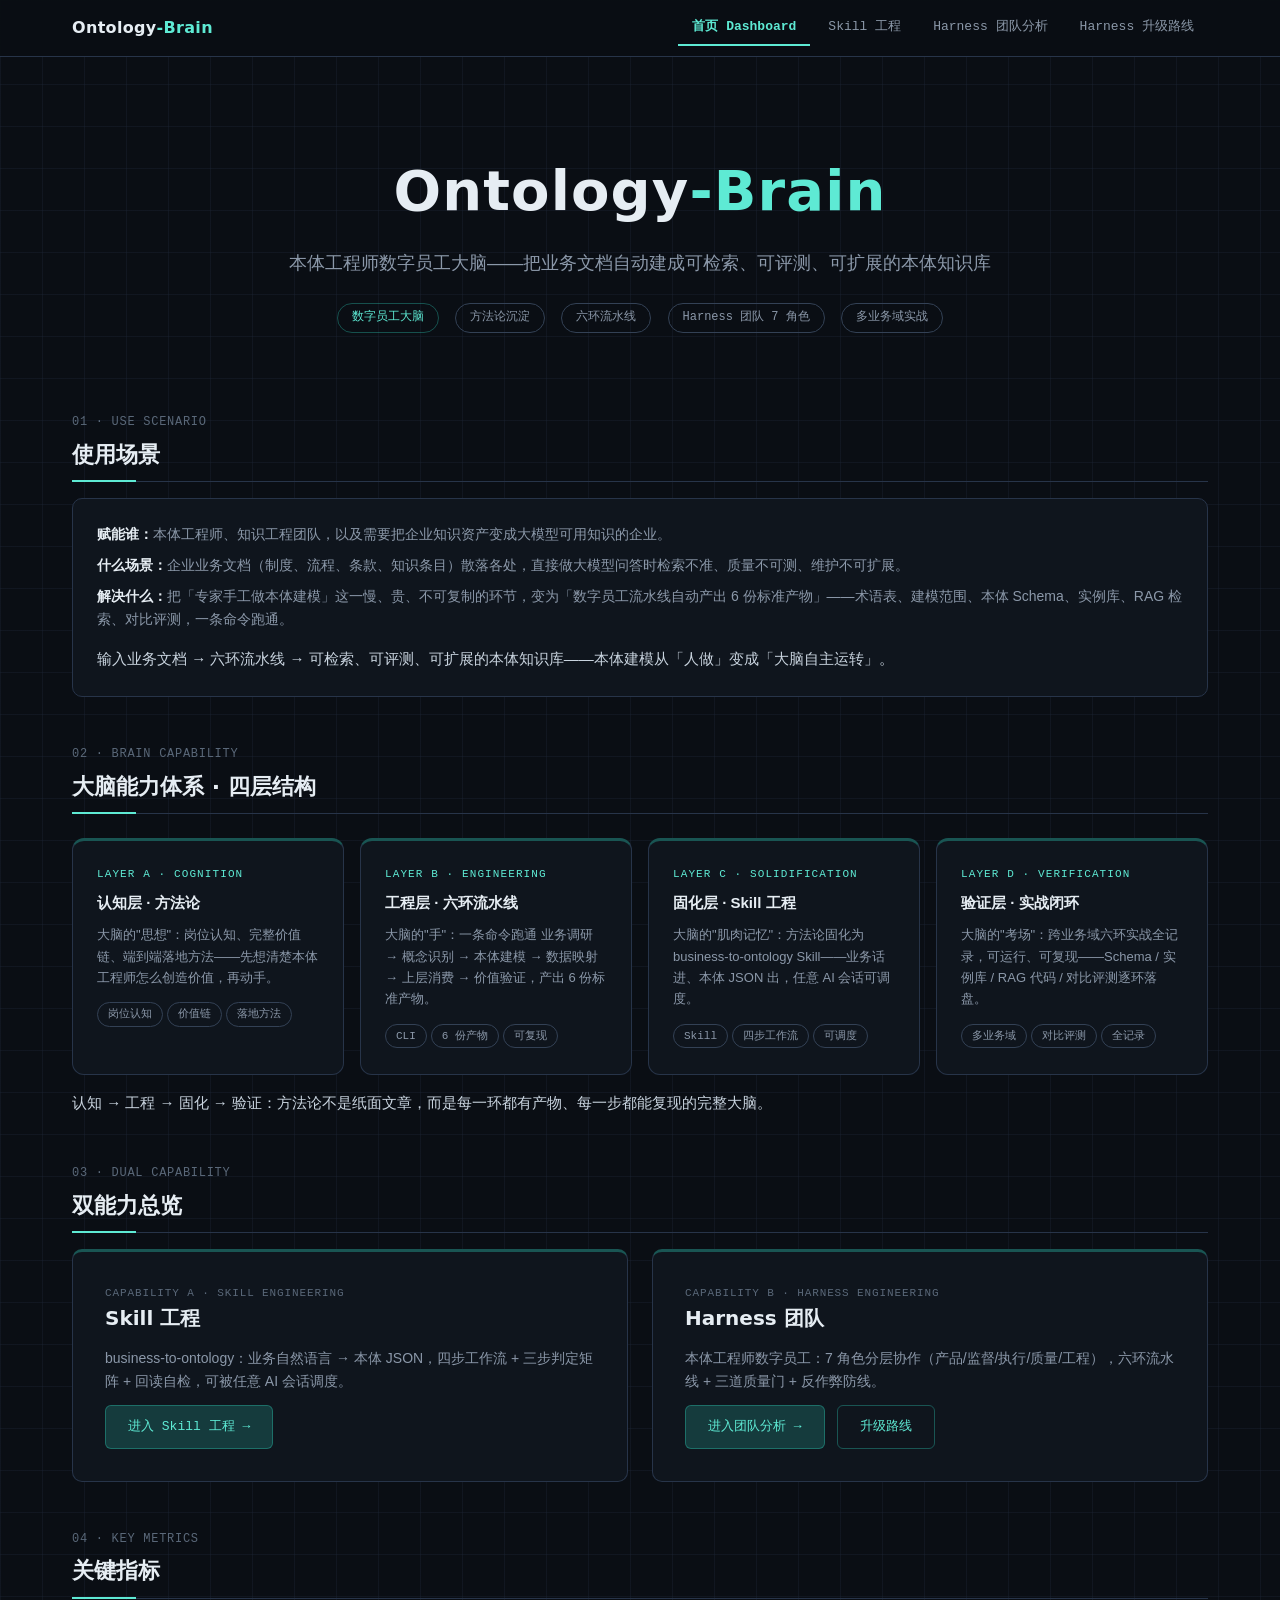
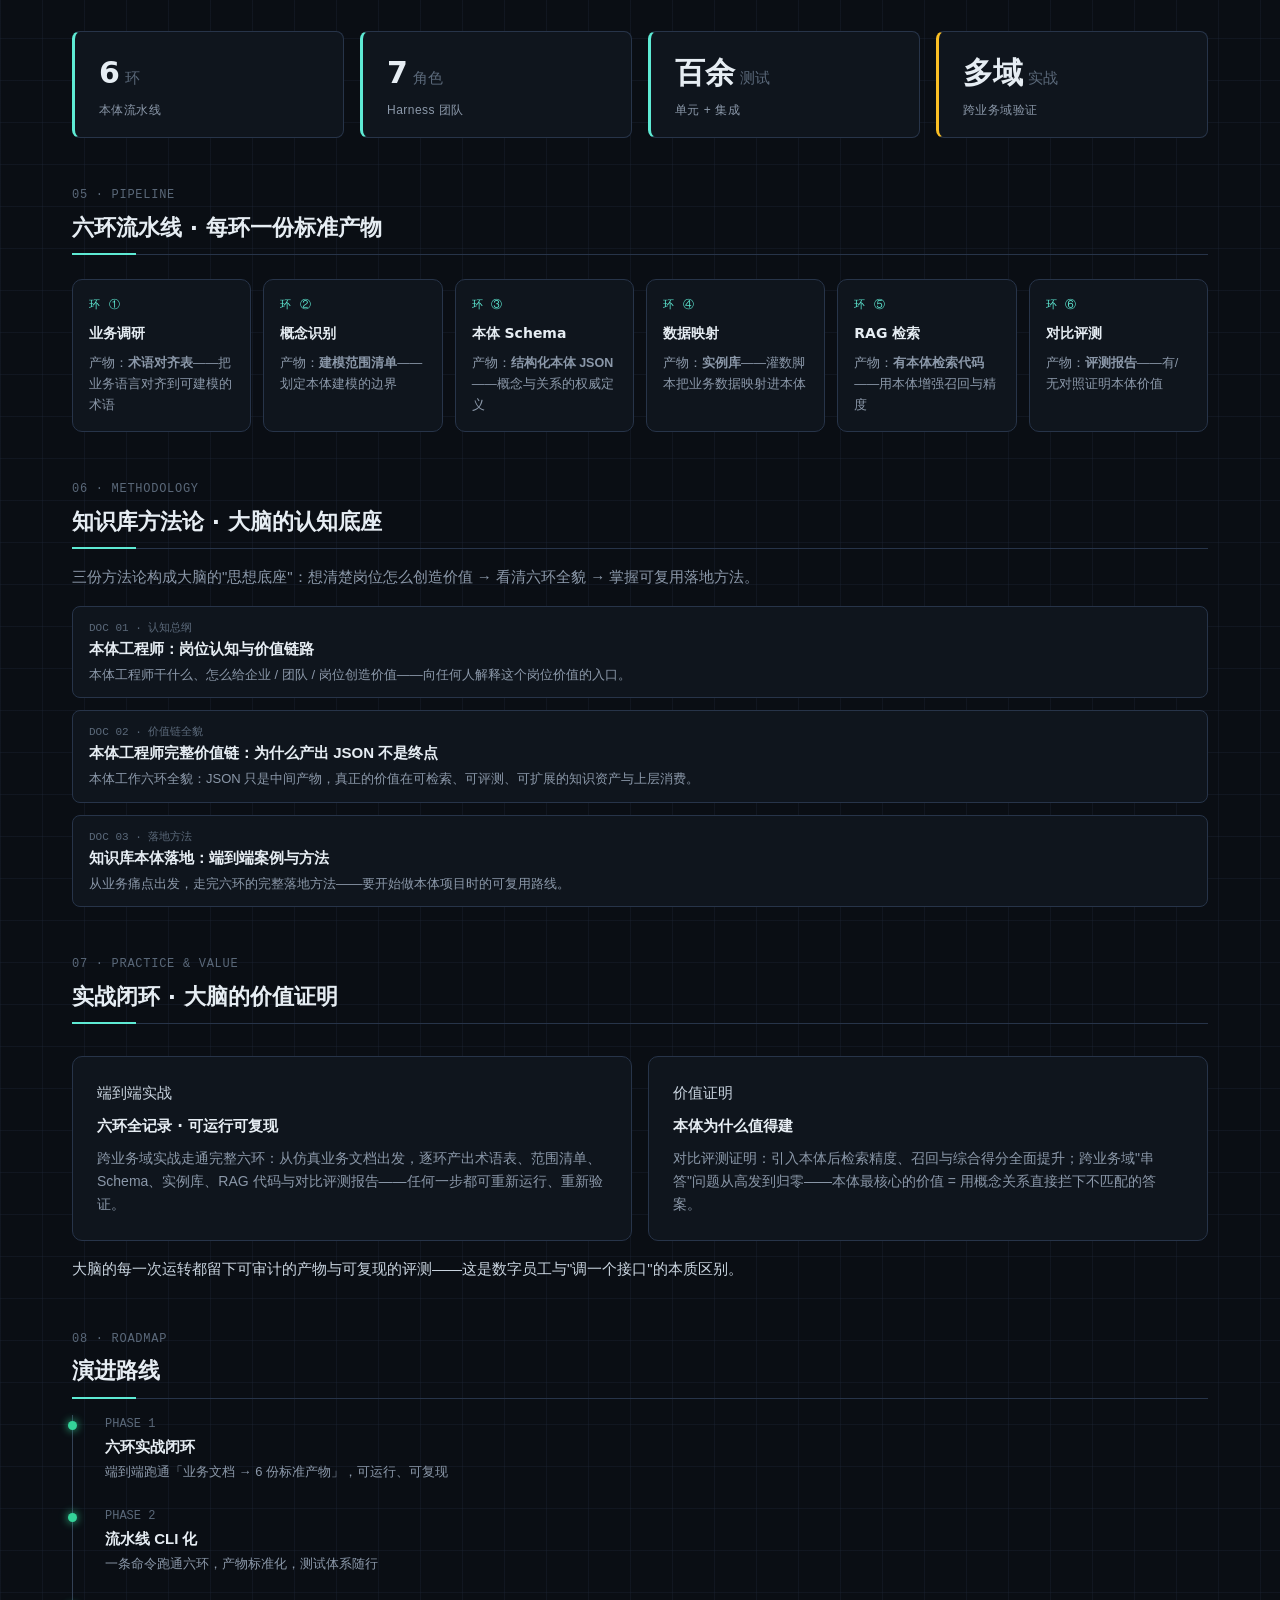
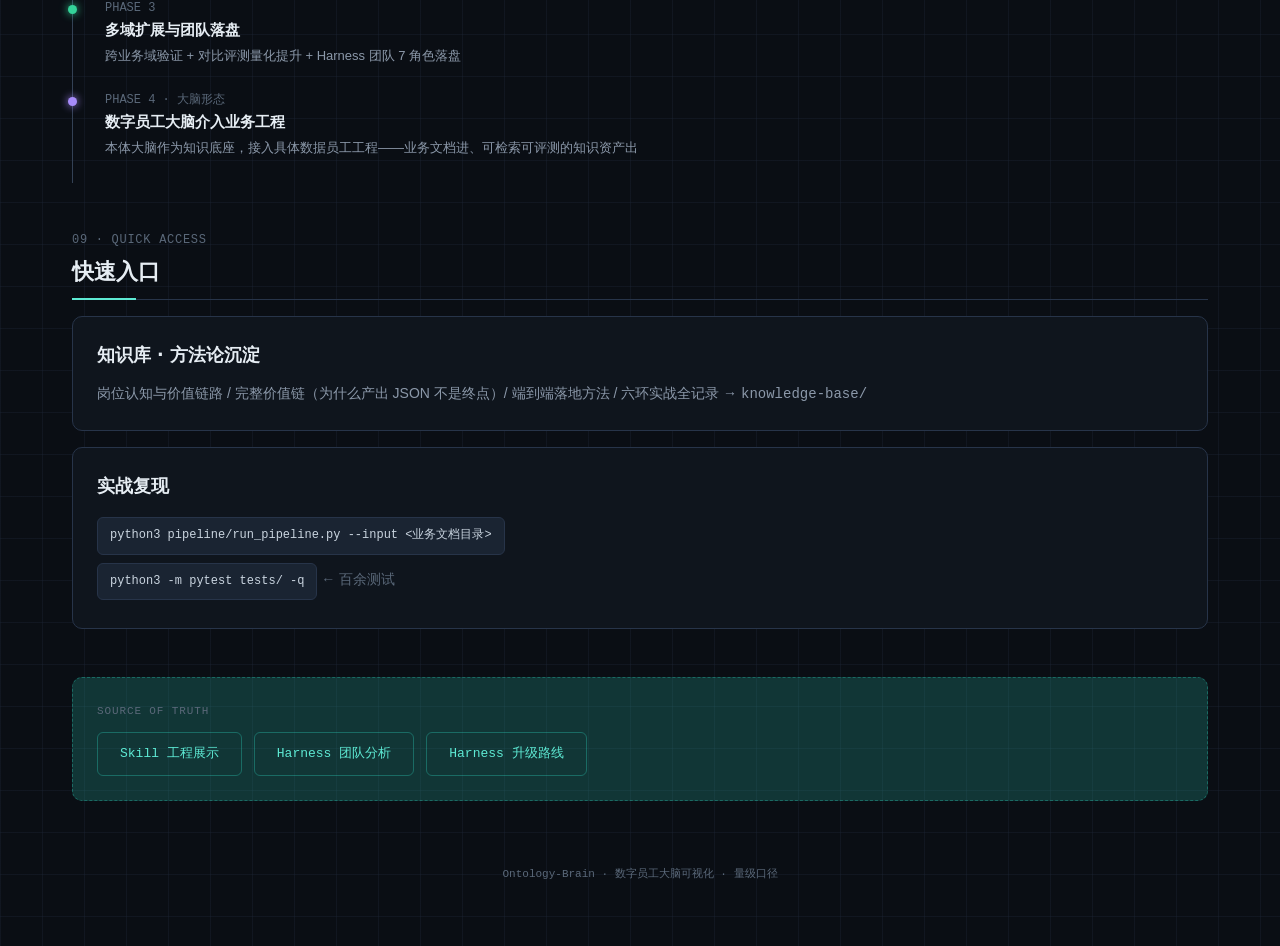
<file: index.html>
<!DOCTYPE html>
<html lang="zh-CN">
<head>
<meta charset="UTF-8">
<meta name="viewport" content="width=device-width, initial-scale=1.0">
<title>Ontology-Brain · 可视化首页</title>
<link rel="stylesheet" href="./assets/css/shared.css">
<style>
  .hero { text-align: center; padding: var(--sp-8) 0 var(--sp-6); }
  .hero h1 { font-family: var(--font-display); font-size: 56px; font-weight: 700; color: var(--fg-0); letter-spacing: 0.02em; }
  .hero h1 span { color: var(--accent); }
  .hero .slogan { color: var(--fg-2); font-size: 18px; margin-top: var(--sp-3); }
  .hero .badges { margin-top: var(--sp-5); }
  .hero .badge {
    display: inline-block; margin: 0 6px; padding: 4px 14px;
    border: 1px solid var(--line-2); border-radius: 999px;
    font-family: var(--font-mono); font-size: 12px; color: var(--fg-2);
  }
  .hero .badge.b { color: var(--accent); border-color: var(--accent-line); }
  .duo { display: grid; grid-template-columns: 1fr 1fr; gap: var(--sp-5); }
  .duo .card { padding: var(--sp-6); border-top: 3px solid var(--accent-line); }
  .duo .card h2 { font-family: var(--font-display); color: var(--fg-0); font-size: 20px; margin-bottom: var(--sp-3); }
  .duo .card .cap { color: var(--fg-3); font-family: var(--font-mono); font-size: 11px; letter-spacing: 0.08em; text-transform: uppercase; }
  .duo .card p { color: var(--fg-2); margin: var(--sp-3) 0; font-size: 14px; }
  .timeline { list-style: none; margin-top: var(--sp-4); }
  .timeline li {
    position: relative; padding: 0 0 var(--sp-5) var(--sp-6);
    border-left: 1px solid var(--line-2);
  }
  .timeline li::before {
    content: ''; position: absolute; left: -5px; top: 6px;
    width: 9px; height: 9px; border-radius: 50%; background: var(--accent);
    box-shadow: 0 0 8px var(--accent);
  }
  .timeline li.done::before { background: var(--ok); box-shadow: 0 0 8px var(--ok); }
  .timeline li.next::before { background: var(--new); box-shadow: 0 0 8px var(--new); }
  .timeline .t-phase { font-family: var(--font-mono); font-size: 12px; color: var(--fg-3); }
  .timeline .t-title { color: var(--fg-0); font-weight: 600; }
  .timeline .t-desc { color: var(--fg-2); font-size: 13px; margin-top: 2px; }
  .cmd { background: var(--bg-3); border: 1px solid var(--line-1); border-radius: 6px; padding: 8px 12px; font-family: var(--font-mono); font-size: 12px; color: var(--fg-1); display: inline-block; margin: 4px 0; }
  .flow-steps { display: grid; grid-template-columns: repeat(auto-fit, minmax(160px, 1fr)); gap: var(--sp-3); margin: var(--sp-5) 0; }
  .flow-step { background: var(--bg-1); border: 1px solid var(--line-1); border-radius: 10px; padding: var(--sp-4); }
  .flow-step .step-no { font-family: var(--font-mono); font-size: 11px; color: var(--accent); letter-spacing: 0.1em; margin-bottom: var(--sp-2); display: block; }
  .flow-step h4 { color: var(--fg-0); font-family: var(--font-display); font-size: 14px; margin-bottom: var(--sp-2); }
  .flow-step p { color: var(--fg-2); font-size: 12.5px; }
  .brain-layer { display: grid; grid-template-columns: repeat(auto-fit, minmax(230px, 1fr)); gap: var(--sp-4); margin-top: var(--sp-5); }
  .layer { background: var(--bg-1); border: 1px solid var(--line-1); border-radius: 12px; padding: var(--sp-5); border-top: 3px solid var(--accent-line); }
  .layer .layer-no { font-family: var(--font-mono); font-size: 11px; color: var(--accent); letter-spacing: 0.1em; }
  .layer h3 { color: var(--fg-0); font-size: 15px; margin: var(--sp-2) 0; }
  .layer p { color: var(--fg-2); font-size: 13px; }
  .layer .l-tags { margin-top: var(--sp-3); }
  .layer .l-tags span { display: inline-block; padding: 2px 10px; border: 1px solid var(--line-2); border-radius: 999px; font-family: var(--font-mono); font-size: 11px; color: var(--fg-2); margin: 2px 4px 2px 0; }
  .doc-list { list-style: none; margin-top: var(--sp-4); }
  .doc-list li { padding: var(--sp-3) var(--sp-4); background: var(--bg-1); border: 1px solid var(--line-1); border-radius: 8px; margin-bottom: var(--sp-3); }
  .doc-list .d-title { color: var(--fg-0); font-weight: 600; }
  .doc-list .d-desc { color: var(--fg-2); font-size: 13px; margin-top: 2px; }
  .doc-list .d-q { font-family: var(--font-mono); font-size: 11px; color: var(--fg-3); }
  @media (max-width: 768px) {
    .hero h1 { font-size: 36px; }
    .duo { grid-template-columns: 1fr; }
  }
</style>
</head>
<body>
<script src="./assets/js/navigation.js"></script>
<script>injectNavbar('home', '.');</script>

<div class="page-wrap">

  <!-- 1. Hero -->
  <section class="hero" id="sec-hero">
    <h1>Ontology<span>-Brain</span></h1>
    <p class="slogan">本体工程师数字员工大脑——把业务文档自动建成可检索、可评测、可扩展的本体知识库</p>
    <div class="badges">
      <span class="badge b">数字员工大脑</span>
      <span class="badge">方法论沉淀</span>
      <span class="badge">六环流水线</span>
      <span class="badge">Harness 团队 7 角色</span>
      <span class="badge">多业务域实战</span>
    </div>
  </section>

  <!-- 2. 使用场景 -->
  <section id="sec-scenario">
    <h2 class="section-title"><span class="sub">01 · USE SCENARIO</span>使用场景</h2>
    <div class="card">
      <p><b style="color:var(--fg-0)">赋能谁：</b>本体工程师、知识工程团队，以及需要把企业知识资产变成大模型可用知识的企业。</p>
      <p style="margin-top:var(--sp-2);"><b style="color:var(--fg-0)">什么场景：</b>企业业务文档（制度、流程、条款、知识条目）散落各处，直接做大模型问答时检索不准、质量不可测、维护不可扩展。</p>
      <p style="margin-top:var(--sp-2);"><b style="color:var(--fg-0)">解决什么：</b>把「专家手工做本体建模」这一慢、贵、不可复制的环节，变为「数字员工流水线自动产出 6 份标准产物」——术语表、建模范围、本体 Schema、实例库、RAG 检索、对比评测，一条命令跑通。</p>
      <div class="lead" style="margin-top:var(--sp-4);">输入业务文档 → 六环流水线 → 可检索、可评测、可扩展的本体知识库——本体建模从「人做」变成「大脑自主运转」。</div>
    </div>
  </section>

  <!-- 3. 大脑能力体系 -->
  <section id="sec-brain">
    <h2 class="section-title"><span class="sub">02 · BRAIN CAPABILITY</span>大脑能力体系 · 四层结构</h2>
    <div class="brain-layer">
      <div class="layer">
        <div class="layer-no">LAYER A · COGNITION</div>
        <h3>认知层 · 方法论</h3>
        <p>大脑的"思想"：岗位认知、完整价值链、端到端落地方法——先想清楚本体工程师怎么创造价值，再动手。</p>
        <div class="l-tags"><span>岗位认知</span><span>价值链</span><span>落地方法</span></div>
      </div>
      <div class="layer">
        <div class="layer-no">LAYER B · ENGINEERING</div>
        <h3>工程层 · 六环流水线</h3>
        <p>大脑的"手"：一条命令跑通 业务调研 → 概念识别 → 本体建模 → 数据映射 → 上层消费 → 价值验证，产出 6 份标准产物。</p>
        <div class="l-tags"><span>CLI</span><span>6 份产物</span><span>可复现</span></div>
      </div>
      <div class="layer">
        <div class="layer-no">LAYER C · SOLIDIFICATION</div>
        <h3>固化层 · Skill 工程</h3>
        <p>大脑的"肌肉记忆"：方法论固化为 business-to-ontology Skill——业务话进、本体 JSON 出，任意 AI 会话可调度。</p>
        <div class="l-tags"><span>Skill</span><span>四步工作流</span><span>可调度</span></div>
      </div>
      <div class="layer">
        <div class="layer-no">LAYER D · VERIFICATION</div>
        <h3>验证层 · 实战闭环</h3>
        <p>大脑的"考场"：跨业务域六环实战全记录，可运行、可复现——Schema / 实例库 / RAG 代码 / 对比评测逐环落盘。</p>
        <div class="l-tags"><span>多业务域</span><span>对比评测</span><span>全记录</span></div>
      </div>
    </div>
    <div class="lead" style="margin-top:var(--sp-4);">认知 → 工程 → 固化 → 验证：方法论不是纸面文章，而是每一环都有产物、每一步都能复现的完整大脑。</div>
  </section>

  <!-- 4. 双能力概览 -->
  <section id="sec-duo">
    <h2 class="section-title"><span class="sub">03 · DUAL CAPABILITY</span>双能力总览</h2>
    <div class="duo">
      <div class="card">
        <div class="cap">CAPABILITY A · SKILL ENGINEERING</div>
        <h2>Skill 工程</h2>
        <p>business-to-ontology：业务自然语言 → 本体 JSON，四步工作流 + 三步判定矩阵 + 回读自检，可被任意 AI 会话调度。</p>
        <a class="btn solid" href="./skill/index.html">进入 Skill 工程 →</a>
      </div>
      <div class="card">
        <div class="cap">CAPABILITY B · HARNESS ENGINEERING</div>
        <h2>Harness 团队</h2>
        <p>本体工程师数字员工：7 角色分层协作（产品/监督/执行/质量/工程），六环流水线 + 三道质量门 + 反作弊防线。</p>
        <a class="btn solid" href="./harness/analysis.html">进入团队分析 →</a>
        <a class="btn" href="./harness/upgrade.html" style="margin-left:8px;">升级路线</a>
      </div>
    </div>
  </section>

  <!-- 5. KPI 看板 -->
  <section id="sec-kpi">
    <h2 class="section-title"><span class="sub">04 · KEY METRICS</span>关键指标</h2>
    <div class="kpi-strip">
      <div class="kpi-card"><div class="kpi-num">6<small> 环</small></div><div class="kpi-label">本体流水线</div></div>
      <div class="kpi-card"><div class="kpi-num">7<small> 角色</small></div><div class="kpi-label">Harness 团队</div></div>
      <div class="kpi-card"><div class="kpi-num">百余<small> 测试</small></div><div class="kpi-label">单元 + 集成</div></div>
      <div class="kpi-card warn"><div class="kpi-num">多域<small> 实战</small></div><div class="kpi-label">跨业务域验证</div></div>
    </div>
  </section>

  <!-- 6. 六环流水线 -->
  <section id="sec-pipeline">
    <h2 class="section-title"><span class="sub">05 · PIPELINE</span>六环流水线 · 每环一份标准产物</h2>
    <div class="flow-steps">
      <div class="flow-step"><span class="step-no">环 ①</span><h4>业务调研</h4><p>产物：<b>术语对齐表</b>——把业务语言对齐到可建模的术语</p></div>
      <div class="flow-step"><span class="step-no">环 ②</span><h4>概念识别</h4><p>产物：<b>建模范围清单</b>——划定本体建模的边界</p></div>
      <div class="flow-step"><span class="step-no">环 ③</span><h4>本体 Schema</h4><p>产物：<b>结构化本体 JSON</b>——概念与关系的权威定义</p></div>
      <div class="flow-step"><span class="step-no">环 ④</span><h4>数据映射</h4><p>产物：<b>实例库</b>——灌数脚本把业务数据映射进本体</p></div>
      <div class="flow-step"><span class="step-no">环 ⑤</span><h4>RAG 检索</h4><p>产物：<b>有本体检索代码</b>——用本体增强召回与精度</p></div>
      <div class="flow-step"><span class="step-no">环 ⑥</span><h4>对比评测</h4><p>产物：<b>评测报告</b>——有/无对照证明本体价值</p></div>
    </div>
  </section>

  <!-- 7. 知识库方法论 -->
  <section id="sec-method">
    <h2 class="section-title"><span class="sub">06 · METHODOLOGY</span>知识库方法论 · 大脑的认知底座</h2>
    <p style="color:var(--fg-2);">三份方法论构成大脑的"思想底座"：想清楚岗位怎么创造价值 → 看清六环全貌 → 掌握可复用落地方法。</p>
    <ul class="doc-list">
      <li>
        <div class="d-q">DOC 01 · 认知总纲</div>
        <div class="d-title">本体工程师：岗位认知与价值链路</div>
        <div class="d-desc">本体工程师干什么、怎么给企业 / 团队 / 岗位创造价值——向任何人解释这个岗位价值的入口。</div>
      </li>
      <li>
        <div class="d-q">DOC 02 · 价值链全貌</div>
        <div class="d-title">本体工程师完整价值链：为什么产出 JSON 不是终点</div>
        <div class="d-desc">本体工作六环全貌：JSON 只是中间产物，真正的价值在可检索、可评测、可扩展的知识资产与上层消费。</div>
      </li>
      <li>
        <div class="d-q">DOC 03 · 落地方法</div>
        <div class="d-title">知识库本体落地：端到端案例与方法</div>
        <div class="d-desc">从业务痛点出发，走完六环的完整落地方法——要开始做本体项目时的可复用路线。</div>
      </li>
    </ul>
  </section>

  <!-- 8. 实战闭环与价值 -->
  <section id="sec-practice">
    <h2 class="section-title"><span class="sub">07 · PRACTICE & VALUE</span>实战闭环 · 大脑的价值证明</h2>
    <div class="grid g2" style="display:grid;grid-template-columns:1fr 1fr;gap:var(--sp-4);">
      <div class="card" style="margin-top:var(--sp-4);">
        <div class="cap">端到端实战</div>
        <h3 style="color:var(--fg-0);font-size:15px;margin:var(--sp-2) 0;">六环全记录 · 可运行可复现</h3>
        <p>跨业务域实战走通完整六环：从仿真业务文档出发，逐环产出术语表、范围清单、Schema、实例库、RAG 代码与对比评测报告——任何一步都可重新运行、重新验证。</p>
      </div>
      <div class="card" style="margin-top:var(--sp-4);">
        <div class="cap">价值证明</div>
        <h3 style="color:var(--fg-0);font-size:15px;margin:var(--sp-2) 0;">本体为什么值得建</h3>
        <p>对比评测证明：引入本体后检索精度、召回与综合得分全面提升；跨业务域"串答"问题从高发到归零——本体最核心的价值 = 用概念关系直接拦下不匹配的答案。</p>
      </div>
    </div>
    <div class="lead" style="margin-top:var(--sp-4);">大脑的每一次运转都留下可审计的产物与可复现的评测——这是数字员工与"调一个接口"的本质区别。</div>
  </section>

  <!-- 9. 演进路线 -->
  <section id="sec-roadmap">
    <h2 class="section-title"><span class="sub">08 · ROADMAP</span>演进路线</h2>
    <ul class="timeline">
      <li class="done">
        <div class="t-phase">PHASE 1</div>
        <div class="t-title">六环实战闭环</div>
        <div class="t-desc">端到端跑通「业务文档 → 6 份标准产物」，可运行、可复现</div>
      </li>
      <li class="done">
        <div class="t-phase">PHASE 2</div>
        <div class="t-title">流水线 CLI 化</div>
        <div class="t-desc">一条命令跑通六环，产物标准化，测试体系随行</div>
      </li>
      <li class="done">
        <div class="t-phase">PHASE 3</div>
        <div class="t-title">多域扩展与团队落盘</div>
        <div class="t-desc">跨业务域验证 + 对比评测量化提升 + Harness 团队 7 角色落盘</div>
      </li>
      <li class="next">
        <div class="t-phase">PHASE 4 · 大脑形态</div>
        <div class="t-title">数字员工大脑介入业务工程</div>
        <div class="t-desc">本体大脑作为知识底座，接入具体数据员工工程——业务文档进、可检索可评测的知识资产出</div>
      </li>
    </ul>
  </section>

  <!-- 10. 快速入口 -->
  <section id="sec-entry">
    <h2 class="section-title"><span class="sub">09 · QUICK ACCESS</span>快速入口</h2>
    <div class="card" style="margin-bottom:var(--sp-4);">
      <h3>知识库 · 方法论沉淀</h3>
      <p>岗位认知与价值链路 / 完整价值链（为什么产出 JSON 不是终点）/ 端到端落地方法 / 六环实战全记录 → <code>knowledge-base/</code></p>
    </div>
    <div class="card" style="margin-bottom:var(--sp-4);">
      <h3>实战复现</h3>
      <p><code class="cmd">python3 pipeline/run_pipeline.py --input &lt;业务文档目录&gt;</code></p>
      <p><code class="cmd">python3 -m pytest tests/ -q</code> <span style="color:var(--fg-3)">← 百余测试</span></p>
    </div>
    <div class="related-card">
      <div class="label">SOURCE OF TRUTH</div>
      <div class="link-row">
        <a class="btn" href="./skill/index.html">Skill 工程展示</a>
        <a class="btn" href="./harness/analysis.html">Harness 团队分析</a>
        <a class="btn" href="./harness/upgrade.html">Harness 升级路线</a>
      </div>
    </div>
  </section>

  <p style="text-align:center; margin-top:var(--sp-8); font-family:var(--font-mono); font-size:11px; color:var(--fg-3);">
    Ontology-Brain · 数字员工大脑可视化 · 量级口径
  </p>
</div>
</body>
</html>
</file>
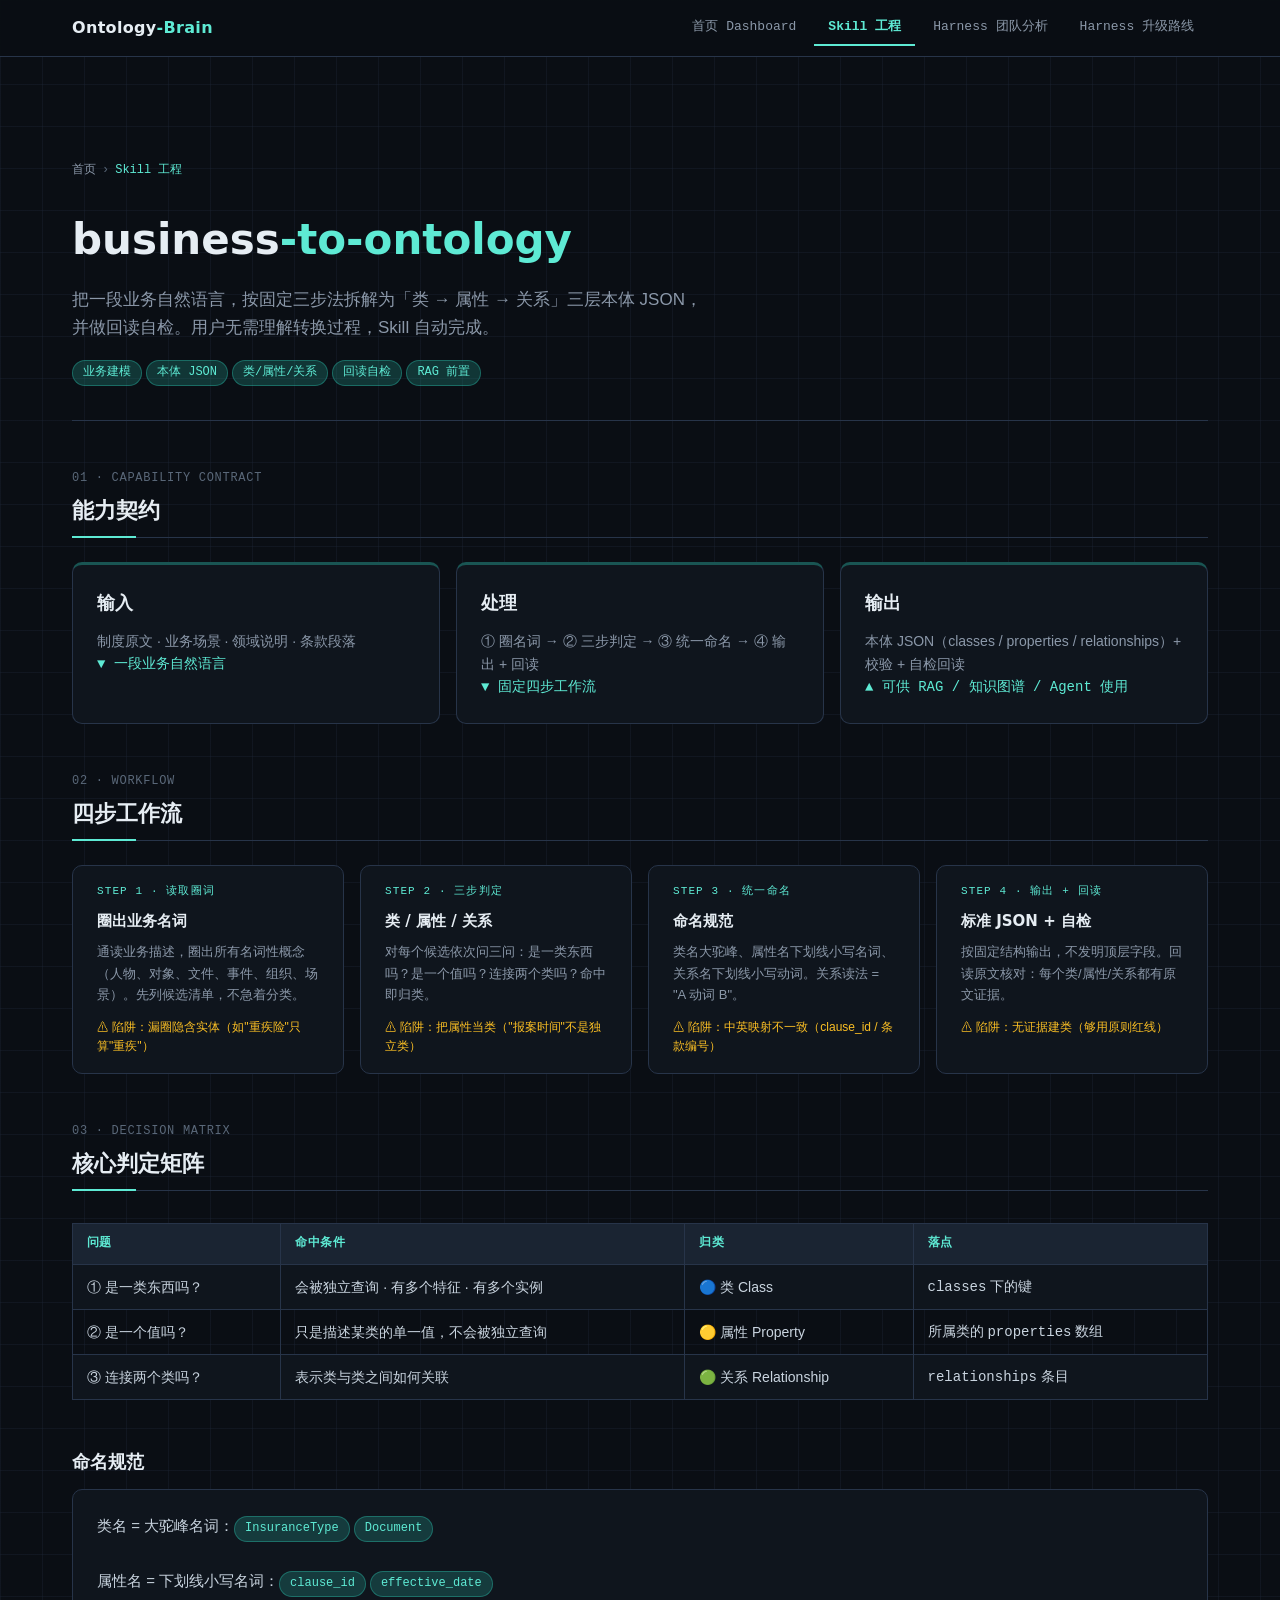
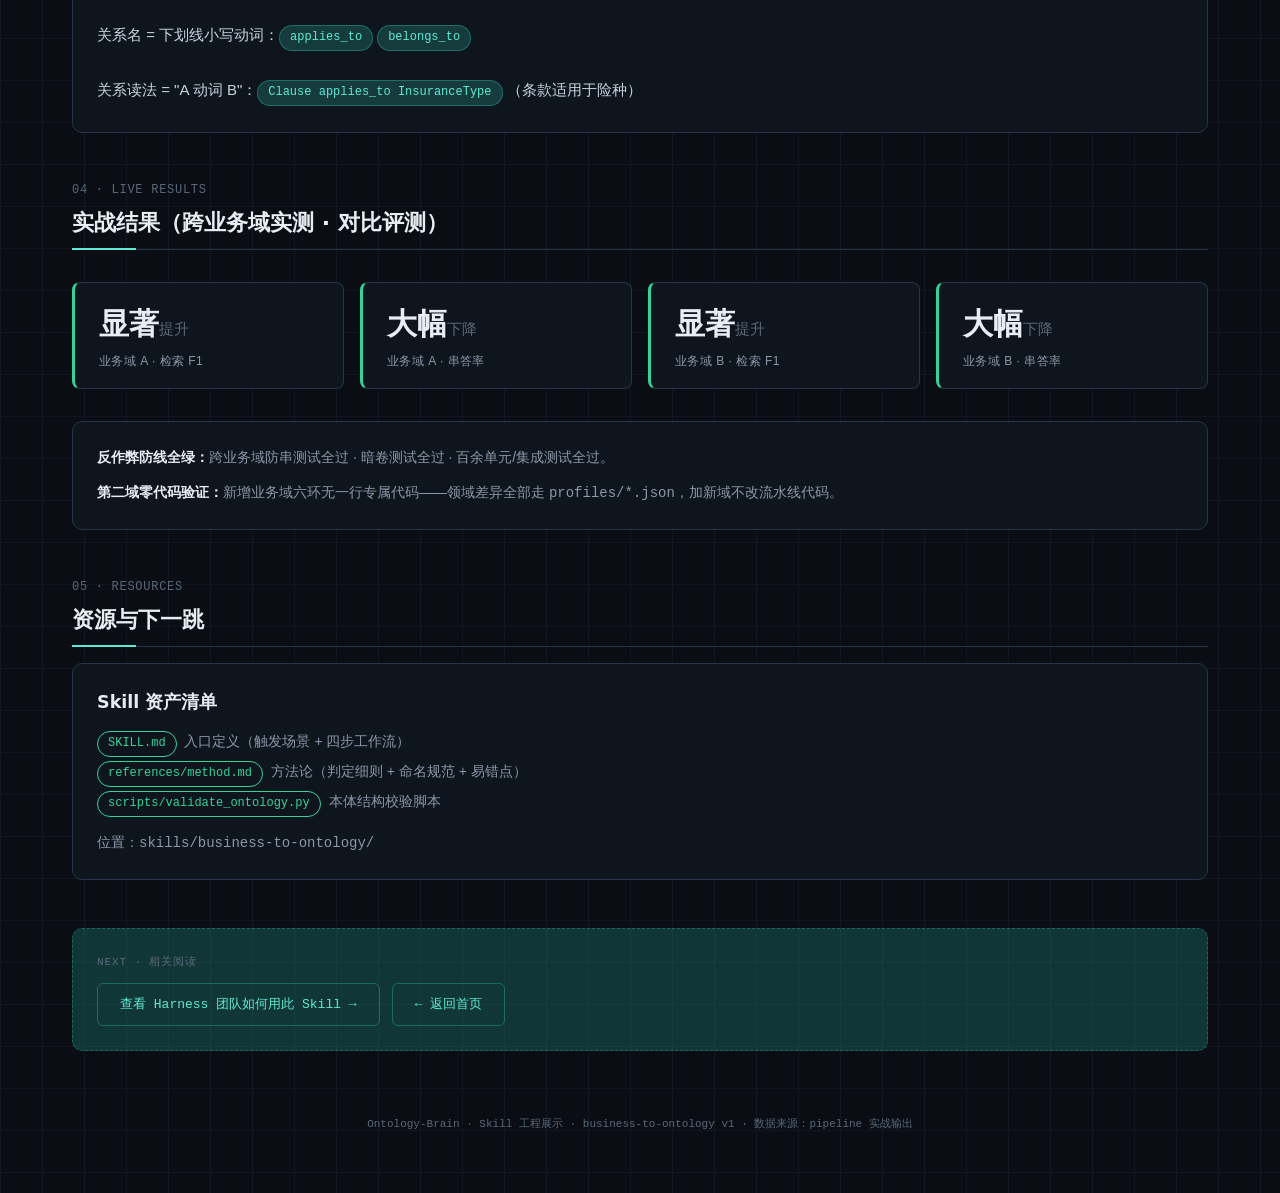
<file: skill/index.html>
<!DOCTYPE html>
<html lang="zh-CN">
<head>
<meta charset="UTF-8">
<meta name="viewport" content="width=device-width, initial-scale=1.0">
<title>Skill 工程 · business-to-ontology — Ontology-Brain</title>
<link rel="stylesheet" href="../assets/css/shared.css">
<style>
  .hero { padding: var(--sp-8) 0 var(--sp-6); border-bottom: 1px solid var(--line-1); }
  .hero h1 { font-family: var(--font-display); font-size: 42px; font-weight: 700; color: var(--fg-0); }
  .hero h1 span { color: var(--accent); }
  .hero .lead { color: var(--fg-2); font-size: 17px; margin-top: var(--sp-3); max-width: 640px; }
  .hero .tags { margin-top: var(--sp-4); }
  .contract { display: grid; grid-template-columns: 1fr 1fr 1fr; gap: var(--sp-4); margin-top: var(--sp-5); }
  .contract .card { border-top: 3px solid var(--accent-line); }
  .contract .card .arrow { font-family: var(--font-mono); color: var(--accent); }
  @media (max-width: 768px) {
    .hero h1 { font-size: 30px; }
    .contract { grid-template-columns: 1fr; }
  }
</style>
</head>
<body>
<script src="../assets/js/navigation.js"></script>
<script>injectNavbar('skill', '..');</script>

<div class="page-wrap">

  <!-- 1. Hero -->
  <section class="hero" id="sec-hero">
    <div class="breadcrumb"><a href="../index.html">首页</a><span class="sep">›</span><span class="cur">Skill 工程</span></div>
    <h1>business<span>-to-ontology</span></h1>
    <p class="lead">把一段业务自然语言，按固定三步法拆解为「类 → 属性 → 关系」三层本体 JSON，并做回读自检。用户无需理解转换过程，Skill 自动完成。</p>
    <div class="tags">
      <span class="tag">业务建模</span><span class="tag">本体 JSON</span><span class="tag">类/属性/关系</span><span class="tag">回读自检</span><span class="tag">RAG 前置</span>
    </div>
  </section>

  <!-- 2. 能力契约 -->
  <section id="sec-contract">
    <h2 class="section-title"><span class="sub">01 · CAPABILITY CONTRACT</span>能力契约</h2>
    <div class="contract">
      <div class="card"><h3>输入</h3><p>制度原文 · 业务场景 · 领域说明 · 条款段落</p><p class="arrow">▼ 一段业务自然语言</p></div>
      <div class="card"><h3>处理</h3><p>① 圈名词 → ② 三步判定 → ③ 统一命名 → ④ 输出 + 回读</p><p class="arrow">▼ 固定四步工作流</p></div>
      <div class="card"><h3>输出</h3><p>本体 JSON（classes / properties / relationships）+ 校验 + 自检回读</p><p class="arrow">▲ 可供 RAG / 知识图谱 / Agent 使用</p></div>
    </div>
  </section>

  <!-- 3. 四步工作流 -->
  <section id="sec-workflow">
    <h2 class="section-title"><span class="sub">02 · WORKFLOW</span>四步工作流</h2>
    <div class="flow-steps">
      <div class="flow-step">
        <span class="step-no">STEP 1 · 读取圈词</span>
        <h4>圈出业务名词</h4>
        <p>通读业务描述，圈出所有名词性概念（人物、对象、文件、事件、组织、场景）。先列候选清单，不急着分类。</p>
        <p class="trap">⚠ 陷阱：漏圈隐含实体（如"重疾险"只算"重疾"）</p>
      </div>
      <div class="flow-step">
        <span class="step-no">STEP 2 · 三步判定</span>
        <h4>类 / 属性 / 关系</h4>
        <p>对每个候选依次问三问：是一类东西吗？是一个值吗？连接两个类吗？命中即归类。</p>
        <p class="trap">⚠ 陷阱：把属性当类（"报案时间"不是独立类）</p>
      </div>
      <div class="flow-step">
        <span class="step-no">STEP 3 · 统一命名</span>
        <h4>命名规范</h4>
        <p>类名大驼峰、属性名下划线小写名词、关系名下划线小写动词。关系读法 = "A 动词 B"。</p>
        <p class="trap">⚠ 陷阱：中英映射不一致（clause_id / 条款编号）</p>
      </div>
      <div class="flow-step">
        <span class="step-no">STEP 4 · 输出 + 回读</span>
        <h4>标准 JSON + 自检</h4>
        <p>按固定结构输出，不发明顶层字段。回读原文核对：每个类/属性/关系都有原文证据。</p>
        <p class="trap">⚠ 陷阱：无证据建类（够用原则红线）</p>
      </div>
    </div>
  </section>

  <!-- 4. 判定矩阵 + 命名规范 -->
  <section id="sec-matrix">
    <h2 class="section-title"><span class="sub">03 · DECISION MATRIX</span>核心判定矩阵</h2>
    <div class="table-scroll">
      <table class="data-table">
        <tr><th>问题</th><th>命中条件</th><th>归类</th><th>落点</th></tr>
        <tr><td>① 是一类东西吗？</td><td>会被独立查询 · 有多个特征 · 有多个实例</td><td>🔵 类 Class</td><td><code>classes</code> 下的键</td></tr>
        <tr><td>② 是一个值吗？</td><td>只是描述某类的单一值，不会被独立查询</td><td>🟡 属性 Property</td><td>所属类的 <code>properties</code> 数组</td></tr>
        <tr><td>③ 连接两个类吗？</td><td>表示类与类之间如何关联</td><td>🟢 关系 Relationship</td><td><code>relationships</code> 条目</td></tr>
      </table>
    </div>
    <h3 style="margin-top:var(--sp-6); color:var(--fg-0); font-family:var(--font-display);">命名规范</h3>
    <div class="card" style="margin-top:var(--sp-3);">
      <code>类名</code> = 大驼峰名词：<span class="tag">InsuranceType</span><span class="tag">Document</span><br><br>
      <code>属性名</code> = 下划线小写名词：<span class="tag">clause_id</span><span class="tag">effective_date</span><br><br>
      <code>关系名</code> = 下划线小写动词：<span class="tag">applies_to</span><span class="tag">belongs_to</span><br><br>
      <code>关系读法</code> = "A 动词 B"：<span class="tag">Clause applies_to InsuranceType</span>（条款适用于险种）
    </div>
  </section>

  <!-- 5. 实战结果（跨业务域实测） -->
  <section id="sec-results">
    <h2 class="section-title"><span class="sub">04 · LIVE RESULTS</span>实战结果（跨业务域实测 · 对比评测）</h2>
    <div class="kpi-strip">
      <div class="kpi-card delta"><div class="kpi-num">显著<small>提升</small></div><div class="kpi-label">业务域 A · 检索 F1</div></div>
      <div class="kpi-card delta"><div class="kpi-num">大幅<small>下降</small></div><div class="kpi-label">业务域 A · 串答率</div></div>
      <div class="kpi-card delta"><div class="kpi-num">显著<small>提升</small></div><div class="kpi-label">业务域 B · 检索 F1</div></div>
      <div class="kpi-card delta"><div class="kpi-num">大幅<small>下降</small></div><div class="kpi-label">业务域 B · 串答率</div></div>
    </div>
    <div class="card">
      <p><strong style="color:var(--fg-0)">反作弊防线全绿：</strong>跨业务域防串测试全过 · 暗卷测试全过 · 百余单元/集成测试全过。</p>
      <p style="margin-top:var(--sp-3)"><strong style="color:var(--fg-0)">第二域零代码验证：</strong>新增业务域六环无一行专属代码——领域差异全部走 <code>profiles/*.json</code>，加新域不改流水线代码。</p>
    </div>
  </section>

  <!-- 6. 资源与下一跳 -->
  <section id="sec-resources">
    <h2 class="section-title"><span class="sub">05 · RESOURCES</span>资源与下一跳</h2>
    <div class="card" style="margin-bottom:var(--sp-4);">
      <h3>Skill 资产清单</h3>
      <p><span class="tag ok">SKILL.md</span> 入口定义（触发场景 + 四步工作流）</p>
      <p><span class="tag ok">references/method.md</span> 方法论（判定细则 + 命名规范 + 易错点）</p>
      <p><span class="tag ok">scripts/validate_ontology.py</span> 本体结构校验脚本</p>
      <p style="margin-top:var(--sp-3)">位置：<code>skills/business-to-ontology/</code></p>
    </div>
    <div class="related-card">
      <div class="label">NEXT · 相关阅读</div>
      <div class="link-row">
        <a class="btn" href="../harness/analysis.html">查看 Harness 团队如何用此 Skill →</a>
        <a class="btn" href="../index.html">← 返回首页</a>
      </div>
    </div>
  </section>

  <p style="text-align:center; margin-top:var(--sp-8); font-family:var(--font-mono); font-size:11px; color:var(--fg-3);">
    Ontology-Brain · Skill 工程展示 · business-to-ontology v1 · 数据来源：pipeline 实战输出
  </p>
</div>
</body>
</html>
</file>
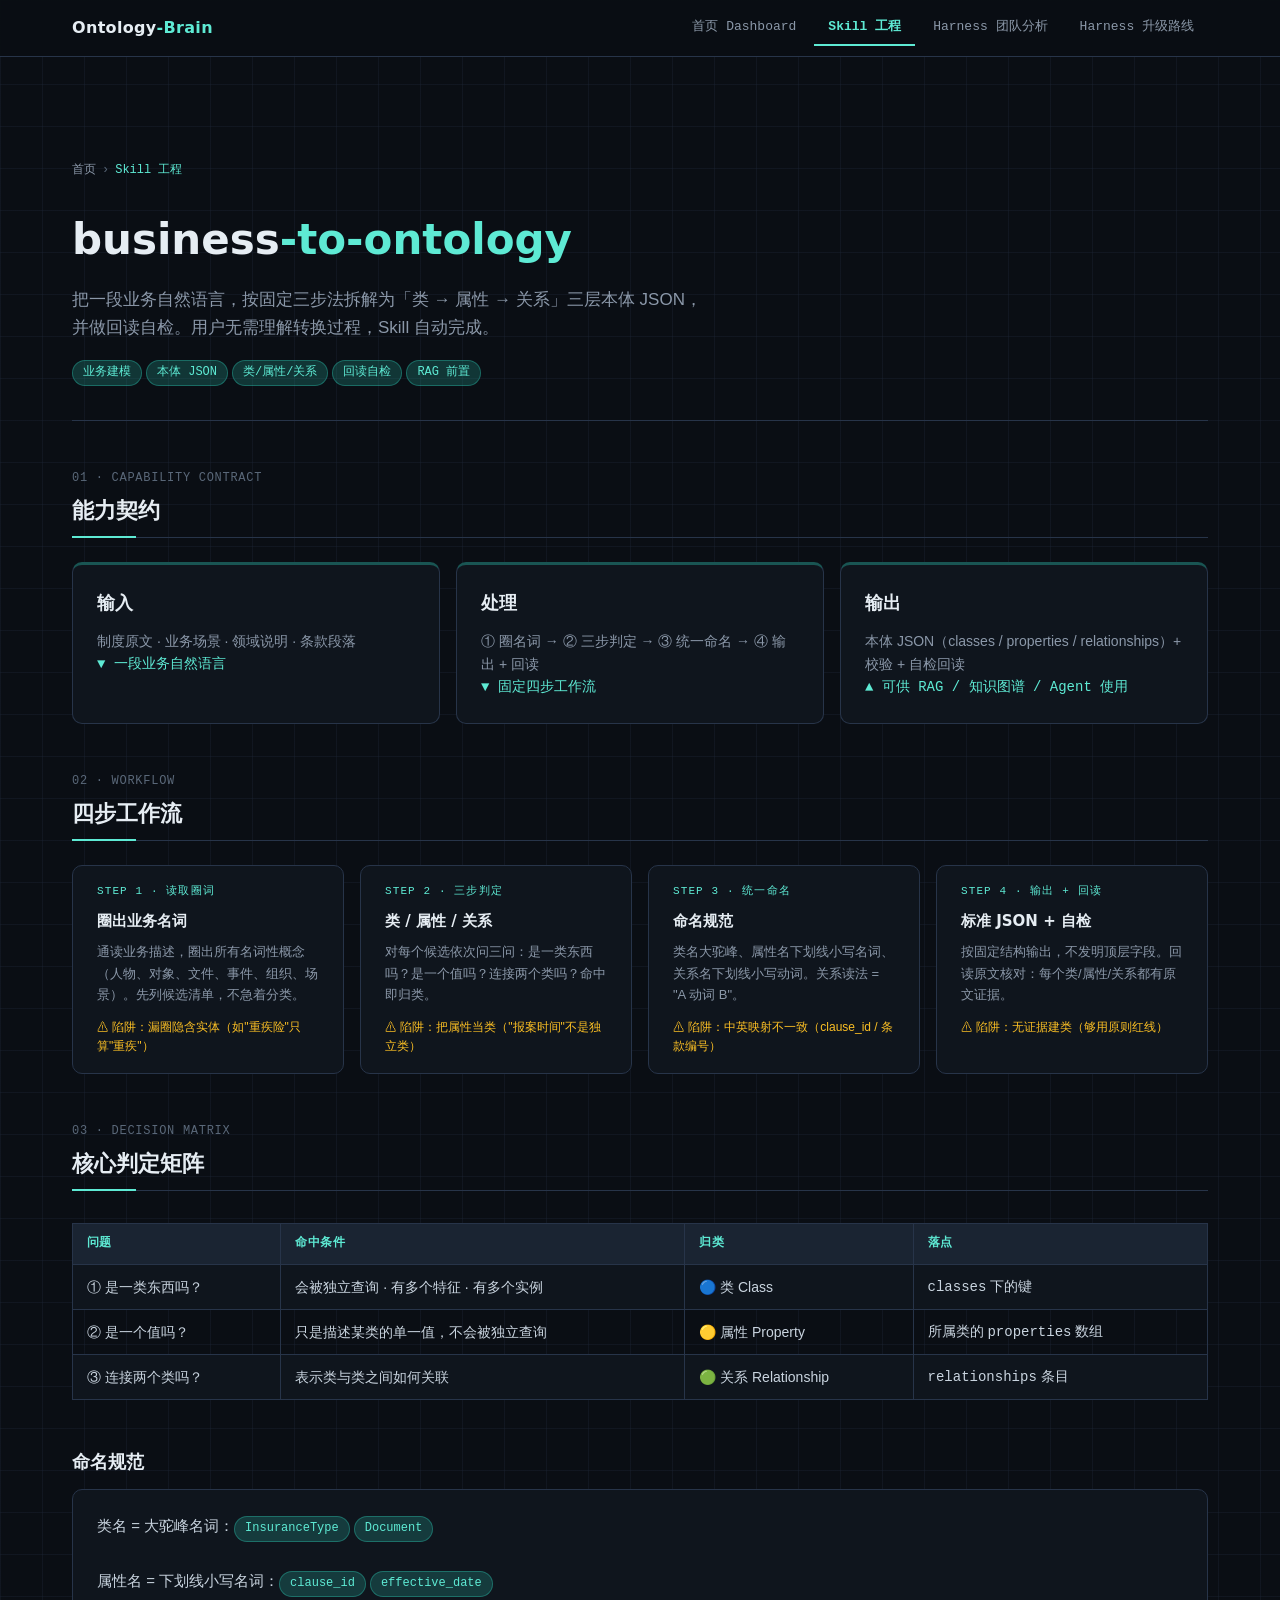
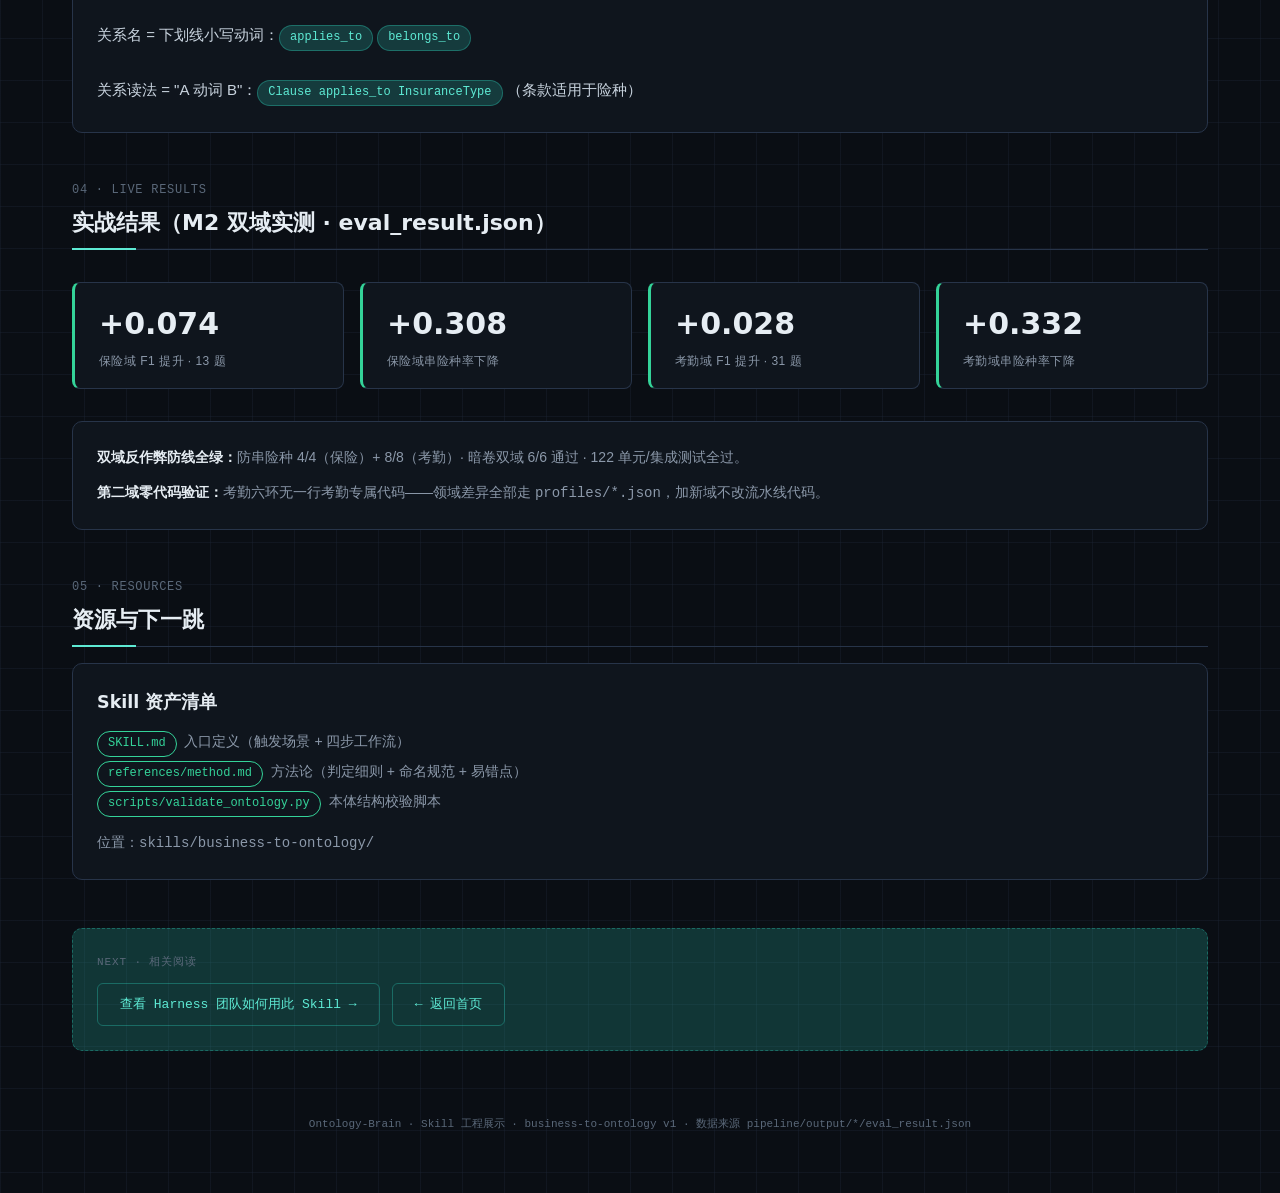
<file: visual/skill/index.html>
<!DOCTYPE html>
<html lang="zh-CN">
<head>
<meta charset="UTF-8">
<meta name="viewport" content="width=device-width, initial-scale=1.0">
<title>Skill 工程 · business-to-ontology — Ontology-Brain</title>
<link rel="stylesheet" href="../assets/css/shared.css">
<style>
  .hero { padding: var(--sp-8) 0 var(--sp-6); border-bottom: 1px solid var(--line-1); }
  .hero h1 { font-family: var(--font-display); font-size: 42px; font-weight: 700; color: var(--fg-0); }
  .hero h1 span { color: var(--accent); }
  .hero .lead { color: var(--fg-2); font-size: 17px; margin-top: var(--sp-3); max-width: 640px; }
  .hero .tags { margin-top: var(--sp-4); }
  .contract { display: grid; grid-template-columns: 1fr 1fr 1fr; gap: var(--sp-4); margin-top: var(--sp-5); }
  .contract .card { border-top: 3px solid var(--accent-line); }
  .contract .card .arrow { font-family: var(--font-mono); color: var(--accent); }
  @media (max-width: 768px) {
    .hero h1 { font-size: 30px; }
    .contract { grid-template-columns: 1fr; }
  }
</style>
</head>
<body>
<script src="../assets/js/navigation.js"></script>
<script>injectNavbar('skill', '..');</script>

<div class="page-wrap">

  <!-- 1. Hero -->
  <section class="hero" id="sec-hero">
    <div class="breadcrumb"><a href="../index.html">首页</a><span class="sep">›</span><span class="cur">Skill 工程</span></div>
    <h1>business<span>-to-ontology</span></h1>
    <p class="lead">把一段业务自然语言，按固定三步法拆解为「类 → 属性 → 关系」三层本体 JSON，并做回读自检。用户无需理解转换过程，Skill 自动完成。</p>
    <div class="tags">
      <span class="tag">业务建模</span><span class="tag">本体 JSON</span><span class="tag">类/属性/关系</span><span class="tag">回读自检</span><span class="tag">RAG 前置</span>
    </div>
  </section>

  <!-- 2. 能力契约 -->
  <section id="sec-contract">
    <h2 class="section-title"><span class="sub">01 · CAPABILITY CONTRACT</span>能力契约</h2>
    <div class="contract">
      <div class="card"><h3>输入</h3><p>制度原文 · 业务场景 · 领域说明 · 条款段落</p><p class="arrow">▼ 一段业务自然语言</p></div>
      <div class="card"><h3>处理</h3><p>① 圈名词 → ② 三步判定 → ③ 统一命名 → ④ 输出 + 回读</p><p class="arrow">▼ 固定四步工作流</p></div>
      <div class="card"><h3>输出</h3><p>本体 JSON（classes / properties / relationships）+ 校验 + 自检回读</p><p class="arrow">▲ 可供 RAG / 知识图谱 / Agent 使用</p></div>
    </div>
  </section>

  <!-- 3. 四步工作流 -->
  <section id="sec-workflow">
    <h2 class="section-title"><span class="sub">02 · WORKFLOW</span>四步工作流</h2>
    <div class="flow-steps">
      <div class="flow-step">
        <span class="step-no">STEP 1 · 读取圈词</span>
        <h4>圈出业务名词</h4>
        <p>通读业务描述，圈出所有名词性概念（人物、对象、文件、事件、组织、场景）。先列候选清单，不急着分类。</p>
        <p class="trap">⚠ 陷阱：漏圈隐含实体（如"重疾险"只算"重疾"）</p>
      </div>
      <div class="flow-step">
        <span class="step-no">STEP 2 · 三步判定</span>
        <h4>类 / 属性 / 关系</h4>
        <p>对每个候选依次问三问：是一类东西吗？是一个值吗？连接两个类吗？命中即归类。</p>
        <p class="trap">⚠ 陷阱：把属性当类（"报案时间"不是独立类）</p>
      </div>
      <div class="flow-step">
        <span class="step-no">STEP 3 · 统一命名</span>
        <h4>命名规范</h4>
        <p>类名大驼峰、属性名下划线小写名词、关系名下划线小写动词。关系读法 = "A 动词 B"。</p>
        <p class="trap">⚠ 陷阱：中英映射不一致（clause_id / 条款编号）</p>
      </div>
      <div class="flow-step">
        <span class="step-no">STEP 4 · 输出 + 回读</span>
        <h4>标准 JSON + 自检</h4>
        <p>按固定结构输出，不发明顶层字段。回读原文核对：每个类/属性/关系都有原文证据。</p>
        <p class="trap">⚠ 陷阱：无证据建类（够用原则红线）</p>
      </div>
    </div>
  </section>

  <!-- 4. 判定矩阵 + 命名规范 -->
  <section id="sec-matrix">
    <h2 class="section-title"><span class="sub">03 · DECISION MATRIX</span>核心判定矩阵</h2>
    <div class="table-scroll">
      <table class="data-table">
        <tr><th>问题</th><th>命中条件</th><th>归类</th><th>落点</th></tr>
        <tr><td>① 是一类东西吗？</td><td>会被独立查询 · 有多个特征 · 有多个实例</td><td>🔵 类 Class</td><td><code>classes</code> 下的键</td></tr>
        <tr><td>② 是一个值吗？</td><td>只是描述某类的单一值，不会被独立查询</td><td>🟡 属性 Property</td><td>所属类的 <code>properties</code> 数组</td></tr>
        <tr><td>③ 连接两个类吗？</td><td>表示类与类之间如何关联</td><td>🟢 关系 Relationship</td><td><code>relationships</code> 条目</td></tr>
      </table>
    </div>
    <h3 style="margin-top:var(--sp-6); color:var(--fg-0); font-family:var(--font-display);">命名规范</h3>
    <div class="card" style="margin-top:var(--sp-3);">
      <code>类名</code> = 大驼峰名词：<span class="tag">InsuranceType</span><span class="tag">Document</span><br><br>
      <code>属性名</code> = 下划线小写名词：<span class="tag">clause_id</span><span class="tag">effective_date</span><br><br>
      <code>关系名</code> = 下划线小写动词：<span class="tag">applies_to</span><span class="tag">belongs_to</span><br><br>
      <code>关系读法</code> = "A 动词 B"：<span class="tag">Clause applies_to InsuranceType</span>（条款适用于险种）
    </div>
  </section>

  <!-- 5. 实战结果（M2 双域实测） -->
  <section id="sec-results">
    <h2 class="section-title"><span class="sub">04 · LIVE RESULTS</span>实战结果（M2 双域实测 · eval_result.json）</h2>
    <div class="kpi-strip">
      <div class="kpi-card delta"><div class="kpi-num">+0.074</div><div class="kpi-label">保险域 F1 提升 · 13 题</div></div>
      <div class="kpi-card delta"><div class="kpi-num">+0.308</div><div class="kpi-label">保险域串险种率下降</div></div>
      <div class="kpi-card delta"><div class="kpi-num">+0.028</div><div class="kpi-label">考勤域 F1 提升 · 31 题</div></div>
      <div class="kpi-card delta"><div class="kpi-num">+0.332</div><div class="kpi-label">考勤域串险种率下降</div></div>
    </div>
    <div class="card">
      <p><strong style="color:var(--fg-0)">双域反作弊防线全绿：</strong>防串险种 4/4（保险）+ 8/8（考勤）· 暗卷双域 6/6 通过 · 122 单元/集成测试全过。</p>
      <p style="margin-top:var(--sp-3)"><strong style="color:var(--fg-0)">第二域零代码验证：</strong>考勤六环无一行考勤专属代码——领域差异全部走 <code>profiles/*.json</code>，加新域不改流水线代码。</p>
    </div>
  </section>

  <!-- 6. 资源与下一跳 -->
  <section id="sec-resources">
    <h2 class="section-title"><span class="sub">05 · RESOURCES</span>资源与下一跳</h2>
    <div class="card" style="margin-bottom:var(--sp-4);">
      <h3>Skill 资产清单</h3>
      <p><span class="tag ok">SKILL.md</span> 入口定义（触发场景 + 四步工作流）</p>
      <p><span class="tag ok">references/method.md</span> 方法论（判定细则 + 命名规范 + 易错点）</p>
      <p><span class="tag ok">scripts/validate_ontology.py</span> 本体结构校验脚本</p>
      <p style="margin-top:var(--sp-3)">位置：<code>skills/business-to-ontology/</code></p>
    </div>
    <div class="related-card">
      <div class="label">NEXT · 相关阅读</div>
      <div class="link-row">
        <a class="btn" href="../harness/analysis.html">查看 Harness 团队如何用此 Skill →</a>
        <a class="btn" href="../index.html">← 返回首页</a>
      </div>
    </div>
  </section>

  <p style="text-align:center; margin-top:var(--sp-8); font-family:var(--font-mono); font-size:11px; color:var(--fg-3);">
    Ontology-Brain · Skill 工程展示 · business-to-ontology v1 · 数据来源 pipeline/output/*/eval_result.json
  </p>
</div>
</body>
</html>
</file>
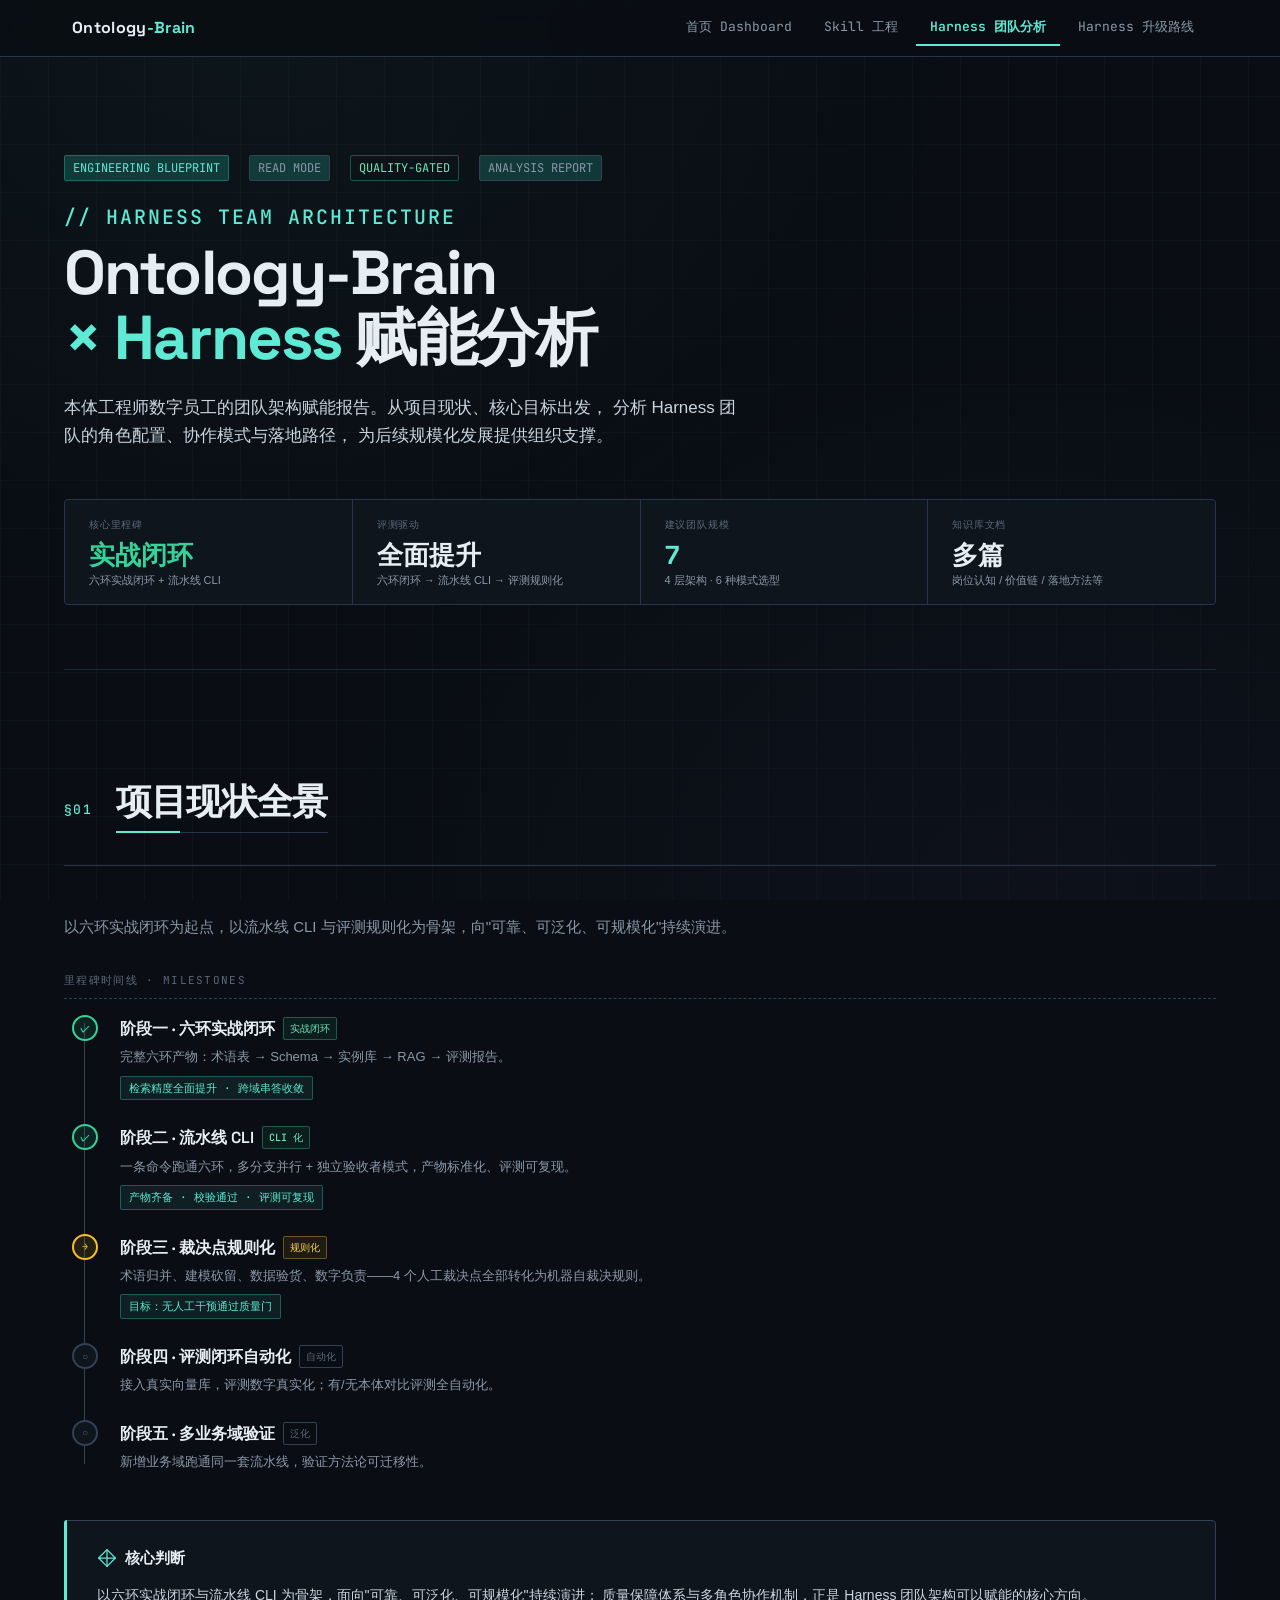
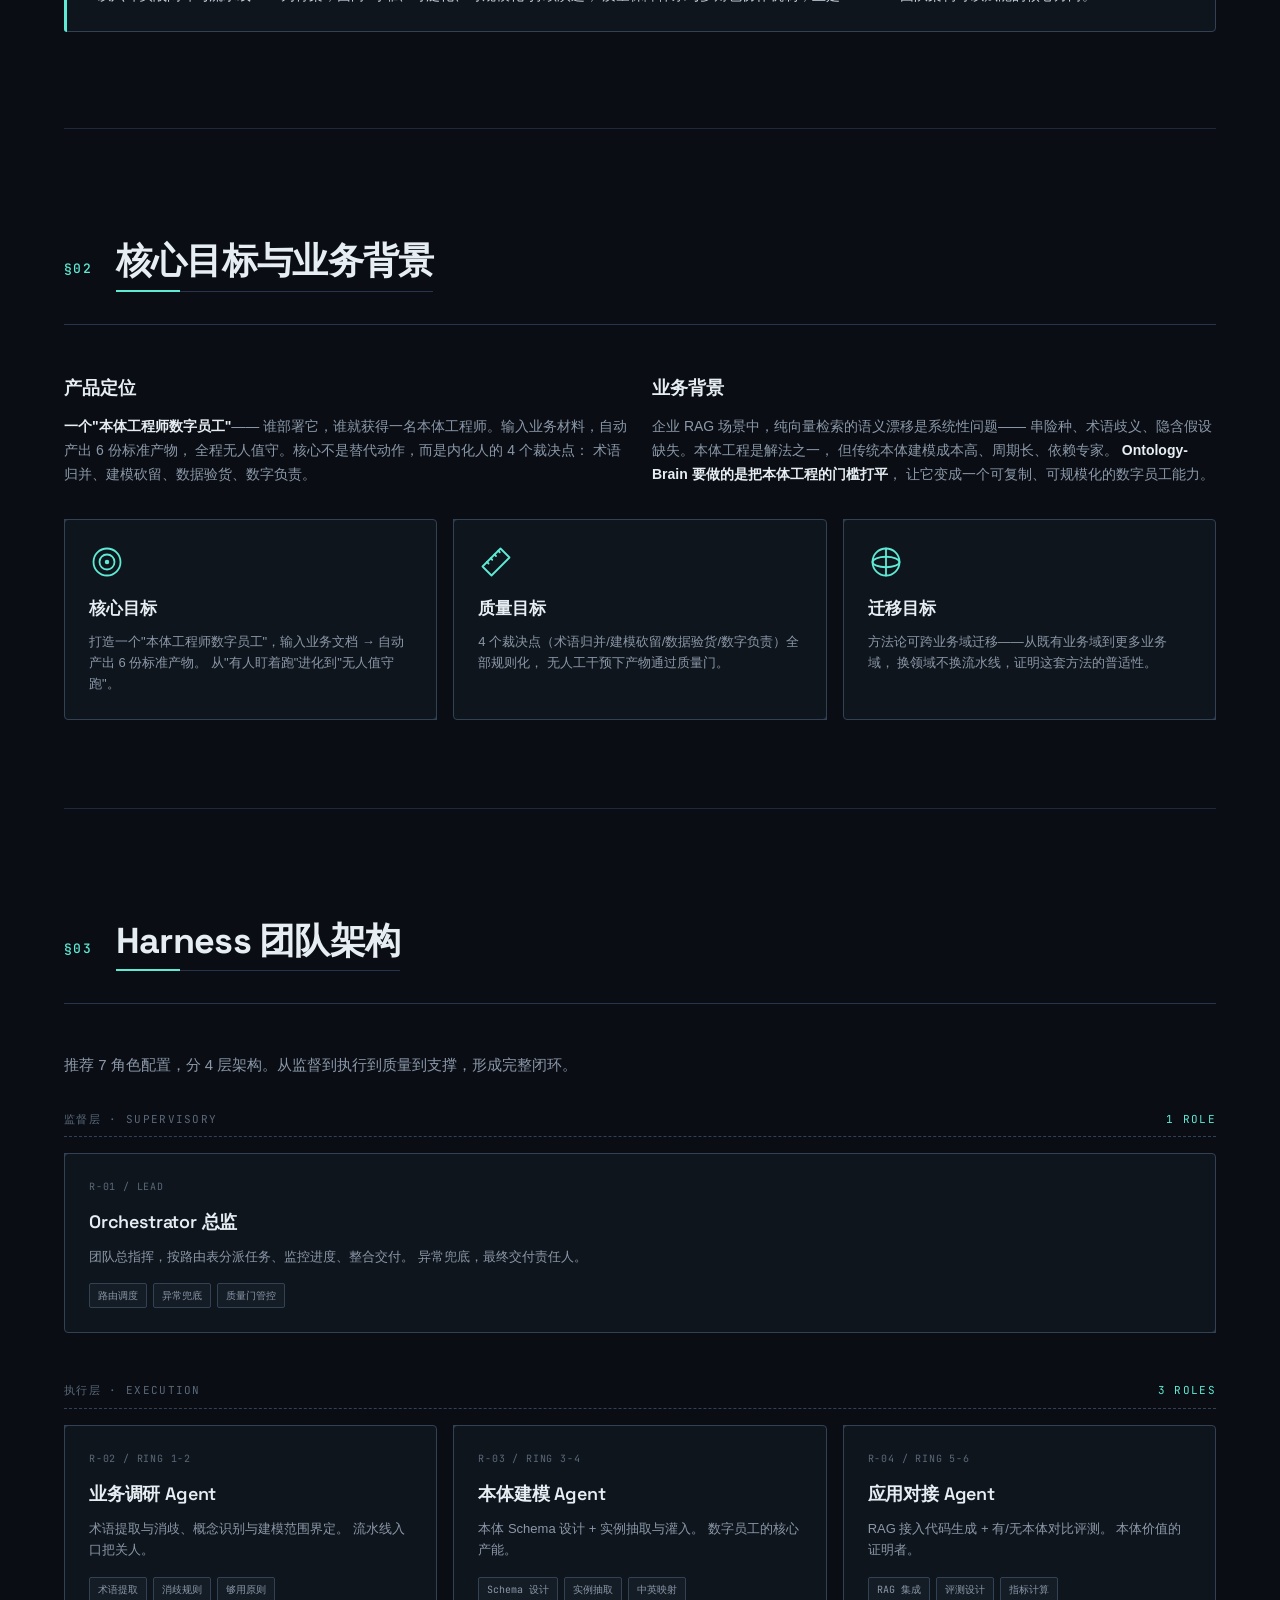
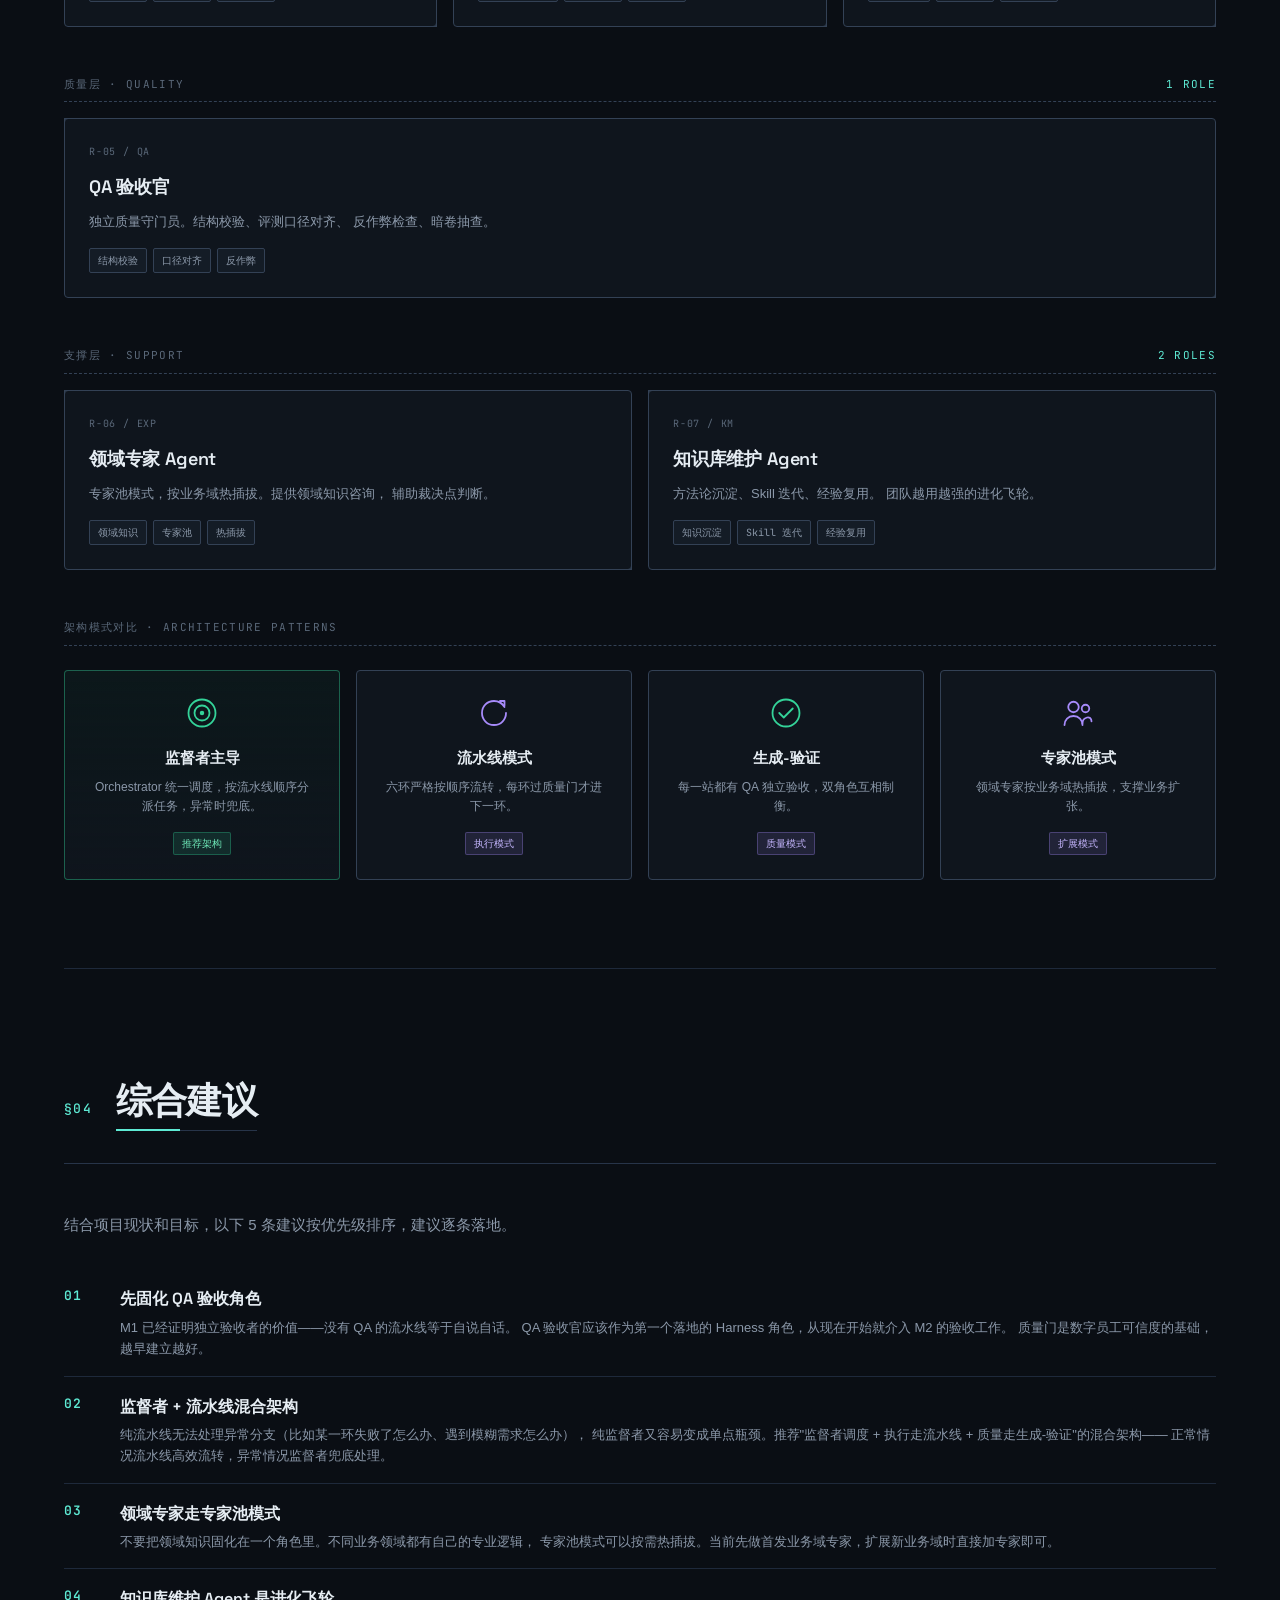
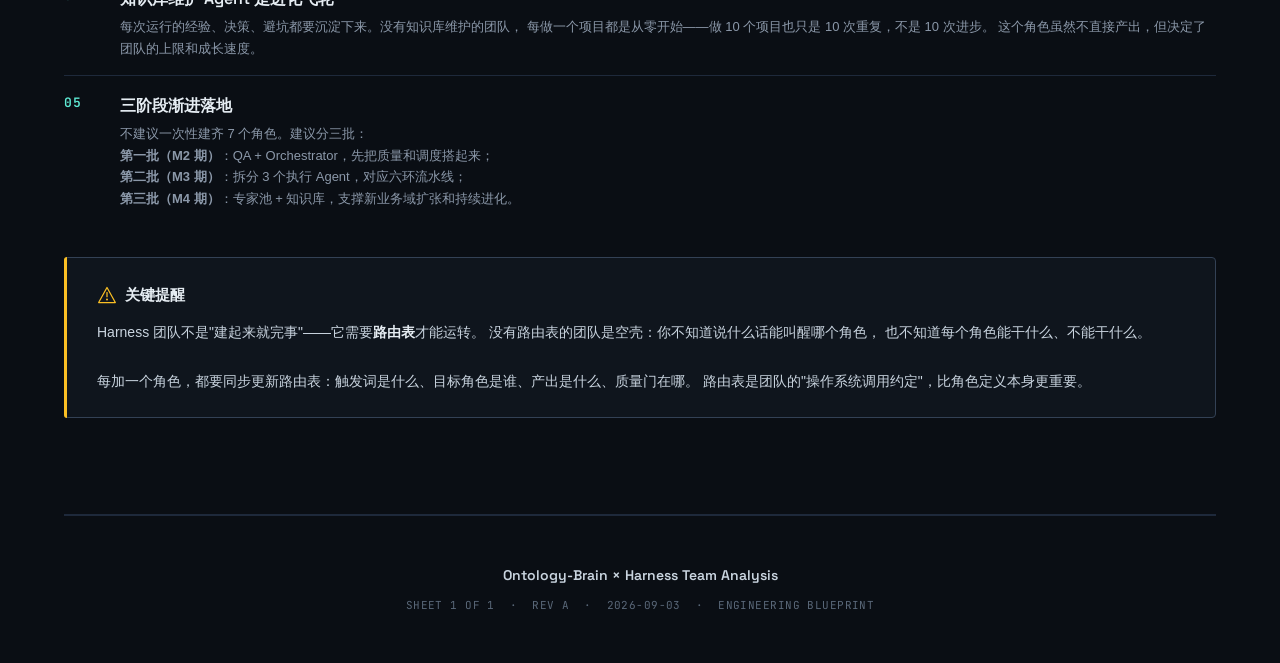
<file: harness/analysis.html>
<!-- Generated by Trae Work -->
<!--
  THESIS: An engineering-blueprint analysis report for the Ontology-Brain harness
  team architecture; refuses the default SaaS card-grid template in favor of a
  technical-drawing structure with status dashboards, milestone timelines,
  and blueprint-style team rosters.
  OWN-WORLD: Deep teal-tinted dark ground, fine grid guides, Space Grotesk display
  with system-sans body, teal accent with amber status markers, ruled section
  dividers, and blueprint-style component annotations with corner marks.
  STORY: The reader understands where the project stands, what it's trying to
  achieve, which 7-role harness team fits best, and what the rollout advice is.
  FIRST VIEWPORT: Status-bar drawing header at top, oversized display title with
  mono numeral prefix, 4-up KPI strip showing milestone / skill / knowledge-base
  counts as a dashboard header.
  FORM: Engineering blueprint / technical report, direction 3 of 7 in the
  technical-doc family, seed: blueprint-v1.
  FINISH: unreviewed and undocumented is unfinished; this build ends with the
  finish review, the verdict, and DESIGN.md.
-->
<!DOCTYPE html>
<html lang="zh-CN">
<head>
<meta charset="UTF-8">
<meta name="viewport" content="width=device-width, initial-scale=1.0">
<title>Harness Team Analysis — Ontology-Brain</title>
<link rel="preconnect" href="https://fonts.googleapis.com">
<link rel="preconnect" href="https://fonts.gstatic.com" crossorigin>
<link href="https://fonts.googleapis.com/css2?family=Space+Grotesk:wght@400;500;600;700&family=JetBrains+Mono:wght@400;500;600&display=swap" rel="stylesheet">
<link rel="stylesheet" href="../assets/css/shared.css">
<style>
  /* ============ RESET & BASE ============ */
  *, *::before, *::after { box-sizing: border-box; margin: 0; padding: 0; }

  :root {
    --bg-0: #0a0e14;
    --bg-1: #0f151d;
    --bg-2: #141c26;
    --bg-3: #1a2432;

    --fg-0: #e6edf3;
    --fg-1: #c9d4df;
    --fg-2: #8b98a9;
    --fg-3: #5a6879;

    --accent: #5eead4;
    --accent-dim: #2dd4bf33;
    --accent-line: #2dd4bf55;

    --ok: #34d399;
    --warn: #fbbf24;
    --new: #a78bfa;
    --risk: #f87171;

    --line-0: #1e293b;
    --line-1: #273449;
    --line-2: #334155;

    --grid-color: #1e293b55;

    --font-display: 'Space Grotesk', -apple-system, system-ui, sans-serif;
    --font-mono: 'JetBrains Mono', 'SF Mono', Menlo, monospace;
    --font-body: -apple-system, BlinkMacSystemFont, "Noto Sans CJK SC", "PingFang SC", "Microsoft YaHei", sans-serif;

    --sp-1: 4px;
    --sp-2: 8px;
    --sp-3: 12px;
    --sp-4: 16px;
    --sp-5: 24px;
    --sp-6: 32px;
    --sp-7: 48px;
    --sp-8: 64px;
    --sp-9: 96px;
  }

  html { scroll-behavior: smooth; }

  body {
    font-family: var(--font-body);
    background: var(--bg-0);
    color: var(--fg-0);
    line-height: 1.7;
    font-size: 15px;
    -webkit-font-smoothing: antialiased;
    -moz-osx-font-smoothing: grayscale;
    position: relative;
    overflow-x: hidden;
  }

  body::before {
    content: '';
    position: fixed;
    top: 0; left: 0; right: 0; bottom: 0;
    background-image:
      linear-gradient(var(--grid-color) 1px, transparent 1px),
      linear-gradient(90deg, var(--grid-color) 1px, transparent 1px);
    background-size: 48px 48px;
    pointer-events: none;
    z-index: 0;
    opacity: 0.6;
  }

  body::after {
    content: '';
    position: fixed;
    top: 0; left: 0; right: 0; bottom: 0;
    background:
      radial-gradient(ellipse at 20% 0%, rgba(94, 234, 212, 0.04) 0%, transparent 50%),
      radial-gradient(ellipse at 80% 100%, rgba(167, 139, 250, 0.03) 0%, transparent 50%);
    pointer-events: none;
    z-index: 0;
  }

  .page-wrap {
    position: relative;
    z-index: 1;
    max-width: 1200px;
    margin: 0 auto;
    padding: 0 var(--sp-5);
  }

  /* ============ HERO ============ */
  .hero {
    padding: var(--sp-9) 0 var(--sp-8);
    position: relative;
    border-bottom: 1px solid var(--line-0);
  }

  .hero-meta {
    font-family: var(--font-mono);
    font-size: 12px;
    color: var(--fg-3);
    margin-bottom: var(--sp-5);
    display: flex;
    gap: var(--sp-4);
    align-items: center;
    flex-wrap: wrap;
  }
  .hero-meta .tag {
    padding: 2px 8px;
    border: 1px solid var(--line-2);
    border-radius: 2px;
    color: var(--fg-2);
  }
  .hero-meta .tag.accent {
    border-color: var(--accent-line);
    color: var(--accent);
  }
  .hero-meta .tag.ok {
    border-color: rgba(52,211,153,0.35);
    color: #6ee7b7;
  }

  .hero-title {
    font-family: var(--font-display);
    font-size: clamp(32px, 5.5vw, 62px);
    font-weight: 700;
    line-height: 1.05;
    letter-spacing: -0.03em;
    margin-bottom: var(--sp-5);
    color: var(--fg-0);
  }
  .hero-title .num {
    font-family: var(--font-mono);
    font-size: 0.32em;
    font-weight: 500;
    color: var(--accent);
    display: block;
    margin-bottom: var(--sp-3);
    letter-spacing: 0.1em;
  }
  .hero-title .accent-word { color: var(--accent); }

  .hero-subtitle {
    font-size: 17px;
    color: var(--fg-1);
    max-width: 680px;
    line-height: 1.65;
    margin-bottom: var(--sp-7);
  }

  .kpi-grid {
    display: grid;
    grid-template-columns: repeat(4, 1fr);
    gap: 1px;
    background: var(--line-1);
    border: 1px solid var(--line-1);
    border-radius: 4px;
    overflow: hidden;
  }
  .kpi-cell {
    background: var(--bg-1);
    padding: var(--sp-4) var(--sp-5);
  }
  .kpi-cell .label {
    font-family: var(--font-mono);
    font-size: 10px;
    text-transform: uppercase;
    letter-spacing: 0.08em;
    color: var(--fg-3);
    margin-bottom: var(--sp-2);
  }
  .kpi-cell .value {
    font-family: var(--font-display);
    font-size: 26px;
    font-weight: 700;
    color: var(--fg-0);
    line-height: 1.1;
    margin-bottom: var(--sp-1);
  }
  .kpi-cell .value.ok { color: var(--ok); }
  .kpi-cell .value.warn { color: var(--warn); }
  .kpi-cell .value.accent { color: var(--accent); }
  .kpi-cell .desc {
    font-size: 11px;
    color: var(--fg-2);
    line-height: 1.4;
  }

  /* ============ SECTION ============ */
  .section {
    padding: var(--sp-8) 0;
    border-bottom: 1px solid var(--line-0);
    position: relative;
  }

  .section-head {
    display: flex;
    align-items: baseline;
    gap: var(--sp-5);
    margin-bottom: var(--sp-7);
    padding-bottom: var(--sp-4);
    border-bottom: 1px solid var(--line-1);
  }
  .section-num {
    font-family: var(--font-mono);
    font-size: 13px;
    font-weight: 500;
    color: var(--accent);
    letter-spacing: 0.1em;
    flex-shrink: 0;
  }
  .section-title {
    font-family: var(--font-display);
    font-size: clamp(24px, 3.5vw, 36px);
    font-weight: 700;
    letter-spacing: -0.02em;
    line-height: 1.15;
    color: var(--fg-0);
  }

  .section-lead {
    font-size: 15px;
    color: var(--fg-2);
    margin-bottom: var(--sp-6);
    max-width: 720px;
  }

  /* ============ MILESTONE TIMELINE ============ */
  .milestone-block {
    margin-bottom: var(--sp-7);
  }
  .block-label {
    font-family: var(--font-mono);
    font-size: 11px;
    text-transform: uppercase;
    letter-spacing: 0.12em;
    color: var(--fg-3);
    margin-bottom: var(--sp-4);
    padding-bottom: var(--sp-2);
    border-bottom: 1px dashed var(--line-2);
  }

  .timeline {
    position: relative;
    padding-left: 0;
  }
  .timeline::before {
    content: '';
    position: absolute;
    left: 20px;
    top: 8px;
    bottom: 8px;
    width: 1px;
    background: var(--line-2);
  }
  .milestone {
    position: relative;
    padding-left: 56px;
    padding-bottom: var(--sp-5);
  }
  .milestone:last-child { padding-bottom: 0; }
  .ms-marker {
    position: absolute;
    left: 8px;
    top: 0;
    width: 26px;
    height: 26px;
    border-radius: 50%;
    background: var(--bg-1);
    border: 2px solid var(--line-2);
    display: flex;
    align-items: center;
    justify-content: center;
    font-family: var(--font-mono);
    font-size: 10px;
    font-weight: 700;
    color: var(--fg-2);
    z-index: 1;
  }
  .milestone.done .ms-marker {
    border-color: var(--ok);
    color: var(--ok);
    background: rgba(52,211,153,0.1);
  }
  .milestone.doing .ms-marker {
    border-color: var(--warn);
    color: var(--warn);
    background: rgba(251,191,36,0.1);
    animation: pulse-ring 2s ease-in-out infinite;
  }
  @keyframes pulse-ring {
    0%,100% { box-shadow: 0 0 0 0 rgba(251,191,36,0.3); }
    50% { box-shadow: 0 0 0 6px rgba(251,191,36,0); }
  }
  .milestone.todo .ms-marker {
    border-color: var(--line-2);
    color: var(--fg-3);
  }
  .ms-title {
    font-family: var(--font-display);
    font-size: 16px;
    font-weight: 600;
    color: var(--fg-0);
    margin-bottom: var(--sp-1);
    display: flex;
    align-items: center;
    gap: var(--sp-2);
    flex-wrap: wrap;
  }
  .ms-tag {
    font-family: var(--font-mono);
    font-size: 10px;
    padding: 2px 6px;
    border-radius: 2px;
    border: 1px solid var(--line-2);
    color: var(--fg-2);
    font-weight: 500;
  }
  .ms-tag.done {
    border-color: rgba(52,211,153,0.35);
    color: #6ee7b7;
    background: rgba(52,211,153,0.08);
  }
  .ms-tag.doing {
    border-color: rgba(251,191,36,0.35);
    color: #fcd34d;
    background: rgba(251,191,36,0.08);
  }
  .ms-tag.todo {
    border-color: var(--line-2);
    color: var(--fg-3);
  }
  .ms-desc {
    font-size: 13px;
    color: var(--fg-2);
    line-height: 1.65;
  }
  .ms-metric {
    display: inline-block;
    margin-top: var(--sp-2);
    font-family: var(--font-mono);
    font-size: 11px;
    color: var(--accent);
    padding: 2px 8px;
    background: rgba(94,234,212,0.08);
    border-radius: 2px;
    border: 1px solid var(--accent-line);
  }

  /* ============ GOAL CARDS ============ */
  .goal-grid {
    display: grid;
    grid-template-columns: repeat(auto-fit, minmax(300px, 1fr));
    gap: var(--sp-4);
    margin: var(--sp-5) 0;
  }
  .goal-card {
    position: relative;
    background: var(--bg-1);
    border: 1px solid var(--line-2);
    border-radius: 4px;
    padding: var(--sp-5);
  }
  .goal-card::before,
  .goal-card::after {
    content: '';
    position: absolute;
    width: 10px; height: 10px;
    border: 1px solid var(--line-2);
  }
  .goal-card::before {
    top: -1px; left: -1px;
    border-right: none;
    border-bottom: none;
  }
  .goal-card::after {
    bottom: -1px; right: -1px;
    border-left: none;
    border-top: none;
  }
  .goal-card .g-icon {
    font-size: 28px;
    margin-bottom: var(--sp-3);
    line-height: 1;
  }
  .goal-card .g-title {
    font-family: var(--font-display);
    font-size: 17px;
    font-weight: 600;
    color: var(--fg-0);
    margin-bottom: var(--sp-2);
  }
  .goal-card .g-desc {
    font-size: 13px;
    color: var(--fg-2);
    line-height: 1.65;
  }

  /* ============ TEAM ROSTER ============ */
  .team-layer {
    margin-bottom: var(--sp-7);
  }
  .team-layer-label {
    font-family: var(--font-mono);
    font-size: 11px;
    text-transform: uppercase;
    letter-spacing: 0.12em;
    color: var(--fg-3);
    margin-bottom: var(--sp-4);
    padding-bottom: var(--sp-2);
    border-bottom: 1px dashed var(--line-2);
    display: flex;
    justify-content: space-between;
    align-items: center;
  }
  .team-layer-label .count { color: var(--accent); }

  .team-grid {
    display: grid;
    grid-template-columns: repeat(auto-fit, minmax(260px, 1fr));
    gap: var(--sp-4);
  }

  .role-card {
    position: relative;
    background: var(--bg-1);
    border: 1px solid var(--line-2);
    border-radius: 4px;
    padding: var(--sp-5);
    transition: border-color 0.2s, transform 0.2s;
  }
  .role-card:hover {
    border-color: var(--accent-line);
    transform: translateY(-1px);
  }
  .role-card::before,
  .role-card::after {
    content: '';
    position: absolute;
    width: 10px; height: 10px;
    border: 1px solid var(--line-2);
  }
  .role-card::before {
    top: -1px; left: -1px;
    border-right: none;
    border-bottom: none;
  }
  .role-card::after {
    bottom: -1px; right: -1px;
    border-left: none;
    border-top: none;
  }
  .role-header {
    display: flex;
    justify-content: space-between;
    align-items: flex-start;
    margin-bottom: var(--sp-3);
  }
  .role-id {
    font-family: var(--font-mono);
    font-size: 10px;
    color: var(--fg-3);
    letter-spacing: 0.08em;
  }
  .role-name {
    font-family: var(--font-display);
    font-size: 18px;
    font-weight: 600;
    color: var(--fg-0);
    margin-bottom: var(--sp-2);
    letter-spacing: -0.01em;
  }
  .role-desc {
    font-size: 13px;
    color: var(--fg-2);
    line-height: 1.65;
    margin-bottom: var(--sp-4);
  }
  .role-tags {
    display: flex;
    flex-wrap: wrap;
    gap: 6px;
  }
  .role-tag {
    font-family: var(--font-mono);
    font-size: 10px;
    padding: 3px 8px;
    background: var(--bg-2);
    border: 1px solid var(--line-2);
    border-radius: 2px;
    color: var(--fg-2);
  }

  /* ============ ARCHITECTURE PATTERNS ============ */
  .pattern-grid {
    display: grid;
    grid-template-columns: repeat(auto-fit, minmax(220px, 1fr));
    gap: var(--sp-4);
    margin: var(--sp-5) 0;
  }
  .pattern-card {
    position: relative;
    background: var(--bg-1);
    border: 1px solid var(--line-2);
    border-radius: 4px;
    padding: var(--sp-5);
    text-align: center;
    transition: all 0.2s;
  }
  .pattern-card:hover {
    border-color: var(--line-2);
    transform: translateY(-1px);
  }
  .pattern-card.recommended {
    border-color: rgba(52,211,153,0.4);
    background: linear-gradient(180deg, rgba(52,211,153,0.05) 0%, var(--bg-1) 100%);
  }
  .pattern-card .p-icon {
    font-size: 32px;
    margin-bottom: var(--sp-3);
    line-height: 1;
  }
  .pattern-card .p-name {
    font-family: var(--font-display);
    font-size: 15px;
    font-weight: 600;
    color: var(--fg-0);
    margin-bottom: var(--sp-2);
  }
  .pattern-card .p-desc {
    font-size: 12px;
    color: var(--fg-2);
    line-height: 1.6;
    margin-bottom: var(--sp-3);
  }
  .pattern-card .p-tag {
    display: inline-block;
    font-family: var(--font-mono);
    font-size: 10px;
    padding: 2px 8px;
    border-radius: 2px;
    font-weight: 500;
  }
  .p-tag.rec {
    background: rgba(52,211,153,0.12);
    color: #6ee7b7;
    border: 1px solid rgba(52,211,153,0.3);
  }
  .p-tag.alt {
    background: rgba(167,139,250,0.12);
    color: #c4b5fd;
    border: 1px solid rgba(167,139,250,0.3);
  }

  /* ============ SUGGESTION LIST ============ */
  .suggestion-list {
    list-style: none;
    counter-reset: suggestion;
  }
  .suggestion-item {
    position: relative;
    padding: var(--sp-4) 0 var(--sp-4) 56px;
    border-bottom: 1px solid var(--line-0);
    counter-increment: suggestion;
  }
  .suggestion-item:last-child { border-bottom: none; }
  .suggestion-item::before {
    content: counter(suggestion, decimal-leading-zero);
    position: absolute;
    left: 0;
    top: var(--sp-4);
    font-family: var(--font-mono);
    font-size: 13px;
    font-weight: 600;
    color: var(--accent);
    letter-spacing: 0.05em;
  }
  .sug-title {
    font-family: var(--font-display);
    font-size: 16px;
    font-weight: 600;
    color: var(--fg-0);
    margin-bottom: var(--sp-1);
  }
  .sug-desc {
    font-size: 13px;
    color: var(--fg-2);
    line-height: 1.65;
  }

  /* ============ CALLOUT ============ */
  .callout {
    position: relative;
    padding: var(--sp-5) var(--sp-6);
    border: 1px solid var(--line-2);
    border-radius: 4px;
    background: var(--bg-1);
    margin: var(--sp-6) 0;
  }
  .callout::before {
    content: '';
    position: absolute;
    left: -1px; top: -1px; bottom: -1px;
    width: 3px;
    background: var(--accent);
    border-radius: 4px 0 0 4px;
  }
  .callout.warn::before { background: var(--warn); }
  .callout-title {
    font-family: var(--font-display);
    font-size: 15px;
    font-weight: 600;
    color: var(--fg-0);
    margin-bottom: var(--sp-3);
    display: flex;
    align-items: center;
    gap: var(--sp-2);
  }
  .callout-title .icon { font-size: 16px; }
  .callout p {
    color: var(--fg-1);
    font-size: 14px;
    line-height: 1.75;
  }
  .callout strong { color: var(--fg-0); font-weight: 600; }

  /* ============ TABLE ============ */
  .data-table {
    width: 100%;
    border-collapse: collapse;
    font-size: 14px;
    margin: var(--sp-5) 0;
  }
  .data-table thead th {
    text-align: left;
    padding: var(--sp-3) var(--sp-4);
    font-family: var(--font-mono);
    font-size: 10px;
    font-weight: 500;
    text-transform: uppercase;
    letter-spacing: 0.08em;
    color: var(--fg-3);
    border-bottom: 1px solid var(--line-2);
    background: var(--bg-1);
  }
  .data-table tbody td {
    padding: var(--sp-4);
    border-bottom: 1px solid var(--line-0);
    color: var(--fg-1);
    vertical-align: top;
    line-height: 1.6;
  }
  .data-table tbody tr:hover td { background: var(--bg-1); }
  .data-table tbody td:first-child {
    font-weight: 600;
    color: var(--fg-0);
    font-family: var(--font-display);
    width: 20%;
  }

  /* ============ TWO COL ============ */
  .two-col {
    display: grid;
    grid-template-columns: 1fr 1fr;
    gap: var(--sp-5);
  }

  /* ============ FOOTER ============ */
  .footer {
    padding: var(--sp-7) 0;
    text-align: center;
    border-top: 1px solid var(--line-0);
  }
  .footer-title {
    font-family: var(--font-display);
    font-size: 14px;
    font-weight: 600;
    color: var(--fg-1);
    margin-bottom: var(--sp-2);
  }
  .footer-meta {
    font-family: var(--font-mono);
    font-size: 11px;
    color: var(--fg-3);
    letter-spacing: 0.04em;
  }

  /* ============ RESPONSIVE ============ */
  @media (max-width: 768px) {
    .page-wrap { padding: 0 var(--sp-4); }
    .hero { padding: var(--sp-7) 0 var(--sp-6); }
    .kpi-grid { grid-template-columns: repeat(2, 1fr); }
    .two-col { grid-template-columns: 1fr; }
    .section { padding: var(--sp-6) 0; }
    .section-head {
      flex-direction: column;
      gap: var(--sp-2);
      align-items: flex-start;
    }
  }

  /* Reveal animations */
  .reveal {
    opacity: 0;
    transform: translateY(12px);
    transition: opacity 0.6s cubic-bezier(0.16, 1, 0.3, 1), transform 0.6s cubic-bezier(0.16, 1, 0.3, 1);
  }
  .reveal.visible {
    opacity: 1;
    transform: translateY(0);
  }

  /* ============ SVG ICON SYSTEM ============ */
  .svg-icon {
    width: 20px;
    height: 20px;
    stroke: currentColor;
    stroke-width: 1.5;
    fill: none;
    stroke-linecap: round;
    stroke-linejoin: round;
    vertical-align: -3px;
    flex-shrink: 0;
  }
  .svg-icon.lg { width: 28px; height: 28px; stroke-width: 1.2; }
  .svg-icon.xl { width: 36px; height: 36px; stroke-width: 1.2; }
  .svg-icon.sm { width: 16px; height: 16px; stroke-width: 1.8; }

  .svg-icon .icon-anim {
    stroke-dasharray: 100;
    stroke-dashoffset: 100;
    animation: icon-draw 1.2s cubic-bezier(0.16, 1, 0.3, 1) forwards;
  }
  .svg-icon .icon-anim.delay-1 { animation-delay: 0.15s; }
  .svg-icon .icon-anim.delay-2 { animation-delay: 0.3s; }
  .svg-icon .icon-anim.delay-3 { animation-delay: 0.45s; }

  @keyframes icon-draw {
    to { stroke-dashoffset: 0; }
  }

  @keyframes icon-pulse {
    0%, 100% { opacity: 0.6; }
    50% { opacity: 1; }
  }

  .icon-pulse {
    animation: icon-pulse 2.5s ease-in-out infinite;
  }

  @keyframes icon-spin-slow {
    from { transform: rotate(0deg); }
    to { transform: rotate(360deg); }
  }

  .icon-spin {
    transform-origin: center;
    animation: icon-spin-slow 12s linear infinite;
  }

  /* Icon color helpers */
  .icon-accent { color: var(--accent); }
  .icon-ok { color: var(--ok); }
  .icon-warn { color: var(--warn); }
  .icon-new { color: var(--new); }
  .icon-risk { color: var(--risk); }
  .icon-fg { color: var(--fg-0); }
  .icon-muted { color: var(--fg-2); }

  ::selection {
    background: rgba(94, 234, 212, 0.25);
    color: var(--fg-0);
  }
</style>
</head>
<body>
<script src="../assets/js/navigation.js"></script>
<script>injectNavbar("harness-analysis", "..");</script>


<!-- SVG Icon Sprite -->
<svg width="0" height="0" style="position:absolute;visibility:hidden;" aria-hidden="true">
  <defs>
    <!-- Diamond / Insight -->
    <symbol id="icon-diamond" viewBox="0 0 24 24">
      <path class="icon-anim" d="M12 2L22 12L12 22L2 12L12 2Z" />
      <path class="icon-anim delay-1" d="M12 2L12 22" />
      <path class="icon-anim delay-2" d="M2 12L22 12" />
    </symbol>
    <!-- Warning / Caution -->
    <symbol id="icon-warning" viewBox="0 0 24 24">
      <path class="icon-anim" d="M12 3L22 21H2L12 3Z" />
      <line class="icon-anim delay-1" x1="12" y1="9" x2="12" y2="14" />
      <circle class="icon-anim delay-2" cx="12" cy="17.5" r="1.2" fill="currentColor" stroke="none" />
    </symbol>
    <!-- Book / Knowledge -->
    <symbol id="icon-book" viewBox="0 0 24 24">
      <path class="icon-anim" d="M4 4H12L14 6H20V20H12L10 18H4V4Z" />
      <line class="icon-anim delay-1" x1="10" y1="6" x2="10" y2="18" />
      <line class="icon-anim delay-2" x1="7" y1="9" x2="9.5" y2="9" />
      <line class="icon-anim delay-2" x1="7" y1="12" x2="9.5" y2="12" />
    </symbol>
    <!-- Search / Review -->
    <symbol id="icon-search" viewBox="0 0 24 24">
      <circle class="icon-anim" cx="11" cy="11" r="7" />
      <line class="icon-anim delay-1" x1="16" y1="16" x2="21" y2="21" />
      <line class="icon-anim delay-2" x1="11" y1="8" x2="11" y2="14" />
      <line class="icon-anim delay-2" x1="8" y1="11" x2="14" y2="11" />
    </symbol>
    <!-- Shield / Red Line -->
    <symbol id="icon-shield" viewBox="0 0 24 24">
      <path class="icon-anim" d="M12 3L20 6V12C20 16.5 17 20.5 12 22C7 20.5 4 16.5 4 12V6L12 3Z" />
      <path class="icon-anim delay-1" d="M9 12L15 12" />
      <path class="icon-anim delay-2" d="M12 9L12 15" />
    </symbol>
    <!-- Target / Goal -->
    <symbol id="icon-target" viewBox="0 0 24 24">
      <circle class="icon-anim" cx="12" cy="12" r="9" />
      <circle class="icon-anim delay-1" cx="12" cy="12" r="5" />
      <circle class="icon-anim delay-2" cx="12" cy="12" r="1.5" fill="currentColor" stroke="none" />
    </symbol>
    <!-- Ruler / Quality -->
    <symbol id="icon-ruler" viewBox="0 0 24 24">
      <path class="icon-anim" d="M3 15L15 3L21 9L9 21L3 15Z" />
      <line class="icon-anim delay-1" x1="7" y1="13" x2="6" y2="12" />
      <line class="icon-anim delay-1" x1="9.5" y1="10.5" x2="8.5" y2="9.5" />
      <line class="icon-anim delay-1" x1="12" y1="8" x2="11" y2="7" />
      <line class="icon-anim delay-2" x1="14.5" y1="5.5" x2="13.5" y2="4.5" />
    </symbol>
    <!-- Globe / Migration -->
    <symbol id="icon-globe" viewBox="0 0 24 24">
      <circle class="icon-anim" cx="12" cy="12" r="9" />
      <ellipse class="icon-anim delay-1" cx="12" cy="12" rx="9" ry="3.5" />
      <line class="icon-anim delay-2" x1="12" y1="3" x2="12" y2="21" />
    </symbol>
    <!-- Users / Team -->
    <symbol id="icon-users" viewBox="0 0 24 24">
      <circle class="icon-anim" cx="9" cy="8" r="3.5" />
      <path class="icon-anim delay-1" d="M3 20C3 16.5 5.5 14 9 14C12.5 14 15 16.5 15 20" />
      <circle class="icon-anim delay-2" cx="17" cy="9" r="2.5" />
      <path class="icon-anim delay-2" d="M15 19C15 17 16 15.5 18 15C19.5 14.6 21 15.5 21 17.5" />
    </symbol>
    <!-- Cycle / Pipeline -->
    <symbol id="icon-cycle" viewBox="0 0 24 24">
      <path class="icon-anim" d="M20 12C20 16.5 16.5 20 12 20C7.5 20 4 16.5 4 12C4 7.5 7.5 4 12 4C15 4 17.5 5.5 19 8" />
      <polyline class="icon-anim delay-1" points="16,4 19,4 19,7" />
    </symbol>
    <!-- Check / Verify -->
    <symbol id="icon-check" viewBox="0 0 24 24">
      <circle class="icon-anim" cx="12" cy="12" r="9" />
      <polyline class="icon-anim delay-1" points="7.5,12 10.5,15 16.5,9" />
    </symbol>
    <!-- Lightbulb / Idea -->
    <symbol id="icon-bulb" viewBox="0 0 24 24">
      <path class="icon-anim" d="M9 18H15" />
      <path class="icon-anim delay-1" d="M10 21H14" />
      <path class="icon-anim delay-1" d="M12 3C8 3 5 6 5 10C5 12.5 6.5 14.5 8 16V17H16V16C17.5 14.5 19 12.5 19 10C19 6 16 3 12 3Z" />
      <line class="icon-anim delay-2" x1="9.5" y1="10" x2="10.5" y2="10" />
      <line class="icon-anim delay-2" x1="12" y1="8" x2="12" y2="9" />
      <line class="icon-anim delay-2" x1="13.5" y1="10" x2="14.5" y2="10" />
    </symbol>
    <!-- Cpu / Engineering -->
    <symbol id="icon-cpu" viewBox="0 0 24 24">
      <rect class="icon-anim" x="6" y="6" width="12" height="12" rx="1" />
      <rect class="icon-anim delay-1" x="9" y="9" width="6" height="6" rx="0.5" />
      <line class="icon-anim delay-2" x1="9" y1="2" x2="9" y2="6" />
      <line class="icon-anim delay-2" x1="15" y1="2" x2="15" y2="6" />
      <line class="icon-anim delay-2" x1="9" y1="18" x2="9" y2="22" />
      <line class="icon-anim delay-2" x1="15" y1="18" x2="15" y2="22" />
      <line class="icon-anim delay-2" x1="2" y1="9" x2="6" y2="9" />
      <line class="icon-anim delay-2" x1="2" y1="15" x2="6" y2="15" />
      <line class="icon-anim delay-2" x1="18" y1="9" x2="22" y2="9" />
      <line class="icon-anim delay-2" x1="18" y1="15" x2="22" y2="15" />
    </symbol>
    <!-- Sparkle / Star -->
    <symbol id="icon-sparkle" viewBox="0 0 24 24">
      <path class="icon-anim" d="M12 3L13.5 10.5L21 12L13.5 13.5L12 21L10.5 13.5L3 12L10.5 10.5L12 3Z" />
    </symbol>
    <!-- Code / Terminal -->
    <symbol id="icon-code" viewBox="0 0 24 24">
      <polyline class="icon-anim" points="8,7 3,12 8,17" />
      <polyline class="icon-anim delay-1" points="16,7 21,12 16,17" />
      <line class="icon-anim delay-2" x1="14" y1="5" x2="10" y2="19" />
    </symbol>
    <!-- Route / Roadmap -->
    <symbol id="icon-route" viewBox="0 0 24 24">
      <path class="icon-anim" d="M5 19L5 5" />
      <path class="icon-anim delay-1" d="M5 5L12 5L14 8L19 8" />
      <path class="icon-anim delay-2" d="M19 8V16" />
      <circle class="icon-anim delay-2" cx="5" cy="5" r="1.5" fill="currentColor" stroke="none" />
      <circle class="icon-anim delay-2" cx="19" cy="16" r="1.5" fill="currentColor" stroke="none" />
    </symbol>
  </defs>
</svg>

<div class="page-wrap">

  <!-- HERO -->
  <section class="hero reveal">
    <div class="hero-meta">
      <span class="tag accent">ENGINEERING BLUEPRINT</span>
      <span class="tag">READ MODE</span>
      <span class="tag ok">QUALITY-GATED</span>
      <span class="tag">ANALYSIS REPORT</span>
    </div>
    <h1 class="hero-title">
      <span class="num">// HARNESS TEAM ARCHITECTURE</span>
      Ontology-Brain<br><span class="accent-word">× Harness</span> 赋能分析
    </h1>
    <p class="hero-subtitle">
      本体工程师数字员工的团队架构赋能报告。从项目现状、核心目标出发，
      分析 Harness 团队的角色配置、协作模式与落地路径，
      为后续规模化发展提供组织支撑。
    </p>
    <div class="kpi-grid">
      <div class="kpi-cell">
        <div class="label">核心里程碑</div>
        <div class="value ok">实战闭环</div>
        <div class="desc">六环实战闭环 + 流水线 CLI</div>
      </div>
      <div class="kpi-cell">
        <div class="label">评测驱动</div>
        <div class="value">全面提升</div>
        <div class="desc">六环闭环 → 流水线 CLI → 评测规则化</div>
      </div>
      <div class="kpi-cell">
        <div class="label">建议团队规模</div>
        <div class="value accent">7</div>
        <div class="desc">4 层架构 · 6 种模式选型</div>
      </div>
      <div class="kpi-cell">
        <div class="label">知识库文档</div>
        <div class="value">多篇</div>
        <div class="desc">岗位认知 / 价值链 / 落地方法等</div>
      </div>
    </div>
  </section>

  <!-- SECTION 1: 项目现状 -->
  <section class="section reveal" id="status">
    <div class="section-head">
      <span class="section-num">§01</span>
      <h2 class="section-title">项目现状全景</h2>
    </div>

    <p class="section-lead">
      以六环实战闭环为起点，以流水线 CLI 与评测规则化为骨架，向"可靠、可泛化、可规模化"持续演进。
    </p>

    <div class="milestone-block">
      <div class="block-label">里程碑时间线 · MILESTONES</div>
      <div class="timeline">
        <div class="milestone done">
          <div class="ms-marker">✓</div>
          <div class="ms-title">
            阶段一 · 六环实战闭环
            <span class="ms-tag done">实战闭环</span>
          </div>
          <div class="ms-desc">
            完整六环产物：术语表 → Schema → 实例库 → RAG → 评测报告。
          </div>
          <div class="ms-metric">检索精度全面提升 · 跨域串答收敛</div>
        </div>
        <div class="milestone done">
          <div class="ms-marker">✓</div>
          <div class="ms-title">
            阶段二 · 流水线 CLI
            <span class="ms-tag done">CLI 化</span>
          </div>
          <div class="ms-desc">
            一条命令跑通六环，多分支并行 + 独立验收者模式，产物标准化、评测可复现。
          </div>
          <div class="ms-metric">产物齐备 · 校验通过 · 评测可复现</div>
        </div>
        <div class="milestone doing">
          <div class="ms-marker">→</div>
          <div class="ms-title">
            阶段三 · 裁决点规则化
            <span class="ms-tag doing">规则化</span>
          </div>
          <div class="ms-desc">
            术语归并、建模砍留、数据验货、数字负责——4 个人工裁决点全部转化为机器自裁决规则。
          </div>
          <div class="ms-metric">目标：无人工干预通过质量门</div>
        </div>
        <div class="milestone todo">
          <div class="ms-marker">○</div>
          <div class="ms-title">
            阶段四 · 评测闭环自动化
            <span class="ms-tag todo">自动化</span>
          </div>
          <div class="ms-desc">
            接入真实向量库，评测数字真实化；有/无本体对比评测全自动化。
          </div>
        </div>
        <div class="milestone todo">
          <div class="ms-marker">○</div>
          <div class="ms-title">
            阶段五 · 多业务域验证
            <span class="ms-tag todo">泛化</span>
          </div>
          <div class="ms-desc">
            新增业务域跑通同一套流水线，验证方法论可迁移性。
          </div>
        </div>
      </div>
    </div>

    <div class="callout">
      <div class="callout-title"><svg class="svg-icon icon-accent"><use href="#icon-diamond"/></svg> 核心判断</div>
      <p>
        以六环实战闭环与流水线 CLI 为骨架，面向"可靠、可泛化、可规模化"持续演进；
        质量保障体系与多角色协作机制，正是 Harness 团队架构可以赋能的核心方向。
      </p>
    </div>
  </section>

  <!-- SECTION 2: 核心目标 -->
  <section class="section reveal" id="goals">
    <div class="section-head">
      <span class="section-num">§02</span>
      <h2 class="section-title">核心目标与业务背景</h2>
    </div>

    <div class="two-col" style="margin-bottom: var(--sp-6);">
      <div>
        <h3 style="font-family: var(--font-display); font-size: 18px; font-weight: 600; margin-bottom: var(--sp-3); color: var(--fg-0);">
          产品定位
        </h3>
        <p style="font-size: 14px; color: var(--fg-2); line-height: 1.7;">
          <strong style="color: var(--fg-0);">一个"本体工程师数字员工"</strong>——
          谁部署它，谁就获得一名本体工程师。输入业务材料，自动产出 6 份标准产物，
          全程无人值守。核心不是替代动作，而是内化人的 4 个裁决点：
          术语归并、建模砍留、数据验货、数字负责。
        </p>
      </div>
      <div>
        <h3 style="font-family: var(--font-display); font-size: 18px; font-weight: 600; margin-bottom: var(--sp-3); color: var(--fg-0);">
          业务背景
        </h3>
        <p style="font-size: 14px; color: var(--fg-2); line-height: 1.7;">
          企业 RAG 场景中，纯向量检索的语义漂移是系统性问题——
          串险种、术语歧义、隐含假设缺失。本体工程是解法之一，
          但传统本体建模成本高、周期长、依赖专家。
          <strong style="color: var(--fg-0);">Ontology-Brain 要做的是把本体工程的门槛打平</strong>，
          让它变成一个可复制、可规模化的数字员工能力。
        </p>
      </div>
    </div>

    <div class="goal-grid">
      <div class="goal-card">
        <div class="g-icon"><svg class="svg-icon xl icon-accent"><use href="#icon-target"/></svg></div>
        <div class="g-title">核心目标</div>
        <div class="g-desc">
          打造一个"本体工程师数字员工"，输入业务文档 → 自动产出 6 份标准产物。
          从"有人盯着跑"进化到"无人值守跑"。
        </div>
      </div>
      <div class="goal-card">
        <div class="g-icon"><svg class="svg-icon xl icon-accent"><use href="#icon-ruler"/></svg></div>
        <div class="g-title">质量目标</div>
        <div class="g-desc">
          4 个裁决点（术语归并/建模砍留/数据验货/数字负责）全部规则化，
          无人工干预下产物通过质量门。
        </div>
      </div>
      <div class="goal-card">
        <div class="g-icon"><svg class="svg-icon xl icon-accent"><use href="#icon-globe"/></svg></div>
        <div class="g-title">迁移目标</div>
        <div class="g-desc">
          方法论可跨业务域迁移——从既有业务域到更多业务域，
          换领域不换流水线，证明这套方法的普适性。
        </div>
      </div>
    </div>
  </section>

  <!-- SECTION 3: 团队架构 -->
  <section class="section reveal" id="team">
    <div class="section-head">
      <span class="section-num">§03</span>
      <h2 class="section-title">Harness 团队架构</h2>
    </div>

    <p class="section-lead">
      推荐 7 角色配置，分 4 层架构。从监督到执行到质量到支撑，形成完整闭环。
    </p>

    <!-- 监督层 -->
    <div class="team-layer">
      <div class="team-layer-label">
        <span>监督层 · SUPERVISORY</span>
        <span class="count">1 ROLE</span>
      </div>
      <div class="team-grid">
        <div class="role-card">
          <div class="role-header">
            <span class="role-id">R-01 / LEAD</span>
          </div>
          <div class="role-name">Orchestrator 总监</div>
          <div class="role-desc">
            团队总指挥，按路由表分派任务、监控进度、整合交付。
            异常兜底，最终交付责任人。
          </div>
          <div class="role-tags">
            <span class="role-tag">路由调度</span>
            <span class="role-tag">异常兜底</span>
            <span class="role-tag">质量门管控</span>
          </div>
        </div>
      </div>
    </div>

    <!-- 执行层 -->
    <div class="team-layer">
      <div class="team-layer-label">
        <span>执行层 · EXECUTION</span>
        <span class="count">3 ROLES</span>
      </div>
      <div class="team-grid">
        <div class="role-card">
          <div class="role-header">
            <span class="role-id">R-02 / RING 1-2</span>
          </div>
          <div class="role-name">业务调研 Agent</div>
          <div class="role-desc">
            术语提取与消歧、概念识别与建模范围界定。
            流水线入口把关人。
          </div>
          <div class="role-tags">
            <span class="role-tag">术语提取</span>
            <span class="role-tag">消歧规则</span>
            <span class="role-tag">够用原则</span>
          </div>
        </div>
        <div class="role-card">
          <div class="role-header">
            <span class="role-id">R-03 / RING 3-4</span>
          </div>
          <div class="role-name">本体建模 Agent</div>
          <div class="role-desc">
            本体 Schema 设计 + 实例抽取与灌入。
            数字员工的核心产能。
          </div>
          <div class="role-tags">
            <span class="role-tag">Schema 设计</span>
            <span class="role-tag">实例抽取</span>
            <span class="role-tag">中英映射</span>
          </div>
        </div>
        <div class="role-card">
          <div class="role-header">
            <span class="role-id">R-04 / RING 5-6</span>
          </div>
          <div class="role-name">应用对接 Agent</div>
          <div class="role-desc">
            RAG 接入代码生成 + 有/无本体对比评测。
            本体价值的证明者。
          </div>
          <div class="role-tags">
            <span class="role-tag">RAG 集成</span>
            <span class="role-tag">评测设计</span>
            <span class="role-tag">指标计算</span>
          </div>
        </div>
      </div>
    </div>

    <!-- 质量层 -->
    <div class="team-layer">
      <div class="team-layer-label">
        <span>质量层 · QUALITY</span>
        <span class="count">1 ROLE</span>
      </div>
      <div class="team-grid">
        <div class="role-card">
          <div class="role-header">
            <span class="role-id">R-05 / QA</span>
          </div>
          <div class="role-name">QA 验收官</div>
          <div class="role-desc">
            独立质量守门员。结构校验、评测口径对齐、
            反作弊检查、暗卷抽查。
          </div>
          <div class="role-tags">
            <span class="role-tag">结构校验</span>
            <span class="role-tag">口径对齐</span>
            <span class="role-tag">反作弊</span>
          </div>
        </div>
      </div>
    </div>

    <!-- 支撑层 -->
    <div class="team-layer">
      <div class="team-layer-label">
        <span>支撑层 · SUPPORT</span>
        <span class="count">2 ROLES</span>
      </div>
      <div class="team-grid">
        <div class="role-card">
          <div class="role-header">
            <span class="role-id">R-06 / EXP</span>
          </div>
          <div class="role-name">领域专家 Agent</div>
          <div class="role-desc">
            专家池模式，按业务域热插拔。提供领域知识咨询，
            辅助裁决点判断。
          </div>
          <div class="role-tags">
            <span class="role-tag">领域知识</span>
            <span class="role-tag">专家池</span>
            <span class="role-tag">热插拔</span>
          </div>
        </div>
        <div class="role-card">
          <div class="role-header">
            <span class="role-id">R-07 / KM</span>
          </div>
          <div class="role-name">知识库维护 Agent</div>
          <div class="role-desc">
            方法论沉淀、Skill 迭代、经验复用。
            团队越用越强的进化飞轮。
          </div>
          <div class="role-tags">
            <span class="role-tag">知识沉淀</span>
            <span class="role-tag">Skill 迭代</span>
            <span class="role-tag">经验复用</span>
          </div>
        </div>
      </div>
    </div>

    <!-- 架构模式 -->
    <div style="margin-top: var(--sp-7);">
      <div class="block-label">架构模式对比 · ARCHITECTURE PATTERNS</div>
      <div class="pattern-grid">
        <div class="pattern-card recommended">
          <div class="p-icon"><svg class="svg-icon xl icon-ok"><use href="#icon-target"/></svg></div>
          <div class="p-name">监督者主导</div>
          <div class="p-desc">Orchestrator 统一调度，按流水线顺序分派任务，异常时兜底。</div>
          <span class="p-tag rec">推荐架构</span>
        </div>
        <div class="pattern-card">
          <div class="p-icon"><svg class="svg-icon xl icon-new"><use href="#icon-cycle"/></svg></div>
          <div class="p-name">流水线模式</div>
          <div class="p-desc">六环严格按顺序流转，每环过质量门才进下一环。</div>
          <span class="p-tag alt">执行模式</span>
        </div>
        <div class="pattern-card">
          <div class="p-icon"><svg class="svg-icon xl icon-ok"><use href="#icon-check"/></svg></div>
          <div class="p-name">生成-验证</div>
          <div class="p-desc">每一站都有 QA 独立验收，双角色互相制衡。</div>
          <span class="p-tag alt">质量模式</span>
        </div>
        <div class="pattern-card">
          <div class="p-icon"><svg class="svg-icon xl icon-new"><use href="#icon-users"/></svg></div>
          <div class="p-name">专家池模式</div>
          <div class="p-desc">领域专家按业务域热插拔，支撑业务扩张。</div>
          <span class="p-tag alt">扩展模式</span>
        </div>
      </div>
    </div>
  </section>

  <!-- SECTION 4: 综合建议 -->
  <section class="section reveal" id="suggestions">
    <div class="section-head">
      <span class="section-num">§04</span>
      <h2 class="section-title">综合建议</h2>
    </div>

    <p class="section-lead">
      结合项目现状和目标，以下 5 条建议按优先级排序，建议逐条落地。
    </p>

    <ul class="suggestion-list">
      <li class="suggestion-item">
        <div class="sug-title">先固化 QA 验收角色</div>
        <div class="sug-desc">
          M1 已经证明独立验收者的价值——没有 QA 的流水线等于自说自话。
          QA 验收官应该作为第一个落地的 Harness 角色，从现在开始就介入 M2 的验收工作。
          质量门是数字员工可信度的基础，越早建立越好。
        </div>
      </li>
      <li class="suggestion-item">
        <div class="sug-title">监督者 + 流水线混合架构</div>
        <div class="sug-desc">
          纯流水线无法处理异常分支（比如某一环失败了怎么办、遇到模糊需求怎么办），
          纯监督者又容易变成单点瓶颈。推荐"监督者调度 + 执行走流水线 + 质量走生成-验证"的混合架构——
          正常情况流水线高效流转，异常情况监督者兜底处理。
        </div>
      </li>
      <li class="suggestion-item">
        <div class="sug-title">领域专家走专家池模式</div>
        <div class="sug-desc">
          不要把领域知识固化在一个角色里。不同业务领域都有自己的专业逻辑，
          专家池模式可以按需热插拔。当前先做首发业务域专家，扩展新业务域时直接加专家即可。
        </div>
      </li>
      <li class="suggestion-item">
        <div class="sug-title">知识库维护 Agent 是进化飞轮</div>
        <div class="sug-desc">
          每次运行的经验、决策、避坑都要沉淀下来。没有知识库维护的团队，
          每做一个项目都是从零开始——做 10 个项目也只是 10 次重复，不是 10 次进步。
          这个角色虽然不直接产出，但决定了团队的上限和成长速度。
        </div>
      </li>
      <li class="suggestion-item">
        <div class="sug-title">三阶段渐进落地</div>
        <div class="sug-desc">
          不建议一次性建齐 7 个角色。建议分三批：<br>
          <strong>第一批（M2 期）</strong>：QA + Orchestrator，先把质量和调度搭起来；<br>
          <strong>第二批（M3 期）</strong>：拆分 3 个执行 Agent，对应六环流水线；<br>
          <strong>第三批（M4 期）</strong>：专家池 + 知识库，支撑新业务域扩张和持续进化。
        </div>
      </li>
    </ul>

    <div class="callout warn">
      <div class="callout-title"><svg class="svg-icon icon-warn"><use href="#icon-warning"/></svg> 关键提醒</div>
      <p>
        Harness 团队不是"建起来就完事"——它需要<strong>路由表</strong>才能运转。
        没有路由表的团队是空壳：你不知道说什么话能叫醒哪个角色，
        也不知道每个角色能干什么、不能干什么。<br><br>
        每加一个角色，都要同步更新路由表：触发词是什么、目标角色是谁、产出是什么、质量门在哪。
        路由表是团队的"操作系统调用约定"，比角色定义本身更重要。
      </p>
    </div>
  </section>

  <!-- FOOTER -->
  <footer class="footer">
    <div class="footer-title">Ontology-Brain × Harness Team Analysis</div>
    <div class="footer-meta">
      SHEET 1 OF 1 &nbsp;·&nbsp; REV A &nbsp;·&nbsp; 2026-09-03 &nbsp;·&nbsp; ENGINEERING BLUEPRINT
    </div>
  </footer>

</div>

<script>
  const reveals = document.querySelectorAll('.reveal');
  const observer = new IntersectionObserver((entries) => {
    entries.forEach(entry => {
      if (entry.isIntersecting) {
        entry.target.classList.add('visible');
      }
    });
  }, { threshold: 0.08, rootMargin: '0px 0px -40px 0px' });

  reveals.forEach(el => observer.observe(el));
</script>
</body>
</html>
</file>
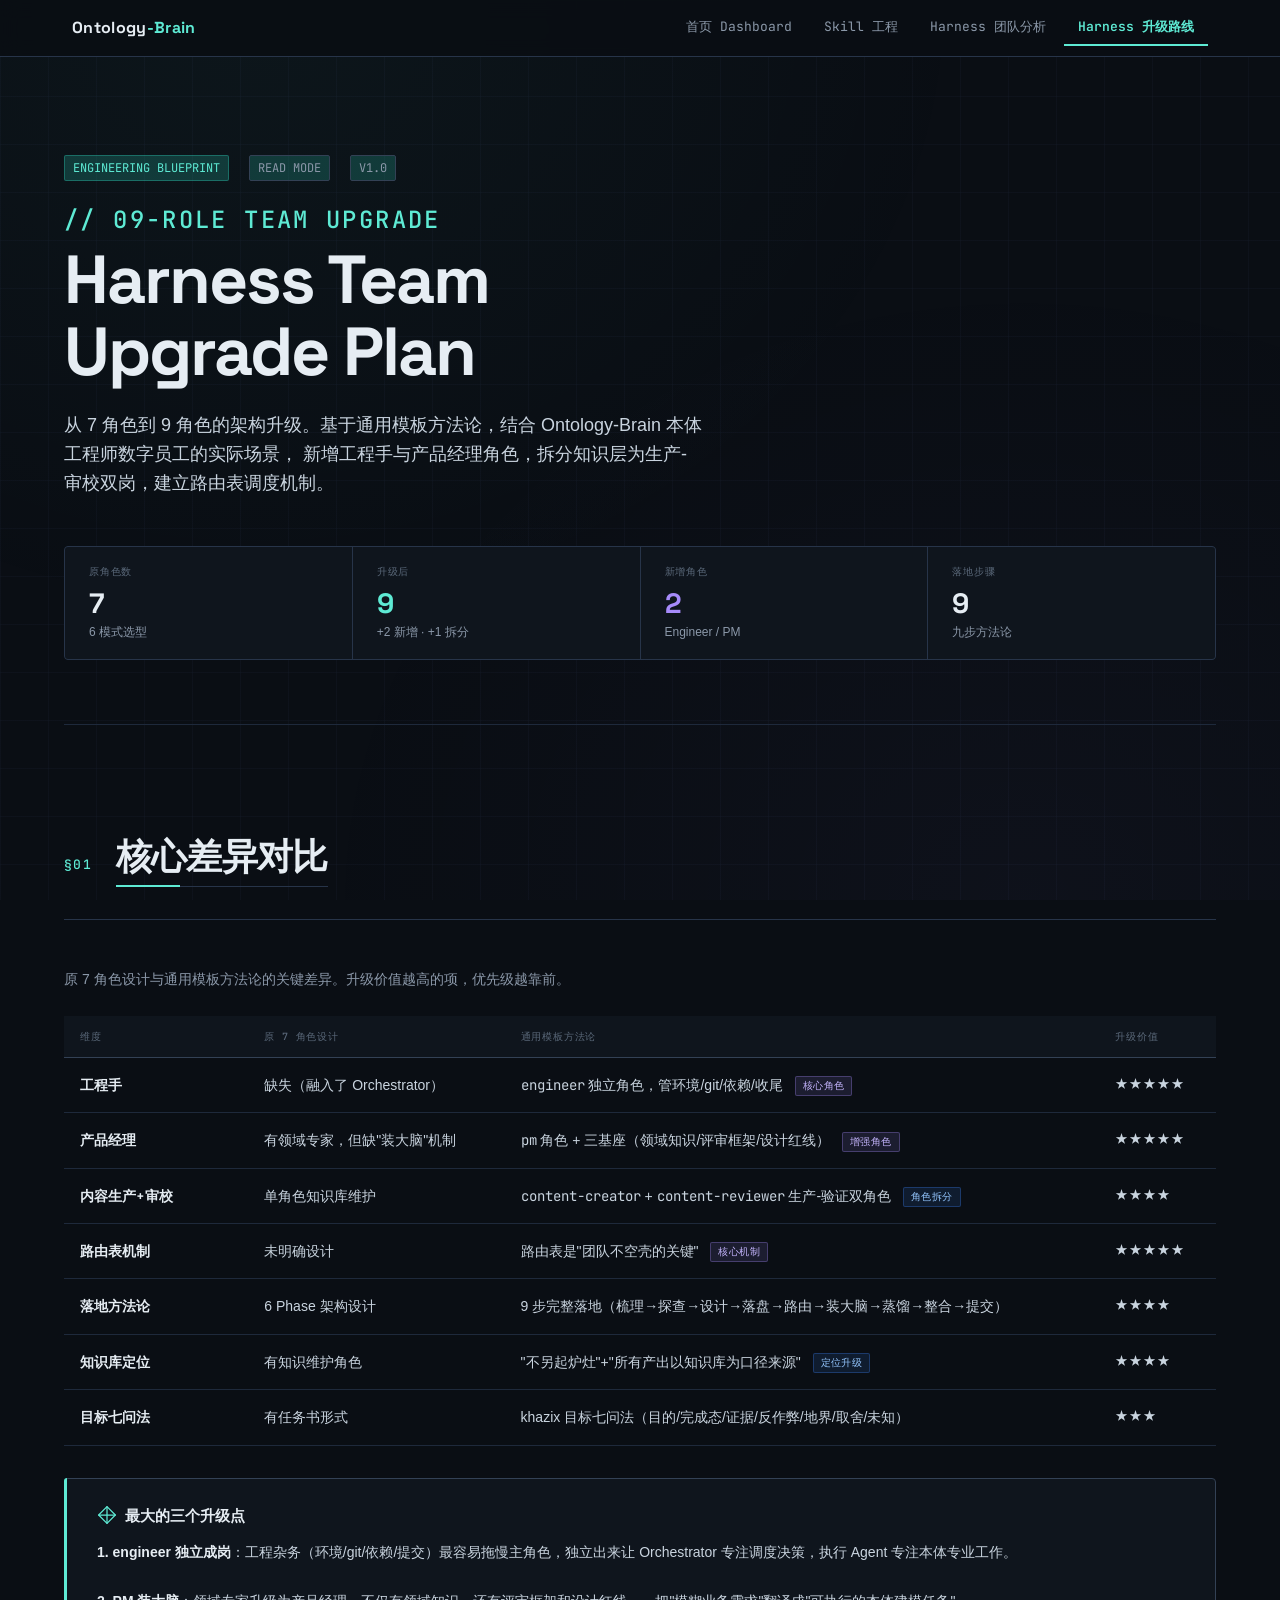
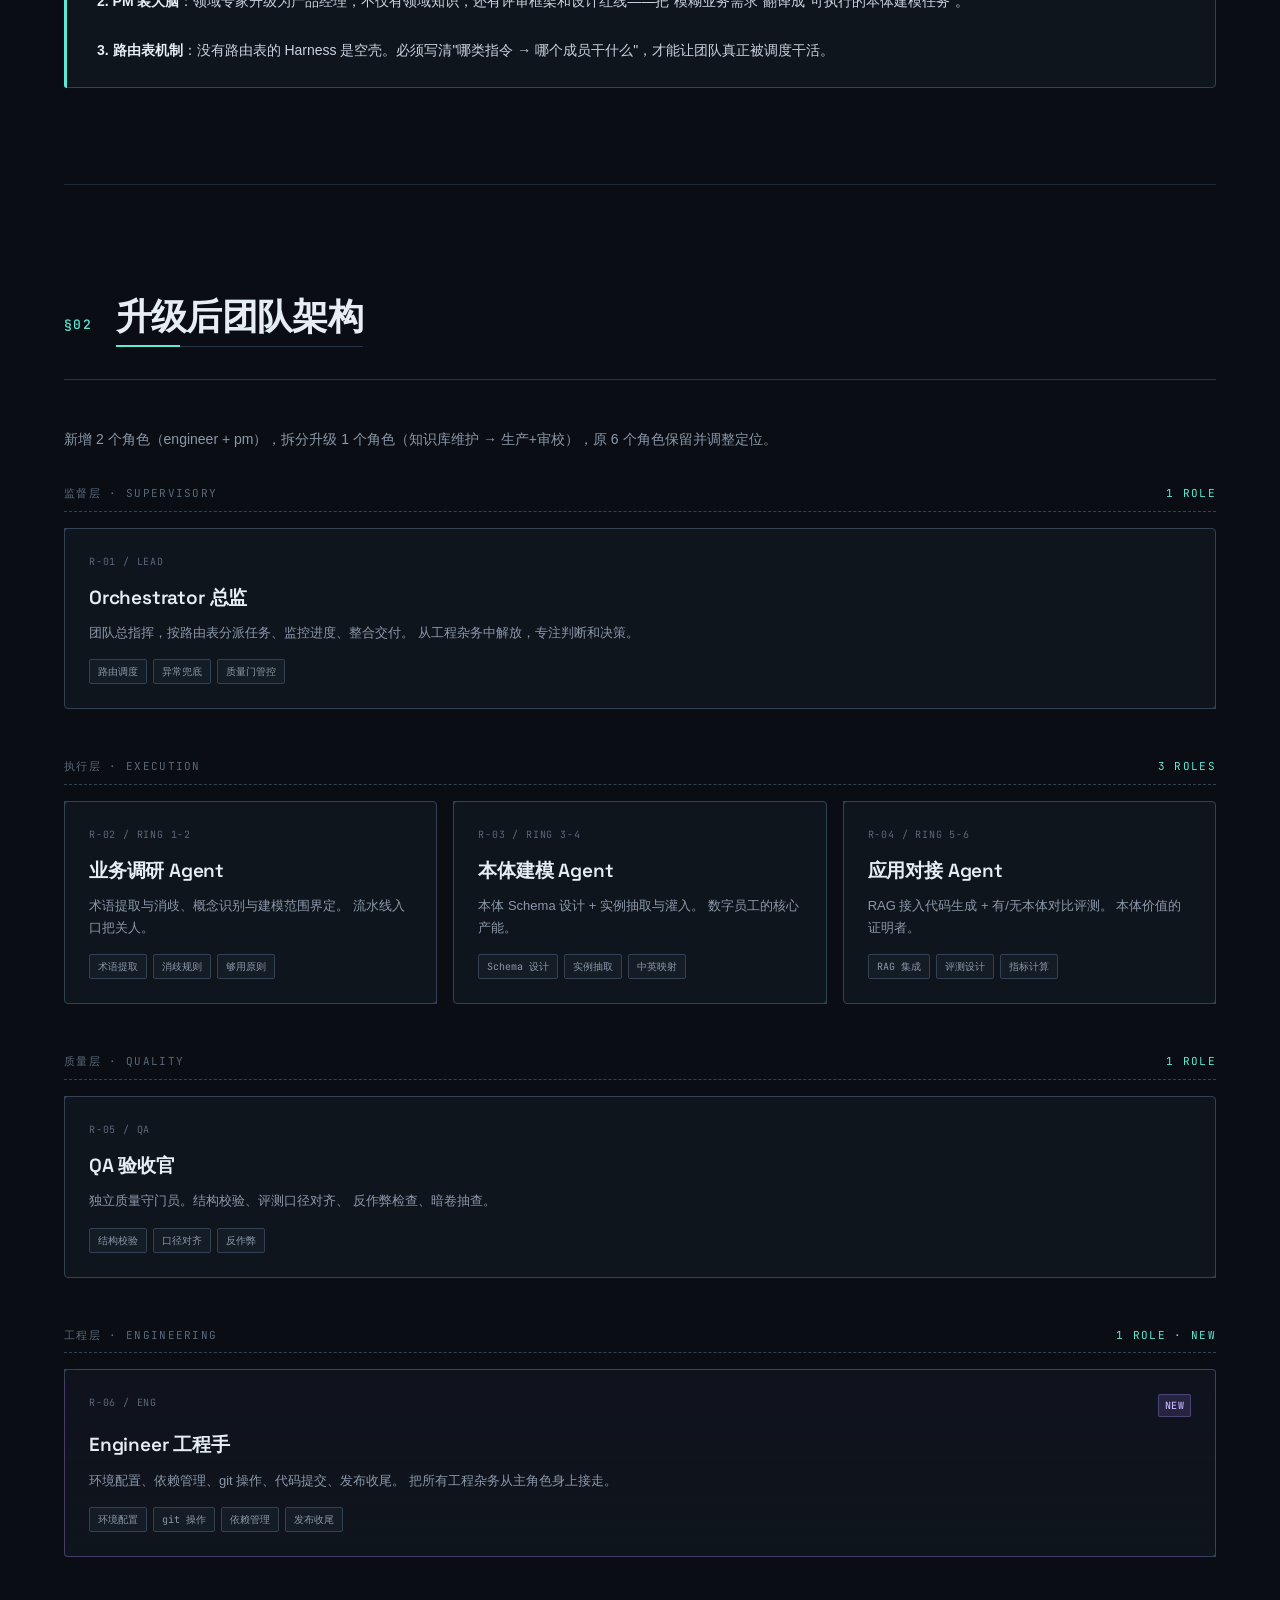
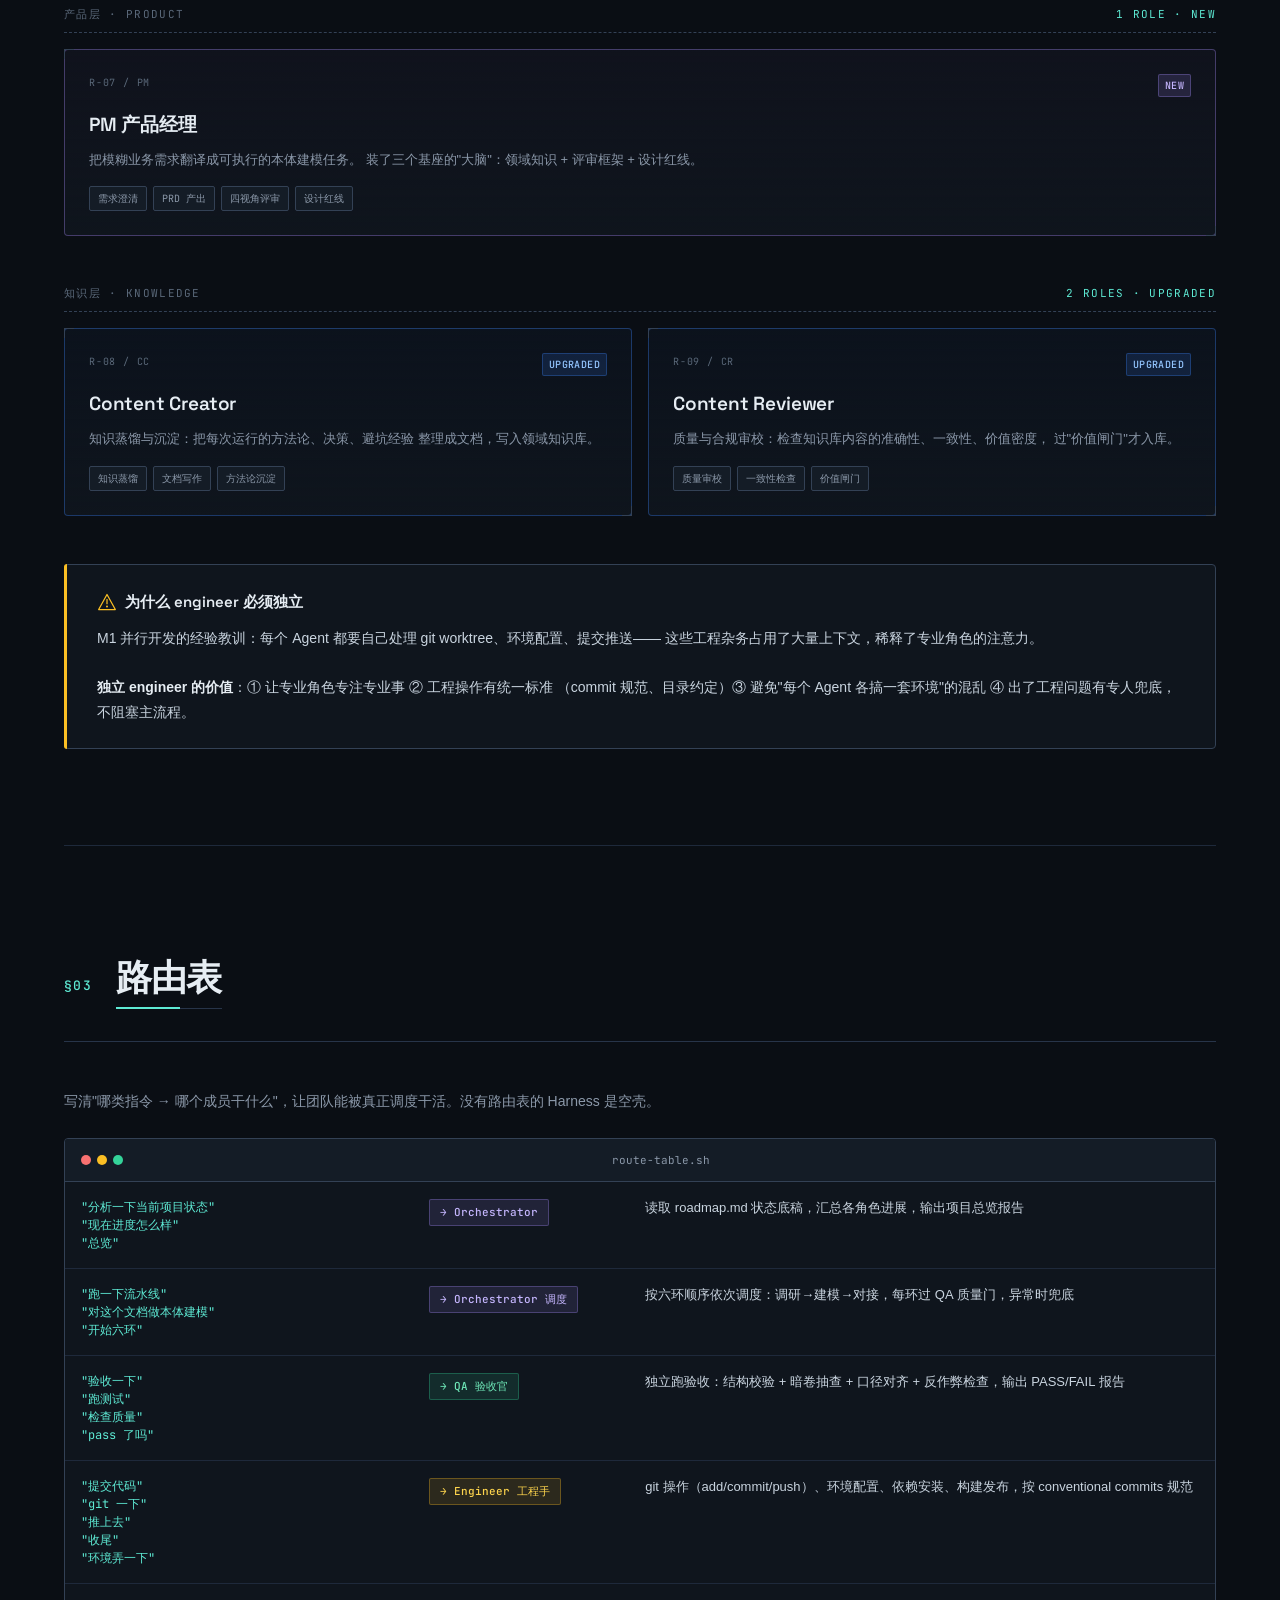
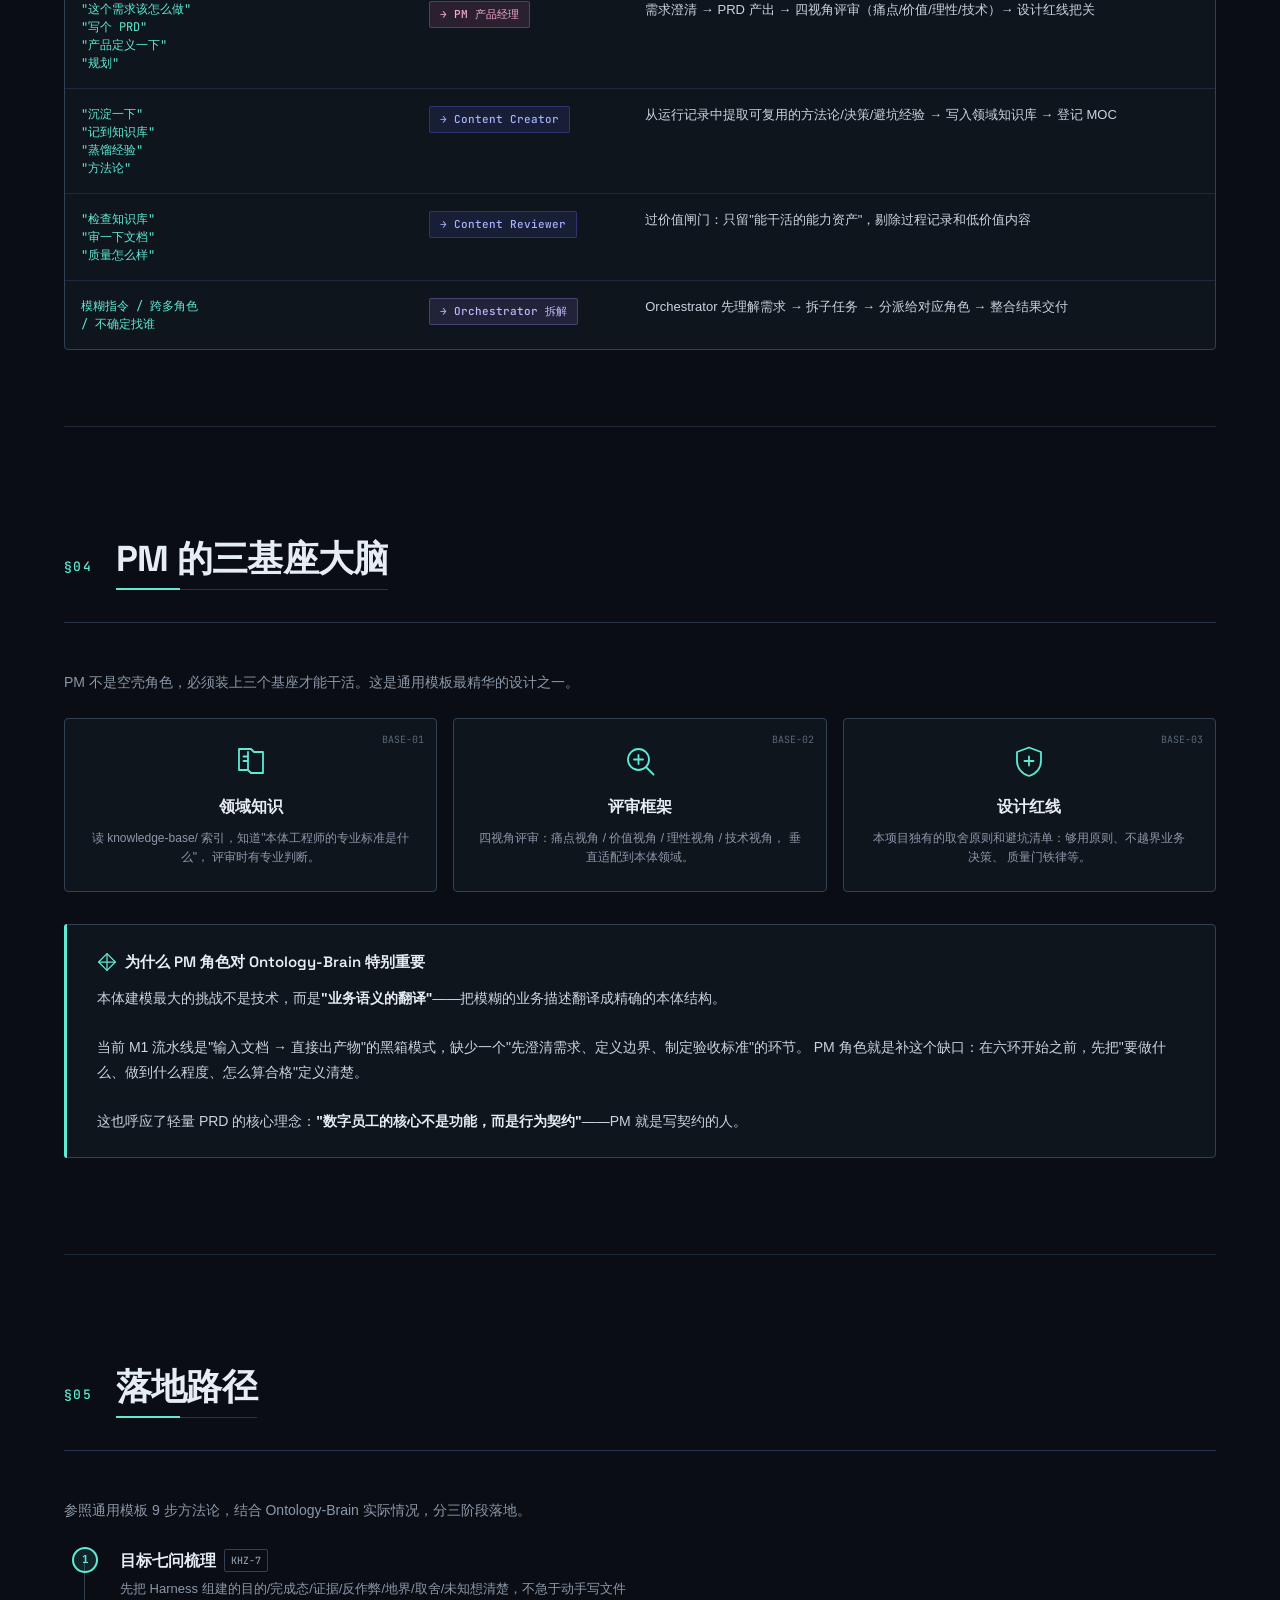
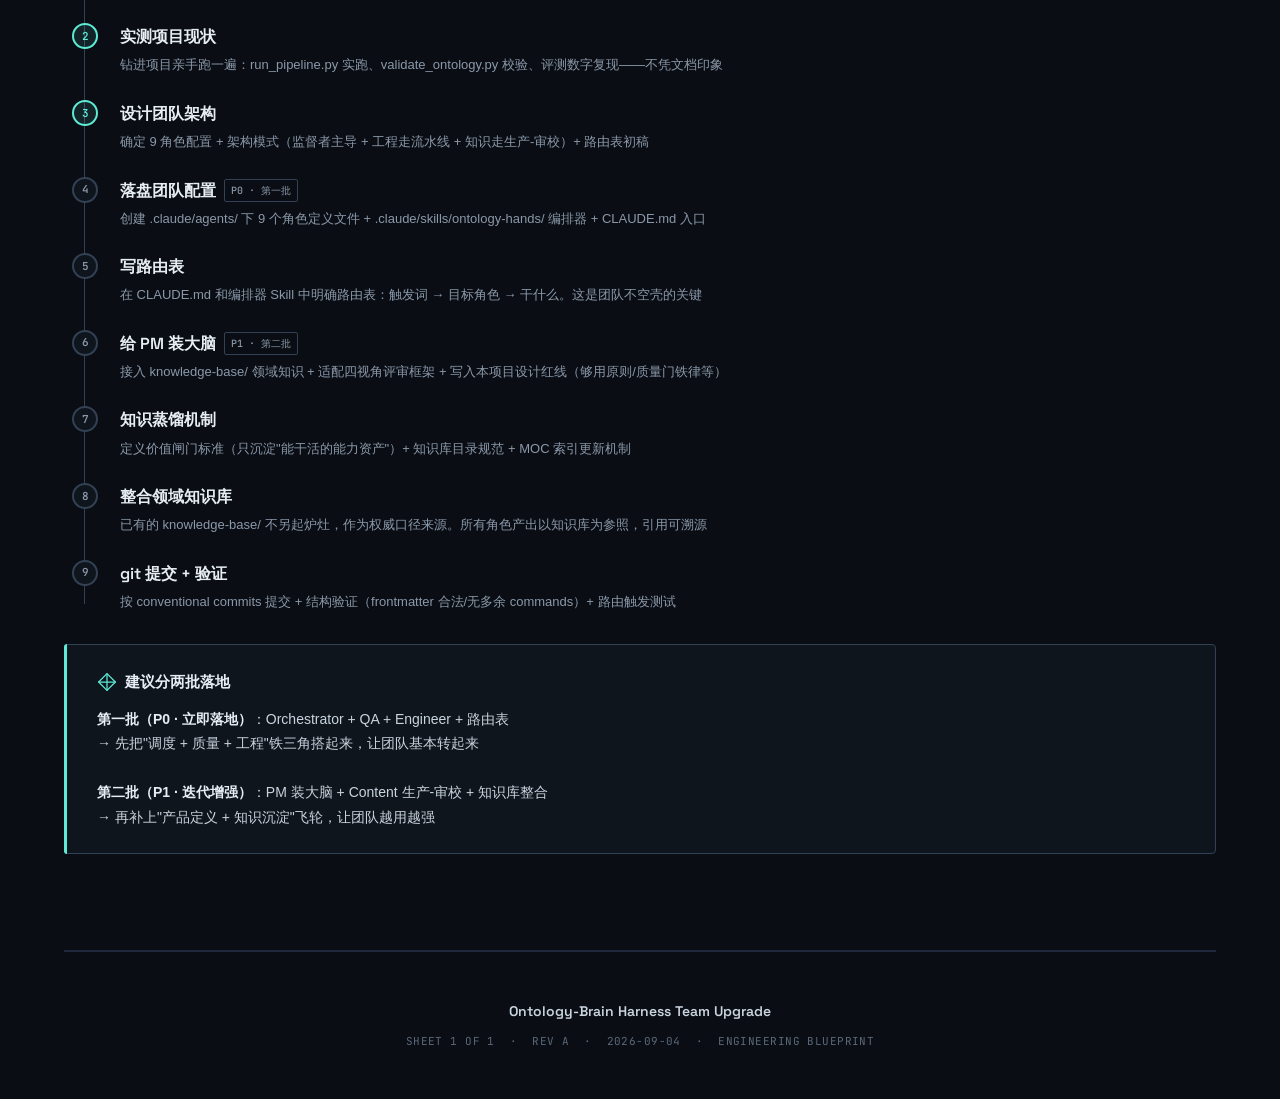
<file: harness/upgrade.html>
<!-- Generated by Trae Work -->
<!--
  THESIS: An engineering-blueprint report on agent team architecture for ontology engineering;
  refuses the default card-grid SaaS template in favor of a technical-drawing structure
  with grid guides, numbered sections, and terminal-style route tables.
  OWN-WORLD: Deep teal-tinted dark ground, fine grid guides, Space Grotesk display with
  system-sans body, amber status accents, ruled section dividers, and blueprint-style
  component annotations.
  STORY: The reader grasps the current team design, understands why the upgrade matters,
  sees the 9-role architecture with routes, and knows the 9-step rollout path.
  FIRST VIEWPORT: Left-anchored oversized display numeral "09" beside the title block,
  sub-title in mono, status bar across the top showing version and date like a drawing header.
  FORM: Engineering blueprint / technical report, direction 3 of 7 in the technical-doc family,
  seed: blueprint-v1.
  FINISH: unreviewed and undocumented is unfinished; this build ends with the finish review,
  the verdict, and DESIGN.md.
-->
<!DOCTYPE html>
<html lang="zh-CN">
<head>
<meta charset="UTF-8">
<meta name="viewport" content="width=device-width, initial-scale=1.0">
<title>Harness Team Upgrade Plan — Ontology-Brain</title>
<link rel="preconnect" href="https://fonts.googleapis.com">
<link rel="preconnect" href="https://fonts.gstatic.com" crossorigin>
<link href="https://fonts.googleapis.com/css2?family=Space+Grotesk:wght@400;500;600;700&family=JetBrains+Mono:wght@400;500;600&display=swap" rel="stylesheet">
<link rel="stylesheet" href="../assets/css/shared.css">
<style>
  /* ============ RESET & BASE ============ */
  *, *::before, *::after { box-sizing: border-box; margin: 0; padding: 0; }

  :root {
    /* Tinted darks — never pure black */
    --bg-0: #0a0e14;
    --bg-1: #0f151d;
    --bg-2: #141c26;
    --bg-3: #1a2432;

    /* Tinted lights — never pure white */
    --fg-0: #e6edf3;
    --fg-1: #c9d4df;
    --fg-2: #8b98a9;
    --fg-3: #5a6879;

    /* Blueprint accent */
    --accent: #5eead4;
    --accent-dim: #2dd4bf33;
    --accent-line: #2dd4bf55;

    /* Status colors */
    --ok: #34d399;
    --warn: #fbbf24;
    --new: #a78bfa;
    --risk: #f87171;

    /* Rulings */
    --line-0: #1e293b;
    --line-1: #273449;
    --line-2: #334155;

    /* Grid */
    --grid-color: #1e293b55;

    /* Type */
    --font-display: 'Space Grotesk', -apple-system, system-ui, sans-serif;
    --font-mono: 'JetBrains Mono', 'SF Mono', Menlo, monospace;
    --font-body: -apple-system, BlinkMacSystemFont, "Noto Sans CJK SC", "PingFang SC", "Microsoft YaHei", sans-serif;

    /* Spacing rhythm */
    --sp-1: 4px;
    --sp-2: 8px;
    --sp-3: 12px;
    --sp-4: 16px;
    --sp-5: 24px;
    --sp-6: 32px;
    --sp-7: 48px;
    --sp-8: 64px;
    --sp-9: 96px;
  }

  html { scroll-behavior: smooth; }

  body {
    font-family: var(--font-body);
    background: var(--bg-0);
    color: var(--fg-0);
    line-height: 1.7;
    font-size: 15px;
    -webkit-font-smoothing: antialiased;
    -moz-osx-font-smoothing: grayscale;
    position: relative;
    overflow-x: hidden;
  }

  /* Blueprint grid background */
  body::before {
    content: '';
    position: fixed;
    top: 0; left: 0; right: 0; bottom: 0;
    background-image:
      linear-gradient(var(--grid-color) 1px, transparent 1px),
      linear-gradient(90deg, var(--grid-color) 1px, transparent 1px);
    background-size: 48px 48px;
    pointer-events: none;
    z-index: 0;
    opacity: 0.6;
  }

  body::after {
    content: '';
    position: fixed;
    top: 0; left: 0; right: 0; bottom: 0;
    background:
      radial-gradient(ellipse at 20% 0%, rgba(94, 234, 212, 0.04) 0%, transparent 50%),
      radial-gradient(ellipse at 80% 100%, rgba(167, 139, 250, 0.03) 0%, transparent 50%);
    pointer-events: none;
    z-index: 0;
  }

  .page-wrap {
    position: relative;
    z-index: 1;
    max-width: 1200px;
    margin: 0 auto;
    padding: 0 var(--sp-5);
  }

  /* ============ HERO ============ */
  .hero {
    padding: var(--sp-9) 0 var(--sp-8);
    position: relative;
    border-bottom: 1px solid var(--line-0);
  }

  .hero-meta {
    font-family: var(--font-mono);
    font-size: 12px;
    color: var(--fg-3);
    margin-bottom: var(--sp-5);
    display: flex;
    gap: var(--sp-4);
    align-items: center;
  }
  .hero-meta .tag {
    padding: 2px 8px;
    border: 1px solid var(--line-2);
    border-radius: 2px;
    color: var(--fg-2);
  }
  .hero-meta .tag.accent {
    border-color: var(--accent-line);
    color: var(--accent);
  }

  .hero-title {
    font-family: var(--font-display);
    font-size: clamp(36px, 6vw, 68px);
    font-weight: 700;
    line-height: 1.05;
    letter-spacing: -0.03em;
    margin-bottom: var(--sp-5);
    color: var(--fg-0);
    position: relative;
  }
  .hero-title .num {
    font-family: var(--font-mono);
    font-size: 0.35em;
    font-weight: 500;
    color: var(--accent);
    display: block;
    margin-bottom: var(--sp-3);
    letter-spacing: 0.1em;
  }

  .hero-subtitle {
    font-size: 18px;
    color: var(--fg-1);
    max-width: 640px;
    line-height: 1.6;
    margin-bottom: var(--sp-7);
  }

  .hero-stats {
    display: grid;
    grid-template-columns: repeat(4, 1fr);
    gap: 1px;
    background: var(--line-1);
    border: 1px solid var(--line-1);
    border-radius: 4px;
    overflow: hidden;
  }
  .hero-stat {
    background: var(--bg-1);
    padding: var(--sp-4) var(--sp-5);
  }
  .hero-stat .label {
    font-family: var(--font-mono);
    font-size: 10px;
    text-transform: uppercase;
    letter-spacing: 0.08em;
    color: var(--fg-3);
    margin-bottom: var(--sp-2);
  }
  .hero-stat .value {
    font-family: var(--font-display);
    font-size: 28px;
    font-weight: 700;
    color: var(--fg-0);
    line-height: 1.1;
  }
  .hero-stat .value.accent { color: var(--accent); }
  .hero-stat .value.new { color: var(--new); }
  .hero-stat .desc {
    font-size: 12px;
    color: var(--fg-2);
    margin-top: var(--sp-1);
  }

  /* ============ SECTION ============ */
  .section {
    padding: var(--sp-8) 0;
    border-bottom: 1px solid var(--line-0);
    position: relative;
  }

  .section-head {
    display: flex;
    align-items: baseline;
    gap: var(--sp-5);
    margin-bottom: var(--sp-7);
    padding-bottom: var(--sp-4);
    border-bottom: 1px solid var(--line-1);
  }
  .section-num {
    font-family: var(--font-mono);
    font-size: 13px;
    font-weight: 500;
    color: var(--accent);
    letter-spacing: 0.1em;
    flex-shrink: 0;
  }
  .section-title {
    font-family: var(--font-display);
    font-size: clamp(24px, 3.5vw, 36px);
    font-weight: 700;
    letter-spacing: -0.02em;
    line-height: 1.15;
    color: var(--fg-0);
  }

  /* ============ COMPARISON TABLE ============ */
  .compare-table {
    width: 100%;
    border-collapse: collapse;
    font-size: 14px;
  }
  .compare-table thead th {
    text-align: left;
    padding: var(--sp-3) var(--sp-4);
    font-family: var(--font-mono);
    font-size: 10px;
    font-weight: 500;
    text-transform: uppercase;
    letter-spacing: 0.08em;
    color: var(--fg-3);
    border-bottom: 1px solid var(--line-2);
    background: var(--bg-1);
  }
  .compare-table tbody td {
    padding: var(--sp-4);
    border-bottom: 1px solid var(--line-0);
    color: var(--fg-1);
    vertical-align: top;
    line-height: 1.6;
  }
  .compare-table tbody tr:hover td {
    background: var(--bg-1);
  }
  .compare-table tbody td:first-child {
    font-weight: 600;
    color: var(--fg-0);
    font-family: var(--font-display);
    width: 16%;
  }
  .stars {
    color: var(--warn);
    letter-spacing: 1px;
    font-size: 13px;
    white-space: nowrap;
  }
  .tag-pill {
    display: inline-block;
    padding: 1px 7px;
    border-radius: 2px;
    font-family: var(--font-mono);
    font-size: 10px;
    font-weight: 500;
    letter-spacing: 0.04em;
    margin-left: var(--sp-2);
    vertical-align: middle;
  }
  .tag-pill.new {
    background: rgba(167, 139, 250, 0.12);
    color: #c4b5fd;
    border: 1px solid rgba(167, 139, 250, 0.3);
  }
  .tag-pill.up {
    background: rgba(59, 130, 246, 0.12);
    color: #93c5fd;
    border: 1px solid rgba(59, 130, 246, 0.3);
  }

  /* ============ INSIGHT / CALLOUT ============ */
  .callout {
    position: relative;
    padding: var(--sp-5) var(--sp-6);
    border: 1px solid var(--line-2);
    border-radius: 4px;
    background: var(--bg-1);
    margin: var(--sp-6) 0;
  }
  .callout::before {
    content: '';
    position: absolute;
    left: -1px; top: -1px; bottom: -1px;
    width: 3px;
    background: var(--accent);
    border-radius: 4px 0 0 4px;
  }
  .callout.warn::before { background: var(--warn); }
  .callout-title {
    font-family: var(--font-display);
    font-size: 15px;
    font-weight: 600;
    color: var(--fg-0);
    margin-bottom: var(--sp-3);
    display: flex;
    align-items: center;
    gap: var(--sp-2);
  }
  .callout-title .icon { font-size: 16px; }
  .callout p {
    color: var(--fg-1);
    font-size: 14px;
    line-height: 1.75;
  }
  .callout strong { color: var(--fg-0); font-weight: 600; }

  /* ============ TEAM GRID — BLUEPRINT STYLE ============ */
  .team-layer {
    margin-bottom: var(--sp-7);
  }
  .team-layer-label {
    font-family: var(--font-mono);
    font-size: 11px;
    text-transform: uppercase;
    letter-spacing: 0.12em;
    color: var(--fg-3);
    margin-bottom: var(--sp-4);
    padding-bottom: var(--sp-2);
    border-bottom: 1px dashed var(--line-2);
    display: flex;
    justify-content: space-between;
    align-items: center;
  }
  .team-layer-label .count {
    color: var(--accent);
  }

  .team-grid {
    display: grid;
    grid-template-columns: repeat(auto-fit, minmax(280px, 1fr));
    gap: var(--sp-4);
  }

  .role-card {
    position: relative;
    background: var(--bg-1);
    border: 1px solid var(--line-2);
    border-radius: 4px;
    padding: var(--sp-5);
    transition: border-color 0.2s, transform 0.2s;
  }
  .role-card:hover {
    border-color: var(--accent-line);
    transform: translateY(-1px);
  }
  .role-card.new {
    border-color: rgba(167, 139, 250, 0.35);
    background: linear-gradient(180deg, rgba(167,139,250,0.04) 0%, var(--bg-1) 100%);
  }
  .role-card.upgraded {
    border-color: rgba(59, 130, 246, 0.35);
    background: linear-gradient(180deg, rgba(59,130,246,0.04) 0%, var(--bg-1) 100%);
  }

  /* Corner marks — blueprint style */
  .role-card::before,
  .role-card::after {
    content: '';
    position: absolute;
    width: 10px; height: 10px;
    border: 1px solid var(--line-2);
  }
  .role-card::before {
    top: -1px; left: -1px;
    border-right: none;
    border-bottom: none;
  }
  .role-card::after {
    bottom: -1px; right: -1px;
    border-left: none;
    border-top: none;
  }

  .role-header {
    display: flex;
    justify-content: space-between;
    align-items: flex-start;
    margin-bottom: var(--sp-3);
  }
  .role-id {
    font-family: var(--font-mono);
    font-size: 10px;
    color: var(--fg-3);
    letter-spacing: 0.08em;
  }
  .role-badge {
    font-family: var(--font-mono);
    font-size: 10px;
    font-weight: 500;
    padding: 2px 6px;
    border-radius: 2px;
    letter-spacing: 0.04em;
  }
  .role-badge.new {
    background: rgba(167, 139, 250, 0.15);
    color: #c4b5fd;
    border: 1px solid rgba(167, 139, 250, 0.3);
  }
  .role-badge.up {
    background: rgba(59, 130, 246, 0.15);
    color: #93c5fd;
    border: 1px solid rgba(59, 130, 246, 0.3);
  }

  .role-name {
    font-family: var(--font-display);
    font-size: 19px;
    font-weight: 600;
    color: var(--fg-0);
    margin-bottom: var(--sp-2);
    letter-spacing: -0.01em;
  }
  .role-desc {
    font-size: 13px;
    color: var(--fg-2);
    line-height: 1.65;
    margin-bottom: var(--sp-4);
  }
  .role-tags {
    display: flex;
    flex-wrap: wrap;
    gap: 6px;
  }
  .role-tag {
    font-family: var(--font-mono);
    font-size: 10px;
    padding: 3px 8px;
    background: var(--bg-2);
    border: 1px solid var(--line-2);
    border-radius: 2px;
    color: var(--fg-2);
  }

  /* ============ ROUTE TABLE — TERMINAL STYLE ============ */
  .route-block {
    background: var(--bg-1);
    border: 1px solid var(--line-2);
    border-radius: 4px;
    margin-bottom: var(--sp-3);
    overflow: hidden;
  }
  .route-block-header {
    display: flex;
    justify-content: space-between;
    align-items: center;
    padding: var(--sp-3) var(--sp-4);
    background: var(--bg-2);
    border-bottom: 1px solid var(--line-2);
    font-family: var(--font-mono);
    font-size: 11px;
  }
  .route-block-header .dots {
    display: flex;
    gap: 6px;
  }
  .route-block-header .dot {
    width: 10px; height: 10px;
    border-radius: 50%;
  }
  .dot.r { background: #f87171; }
  .dot.y { background: #fbbf24; }
  .dot.g { background: #34d399; }
  .route-block-header .title {
    color: var(--fg-2);
  }

  .route-row {
    display: grid;
    grid-template-columns: 1.2fr 200px 2fr;
    gap: var(--sp-4);
    padding: var(--sp-4);
    border-bottom: 1px solid var(--line-0);
    align-items: start;
  }
  .route-row:last-child { border-bottom: none; }

  .route-trigger {
    font-family: var(--font-mono);
    font-size: 12px;
    color: var(--accent);
    line-height: 1.5;
  }
  .route-target {
    display: inline-flex;
    align-items: center;
    gap: 6px;
    font-family: var(--font-mono);
    font-size: 11px;
    font-weight: 500;
    padding: 3px 10px;
    border-radius: 2px;
    white-space: nowrap;
  }
  .target-lead { background: rgba(167,139,250,0.12); color: #c4b5fd; border: 1px solid rgba(167,139,250,0.3); }
  .target-qa { background: rgba(52,211,153,0.12); color: #6ee7b7; border: 1px solid rgba(52,211,153,0.3); }
  .target-eng { background: rgba(251,191,36,0.12); color: #fcd34d; border: 1px solid rgba(251,191,36,0.3); }
  .target-pm { background: rgba(244,114,182,0.12); color: #f9a8d4; border: 1px solid rgba(244,114,182,0.3); }
  .target-cc { background: rgba(99,102,241,0.12); color: #a5b4fc; border: 1px solid rgba(99,102,241,0.3); }
  .target-cr { background: rgba(99,102,241,0.12); color: #a5b4fc; border: 1px solid rgba(99,102,241,0.3); }
  .route-action {
    font-size: 13px;
    color: var(--fg-1);
    line-height: 1.6;
  }

  /* ============ BRAIN BASE ============ */
  .brain-grid {
    display: grid;
    grid-template-columns: repeat(3, 1fr);
    gap: var(--sp-4);
    margin: var(--sp-5) 0;
  }
  .brain-card {
    position: relative;
    background: var(--bg-1);
    border: 1px solid var(--line-2);
    border-radius: 4px;
    padding: var(--sp-5);
    text-align: center;
    transition: border-color 0.2s;
  }
  .brain-card:hover {
    border-color: rgba(244, 114, 182, 0.4);
  }
  .brain-card-num {
    position: absolute;
    top: var(--sp-3);
    right: var(--sp-3);
    font-family: var(--font-mono);
    font-size: 10px;
    color: var(--fg-3);
  }
  .brain-icon {
    font-size: 32px;
    margin-bottom: var(--sp-3);
    line-height: 1;
  }
  .brain-title {
    font-family: var(--font-display);
    font-size: 16px;
    font-weight: 600;
    color: var(--fg-0);
    margin-bottom: var(--sp-2);
  }
  .brain-desc {
    font-size: 12px;
    color: var(--fg-2);
    line-height: 1.6;
  }

  /* ============ ROADMAP / TIMELINE ============ */
  .roadmap {
    position: relative;
    padding-left: 0;
    margin: var(--sp-5) 0;
  }
  .roadmap::before {
    content: '';
    position: absolute;
    left: 20px;
    top: 8px;
    bottom: 8px;
    width: 1px;
    background: var(--line-2);
  }
  .step {
    position: relative;
    padding-left: 56px;
    padding-bottom: var(--sp-5);
  }
  .step:last-child { padding-bottom: 0; }
  .step-marker {
    position: absolute;
    left: 8px;
    top: 0;
    width: 26px;
    height: 26px;
    border-radius: 50%;
    background: var(--bg-1);
    border: 2px solid var(--line-2);
    display: flex;
    align-items: center;
    justify-content: center;
    font-family: var(--font-mono);
    font-size: 11px;
    font-weight: 600;
    color: var(--fg-2);
    z-index: 1;
  }
  .step.completed .step-marker {
    border-color: var(--accent);
    color: var(--accent);
    background: rgba(94, 234, 212, 0.1);
  }
  .step-title {
    font-family: var(--font-display);
    font-size: 16px;
    font-weight: 600;
    color: var(--fg-0);
    margin-bottom: var(--sp-1);
    display: flex;
    align-items: center;
    gap: var(--sp-2);
    flex-wrap: wrap;
  }
  .step-tag {
    font-family: var(--font-mono);
    font-size: 10px;
    padding: 2px 6px;
    border-radius: 2px;
    border: 1px solid var(--line-2);
    color: var(--fg-2);
    font-weight: 500;
  }
  .step-desc {
    font-size: 13px;
    color: var(--fg-2);
    line-height: 1.65;
  }

  /* ============ FOOTER ============ */
  .footer {
    padding: var(--sp-7) 0;
    text-align: center;
    border-top: 1px solid var(--line-0);
  }
  .footer-title {
    font-family: var(--font-display);
    font-size: 14px;
    font-weight: 600;
    color: var(--fg-1);
    margin-bottom: var(--sp-2);
  }
  .footer-meta {
    font-family: var(--font-mono);
    font-size: 11px;
    color: var(--fg-3);
    letter-spacing: 0.04em;
  }

  /* ============ RESPONSIVE ============ */
  @media (max-width: 768px) {
    .page-wrap { padding: 0 var(--sp-4); }
    .hero { padding: var(--sp-7) 0 var(--sp-6); }
    .hero-stats { grid-template-columns: repeat(2, 1fr); }
    .brain-grid { grid-template-columns: 1fr; }
    .route-row { grid-template-columns: 1fr; gap: var(--sp-2); }
    .section { padding: var(--sp-6) 0; }
    .section-head {
      flex-direction: column;
      gap: var(--sp-2);
      align-items: flex-start;
    }
  }

  /* Reveal animations */
  .reveal {
    opacity: 0;
    transform: translateY(12px);
    transition: opacity 0.6s cubic-bezier(0.16, 1, 0.3, 1), transform 0.6s cubic-bezier(0.16, 1, 0.3, 1);
  }
  .reveal.visible {
    opacity: 1;
    transform: translateY(0);
  }

  /* Selection */
  /* ============ SVG ICON SYSTEM ============ */
  .svg-icon {
    width: 20px;
    height: 20px;
    stroke: currentColor;
    stroke-width: 1.5;
    fill: none;
    stroke-linecap: round;
    stroke-linejoin: round;
    vertical-align: -3px;
    flex-shrink: 0;
  }
  .svg-icon.lg { width: 28px; height: 28px; stroke-width: 1.2; }
  .svg-icon.xl { width: 36px; height: 36px; stroke-width: 1.2; }
  .svg-icon.sm { width: 16px; height: 16px; stroke-width: 1.8; }

  .svg-icon .icon-anim {
    stroke-dasharray: 100;
    stroke-dashoffset: 100;
    animation: icon-draw 1.2s cubic-bezier(0.16, 1, 0.3, 1) forwards;
  }
  .svg-icon .icon-anim.delay-1 { animation-delay: 0.15s; }
  .svg-icon .icon-anim.delay-2 { animation-delay: 0.3s; }
  .svg-icon .icon-anim.delay-3 { animation-delay: 0.45s; }

  @keyframes icon-draw {
    to { stroke-dashoffset: 0; }
  }

  @keyframes icon-pulse {
    0%, 100% { opacity: 0.6; }
    50% { opacity: 1; }
  }

  .icon-pulse {
    animation: icon-pulse 2.5s ease-in-out infinite;
  }

  @keyframes icon-spin-slow {
    from { transform: rotate(0deg); }
    to { transform: rotate(360deg); }
  }

  .icon-spin {
    transform-origin: center;
    animation: icon-spin-slow 12s linear infinite;
  }

  /* Icon color helpers */
  .icon-accent { color: var(--accent); }
  .icon-ok { color: var(--ok); }
  .icon-warn { color: var(--warn); }
  .icon-new { color: var(--new); }
  .icon-risk { color: var(--risk); }
  .icon-fg { color: var(--fg-0); }
  .icon-muted { color: var(--fg-2); }

  ::selection {
    background: rgba(94, 234, 212, 0.25);
    color: var(--fg-0);
  }
</style>
</head>
<body>
<script src="../assets/js/navigation.js"></script>
<script>injectNavbar("harness-upgrade", "..");</script>


<!-- SVG Icon Sprite -->
<svg width="0" height="0" style="position:absolute;visibility:hidden;" aria-hidden="true">
  <defs>

    <!-- Diamond / Insight -->
    <symbol id="icon-diamond" viewBox="0 0 24 24">
      <path class="icon-anim" d="M12 2L22 12L12 22L2 12L12 2Z" />
      <path class="icon-anim delay-1" d="M12 2L12 22" />
      <path class="icon-anim delay-2" d="M2 12L22 12" />
    </symbol>

    <!-- Warning / Caution -->
    <symbol id="icon-warning" viewBox="0 0 24 24">
      <path class="icon-anim" d="M12 3L22 21H2L12 3Z" />
      <line class="icon-anim delay-1" x1="12" y1="9" x2="12" y2="14" />
      <circle class="icon-anim delay-2" cx="12" cy="17.5" r="1.2" fill="currentColor" stroke="none" />
    </symbol>

    <!-- Book / Knowledge -->
    <symbol id="icon-book" viewBox="0 0 24 24">
      <path class="icon-anim" d="M4 4H12L14 6H20V20H12L10 18H4V4Z" />
      <line class="icon-anim delay-1" x1="10" y1="6" x2="10" y2="18" />
      <line class="icon-anim delay-2" x1="7" y1="9" x2="9.5" y2="9" />
      <line class="icon-anim delay-2" x1="7" y1="12" x2="9.5" y2="12" />
    </symbol>

    <!-- Search / Review -->
    <symbol id="icon-search" viewBox="0 0 24 24">
      <circle class="icon-anim" cx="11" cy="11" r="7" />
      <line class="icon-anim delay-1" x1="16" y1="16" x2="21" y2="21" />
      <line class="icon-anim delay-2" x1="11" y1="8" x2="11" y2="14" />
      <line class="icon-anim delay-2" x1="8" y1="11" x2="14" y2="11" />
    </symbol>

    <!-- Shield / Red Line / Prohibition -->
    <symbol id="icon-shield" viewBox="0 0 24 24">
      <path class="icon-anim" d="M12 3L20 6V12C20 16.5 17 20.5 12 22C7 20.5 4 16.5 4 12V6L12 3Z" />
      <path class="icon-anim delay-1" d="M9 12L15 12" />
      <path class="icon-anim delay-2" d="M12 9L12 15" />
    </symbol>

    <!-- Target / Goal -->
    <symbol id="icon-target" viewBox="0 0 24 24">
      <circle class="icon-anim" cx="12" cy="12" r="9" />
      <circle class="icon-anim delay-1" cx="12" cy="12" r="5" />
      <circle class="icon-anim delay-2" cx="12" cy="12" r="1.5" fill="currentColor" stroke="none" />
    </symbol>

    <!-- Ruler / Quality -->
    <symbol id="icon-ruler" viewBox="0 0 24 24">
      <path class="icon-anim" d="M3 15L15 3L21 9L9 21L3 15Z" />
      <line class="icon-anim delay-1" x1="7" y1="13" x2="6" y2="12" />
      <line class="icon-anim delay-1" x1="9.5" y1="10.5" x2="8.5" y2="9.5" />
      <line class="icon-anim delay-1" x1="12" y1="8" x2="11" y2="7" />
      <line class="icon-anim delay-2" x1="14.5" y1="5.5" x2="13.5" y2="4.5" />
    </symbol>

    <!-- Globe / Migration -->
    <symbol id="icon-globe" viewBox="0 0 24 24">
      <circle class="icon-anim" cx="12" cy="12" r="9" />
      <ellipse class="icon-anim delay-1" cx="12" cy="12" rx="9" ry="3.5" />
      <line class="icon-anim delay-2" x1="12" y1="3" x2="12" y2="21" />
    </symbol>

    <!-- Users / Team -->
    <symbol id="icon-users" viewBox="0 0 24 24">
      <circle class="icon-anim" cx="9" cy="8" r="3.5" />
      <path class="icon-anim delay-1" d="M3 20C3 16.5 5.5 14 9 14C12.5 14 15 16.5 15 20" />
      <circle class="icon-anim delay-2" cx="17" cy="9" r="2.5" />
      <path class="icon-anim delay-2" d="M15 19C15 17 16 15.5 18 15C19.5 14.6 21 15.5 21 17.5" />
    </symbol>

    <!-- Cycle / Pipeline -->
    <symbol id="icon-cycle" viewBox="0 0 24 24">
      <path class="icon-anim" d="M20 12C20 16.5 16.5 20 12 20C7.5 20 4 16.5 4 12C4 7.5 7.5 4 12 4C15 4 17.5 5.5 19 8" />
      <polyline class="icon-anim delay-1" points="16,4 19,4 19,7" />
    </symbol>

    <!-- Check / Verify -->
    <symbol id="icon-check" viewBox="0 0 24 24">
      <circle class="icon-anim" cx="12" cy="12" r="9" />
      <polyline class="icon-anim delay-1" points="7.5,12 10.5,15 16.5,9" />
    </symbol>

    <!-- Lightbulb / Idea -->
    <symbol id="icon-bulb" viewBox="0 0 24 24">
      <path class="icon-anim" d="M9 18H15" />
      <path class="icon-anim delay-1" d="M10 21H14" />
      <path class="icon-anim delay-1" d="M12 3C8 3 5 6 5 10C5 12.5 6.5 14.5 8 16V17H16V16C17.5 14.5 19 12.5 19 10C19 6 16 3 12 3Z" />
      <line class="icon-anim delay-2" x1="9.5" y1="10" x2="10.5" y2="10" />
      <line class="icon-anim delay-2" x1="12" y1="8" x2="12" y2="9" />
      <line class="icon-anim delay-2" x1="13.5" y1="10" x2="14.5" y2="10" />
    </symbol>

    <!-- Cpu / Engineering -->
    <symbol id="icon-cpu" viewBox="0 0 24 24">
      <rect class="icon-anim" x="6" y="6" width="12" height="12" rx="1" />
      <rect class="icon-anim delay-1" x="9" y="9" width="6" height="6" rx="0.5" />
      <line class="icon-anim delay-2" x1="9" y1="2" x2="9" y2="6" />
      <line class="icon-anim delay-2" x1="15" y1="2" x2="15" y2="6" />
      <line class="icon-anim delay-2" x1="9" y1="18" x2="9" y2="22" />
      <line class="icon-anim delay-2" x1="15" y1="18" x2="15" y2="22" />
      <line class="icon-anim delay-2" x1="2" y1="9" x2="6" y2="9" />
      <line class="icon-anim delay-2" x1="2" y1="15" x2="6" y2="15" />
      <line class="icon-anim delay-2" x1="18" y1="9" x2="22" y2="9" />
      <line class="icon-anim delay-2" x1="18" y1="15" x2="22" y2="15" />
    </symbol>

    <!-- Sparkle / Star -->
    <symbol id="icon-sparkle" viewBox="0 0 24 24">
      <path class="icon-anim" d="M12 3L13.5 10.5L21 12L13.5 13.5L12 21L10.5 13.5L3 12L10.5 10.5L12 3Z" />
    </symbol>

    <!-- Code / Terminal -->
    <symbol id="icon-code" viewBox="0 0 24 24">
      <polyline class="icon-anim" points="8,7 3,12 8,17" />
      <polyline class="icon-anim delay-1" points="16,7 21,12 16,17" />
      <line class="icon-anim delay-2" x1="14" y1="5" x2="10" y2="19" />
    </symbol>

    <!-- Roadmap / Route -->
    <symbol id="icon-route" viewBox="0 0 24 24">
      <path class="icon-anim" d="M5 19L5 5" />
      <path class="icon-anim delay-1" d="M5 5L12 5L14 8L19 8" />
      <path class="icon-anim delay-2" d="M19 8V16" />
      <circle class="icon-anim delay-2" cx="5" cy="5" r="1.5" fill="currentColor" stroke="none" />
      <circle class="icon-anim delay-2" cx="19" cy="16" r="1.5" fill="currentColor" stroke="none" />
    </symbol>

  </defs>
</svg>

<div class="page-wrap">

  <!-- HERO -->
  <section class="hero reveal">
    <div class="hero-meta">
      <span class="tag accent">ENGINEERING BLUEPRINT</span>
      <span class="tag">READ MODE</span>
      <span class="tag">V1.0</span>
    </div>
    <h1 class="hero-title">
      <span class="num">// 09-ROLE TEAM UPGRADE</span>
      Harness Team<br>Upgrade Plan
    </h1>
    <p class="hero-subtitle">
      从 7 角色到 9 角色的架构升级。基于通用模板方法论，结合 Ontology-Brain 本体工程师数字员工的实际场景，
      新增工程手与产品经理角色，拆分知识层为生产-审校双岗，建立路由表调度机制。
    </p>
    <div class="hero-stats">
      <div class="hero-stat">
        <div class="label">原角色数</div>
        <div class="value">7</div>
        <div class="desc">6 模式选型</div>
      </div>
      <div class="hero-stat">
        <div class="label">升级后</div>
        <div class="value accent">9</div>
        <div class="desc">+2 新增 · +1 拆分</div>
      </div>
      <div class="hero-stat">
        <div class="label">新增角色</div>
        <div class="value new">2</div>
        <div class="desc">Engineer / PM</div>
      </div>
      <div class="hero-stat">
        <div class="label">落地步骤</div>
        <div class="value">9</div>
        <div class="desc">九步方法论</div>
      </div>
    </div>
  </section>

  <!-- SECTION 1: 差异对比 -->
  <section class="section reveal" id="comparison">
    <div class="section-head">
      <span class="section-num">§01</span>
      <h2 class="section-title">核心差异对比</h2>
    </div>

    <p style="color: var(--fg-2); margin-bottom: var(--sp-5); font-size: 14px;">
      原 7 角色设计与通用模板方法论的关键差异。升级价值越高的项，优先级越靠前。
    </p>

    <table class="compare-table">
      <thead>
        <tr>
          <th>维度</th>
          <th>原 7 角色设计</th>
          <th>通用模板方法论</th>
          <th>升级价值</th>
        </tr>
      </thead>
      <tbody>
        <tr>
          <td>工程手</td>
          <td>缺失（融入了 Orchestrator）</td>
          <td><code>engineer</code> 独立角色，管环境/git/依赖/收尾 <span class="tag-pill new">核心角色</span></td>
          <td class="stars">★★★★★</td>
        </tr>
        <tr>
          <td>产品经理</td>
          <td>有领域专家，但缺"装大脑"机制</td>
          <td><code>pm</code> 角色 + 三基座（领域知识/评审框架/设计红线） <span class="tag-pill new">增强角色</span></td>
          <td class="stars">★★★★★</td>
        </tr>
        <tr>
          <td>内容生产+审校</td>
          <td>单角色知识库维护</td>
          <td><code>content-creator</code> + <code>content-reviewer</code> 生产-验证双角色 <span class="tag-pill up">角色拆分</span></td>
          <td class="stars">★★★★</td>
        </tr>
        <tr>
          <td>路由表机制</td>
          <td>未明确设计</td>
          <td>路由表是"团队不空壳的关键" <span class="tag-pill new">核心机制</span></td>
          <td class="stars">★★★★★</td>
        </tr>
        <tr>
          <td>落地方法论</td>
          <td>6 Phase 架构设计</td>
          <td>9 步完整落地（梳理→探查→设计→落盘→路由→装大脑→蒸馏→整合→提交）</td>
          <td class="stars">★★★★</td>
        </tr>
        <tr>
          <td>知识库定位</td>
          <td>有知识维护角色</td>
          <td>"不另起炉灶"+"所有产出以知识库为口径来源" <span class="tag-pill up">定位升级</span></td>
          <td class="stars">★★★★</td>
        </tr>
        <tr>
          <td>目标七问法</td>
          <td>有任务书形式</td>
          <td>khazix 目标七问法（目的/完成态/证据/反作弊/地界/取舍/未知）</td>
          <td class="stars">★★★</td>
        </tr>
      </tbody>
    </table>

    <div class="callout">
      <div class="callout-title"><svg class="svg-icon icon-accent"><use href="#icon-diamond"/></svg> 最大的三个升级点</div>
      <p>
        <strong>1. engineer 独立成岗</strong>：工程杂务（环境/git/依赖/提交）最容易拖慢主角色，独立出来让 Orchestrator 专注调度决策，执行 Agent 专注本体专业工作。<br><br>
        <strong>2. PM 装大脑</strong>：领域专家升级为产品经理，不仅有领域知识，还有评审框架和设计红线——把"模糊业务需求"翻译成"可执行的本体建模任务"。<br><br>
        <strong>3. 路由表机制</strong>：没有路由表的 Harness 是空壳。必须写清"哪类指令 → 哪个成员干什么"，才能让团队真正被调度干活。
      </p>
    </div>
  </section>

  <!-- SECTION 2: 团队架构 -->
  <section class="section reveal" id="team">
    <div class="section-head">
      <span class="section-num">§02</span>
      <h2 class="section-title">升级后团队架构</h2>
    </div>

    <p style="color: var(--fg-2); margin-bottom: var(--sp-6); font-size: 14px;">
      新增 2 个角色（engineer + pm），拆分升级 1 个角色（知识库维护 → 生产+审校），原 6 个角色保留并调整定位。
    </p>

    <!-- 监督层 -->
    <div class="team-layer">
      <div class="team-layer-label">
        <span>监督层 · SUPERVISORY</span>
        <span class="count">1 ROLE</span>
      </div>
      <div class="team-grid">
        <div class="role-card">
          <div class="role-header">
            <span class="role-id">R-01 / LEAD</span>
          </div>
          <div class="role-name">Orchestrator 总监</div>
          <div class="role-desc">
            团队总指挥，按路由表分派任务、监控进度、整合交付。
            从工程杂务中解放，专注判断和决策。
          </div>
          <div class="role-tags">
            <span class="role-tag">路由调度</span>
            <span class="role-tag">异常兜底</span>
            <span class="role-tag">质量门管控</span>
          </div>
        </div>
      </div>
    </div>

    <!-- 执行层 -->
    <div class="team-layer">
      <div class="team-layer-label">
        <span>执行层 · EXECUTION</span>
        <span class="count">3 ROLES</span>
      </div>
      <div class="team-grid">
        <div class="role-card">
          <div class="role-header">
            <span class="role-id">R-02 / RING 1-2</span>
          </div>
          <div class="role-name">业务调研 Agent</div>
          <div class="role-desc">
            术语提取与消歧、概念识别与建模范围界定。
            流水线入口把关人。
          </div>
          <div class="role-tags">
            <span class="role-tag">术语提取</span>
            <span class="role-tag">消歧规则</span>
            <span class="role-tag">够用原则</span>
          </div>
        </div>
        <div class="role-card">
          <div class="role-header">
            <span class="role-id">R-03 / RING 3-4</span>
          </div>
          <div class="role-name">本体建模 Agent</div>
          <div class="role-desc">
            本体 Schema 设计 + 实例抽取与灌入。
            数字员工的核心产能。
          </div>
          <div class="role-tags">
            <span class="role-tag">Schema 设计</span>
            <span class="role-tag">实例抽取</span>
            <span class="role-tag">中英映射</span>
          </div>
        </div>
        <div class="role-card">
          <div class="role-header">
            <span class="role-id">R-04 / RING 5-6</span>
          </div>
          <div class="role-name">应用对接 Agent</div>
          <div class="role-desc">
            RAG 接入代码生成 + 有/无本体对比评测。
            本体价值的证明者。
          </div>
          <div class="role-tags">
            <span class="role-tag">RAG 集成</span>
            <span class="role-tag">评测设计</span>
            <span class="role-tag">指标计算</span>
          </div>
        </div>
      </div>
    </div>

    <!-- 质量层 -->
    <div class="team-layer">
      <div class="team-layer-label">
        <span>质量层 · QUALITY</span>
        <span class="count">1 ROLE</span>
      </div>
      <div class="team-grid">
        <div class="role-card">
          <div class="role-header">
            <span class="role-id">R-05 / QA</span>
          </div>
          <div class="role-name">QA 验收官</div>
          <div class="role-desc">
            独立质量守门员。结构校验、评测口径对齐、
            反作弊检查、暗卷抽查。
          </div>
          <div class="role-tags">
            <span class="role-tag">结构校验</span>
            <span class="role-tag">口径对齐</span>
            <span class="role-tag">反作弊</span>
          </div>
        </div>
      </div>
    </div>

    <!-- 工程层 · 新增 -->
    <div class="team-layer">
      <div class="team-layer-label">
        <span>工程层 · ENGINEERING</span>
        <span class="count">1 ROLE · NEW</span>
      </div>
      <div class="team-grid">
        <div class="role-card new">
          <div class="role-header">
            <span class="role-id">R-06 / ENG</span>
            <span class="role-badge new">NEW</span>
          </div>
          <div class="role-name">Engineer 工程手</div>
          <div class="role-desc">
            环境配置、依赖管理、git 操作、代码提交、发布收尾。
            把所有工程杂务从主角色身上接走。
          </div>
          <div class="role-tags">
            <span class="role-tag">环境配置</span>
            <span class="role-tag">git 操作</span>
            <span class="role-tag">依赖管理</span>
            <span class="role-tag">发布收尾</span>
          </div>
        </div>
      </div>
    </div>

    <!-- 产品层 · 新增 -->
    <div class="team-layer">
      <div class="team-layer-label">
        <span>产品层 · PRODUCT</span>
        <span class="count">1 ROLE · NEW</span>
      </div>
      <div class="team-grid">
        <div class="role-card new">
          <div class="role-header">
            <span class="role-id">R-07 / PM</span>
            <span class="role-badge new">NEW</span>
          </div>
          <div class="role-name">PM 产品经理</div>
          <div class="role-desc">
            把模糊业务需求翻译成可执行的本体建模任务。
            装了三个基座的"大脑"：领域知识 + 评审框架 + 设计红线。
          </div>
          <div class="role-tags">
            <span class="role-tag">需求澄清</span>
            <span class="role-tag">PRD 产出</span>
            <span class="role-tag">四视角评审</span>
            <span class="role-tag">设计红线</span>
          </div>
        </div>
      </div>
    </div>

    <!-- 知识层 · 拆分升级 -->
    <div class="team-layer">
      <div class="team-layer-label">
        <span>知识层 · KNOWLEDGE</span>
        <span class="count">2 ROLES · UPGRADED</span>
      </div>
      <div class="team-grid">
        <div class="role-card upgraded">
          <div class="role-header">
            <span class="role-id">R-08 / CC</span>
            <span class="role-badge up">UPGRADED</span>
          </div>
          <div class="role-name">Content Creator</div>
          <div class="role-desc">
            知识蒸馏与沉淀：把每次运行的方法论、决策、避坑经验
            整理成文档，写入领域知识库。
          </div>
          <div class="role-tags">
            <span class="role-tag">知识蒸馏</span>
            <span class="role-tag">文档写作</span>
            <span class="role-tag">方法论沉淀</span>
          </div>
        </div>
        <div class="role-card upgraded">
          <div class="role-header">
            <span class="role-id">R-09 / CR</span>
            <span class="role-badge up">UPGRADED</span>
          </div>
          <div class="role-name">Content Reviewer</div>
          <div class="role-desc">
            质量与合规审校：检查知识库内容的准确性、一致性、价值密度，
            过"价值闸门"才入库。
          </div>
          <div class="role-tags">
            <span class="role-tag">质量审校</span>
            <span class="role-tag">一致性检查</span>
            <span class="role-tag">价值闸门</span>
          </div>
        </div>
      </div>
    </div>

    <div class="callout warn">
      <div class="callout-title"><svg class="svg-icon icon-warn"><use href="#icon-warning"/></svg> 为什么 engineer 必须独立</div>
      <p>
        M1 并行开发的经验教训：每个 Agent 都要自己处理 git worktree、环境配置、提交推送——
        这些工程杂务占用了大量上下文，稀释了专业角色的注意力。<br><br>
        <strong>独立 engineer 的价值</strong>：① 让专业角色专注专业事 ② 工程操作有统一标准
        （commit 规范、目录约定）③ 避免"每个 Agent 各搞一套环境"的混乱 ④ 出了工程问题有专人兜底，不阻塞主流程。
      </p>
    </div>
  </section>

  <!-- SECTION 3: 路由表 -->
  <section class="section reveal" id="routes">
    <div class="section-head">
      <span class="section-num">§03</span>
      <h2 class="section-title">路由表</h2>
    </div>

    <p style="color: var(--fg-2); margin-bottom: var(--sp-5); font-size: 14px;">
      写清"哪类指令 → 哪个成员干什么"，让团队能被真正调度干活。没有路由表的 Harness 是空壳。
    </p>

    <div class="route-block">
      <div class="route-block-header">
        <div class="dots">
          <span class="dot r"></span>
          <span class="dot y"></span>
          <span class="dot g"></span>
        </div>
        <div class="title">route-table.sh</div>
        <div></div>
      </div>

      <div class="route-row">
        <div class="route-trigger">"分析一下当前项目状态"<br>"现在进度怎么样"<br>"总览"</div>
        <div><span class="route-target target-lead">→ Orchestrator</span></div>
        <div class="route-action">读取 roadmap.md 状态底稿，汇总各角色进展，输出项目总览报告</div>
      </div>

      <div class="route-row">
        <div class="route-trigger">"跑一下流水线"<br>"对这个文档做本体建模"<br>"开始六环"</div>
        <div><span class="route-target target-lead">→ Orchestrator 调度</span></div>
        <div class="route-action">按六环顺序依次调度：调研→建模→对接，每环过 QA 质量门，异常时兜底</div>
      </div>

      <div class="route-row">
        <div class="route-trigger">"验收一下"<br>"跑测试"<br>"检查质量"<br>"pass 了吗"</div>
        <div><span class="route-target target-qa">→ QA 验收官</span></div>
        <div class="route-action">独立跑验收：结构校验 + 暗卷抽查 + 口径对齐 + 反作弊检查，输出 PASS/FAIL 报告</div>
      </div>

      <div class="route-row">
        <div class="route-trigger">"提交代码"<br>"git 一下"<br>"推上去"<br>"收尾"<br>"环境弄一下"</div>
        <div><span class="route-target target-eng">→ Engineer 工程手</span></div>
        <div class="route-action">git 操作（add/commit/push）、环境配置、依赖安装、构建发布，按 conventional commits 规范</div>
      </div>

      <div class="route-row">
        <div class="route-trigger">"这个需求该怎么做"<br>"写个 PRD"<br>"产品定义一下"<br>"规划"</div>
        <div><span class="route-target target-pm">→ PM 产品经理</span></div>
        <div class="route-action">需求澄清 → PRD 产出 → 四视角评审（痛点/价值/理性/技术）→ 设计红线把关</div>
      </div>

      <div class="route-row">
        <div class="route-trigger">"沉淀一下"<br>"记到知识库"<br>"蒸馏经验"<br>"方法论"</div>
        <div><span class="route-target target-cc">→ Content Creator</span></div>
        <div class="route-action">从运行记录中提取可复用的方法论/决策/避坑经验 → 写入领域知识库 → 登记 MOC</div>
      </div>

      <div class="route-row">
        <div class="route-trigger">"检查知识库"<br>"审一下文档"<br>"质量怎么样"</div>
        <div><span class="route-target target-cr">→ Content Reviewer</span></div>
        <div class="route-action">过价值闸门：只留"能干活的能力资产"，剔除过程记录和低价值内容</div>
      </div>

      <div class="route-row">
        <div class="route-trigger">模糊指令 / 跨多角色<br>/ 不确定找谁</div>
        <div><span class="route-target target-lead">→ Orchestrator 拆解</span></div>
        <div class="route-action">Orchestrator 先理解需求 → 拆子任务 → 分派给对应角色 → 整合结果交付</div>
      </div>
    </div>
  </section>

  <!-- SECTION 4: PM 三基座 -->
  <section class="section reveal" id="brain">
    <div class="section-head">
      <span class="section-num">§04</span>
      <h2 class="section-title">PM 的三基座大脑</h2>
    </div>

    <p style="color: var(--fg-2); margin-bottom: var(--sp-4); font-size: 14px;">
      PM 不是空壳角色，必须装上三个基座才能干活。这是通用模板最精华的设计之一。
    </p>

    <div class="brain-grid">
      <div class="brain-card">
        <span class="brain-card-num">BASE-01</span>
        <div class="brain-icon"><svg class="svg-icon xl icon-accent"><use href="#icon-book"/></svg></div>
        <div class="brain-title">领域知识</div>
        <div class="brain-desc">
          读 knowledge-base/ 索引，知道"本体工程师的专业标准是什么"，
          评审时有专业判断。
        </div>
      </div>
      <div class="brain-card">
        <span class="brain-card-num">BASE-02</span>
        <div class="brain-icon"><svg class="svg-icon xl icon-accent"><use href="#icon-search"/></svg></div>
        <div class="brain-title">评审框架</div>
        <div class="brain-desc">
          四视角评审：痛点视角 / 价值视角 / 理性视角 / 技术视角，
          垂直适配到本体领域。
        </div>
      </div>
      <div class="brain-card">
        <span class="brain-card-num">BASE-03</span>
        <div class="brain-icon"><svg class="svg-icon xl icon-accent"><use href="#icon-shield"/></svg></div>
        <div class="brain-title">设计红线</div>
        <div class="brain-desc">
          本项目独有的取舍原则和避坑清单：够用原则、不越界业务决策、
          质量门铁律等。
        </div>
      </div>
    </div>

    <div class="callout">
      <div class="callout-title"><svg class="svg-icon icon-accent"><use href="#icon-diamond"/></svg> 为什么 PM 角色对 Ontology-Brain 特别重要</div>
      <p>
        本体建模最大的挑战不是技术，而是<strong>"业务语义的翻译"</strong>——把模糊的业务描述翻译成精确的本体结构。<br><br>
        当前 M1 流水线是"输入文档 → 直接出产物"的黑箱模式，缺少一个"先澄清需求、定义边界、制定验收标准"的环节。
        PM 角色就是补这个缺口：在六环开始之前，先把"要做什么、做到什么程度、怎么算合格"定义清楚。<br><br>
        这也呼应了轻量 PRD 的核心理念：<strong>"数字员工的核心不是功能，而是行为契约"</strong>——PM 就是写契约的人。
      </p>
    </div>
  </section>

  <!-- SECTION 5: 落地路径 -->
  <section class="section reveal" id="roadmap">
    <div class="section-head">
      <span class="section-num">§05</span>
      <h2 class="section-title">落地路径</h2>
    </div>

    <p style="color: var(--fg-2); margin-bottom: var(--sp-5); font-size: 14px;">
      参照通用模板 9 步方法论，结合 Ontology-Brain 实际情况，分三阶段落地。
    </p>

    <div class="roadmap">
      <div class="step completed">
        <div class="step-marker">1</div>
        <div class="step-title">
          目标七问梳理
          <span class="step-tag">KHZ-7</span>
        </div>
        <div class="step-desc">先把 Harness 组建的目的/完成态/证据/反作弊/地界/取舍/未知想清楚，不急于动手写文件</div>
      </div>
      <div class="step completed">
        <div class="step-marker">2</div>
        <div class="step-title">
          实测项目现状
        </div>
        <div class="step-desc">钻进项目亲手跑一遍：run_pipeline.py 实跑、validate_ontology.py 校验、评测数字复现——不凭文档印象</div>
      </div>
      <div class="step completed">
        <div class="step-marker">3</div>
        <div class="step-title">
          设计团队架构
        </div>
        <div class="step-desc">确定 9 角色配置 + 架构模式（监督者主导 + 工程走流水线 + 知识走生产-审校）+ 路由表初稿</div>
      </div>
      <div class="step">
        <div class="step-marker">4</div>
        <div class="step-title">
          落盘团队配置
          <span class="step-tag">P0 · 第一批</span>
        </div>
        <div class="step-desc">创建 .claude/agents/ 下 9 个角色定义文件 + .claude/skills/ontology-hands/ 编排器 + CLAUDE.md 入口</div>
      </div>
      <div class="step">
        <div class="step-marker">5</div>
        <div class="step-title">
          写路由表
        </div>
        <div class="step-desc">在 CLAUDE.md 和编排器 Skill 中明确路由表：触发词 → 目标角色 → 干什么。这是团队不空壳的关键</div>
      </div>
      <div class="step">
        <div class="step-marker">6</div>
        <div class="step-title">
          给 PM 装大脑
          <span class="step-tag">P1 · 第二批</span>
        </div>
        <div class="step-desc">接入 knowledge-base/ 领域知识 + 适配四视角评审框架 + 写入本项目设计红线（够用原则/质量门铁律等）</div>
      </div>
      <div class="step">
        <div class="step-marker">7</div>
        <div class="step-title">
          知识蒸馏机制
        </div>
        <div class="step-desc">定义价值闸门标准（只沉淀"能干活的能力资产"）+ 知识库目录规范 + MOC 索引更新机制</div>
      </div>
      <div class="step">
        <div class="step-marker">8</div>
        <div class="step-title">
          整合领域知识库
        </div>
        <div class="step-desc">已有的 knowledge-base/ 不另起炉灶，作为权威口径来源。所有角色产出以知识库为参照，引用可溯源</div>
      </div>
      <div class="step">
        <div class="step-marker">9</div>
        <div class="step-title">
          git 提交 + 验证
        </div>
        <div class="step-desc">按 conventional commits 提交 + 结构验证（frontmatter 合法/无多余 commands）+ 路由触发测试</div>
      </div>
    </div>

    <div class="callout">
      <div class="callout-title"><svg class="svg-icon icon-accent"><use href="#icon-diamond"/></svg> 建议分两批落地</div>
      <p>
        <strong>第一批（P0 · 立即落地）</strong>：Orchestrator + QA + Engineer + 路由表<br>
        → 先把"调度 + 质量 + 工程"铁三角搭起来，让团队基本转起来<br><br>
        <strong>第二批（P1 · 迭代增强）</strong>：PM 装大脑 + Content 生产-审校 + 知识库整合<br>
        → 再补上"产品定义 + 知识沉淀"飞轮，让团队越用越强
      </p>
    </div>
  </section>

  <!-- FOOTER -->
  <footer class="footer">
    <div class="footer-title">Ontology-Brain Harness Team Upgrade</div>
    <div class="footer-meta">
      SHEET 1 OF 1 &nbsp;·&nbsp; REV A &nbsp;·&nbsp; 2026-09-04 &nbsp;·&nbsp; ENGINEERING BLUEPRINT
    </div>
  </footer>

</div>

<script>
  // Reveal on scroll
  const reveals = document.querySelectorAll('.reveal');
  const observer = new IntersectionObserver((entries) => {
    entries.forEach(entry => {
      if (entry.isIntersecting) {
        entry.target.classList.add('visible');
      }
    });
  }, { threshold: 0.08, rootMargin: '0px 0px -40px 0px' });

  reveals.forEach(el => observer.observe(el));
</script>
</body>
</html>
</file>
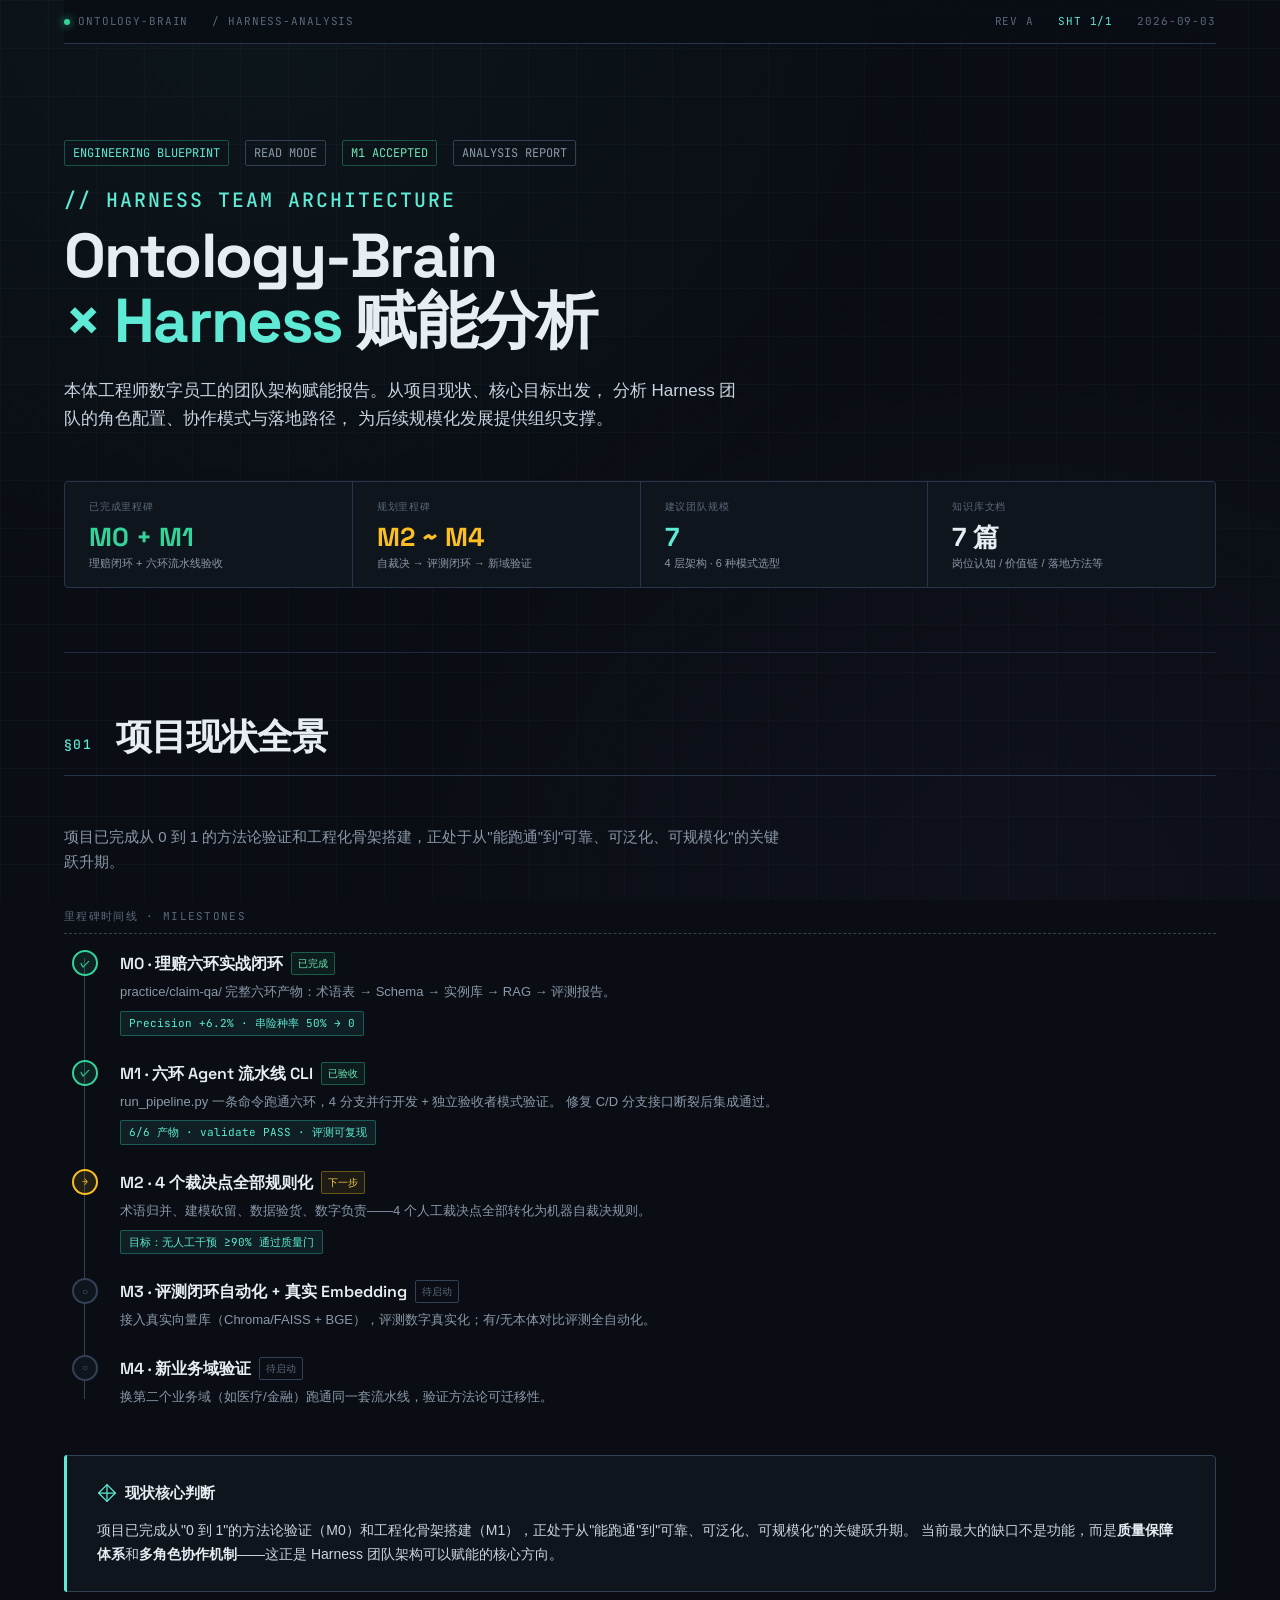
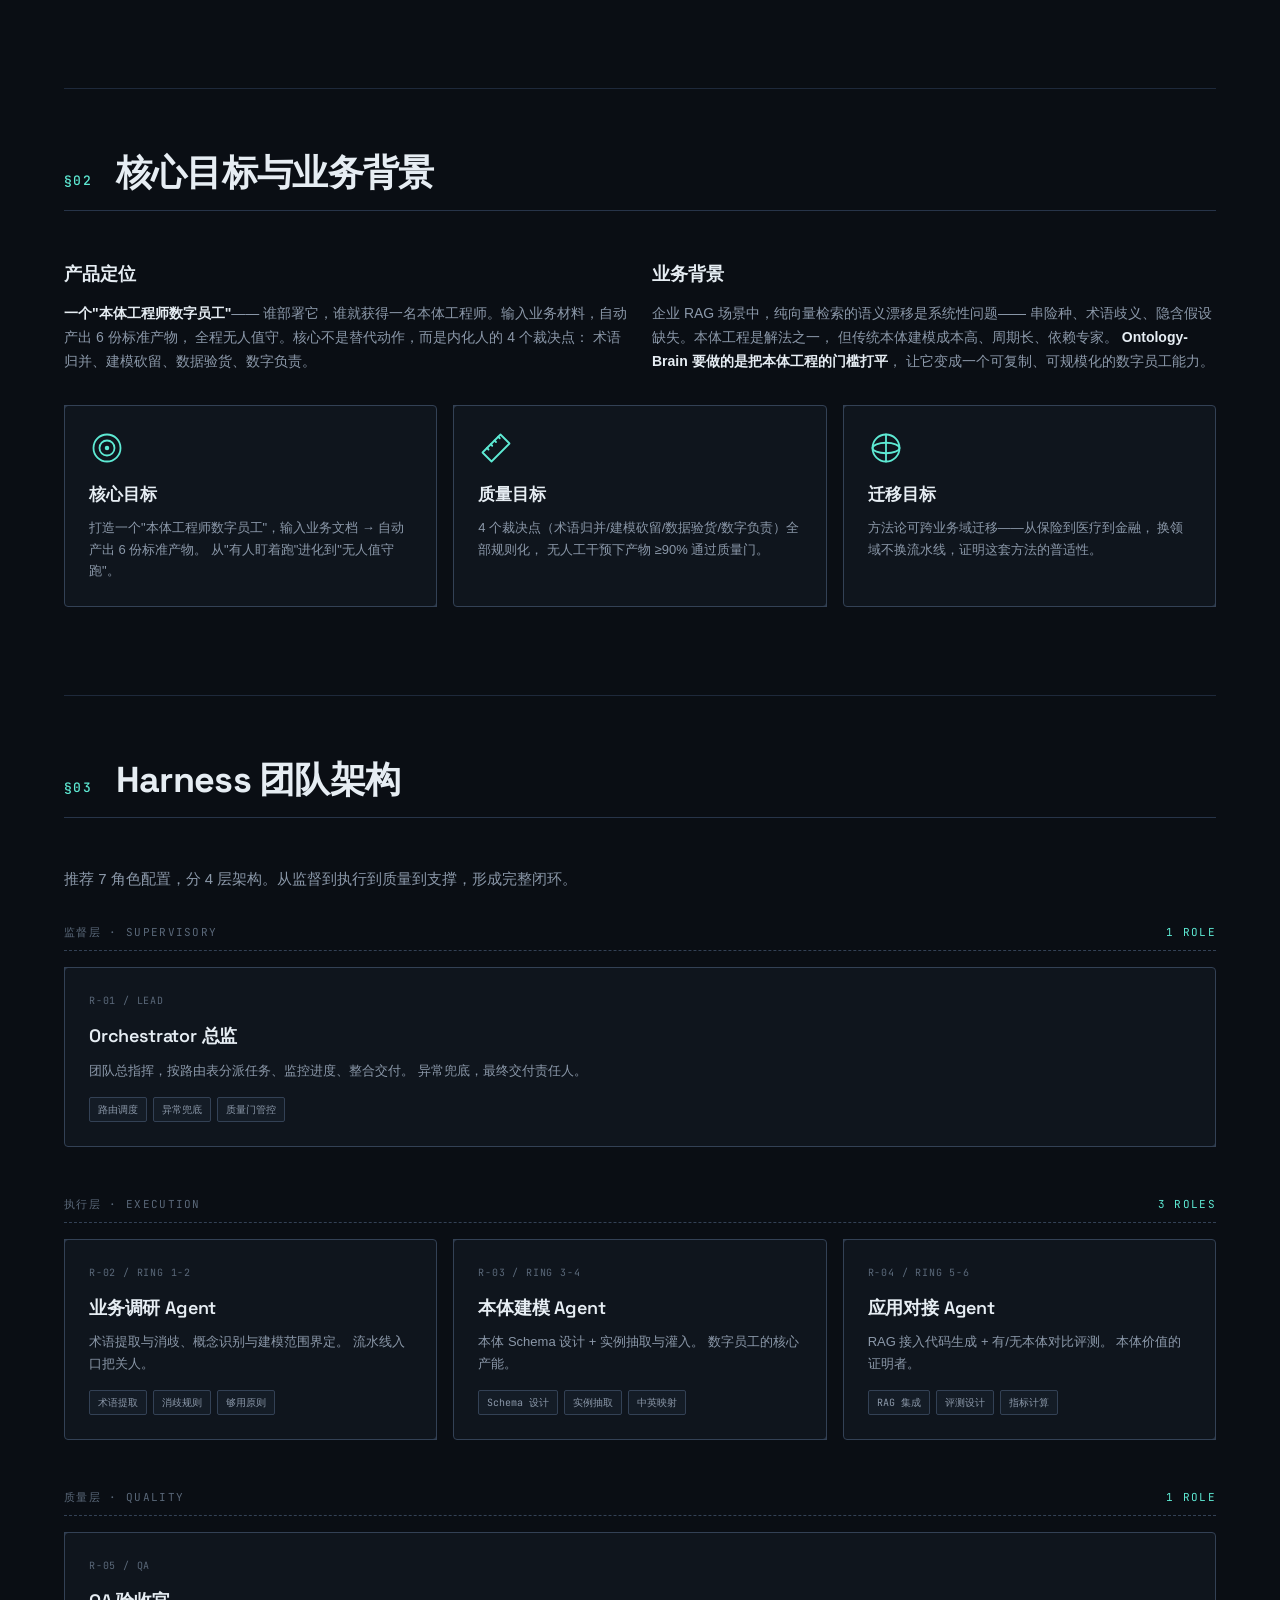
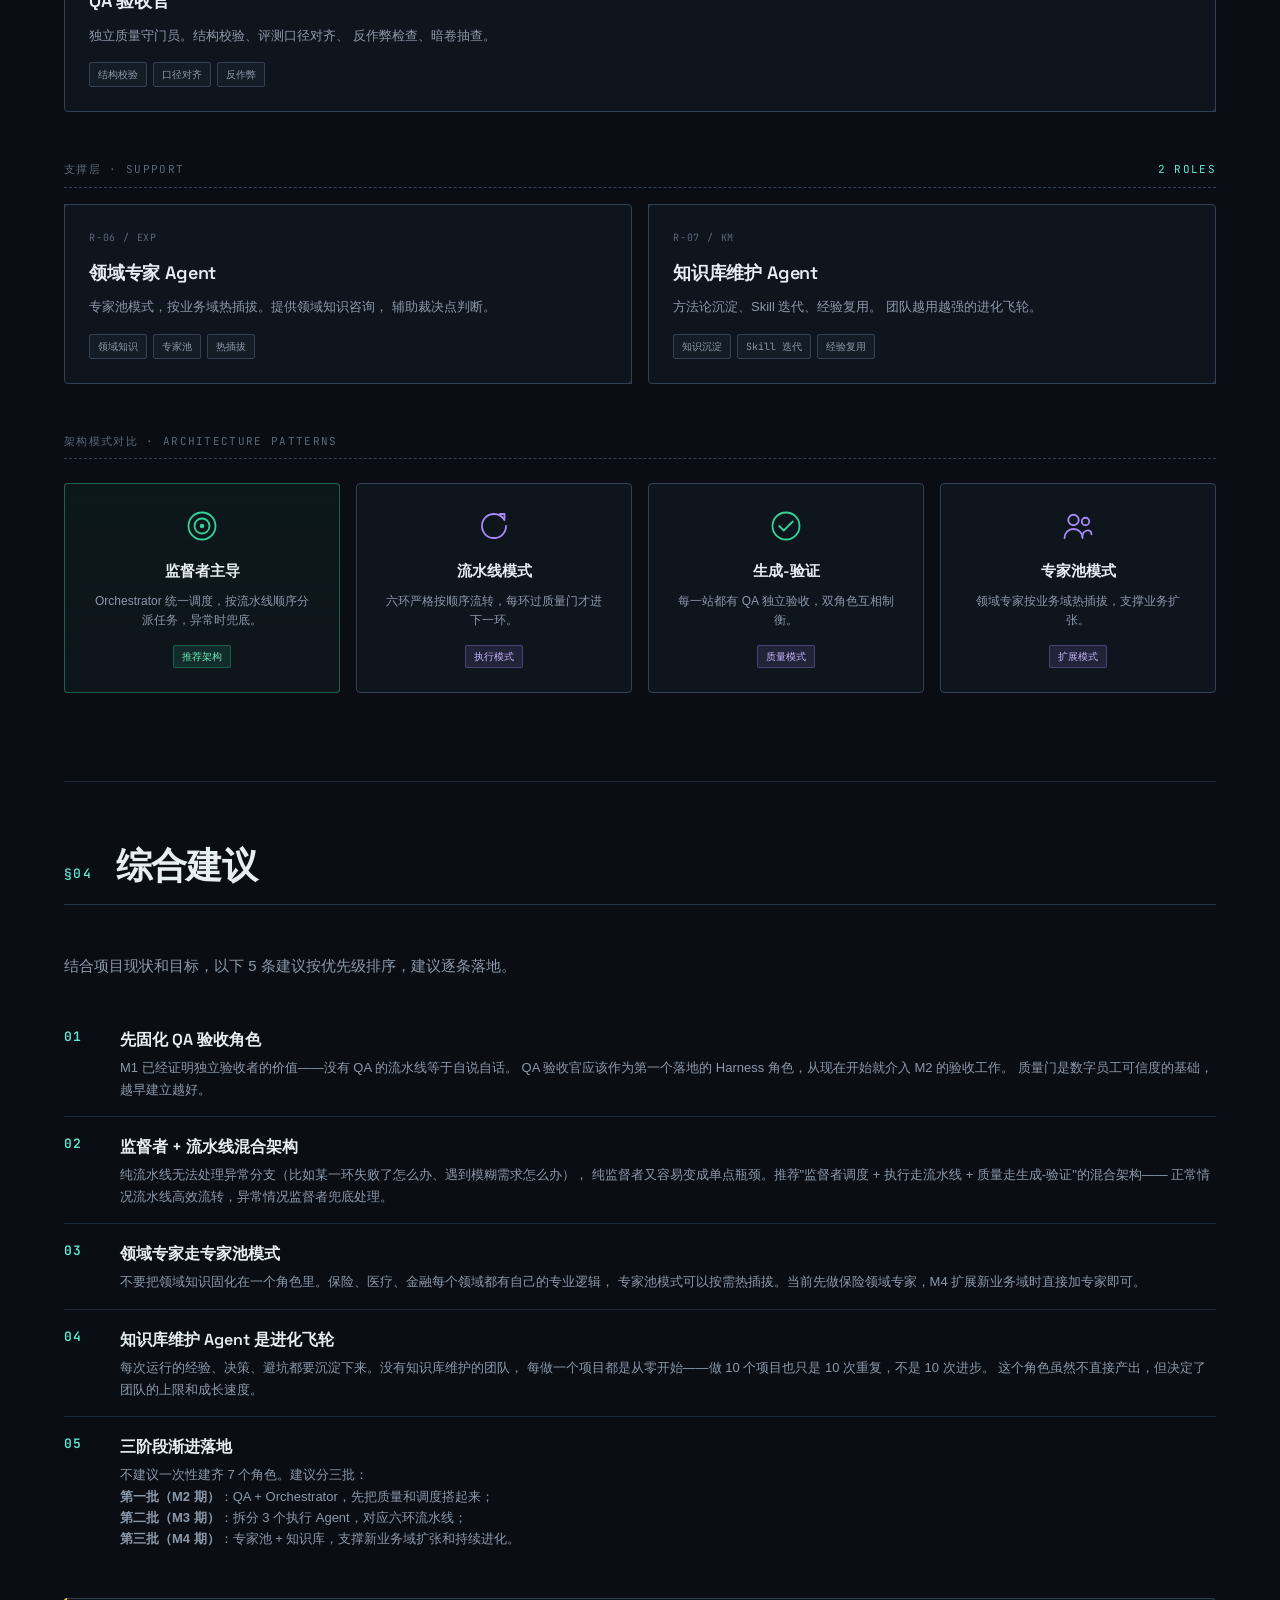
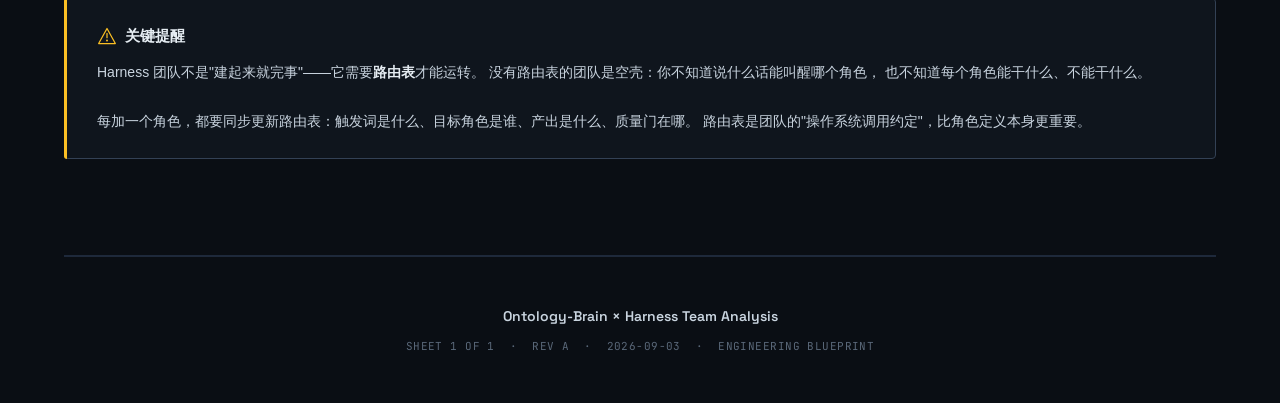
<file: legacy/harness-analysis-report.html>
<!-- Generated by Trae Work -->
<!--
  THESIS: An engineering-blueprint analysis report for the Ontology-Brain harness
  team architecture; refuses the default SaaS card-grid template in favor of a
  technical-drawing structure with status dashboards, milestone timelines,
  and blueprint-style team rosters.
  OWN-WORLD: Deep teal-tinted dark ground, fine grid guides, Space Grotesk display
  with system-sans body, teal accent with amber status markers, ruled section
  dividers, and blueprint-style component annotations with corner marks.
  STORY: The reader understands where the project stands, what it's trying to
  achieve, which 7-role harness team fits best, and what the rollout advice is.
  FIRST VIEWPORT: Status-bar drawing header at top, oversized display title with
  mono numeral prefix, 4-up KPI strip showing milestone / skill / knowledge-base
  counts as a dashboard header.
  FORM: Engineering blueprint / technical report, direction 3 of 7 in the
  technical-doc family, seed: blueprint-v1.
  FINISH: unreviewed and undocumented is unfinished; this build ends with the
  finish review, the verdict, and DESIGN.md.
-->
<!DOCTYPE html>
<html lang="zh-CN">
<head>
<meta charset="UTF-8">
<meta name="viewport" content="width=device-width, initial-scale=1.0">
<title>Harness Team Analysis — Ontology-Brain</title>
<link rel="preconnect" href="https://fonts.googleapis.com">
<link rel="preconnect" href="https://fonts.gstatic.com" crossorigin>
<link href="https://fonts.googleapis.com/css2?family=Space+Grotesk:wght@400;500;600;700&family=JetBrains+Mono:wght@400;500;600&display=swap" rel="stylesheet">
<style>
  /* ============ RESET & BASE ============ */
  *, *::before, *::after { box-sizing: border-box; margin: 0; padding: 0; }

  :root {
    --bg-0: #0a0e14;
    --bg-1: #0f151d;
    --bg-2: #141c26;
    --bg-3: #1a2432;

    --fg-0: #e6edf3;
    --fg-1: #c9d4df;
    --fg-2: #8b98a9;
    --fg-3: #5a6879;

    --accent: #5eead4;
    --accent-dim: #2dd4bf33;
    --accent-line: #2dd4bf55;

    --ok: #34d399;
    --warn: #fbbf24;
    --new: #a78bfa;
    --risk: #f87171;

    --line-0: #1e293b;
    --line-1: #273449;
    --line-2: #334155;

    --grid-color: #1e293b55;

    --font-display: 'Space Grotesk', -apple-system, system-ui, sans-serif;
    --font-mono: 'JetBrains Mono', 'SF Mono', Menlo, monospace;
    --font-body: -apple-system, BlinkMacSystemFont, "Noto Sans CJK SC", "PingFang SC", "Microsoft YaHei", sans-serif;

    --sp-1: 4px;
    --sp-2: 8px;
    --sp-3: 12px;
    --sp-4: 16px;
    --sp-5: 24px;
    --sp-6: 32px;
    --sp-7: 48px;
    --sp-8: 64px;
    --sp-9: 96px;
  }

  html { scroll-behavior: smooth; }

  body {
    font-family: var(--font-body);
    background: var(--bg-0);
    color: var(--fg-0);
    line-height: 1.7;
    font-size: 15px;
    -webkit-font-smoothing: antialiased;
    -moz-osx-font-smoothing: grayscale;
    position: relative;
    overflow-x: hidden;
  }

  body::before {
    content: '';
    position: fixed;
    top: 0; left: 0; right: 0; bottom: 0;
    background-image:
      linear-gradient(var(--grid-color) 1px, transparent 1px),
      linear-gradient(90deg, var(--grid-color) 1px, transparent 1px);
    background-size: 48px 48px;
    pointer-events: none;
    z-index: 0;
    opacity: 0.6;
  }

  body::after {
    content: '';
    position: fixed;
    top: 0; left: 0; right: 0; bottom: 0;
    background:
      radial-gradient(ellipse at 20% 0%, rgba(94, 234, 212, 0.04) 0%, transparent 50%),
      radial-gradient(ellipse at 80% 100%, rgba(167, 139, 250, 0.03) 0%, transparent 50%);
    pointer-events: none;
    z-index: 0;
  }

  .page-wrap {
    position: relative;
    z-index: 1;
    max-width: 1200px;
    margin: 0 auto;
    padding: 0 var(--sp-5);
  }

  /* ============ DRAWING HEADER ============ */
  .drawing-header {
    display: flex;
    justify-content: space-between;
    align-items: center;
    padding: var(--sp-3) 0;
    border-bottom: 1px solid var(--line-1);
    font-family: var(--font-mono);
    font-size: 11px;
    color: var(--fg-3);
    text-transform: uppercase;
    letter-spacing: 0.08em;
    position: sticky;
    top: 0;
    background: rgba(10, 14, 20, 0.85);
    backdrop-filter: blur(12px);
    -webkit-backdrop-filter: blur(12px);
    z-index: 100;
  }
  .drawing-header .left, .drawing-header .right {
    display: flex;
    gap: var(--sp-5);
    align-items: center;
  }
  .drawing-header .status-dot {
    width: 6px; height: 6px;
    border-radius: 50%;
    background: var(--ok);
    box-shadow: 0 0 8px var(--ok);
    display: inline-block;
    margin-right: var(--sp-2);
  }
  .drawing-header .sheet-num { color: var(--accent); }

  /* ============ HERO ============ */
  .hero {
    padding: var(--sp-9) 0 var(--sp-8);
    position: relative;
    border-bottom: 1px solid var(--line-0);
  }

  .hero-meta {
    font-family: var(--font-mono);
    font-size: 12px;
    color: var(--fg-3);
    margin-bottom: var(--sp-5);
    display: flex;
    gap: var(--sp-4);
    align-items: center;
    flex-wrap: wrap;
  }
  .hero-meta .tag {
    padding: 2px 8px;
    border: 1px solid var(--line-2);
    border-radius: 2px;
    color: var(--fg-2);
  }
  .hero-meta .tag.accent {
    border-color: var(--accent-line);
    color: var(--accent);
  }
  .hero-meta .tag.ok {
    border-color: rgba(52,211,153,0.35);
    color: #6ee7b7;
  }

  .hero-title {
    font-family: var(--font-display);
    font-size: clamp(32px, 5.5vw, 62px);
    font-weight: 700;
    line-height: 1.05;
    letter-spacing: -0.03em;
    margin-bottom: var(--sp-5);
    color: var(--fg-0);
  }
  .hero-title .num {
    font-family: var(--font-mono);
    font-size: 0.32em;
    font-weight: 500;
    color: var(--accent);
    display: block;
    margin-bottom: var(--sp-3);
    letter-spacing: 0.1em;
  }
  .hero-title .accent-word { color: var(--accent); }

  .hero-subtitle {
    font-size: 17px;
    color: var(--fg-1);
    max-width: 680px;
    line-height: 1.65;
    margin-bottom: var(--sp-7);
  }

  .kpi-grid {
    display: grid;
    grid-template-columns: repeat(4, 1fr);
    gap: 1px;
    background: var(--line-1);
    border: 1px solid var(--line-1);
    border-radius: 4px;
    overflow: hidden;
  }
  .kpi-cell {
    background: var(--bg-1);
    padding: var(--sp-4) var(--sp-5);
  }
  .kpi-cell .label {
    font-family: var(--font-mono);
    font-size: 10px;
    text-transform: uppercase;
    letter-spacing: 0.08em;
    color: var(--fg-3);
    margin-bottom: var(--sp-2);
  }
  .kpi-cell .value {
    font-family: var(--font-display);
    font-size: 26px;
    font-weight: 700;
    color: var(--fg-0);
    line-height: 1.1;
    margin-bottom: var(--sp-1);
  }
  .kpi-cell .value.ok { color: var(--ok); }
  .kpi-cell .value.warn { color: var(--warn); }
  .kpi-cell .value.accent { color: var(--accent); }
  .kpi-cell .desc {
    font-size: 11px;
    color: var(--fg-2);
    line-height: 1.4;
  }

  /* ============ SECTION ============ */
  .section {
    padding: var(--sp-8) 0;
    border-bottom: 1px solid var(--line-0);
    position: relative;
  }

  .section-head {
    display: flex;
    align-items: baseline;
    gap: var(--sp-5);
    margin-bottom: var(--sp-7);
    padding-bottom: var(--sp-4);
    border-bottom: 1px solid var(--line-1);
  }
  .section-num {
    font-family: var(--font-mono);
    font-size: 13px;
    font-weight: 500;
    color: var(--accent);
    letter-spacing: 0.1em;
    flex-shrink: 0;
  }
  .section-title {
    font-family: var(--font-display);
    font-size: clamp(24px, 3.5vw, 36px);
    font-weight: 700;
    letter-spacing: -0.02em;
    line-height: 1.15;
    color: var(--fg-0);
  }

  .section-lead {
    font-size: 15px;
    color: var(--fg-2);
    margin-bottom: var(--sp-6);
    max-width: 720px;
  }

  /* ============ MILESTONE TIMELINE ============ */
  .milestone-block {
    margin-bottom: var(--sp-7);
  }
  .block-label {
    font-family: var(--font-mono);
    font-size: 11px;
    text-transform: uppercase;
    letter-spacing: 0.12em;
    color: var(--fg-3);
    margin-bottom: var(--sp-4);
    padding-bottom: var(--sp-2);
    border-bottom: 1px dashed var(--line-2);
  }

  .timeline {
    position: relative;
    padding-left: 0;
  }
  .timeline::before {
    content: '';
    position: absolute;
    left: 20px;
    top: 8px;
    bottom: 8px;
    width: 1px;
    background: var(--line-2);
  }
  .milestone {
    position: relative;
    padding-left: 56px;
    padding-bottom: var(--sp-5);
  }
  .milestone:last-child { padding-bottom: 0; }
  .ms-marker {
    position: absolute;
    left: 8px;
    top: 0;
    width: 26px;
    height: 26px;
    border-radius: 50%;
    background: var(--bg-1);
    border: 2px solid var(--line-2);
    display: flex;
    align-items: center;
    justify-content: center;
    font-family: var(--font-mono);
    font-size: 10px;
    font-weight: 700;
    color: var(--fg-2);
    z-index: 1;
  }
  .milestone.done .ms-marker {
    border-color: var(--ok);
    color: var(--ok);
    background: rgba(52,211,153,0.1);
  }
  .milestone.doing .ms-marker {
    border-color: var(--warn);
    color: var(--warn);
    background: rgba(251,191,36,0.1);
    animation: pulse-ring 2s ease-in-out infinite;
  }
  @keyframes pulse-ring {
    0%,100% { box-shadow: 0 0 0 0 rgba(251,191,36,0.3); }
    50% { box-shadow: 0 0 0 6px rgba(251,191,36,0); }
  }
  .milestone.todo .ms-marker {
    border-color: var(--line-2);
    color: var(--fg-3);
  }
  .ms-title {
    font-family: var(--font-display);
    font-size: 16px;
    font-weight: 600;
    color: var(--fg-0);
    margin-bottom: var(--sp-1);
    display: flex;
    align-items: center;
    gap: var(--sp-2);
    flex-wrap: wrap;
  }
  .ms-tag {
    font-family: var(--font-mono);
    font-size: 10px;
    padding: 2px 6px;
    border-radius: 2px;
    border: 1px solid var(--line-2);
    color: var(--fg-2);
    font-weight: 500;
  }
  .ms-tag.done {
    border-color: rgba(52,211,153,0.35);
    color: #6ee7b7;
    background: rgba(52,211,153,0.08);
  }
  .ms-tag.doing {
    border-color: rgba(251,191,36,0.35);
    color: #fcd34d;
    background: rgba(251,191,36,0.08);
  }
  .ms-tag.todo {
    border-color: var(--line-2);
    color: var(--fg-3);
  }
  .ms-desc {
    font-size: 13px;
    color: var(--fg-2);
    line-height: 1.65;
  }
  .ms-metric {
    display: inline-block;
    margin-top: var(--sp-2);
    font-family: var(--font-mono);
    font-size: 11px;
    color: var(--accent);
    padding: 2px 8px;
    background: rgba(94,234,212,0.08);
    border-radius: 2px;
    border: 1px solid var(--accent-line);
  }

  /* ============ GOAL CARDS ============ */
  .goal-grid {
    display: grid;
    grid-template-columns: repeat(auto-fit, minmax(300px, 1fr));
    gap: var(--sp-4);
    margin: var(--sp-5) 0;
  }
  .goal-card {
    position: relative;
    background: var(--bg-1);
    border: 1px solid var(--line-2);
    border-radius: 4px;
    padding: var(--sp-5);
  }
  .goal-card::before,
  .goal-card::after {
    content: '';
    position: absolute;
    width: 10px; height: 10px;
    border: 1px solid var(--line-2);
  }
  .goal-card::before {
    top: -1px; left: -1px;
    border-right: none;
    border-bottom: none;
  }
  .goal-card::after {
    bottom: -1px; right: -1px;
    border-left: none;
    border-top: none;
  }
  .goal-card .g-icon {
    font-size: 28px;
    margin-bottom: var(--sp-3);
    line-height: 1;
  }
  .goal-card .g-title {
    font-family: var(--font-display);
    font-size: 17px;
    font-weight: 600;
    color: var(--fg-0);
    margin-bottom: var(--sp-2);
  }
  .goal-card .g-desc {
    font-size: 13px;
    color: var(--fg-2);
    line-height: 1.65;
  }

  /* ============ TEAM ROSTER ============ */
  .team-layer {
    margin-bottom: var(--sp-7);
  }
  .team-layer-label {
    font-family: var(--font-mono);
    font-size: 11px;
    text-transform: uppercase;
    letter-spacing: 0.12em;
    color: var(--fg-3);
    margin-bottom: var(--sp-4);
    padding-bottom: var(--sp-2);
    border-bottom: 1px dashed var(--line-2);
    display: flex;
    justify-content: space-between;
    align-items: center;
  }
  .team-layer-label .count { color: var(--accent); }

  .team-grid {
    display: grid;
    grid-template-columns: repeat(auto-fit, minmax(260px, 1fr));
    gap: var(--sp-4);
  }

  .role-card {
    position: relative;
    background: var(--bg-1);
    border: 1px solid var(--line-2);
    border-radius: 4px;
    padding: var(--sp-5);
    transition: border-color 0.2s, transform 0.2s;
  }
  .role-card:hover {
    border-color: var(--accent-line);
    transform: translateY(-1px);
  }
  .role-card::before,
  .role-card::after {
    content: '';
    position: absolute;
    width: 10px; height: 10px;
    border: 1px solid var(--line-2);
  }
  .role-card::before {
    top: -1px; left: -1px;
    border-right: none;
    border-bottom: none;
  }
  .role-card::after {
    bottom: -1px; right: -1px;
    border-left: none;
    border-top: none;
  }
  .role-header {
    display: flex;
    justify-content: space-between;
    align-items: flex-start;
    margin-bottom: var(--sp-3);
  }
  .role-id {
    font-family: var(--font-mono);
    font-size: 10px;
    color: var(--fg-3);
    letter-spacing: 0.08em;
  }
  .role-name {
    font-family: var(--font-display);
    font-size: 18px;
    font-weight: 600;
    color: var(--fg-0);
    margin-bottom: var(--sp-2);
    letter-spacing: -0.01em;
  }
  .role-desc {
    font-size: 13px;
    color: var(--fg-2);
    line-height: 1.65;
    margin-bottom: var(--sp-4);
  }
  .role-tags {
    display: flex;
    flex-wrap: wrap;
    gap: 6px;
  }
  .role-tag {
    font-family: var(--font-mono);
    font-size: 10px;
    padding: 3px 8px;
    background: var(--bg-2);
    border: 1px solid var(--line-2);
    border-radius: 2px;
    color: var(--fg-2);
  }

  /* ============ ARCHITECTURE PATTERNS ============ */
  .pattern-grid {
    display: grid;
    grid-template-columns: repeat(auto-fit, minmax(220px, 1fr));
    gap: var(--sp-4);
    margin: var(--sp-5) 0;
  }
  .pattern-card {
    position: relative;
    background: var(--bg-1);
    border: 1px solid var(--line-2);
    border-radius: 4px;
    padding: var(--sp-5);
    text-align: center;
    transition: all 0.2s;
  }
  .pattern-card:hover {
    border-color: var(--line-2);
    transform: translateY(-1px);
  }
  .pattern-card.recommended {
    border-color: rgba(52,211,153,0.4);
    background: linear-gradient(180deg, rgba(52,211,153,0.05) 0%, var(--bg-1) 100%);
  }
  .pattern-card .p-icon {
    font-size: 32px;
    margin-bottom: var(--sp-3);
    line-height: 1;
  }
  .pattern-card .p-name {
    font-family: var(--font-display);
    font-size: 15px;
    font-weight: 600;
    color: var(--fg-0);
    margin-bottom: var(--sp-2);
  }
  .pattern-card .p-desc {
    font-size: 12px;
    color: var(--fg-2);
    line-height: 1.6;
    margin-bottom: var(--sp-3);
  }
  .pattern-card .p-tag {
    display: inline-block;
    font-family: var(--font-mono);
    font-size: 10px;
    padding: 2px 8px;
    border-radius: 2px;
    font-weight: 500;
  }
  .p-tag.rec {
    background: rgba(52,211,153,0.12);
    color: #6ee7b7;
    border: 1px solid rgba(52,211,153,0.3);
  }
  .p-tag.alt {
    background: rgba(167,139,250,0.12);
    color: #c4b5fd;
    border: 1px solid rgba(167,139,250,0.3);
  }

  /* ============ SUGGESTION LIST ============ */
  .suggestion-list {
    list-style: none;
    counter-reset: suggestion;
  }
  .suggestion-item {
    position: relative;
    padding: var(--sp-4) 0 var(--sp-4) 56px;
    border-bottom: 1px solid var(--line-0);
    counter-increment: suggestion;
  }
  .suggestion-item:last-child { border-bottom: none; }
  .suggestion-item::before {
    content: counter(suggestion, decimal-leading-zero);
    position: absolute;
    left: 0;
    top: var(--sp-4);
    font-family: var(--font-mono);
    font-size: 13px;
    font-weight: 600;
    color: var(--accent);
    letter-spacing: 0.05em;
  }
  .sug-title {
    font-family: var(--font-display);
    font-size: 16px;
    font-weight: 600;
    color: var(--fg-0);
    margin-bottom: var(--sp-1);
  }
  .sug-desc {
    font-size: 13px;
    color: var(--fg-2);
    line-height: 1.65;
  }

  /* ============ CALLOUT ============ */
  .callout {
    position: relative;
    padding: var(--sp-5) var(--sp-6);
    border: 1px solid var(--line-2);
    border-radius: 4px;
    background: var(--bg-1);
    margin: var(--sp-6) 0;
  }
  .callout::before {
    content: '';
    position: absolute;
    left: -1px; top: -1px; bottom: -1px;
    width: 3px;
    background: var(--accent);
    border-radius: 4px 0 0 4px;
  }
  .callout.warn::before { background: var(--warn); }
  .callout-title {
    font-family: var(--font-display);
    font-size: 15px;
    font-weight: 600;
    color: var(--fg-0);
    margin-bottom: var(--sp-3);
    display: flex;
    align-items: center;
    gap: var(--sp-2);
  }
  .callout-title .icon { font-size: 16px; }
  .callout p {
    color: var(--fg-1);
    font-size: 14px;
    line-height: 1.75;
  }
  .callout strong { color: var(--fg-0); font-weight: 600; }

  /* ============ TABLE ============ */
  .data-table {
    width: 100%;
    border-collapse: collapse;
    font-size: 14px;
    margin: var(--sp-5) 0;
  }
  .data-table thead th {
    text-align: left;
    padding: var(--sp-3) var(--sp-4);
    font-family: var(--font-mono);
    font-size: 10px;
    font-weight: 500;
    text-transform: uppercase;
    letter-spacing: 0.08em;
    color: var(--fg-3);
    border-bottom: 1px solid var(--line-2);
    background: var(--bg-1);
  }
  .data-table tbody td {
    padding: var(--sp-4);
    border-bottom: 1px solid var(--line-0);
    color: var(--fg-1);
    vertical-align: top;
    line-height: 1.6;
  }
  .data-table tbody tr:hover td { background: var(--bg-1); }
  .data-table tbody td:first-child {
    font-weight: 600;
    color: var(--fg-0);
    font-family: var(--font-display);
    width: 20%;
  }

  /* ============ TWO COL ============ */
  .two-col {
    display: grid;
    grid-template-columns: 1fr 1fr;
    gap: var(--sp-5);
  }

  /* ============ FOOTER ============ */
  .footer {
    padding: var(--sp-7) 0;
    text-align: center;
    border-top: 1px solid var(--line-0);
  }
  .footer-title {
    font-family: var(--font-display);
    font-size: 14px;
    font-weight: 600;
    color: var(--fg-1);
    margin-bottom: var(--sp-2);
  }
  .footer-meta {
    font-family: var(--font-mono);
    font-size: 11px;
    color: var(--fg-3);
    letter-spacing: 0.04em;
  }

  /* ============ RESPONSIVE ============ */
  @media (max-width: 768px) {
    .page-wrap { padding: 0 var(--sp-4); }
    .hero { padding: var(--sp-7) 0 var(--sp-6); }
    .kpi-grid { grid-template-columns: repeat(2, 1fr); }
    .two-col { grid-template-columns: 1fr; }
    .section { padding: var(--sp-6) 0; }
    .section-head {
      flex-direction: column;
      gap: var(--sp-2);
      align-items: flex-start;
    }
    .drawing-header { font-size: 10px; }
    .drawing-header .left, .drawing-header .right { gap: var(--sp-3); }
    .drawing-header .hide-mobile { display: none; }
  }

  /* Reveal animations */
  .reveal {
    opacity: 0;
    transform: translateY(12px);
    transition: opacity 0.6s cubic-bezier(0.16, 1, 0.3, 1), transform 0.6s cubic-bezier(0.16, 1, 0.3, 1);
  }
  .reveal.visible {
    opacity: 1;
    transform: translateY(0);
  }

  /* ============ SVG ICON SYSTEM ============ */
  .svg-icon {
    width: 20px;
    height: 20px;
    stroke: currentColor;
    stroke-width: 1.5;
    fill: none;
    stroke-linecap: round;
    stroke-linejoin: round;
    vertical-align: -3px;
    flex-shrink: 0;
  }
  .svg-icon.lg { width: 28px; height: 28px; stroke-width: 1.2; }
  .svg-icon.xl { width: 36px; height: 36px; stroke-width: 1.2; }
  .svg-icon.sm { width: 16px; height: 16px; stroke-width: 1.8; }

  .svg-icon .icon-anim {
    stroke-dasharray: 100;
    stroke-dashoffset: 100;
    animation: icon-draw 1.2s cubic-bezier(0.16, 1, 0.3, 1) forwards;
  }
  .svg-icon .icon-anim.delay-1 { animation-delay: 0.15s; }
  .svg-icon .icon-anim.delay-2 { animation-delay: 0.3s; }
  .svg-icon .icon-anim.delay-3 { animation-delay: 0.45s; }

  @keyframes icon-draw {
    to { stroke-dashoffset: 0; }
  }

  @keyframes icon-pulse {
    0%, 100% { opacity: 0.6; }
    50% { opacity: 1; }
  }

  .icon-pulse {
    animation: icon-pulse 2.5s ease-in-out infinite;
  }

  @keyframes icon-spin-slow {
    from { transform: rotate(0deg); }
    to { transform: rotate(360deg); }
  }

  .icon-spin {
    transform-origin: center;
    animation: icon-spin-slow 12s linear infinite;
  }

  /* Icon color helpers */
  .icon-accent { color: var(--accent); }
  .icon-ok { color: var(--ok); }
  .icon-warn { color: var(--warn); }
  .icon-new { color: var(--new); }
  .icon-risk { color: var(--risk); }
  .icon-fg { color: var(--fg-0); }
  .icon-muted { color: var(--fg-2); }

  ::selection {
    background: rgba(94, 234, 212, 0.25);
    color: var(--fg-0);
  }
</style>
</head>
<body>

<!-- SVG Icon Sprite -->
<svg width="0" height="0" style="position:absolute;visibility:hidden;" aria-hidden="true">
  <defs>
    <!-- Diamond / Insight -->
    <symbol id="icon-diamond" viewBox="0 0 24 24">
      <path class="icon-anim" d="M12 2L22 12L12 22L2 12L12 2Z" />
      <path class="icon-anim delay-1" d="M12 2L12 22" />
      <path class="icon-anim delay-2" d="M2 12L22 12" />
    </symbol>
    <!-- Warning / Caution -->
    <symbol id="icon-warning" viewBox="0 0 24 24">
      <path class="icon-anim" d="M12 3L22 21H2L12 3Z" />
      <line class="icon-anim delay-1" x1="12" y1="9" x2="12" y2="14" />
      <circle class="icon-anim delay-2" cx="12" cy="17.5" r="1.2" fill="currentColor" stroke="none" />
    </symbol>
    <!-- Book / Knowledge -->
    <symbol id="icon-book" viewBox="0 0 24 24">
      <path class="icon-anim" d="M4 4H12L14 6H20V20H12L10 18H4V4Z" />
      <line class="icon-anim delay-1" x1="10" y1="6" x2="10" y2="18" />
      <line class="icon-anim delay-2" x1="7" y1="9" x2="9.5" y2="9" />
      <line class="icon-anim delay-2" x1="7" y1="12" x2="9.5" y2="12" />
    </symbol>
    <!-- Search / Review -->
    <symbol id="icon-search" viewBox="0 0 24 24">
      <circle class="icon-anim" cx="11" cy="11" r="7" />
      <line class="icon-anim delay-1" x1="16" y1="16" x2="21" y2="21" />
      <line class="icon-anim delay-2" x1="11" y1="8" x2="11" y2="14" />
      <line class="icon-anim delay-2" x1="8" y1="11" x2="14" y2="11" />
    </symbol>
    <!-- Shield / Red Line -->
    <symbol id="icon-shield" viewBox="0 0 24 24">
      <path class="icon-anim" d="M12 3L20 6V12C20 16.5 17 20.5 12 22C7 20.5 4 16.5 4 12V6L12 3Z" />
      <path class="icon-anim delay-1" d="M9 12L15 12" />
      <path class="icon-anim delay-2" d="M12 9L12 15" />
    </symbol>
    <!-- Target / Goal -->
    <symbol id="icon-target" viewBox="0 0 24 24">
      <circle class="icon-anim" cx="12" cy="12" r="9" />
      <circle class="icon-anim delay-1" cx="12" cy="12" r="5" />
      <circle class="icon-anim delay-2" cx="12" cy="12" r="1.5" fill="currentColor" stroke="none" />
    </symbol>
    <!-- Ruler / Quality -->
    <symbol id="icon-ruler" viewBox="0 0 24 24">
      <path class="icon-anim" d="M3 15L15 3L21 9L9 21L3 15Z" />
      <line class="icon-anim delay-1" x1="7" y1="13" x2="6" y2="12" />
      <line class="icon-anim delay-1" x1="9.5" y1="10.5" x2="8.5" y2="9.5" />
      <line class="icon-anim delay-1" x1="12" y1="8" x2="11" y2="7" />
      <line class="icon-anim delay-2" x1="14.5" y1="5.5" x2="13.5" y2="4.5" />
    </symbol>
    <!-- Globe / Migration -->
    <symbol id="icon-globe" viewBox="0 0 24 24">
      <circle class="icon-anim" cx="12" cy="12" r="9" />
      <ellipse class="icon-anim delay-1" cx="12" cy="12" rx="9" ry="3.5" />
      <line class="icon-anim delay-2" x1="12" y1="3" x2="12" y2="21" />
    </symbol>
    <!-- Users / Team -->
    <symbol id="icon-users" viewBox="0 0 24 24">
      <circle class="icon-anim" cx="9" cy="8" r="3.5" />
      <path class="icon-anim delay-1" d="M3 20C3 16.5 5.5 14 9 14C12.5 14 15 16.5 15 20" />
      <circle class="icon-anim delay-2" cx="17" cy="9" r="2.5" />
      <path class="icon-anim delay-2" d="M15 19C15 17 16 15.5 18 15C19.5 14.6 21 15.5 21 17.5" />
    </symbol>
    <!-- Cycle / Pipeline -->
    <symbol id="icon-cycle" viewBox="0 0 24 24">
      <path class="icon-anim" d="M20 12C20 16.5 16.5 20 12 20C7.5 20 4 16.5 4 12C4 7.5 7.5 4 12 4C15 4 17.5 5.5 19 8" />
      <polyline class="icon-anim delay-1" points="16,4 19,4 19,7" />
    </symbol>
    <!-- Check / Verify -->
    <symbol id="icon-check" viewBox="0 0 24 24">
      <circle class="icon-anim" cx="12" cy="12" r="9" />
      <polyline class="icon-anim delay-1" points="7.5,12 10.5,15 16.5,9" />
    </symbol>
    <!-- Lightbulb / Idea -->
    <symbol id="icon-bulb" viewBox="0 0 24 24">
      <path class="icon-anim" d="M9 18H15" />
      <path class="icon-anim delay-1" d="M10 21H14" />
      <path class="icon-anim delay-1" d="M12 3C8 3 5 6 5 10C5 12.5 6.5 14.5 8 16V17H16V16C17.5 14.5 19 12.5 19 10C19 6 16 3 12 3Z" />
      <line class="icon-anim delay-2" x1="9.5" y1="10" x2="10.5" y2="10" />
      <line class="icon-anim delay-2" x1="12" y1="8" x2="12" y2="9" />
      <line class="icon-anim delay-2" x1="13.5" y1="10" x2="14.5" y2="10" />
    </symbol>
    <!-- Cpu / Engineering -->
    <symbol id="icon-cpu" viewBox="0 0 24 24">
      <rect class="icon-anim" x="6" y="6" width="12" height="12" rx="1" />
      <rect class="icon-anim delay-1" x="9" y="9" width="6" height="6" rx="0.5" />
      <line class="icon-anim delay-2" x1="9" y1="2" x2="9" y2="6" />
      <line class="icon-anim delay-2" x1="15" y1="2" x2="15" y2="6" />
      <line class="icon-anim delay-2" x1="9" y1="18" x2="9" y2="22" />
      <line class="icon-anim delay-2" x1="15" y1="18" x2="15" y2="22" />
      <line class="icon-anim delay-2" x1="2" y1="9" x2="6" y2="9" />
      <line class="icon-anim delay-2" x1="2" y1="15" x2="6" y2="15" />
      <line class="icon-anim delay-2" x1="18" y1="9" x2="22" y2="9" />
      <line class="icon-anim delay-2" x1="18" y1="15" x2="22" y2="15" />
    </symbol>
    <!-- Sparkle / Star -->
    <symbol id="icon-sparkle" viewBox="0 0 24 24">
      <path class="icon-anim" d="M12 3L13.5 10.5L21 12L13.5 13.5L12 21L10.5 13.5L3 12L10.5 10.5L12 3Z" />
    </symbol>
    <!-- Code / Terminal -->
    <symbol id="icon-code" viewBox="0 0 24 24">
      <polyline class="icon-anim" points="8,7 3,12 8,17" />
      <polyline class="icon-anim delay-1" points="16,7 21,12 16,17" />
      <line class="icon-anim delay-2" x1="14" y1="5" x2="10" y2="19" />
    </symbol>
    <!-- Route / Roadmap -->
    <symbol id="icon-route" viewBox="0 0 24 24">
      <path class="icon-anim" d="M5 19L5 5" />
      <path class="icon-anim delay-1" d="M5 5L12 5L14 8L19 8" />
      <path class="icon-anim delay-2" d="M19 8V16" />
      <circle class="icon-anim delay-2" cx="5" cy="5" r="1.5" fill="currentColor" stroke="none" />
      <circle class="icon-anim delay-2" cx="19" cy="16" r="1.5" fill="currentColor" stroke="none" />
    </symbol>
  </defs>
</svg>

<div class="page-wrap">

  <!-- Drawing header -->
  <div class="drawing-header">
    <div class="left">
      <span><span class="status-dot"></span>ONTOLOGY-BRAIN</span>
      <span class="hide-mobile">/ HARNESS-ANALYSIS</span>
    </div>
    <div class="right">
      <span class="hide-mobile">REV A</span>
      <span class="sheet-num">SHT 1/1</span>
      <span>2026-09-03</span>
    </div>
  </div>

  <!-- HERO -->
  <section class="hero reveal">
    <div class="hero-meta">
      <span class="tag accent">ENGINEERING BLUEPRINT</span>
      <span class="tag">READ MODE</span>
      <span class="tag ok">M1 ACCEPTED</span>
      <span class="tag">ANALYSIS REPORT</span>
    </div>
    <h1 class="hero-title">
      <span class="num">// HARNESS TEAM ARCHITECTURE</span>
      Ontology-Brain<br><span class="accent-word">× Harness</span> 赋能分析
    </h1>
    <p class="hero-subtitle">
      本体工程师数字员工的团队架构赋能报告。从项目现状、核心目标出发，
      分析 Harness 团队的角色配置、协作模式与落地路径，
      为后续规模化发展提供组织支撑。
    </p>
    <div class="kpi-grid">
      <div class="kpi-cell">
        <div class="label">已完成里程碑</div>
        <div class="value ok">M0 + M1</div>
        <div class="desc">理赔闭环 + 六环流水线验收</div>
      </div>
      <div class="kpi-cell">
        <div class="label">规划里程碑</div>
        <div class="value warn">M2 ~ M4</div>
        <div class="desc">自裁决 → 评测闭环 → 新域验证</div>
      </div>
      <div class="kpi-cell">
        <div class="label">建议团队规模</div>
        <div class="value accent">7</div>
        <div class="desc">4 层架构 · 6 种模式选型</div>
      </div>
      <div class="kpi-cell">
        <div class="label">知识库文档</div>
        <div class="value">7 篇</div>
        <div class="desc">岗位认知 / 价值链 / 落地方法等</div>
      </div>
    </div>
  </section>

  <!-- SECTION 1: 项目现状 -->
  <section class="section reveal" id="status">
    <div class="section-head">
      <span class="section-num">§01</span>
      <h2 class="section-title">项目现状全景</h2>
    </div>

    <p class="section-lead">
      项目已完成从 0 到 1 的方法论验证和工程化骨架搭建，正处于从"能跑通"到"可靠、可泛化、可规模化"的关键跃升期。
    </p>

    <div class="milestone-block">
      <div class="block-label">里程碑时间线 · MILESTONES</div>
      <div class="timeline">
        <div class="milestone done">
          <div class="ms-marker">✓</div>
          <div class="ms-title">
            M0 · 理赔六环实战闭环
            <span class="ms-tag done">已完成</span>
          </div>
          <div class="ms-desc">
            practice/claim-qa/ 完整六环产物：术语表 → Schema → 实例库 → RAG → 评测报告。
          </div>
          <div class="ms-metric">Precision +6.2% · 串险种率 50% → 0</div>
        </div>
        <div class="milestone done">
          <div class="ms-marker">✓</div>
          <div class="ms-title">
            M1 · 六环 Agent 流水线 CLI
            <span class="ms-tag done">已验收</span>
          </div>
          <div class="ms-desc">
            run_pipeline.py 一条命令跑通六环，4 分支并行开发 + 独立验收者模式验证。
            修复 C/D 分支接口断裂后集成通过。
          </div>
          <div class="ms-metric">6/6 产物 · validate PASS · 评测可复现</div>
        </div>
        <div class="milestone doing">
          <div class="ms-marker">→</div>
          <div class="ms-title">
            M2 · 4 个裁决点全部规则化
            <span class="ms-tag doing">下一步</span>
          </div>
          <div class="ms-desc">
            术语归并、建模砍留、数据验货、数字负责——4 个人工裁决点全部转化为机器自裁决规则。
          </div>
          <div class="ms-metric">目标：无人工干预 ≥90% 通过质量门</div>
        </div>
        <div class="milestone todo">
          <div class="ms-marker">○</div>
          <div class="ms-title">
            M3 · 评测闭环自动化 + 真实 Embedding
            <span class="ms-tag todo">待启动</span>
          </div>
          <div class="ms-desc">
            接入真实向量库（Chroma/FAISS + BGE），评测数字真实化；有/无本体对比评测全自动化。
          </div>
        </div>
        <div class="milestone todo">
          <div class="ms-marker">○</div>
          <div class="ms-title">
            M4 · 新业务域验证
            <span class="ms-tag todo">待启动</span>
          </div>
          <div class="ms-desc">
            换第二个业务域（如医疗/金融）跑通同一套流水线，验证方法论可迁移性。
          </div>
        </div>
      </div>
    </div>

    <div class="callout">
      <div class="callout-title"><svg class="svg-icon icon-accent"><use href="#icon-diamond"/></svg> 现状核心判断</div>
      <p>
        项目已完成从"0 到 1"的方法论验证（M0）和工程化骨架搭建（M1），正处于从"能跑通"到"可靠、可泛化、可规模化"的关键跃升期。
        当前最大的缺口不是功能，而是<strong>质量保障体系</strong>和<strong>多角色协作机制</strong>——这正是 Harness 团队架构可以赋能的核心方向。
      </p>
    </div>
  </section>

  <!-- SECTION 2: 核心目标 -->
  <section class="section reveal" id="goals">
    <div class="section-head">
      <span class="section-num">§02</span>
      <h2 class="section-title">核心目标与业务背景</h2>
    </div>

    <div class="two-col" style="margin-bottom: var(--sp-6);">
      <div>
        <h3 style="font-family: var(--font-display); font-size: 18px; font-weight: 600; margin-bottom: var(--sp-3); color: var(--fg-0);">
          产品定位
        </h3>
        <p style="font-size: 14px; color: var(--fg-2); line-height: 1.7;">
          <strong style="color: var(--fg-0);">一个"本体工程师数字员工"</strong>——
          谁部署它，谁就获得一名本体工程师。输入业务材料，自动产出 6 份标准产物，
          全程无人值守。核心不是替代动作，而是内化人的 4 个裁决点：
          术语归并、建模砍留、数据验货、数字负责。
        </p>
      </div>
      <div>
        <h3 style="font-family: var(--font-display); font-size: 18px; font-weight: 600; margin-bottom: var(--sp-3); color: var(--fg-0);">
          业务背景
        </h3>
        <p style="font-size: 14px; color: var(--fg-2); line-height: 1.7;">
          企业 RAG 场景中，纯向量检索的语义漂移是系统性问题——
          串险种、术语歧义、隐含假设缺失。本体工程是解法之一，
          但传统本体建模成本高、周期长、依赖专家。
          <strong style="color: var(--fg-0);">Ontology-Brain 要做的是把本体工程的门槛打平</strong>，
          让它变成一个可复制、可规模化的数字员工能力。
        </p>
      </div>
    </div>

    <div class="goal-grid">
      <div class="goal-card">
        <div class="g-icon"><svg class="svg-icon xl icon-accent"><use href="#icon-target"/></svg></div>
        <div class="g-title">核心目标</div>
        <div class="g-desc">
          打造一个"本体工程师数字员工"，输入业务文档 → 自动产出 6 份标准产物。
          从"有人盯着跑"进化到"无人值守跑"。
        </div>
      </div>
      <div class="goal-card">
        <div class="g-icon"><svg class="svg-icon xl icon-accent"><use href="#icon-ruler"/></svg></div>
        <div class="g-title">质量目标</div>
        <div class="g-desc">
          4 个裁决点（术语归并/建模砍留/数据验货/数字负责）全部规则化，
          无人工干预下产物 ≥90% 通过质量门。
        </div>
      </div>
      <div class="goal-card">
        <div class="g-icon"><svg class="svg-icon xl icon-accent"><use href="#icon-globe"/></svg></div>
        <div class="g-title">迁移目标</div>
        <div class="g-desc">
          方法论可跨业务域迁移——从保险到医疗到金融，
          换领域不换流水线，证明这套方法的普适性。
        </div>
      </div>
    </div>
  </section>

  <!-- SECTION 3: 团队架构 -->
  <section class="section reveal" id="team">
    <div class="section-head">
      <span class="section-num">§03</span>
      <h2 class="section-title">Harness 团队架构</h2>
    </div>

    <p class="section-lead">
      推荐 7 角色配置，分 4 层架构。从监督到执行到质量到支撑，形成完整闭环。
    </p>

    <!-- 监督层 -->
    <div class="team-layer">
      <div class="team-layer-label">
        <span>监督层 · SUPERVISORY</span>
        <span class="count">1 ROLE</span>
      </div>
      <div class="team-grid">
        <div class="role-card">
          <div class="role-header">
            <span class="role-id">R-01 / LEAD</span>
          </div>
          <div class="role-name">Orchestrator 总监</div>
          <div class="role-desc">
            团队总指挥，按路由表分派任务、监控进度、整合交付。
            异常兜底，最终交付责任人。
          </div>
          <div class="role-tags">
            <span class="role-tag">路由调度</span>
            <span class="role-tag">异常兜底</span>
            <span class="role-tag">质量门管控</span>
          </div>
        </div>
      </div>
    </div>

    <!-- 执行层 -->
    <div class="team-layer">
      <div class="team-layer-label">
        <span>执行层 · EXECUTION</span>
        <span class="count">3 ROLES</span>
      </div>
      <div class="team-grid">
        <div class="role-card">
          <div class="role-header">
            <span class="role-id">R-02 / RING 1-2</span>
          </div>
          <div class="role-name">业务调研 Agent</div>
          <div class="role-desc">
            术语提取与消歧、概念识别与建模范围界定。
            流水线入口把关人。
          </div>
          <div class="role-tags">
            <span class="role-tag">术语提取</span>
            <span class="role-tag">消歧规则</span>
            <span class="role-tag">够用原则</span>
          </div>
        </div>
        <div class="role-card">
          <div class="role-header">
            <span class="role-id">R-03 / RING 3-4</span>
          </div>
          <div class="role-name">本体建模 Agent</div>
          <div class="role-desc">
            本体 Schema 设计 + 实例抽取与灌入。
            数字员工的核心产能。
          </div>
          <div class="role-tags">
            <span class="role-tag">Schema 设计</span>
            <span class="role-tag">实例抽取</span>
            <span class="role-tag">中英映射</span>
          </div>
        </div>
        <div class="role-card">
          <div class="role-header">
            <span class="role-id">R-04 / RING 5-6</span>
          </div>
          <div class="role-name">应用对接 Agent</div>
          <div class="role-desc">
            RAG 接入代码生成 + 有/无本体对比评测。
            本体价值的证明者。
          </div>
          <div class="role-tags">
            <span class="role-tag">RAG 集成</span>
            <span class="role-tag">评测设计</span>
            <span class="role-tag">指标计算</span>
          </div>
        </div>
      </div>
    </div>

    <!-- 质量层 -->
    <div class="team-layer">
      <div class="team-layer-label">
        <span>质量层 · QUALITY</span>
        <span class="count">1 ROLE</span>
      </div>
      <div class="team-grid">
        <div class="role-card">
          <div class="role-header">
            <span class="role-id">R-05 / QA</span>
          </div>
          <div class="role-name">QA 验收官</div>
          <div class="role-desc">
            独立质量守门员。结构校验、评测口径对齐、
            反作弊检查、暗卷抽查。
          </div>
          <div class="role-tags">
            <span class="role-tag">结构校验</span>
            <span class="role-tag">口径对齐</span>
            <span class="role-tag">反作弊</span>
          </div>
        </div>
      </div>
    </div>

    <!-- 支撑层 -->
    <div class="team-layer">
      <div class="team-layer-label">
        <span>支撑层 · SUPPORT</span>
        <span class="count">2 ROLES</span>
      </div>
      <div class="team-grid">
        <div class="role-card">
          <div class="role-header">
            <span class="role-id">R-06 / EXP</span>
          </div>
          <div class="role-name">领域专家 Agent</div>
          <div class="role-desc">
            专家池模式，按业务域热插拔。提供领域知识咨询，
            辅助裁决点判断。
          </div>
          <div class="role-tags">
            <span class="role-tag">领域知识</span>
            <span class="role-tag">专家池</span>
            <span class="role-tag">热插拔</span>
          </div>
        </div>
        <div class="role-card">
          <div class="role-header">
            <span class="role-id">R-07 / KM</span>
          </div>
          <div class="role-name">知识库维护 Agent</div>
          <div class="role-desc">
            方法论沉淀、Skill 迭代、经验复用。
            团队越用越强的进化飞轮。
          </div>
          <div class="role-tags">
            <span class="role-tag">知识沉淀</span>
            <span class="role-tag">Skill 迭代</span>
            <span class="role-tag">经验复用</span>
          </div>
        </div>
      </div>
    </div>

    <!-- 架构模式 -->
    <div style="margin-top: var(--sp-7);">
      <div class="block-label">架构模式对比 · ARCHITECTURE PATTERNS</div>
      <div class="pattern-grid">
        <div class="pattern-card recommended">
          <div class="p-icon"><svg class="svg-icon xl icon-ok"><use href="#icon-target"/></svg></div>
          <div class="p-name">监督者主导</div>
          <div class="p-desc">Orchestrator 统一调度，按流水线顺序分派任务，异常时兜底。</div>
          <span class="p-tag rec">推荐架构</span>
        </div>
        <div class="pattern-card">
          <div class="p-icon"><svg class="svg-icon xl icon-new"><use href="#icon-cycle"/></svg></div>
          <div class="p-name">流水线模式</div>
          <div class="p-desc">六环严格按顺序流转，每环过质量门才进下一环。</div>
          <span class="p-tag alt">执行模式</span>
        </div>
        <div class="pattern-card">
          <div class="p-icon"><svg class="svg-icon xl icon-ok"><use href="#icon-check"/></svg></div>
          <div class="p-name">生成-验证</div>
          <div class="p-desc">每一站都有 QA 独立验收，双角色互相制衡。</div>
          <span class="p-tag alt">质量模式</span>
        </div>
        <div class="pattern-card">
          <div class="p-icon"><svg class="svg-icon xl icon-new"><use href="#icon-users"/></svg></div>
          <div class="p-name">专家池模式</div>
          <div class="p-desc">领域专家按业务域热插拔，支撑业务扩张。</div>
          <span class="p-tag alt">扩展模式</span>
        </div>
      </div>
    </div>
  </section>

  <!-- SECTION 4: 综合建议 -->
  <section class="section reveal" id="suggestions">
    <div class="section-head">
      <span class="section-num">§04</span>
      <h2 class="section-title">综合建议</h2>
    </div>

    <p class="section-lead">
      结合项目现状和目标，以下 5 条建议按优先级排序，建议逐条落地。
    </p>

    <ul class="suggestion-list">
      <li class="suggestion-item">
        <div class="sug-title">先固化 QA 验收角色</div>
        <div class="sug-desc">
          M1 已经证明独立验收者的价值——没有 QA 的流水线等于自说自话。
          QA 验收官应该作为第一个落地的 Harness 角色，从现在开始就介入 M2 的验收工作。
          质量门是数字员工可信度的基础，越早建立越好。
        </div>
      </li>
      <li class="suggestion-item">
        <div class="sug-title">监督者 + 流水线混合架构</div>
        <div class="sug-desc">
          纯流水线无法处理异常分支（比如某一环失败了怎么办、遇到模糊需求怎么办），
          纯监督者又容易变成单点瓶颈。推荐"监督者调度 + 执行走流水线 + 质量走生成-验证"的混合架构——
          正常情况流水线高效流转，异常情况监督者兜底处理。
        </div>
      </li>
      <li class="suggestion-item">
        <div class="sug-title">领域专家走专家池模式</div>
        <div class="sug-desc">
          不要把领域知识固化在一个角色里。保险、医疗、金融每个领域都有自己的专业逻辑，
          专家池模式可以按需热插拔。当前先做保险领域专家，M4 扩展新业务域时直接加专家即可。
        </div>
      </li>
      <li class="suggestion-item">
        <div class="sug-title">知识库维护 Agent 是进化飞轮</div>
        <div class="sug-desc">
          每次运行的经验、决策、避坑都要沉淀下来。没有知识库维护的团队，
          每做一个项目都是从零开始——做 10 个项目也只是 10 次重复，不是 10 次进步。
          这个角色虽然不直接产出，但决定了团队的上限和成长速度。
        </div>
      </li>
      <li class="suggestion-item">
        <div class="sug-title">三阶段渐进落地</div>
        <div class="sug-desc">
          不建议一次性建齐 7 个角色。建议分三批：<br>
          <strong>第一批（M2 期）</strong>：QA + Orchestrator，先把质量和调度搭起来；<br>
          <strong>第二批（M3 期）</strong>：拆分 3 个执行 Agent，对应六环流水线；<br>
          <strong>第三批（M4 期）</strong>：专家池 + 知识库，支撑新业务域扩张和持续进化。
        </div>
      </li>
    </ul>

    <div class="callout warn">
      <div class="callout-title"><svg class="svg-icon icon-warn"><use href="#icon-warning"/></svg> 关键提醒</div>
      <p>
        Harness 团队不是"建起来就完事"——它需要<strong>路由表</strong>才能运转。
        没有路由表的团队是空壳：你不知道说什么话能叫醒哪个角色，
        也不知道每个角色能干什么、不能干什么。<br><br>
        每加一个角色，都要同步更新路由表：触发词是什么、目标角色是谁、产出是什么、质量门在哪。
        路由表是团队的"操作系统调用约定"，比角色定义本身更重要。
      </p>
    </div>
  </section>

  <!-- FOOTER -->
  <footer class="footer">
    <div class="footer-title">Ontology-Brain × Harness Team Analysis</div>
    <div class="footer-meta">
      SHEET 1 OF 1 &nbsp;·&nbsp; REV A &nbsp;·&nbsp; 2026-09-03 &nbsp;·&nbsp; ENGINEERING BLUEPRINT
    </div>
  </footer>

</div>

<script>
  const reveals = document.querySelectorAll('.reveal');
  const observer = new IntersectionObserver((entries) => {
    entries.forEach(entry => {
      if (entry.isIntersecting) {
        entry.target.classList.add('visible');
      }
    });
  }, { threshold: 0.08, rootMargin: '0px 0px -40px 0px' });

  reveals.forEach(el => observer.observe(el));
</script>
</body>
</html>
</file>
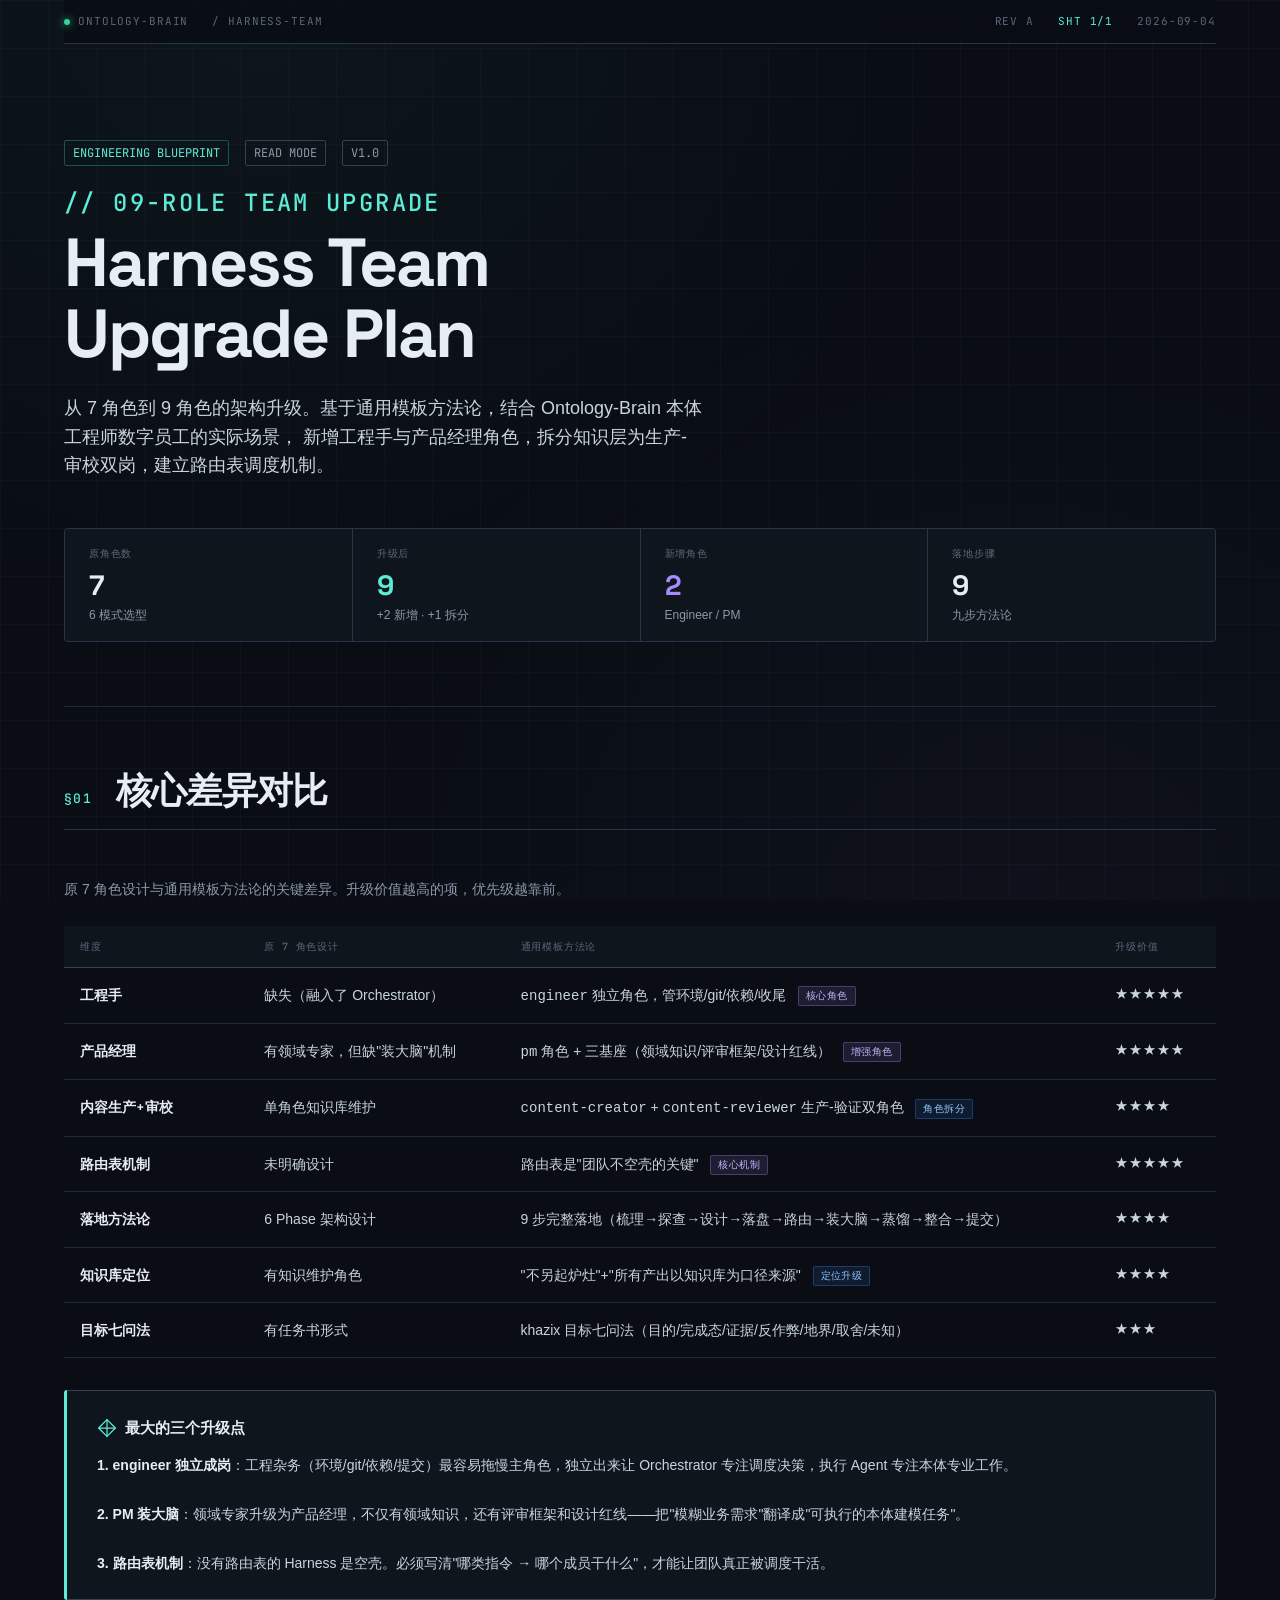
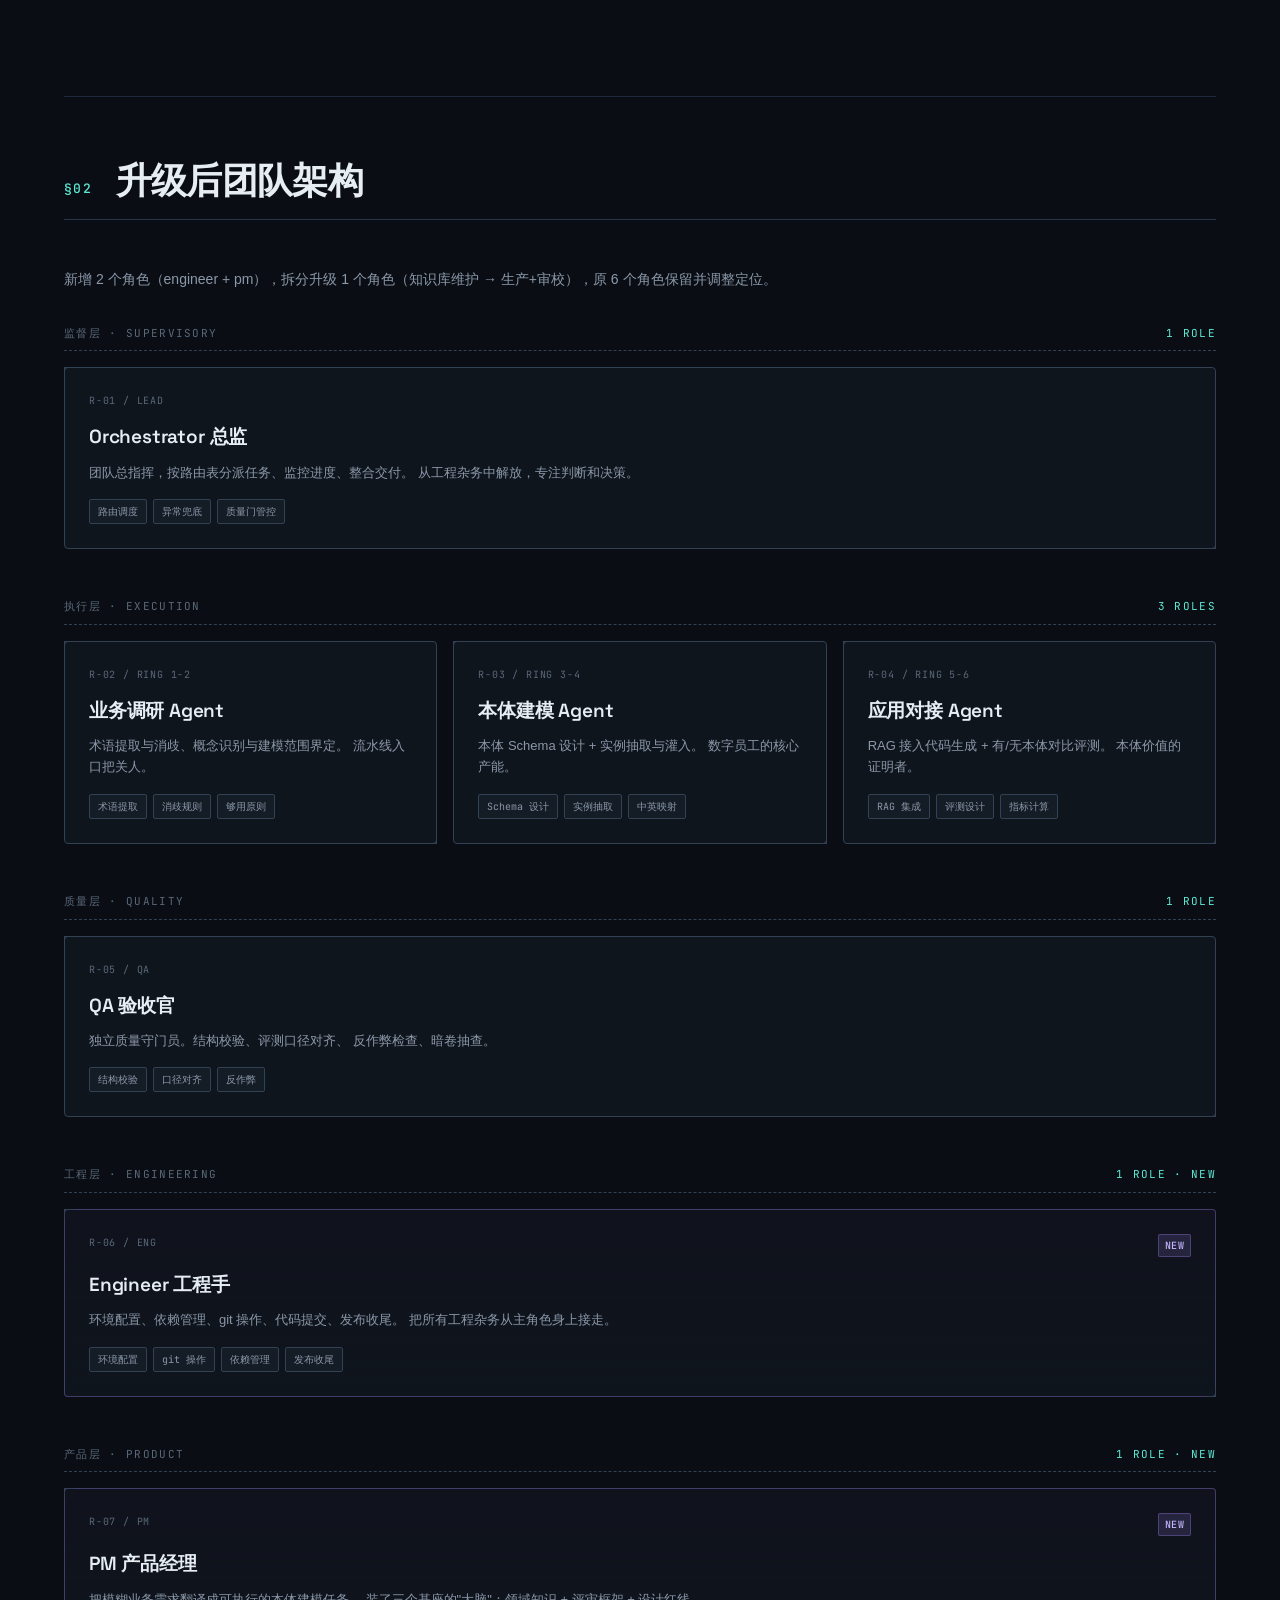
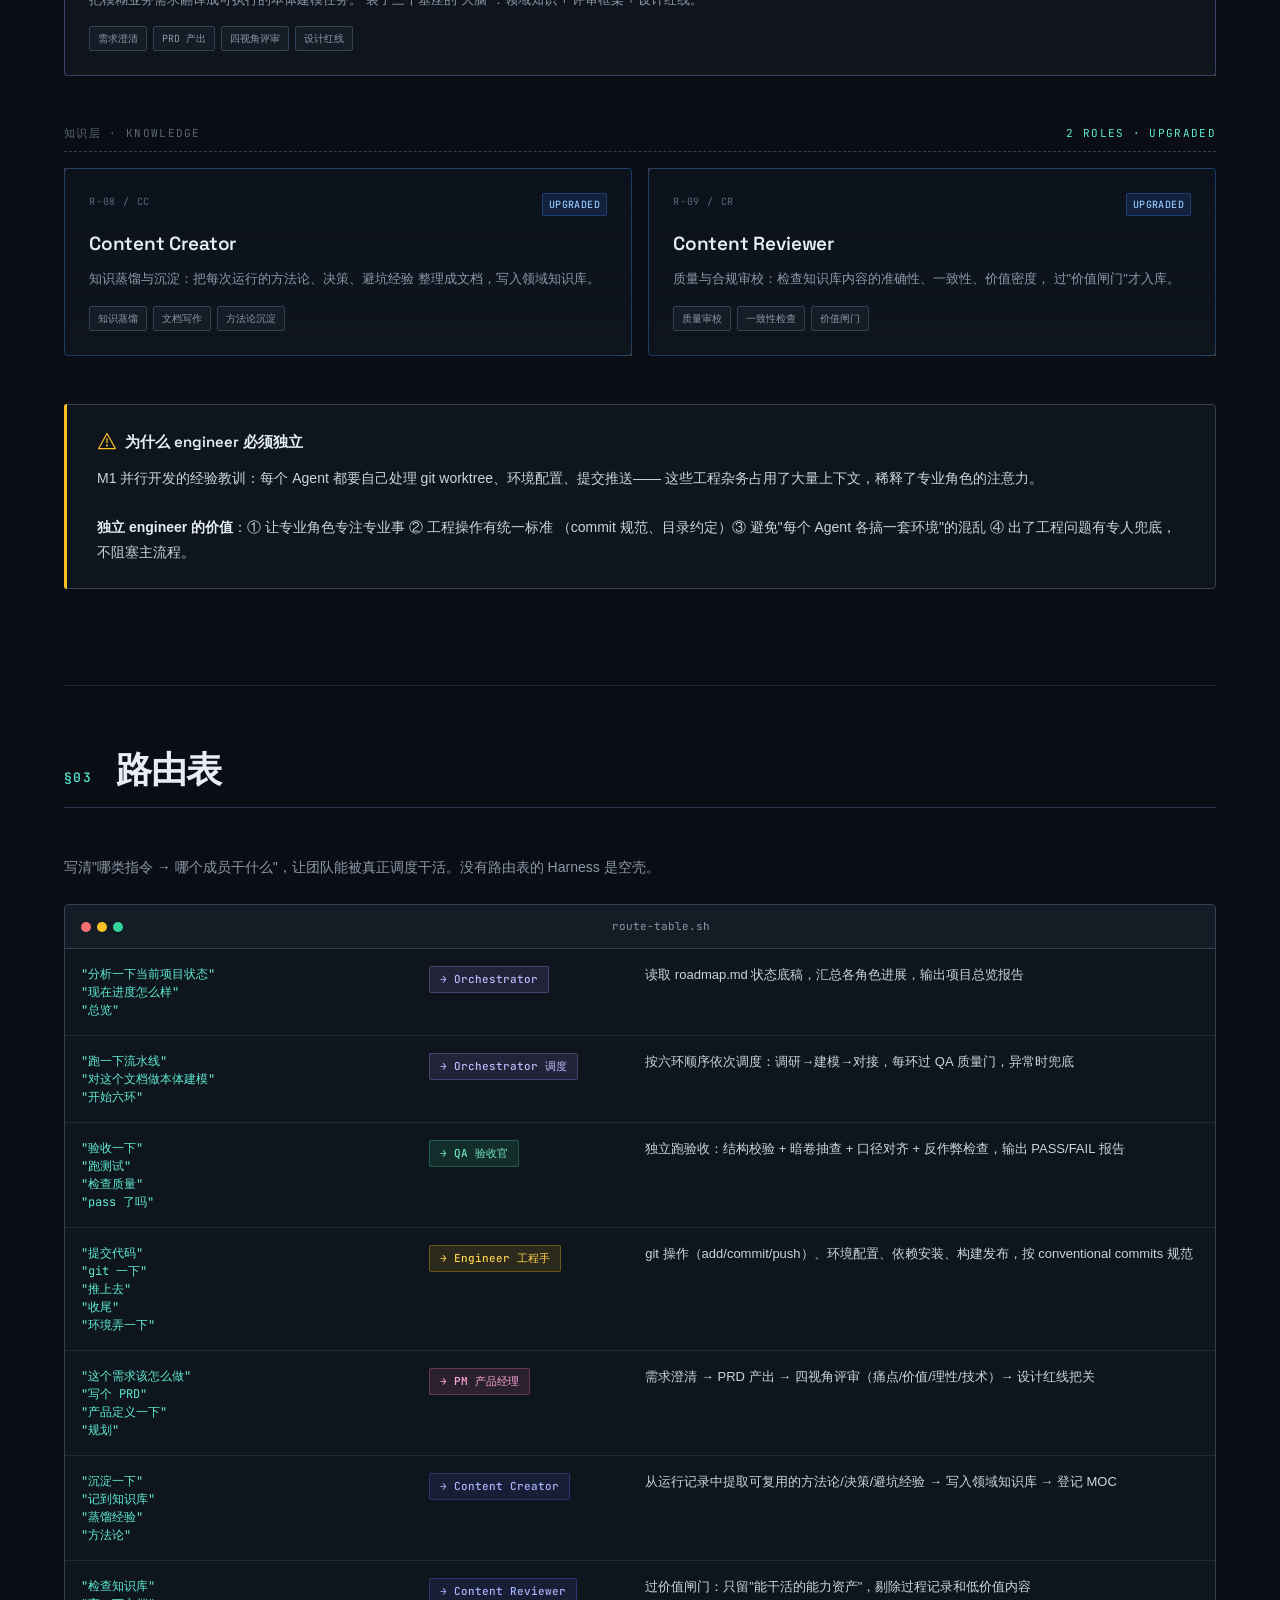
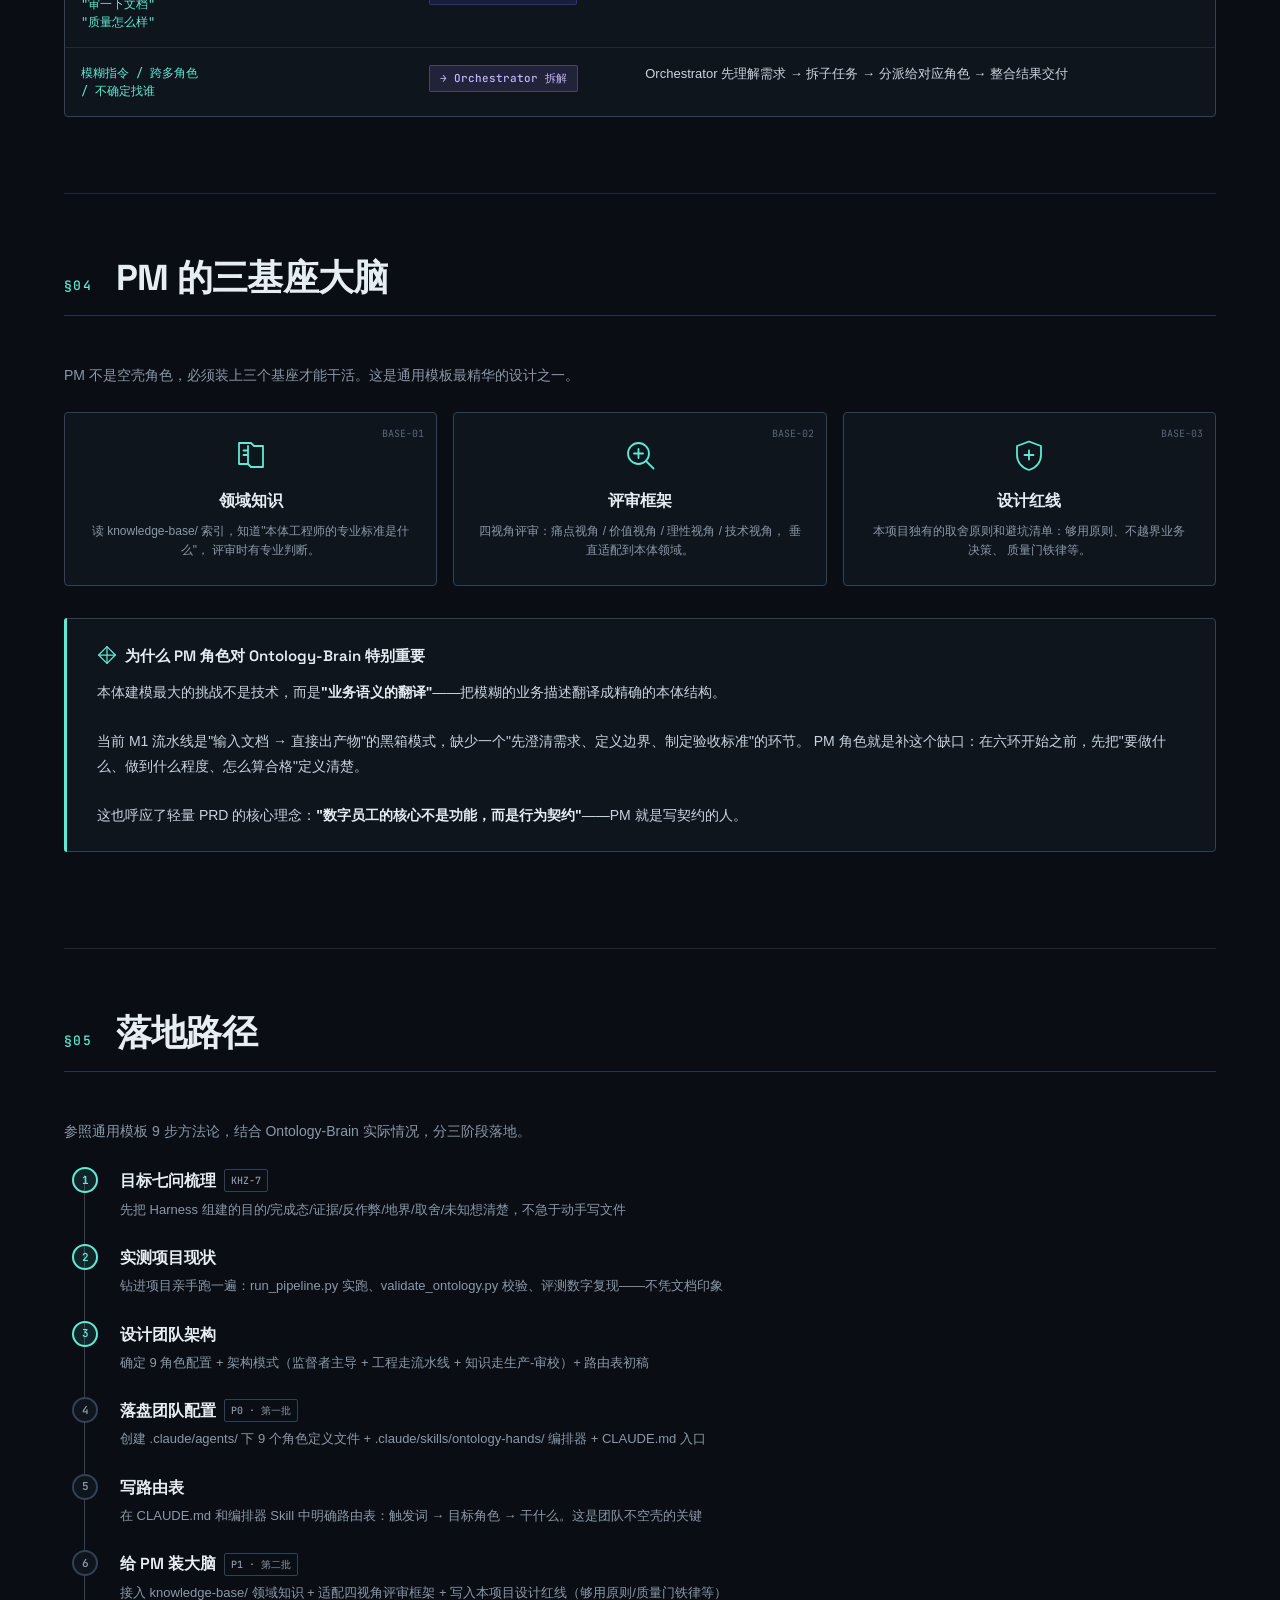
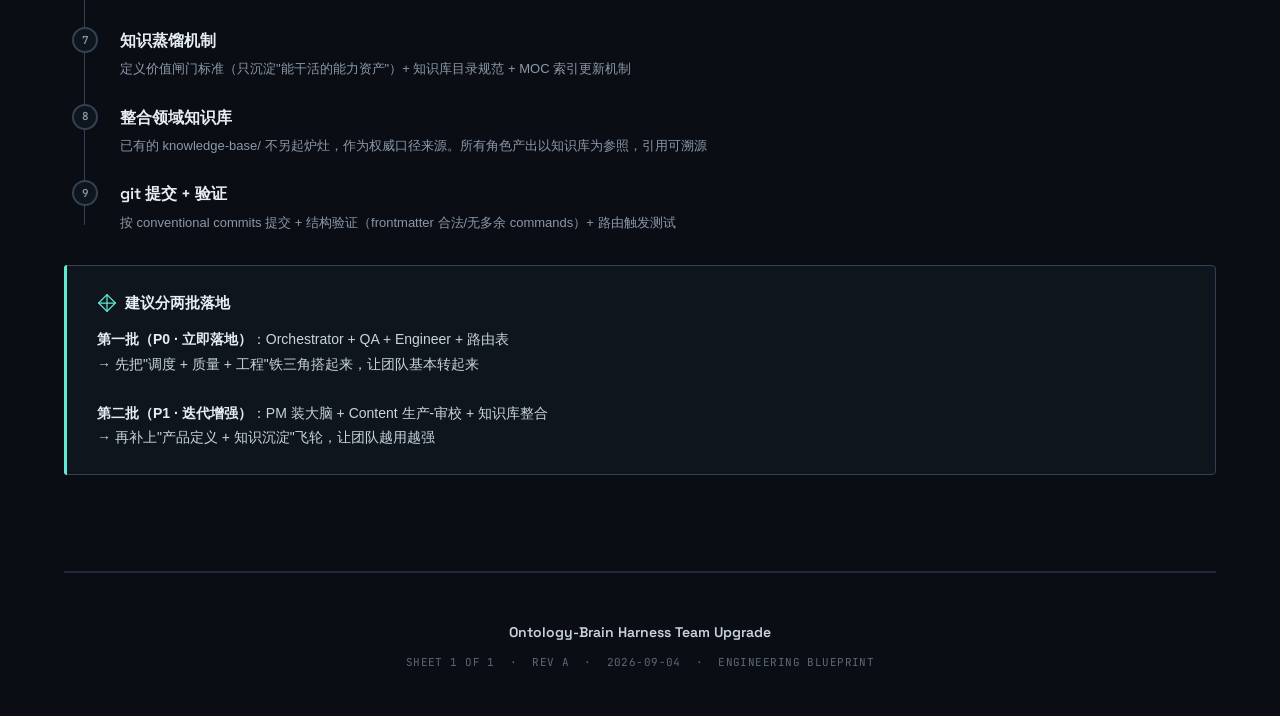
<file: legacy/harness-upgrade-plan.html>
<!-- Generated by Trae Work -->
<!--
  THESIS: An engineering-blueprint report on agent team architecture for ontology engineering;
  refuses the default card-grid SaaS template in favor of a technical-drawing structure
  with grid guides, numbered sections, and terminal-style route tables.
  OWN-WORLD: Deep teal-tinted dark ground, fine grid guides, Space Grotesk display with
  system-sans body, amber status accents, ruled section dividers, and blueprint-style
  component annotations.
  STORY: The reader grasps the current team design, understands why the upgrade matters,
  sees the 9-role architecture with routes, and knows the 9-step rollout path.
  FIRST VIEWPORT: Left-anchored oversized display numeral "09" beside the title block,
  sub-title in mono, status bar across the top showing version and date like a drawing header.
  FORM: Engineering blueprint / technical report, direction 3 of 7 in the technical-doc family,
  seed: blueprint-v1.
  FINISH: unreviewed and undocumented is unfinished; this build ends with the finish review,
  the verdict, and DESIGN.md.
-->
<!DOCTYPE html>
<html lang="zh-CN">
<head>
<meta charset="UTF-8">
<meta name="viewport" content="width=device-width, initial-scale=1.0">
<title>Harness Team Upgrade Plan — Ontology-Brain</title>
<link rel="preconnect" href="https://fonts.googleapis.com">
<link rel="preconnect" href="https://fonts.gstatic.com" crossorigin>
<link href="https://fonts.googleapis.com/css2?family=Space+Grotesk:wght@400;500;600;700&family=JetBrains+Mono:wght@400;500;600&display=swap" rel="stylesheet">
<style>
  /* ============ RESET & BASE ============ */
  *, *::before, *::after { box-sizing: border-box; margin: 0; padding: 0; }

  :root {
    /* Tinted darks — never pure black */
    --bg-0: #0a0e14;
    --bg-1: #0f151d;
    --bg-2: #141c26;
    --bg-3: #1a2432;

    /* Tinted lights — never pure white */
    --fg-0: #e6edf3;
    --fg-1: #c9d4df;
    --fg-2: #8b98a9;
    --fg-3: #5a6879;

    /* Blueprint accent */
    --accent: #5eead4;
    --accent-dim: #2dd4bf33;
    --accent-line: #2dd4bf55;

    /* Status colors */
    --ok: #34d399;
    --warn: #fbbf24;
    --new: #a78bfa;
    --risk: #f87171;

    /* Rulings */
    --line-0: #1e293b;
    --line-1: #273449;
    --line-2: #334155;

    /* Grid */
    --grid-color: #1e293b55;

    /* Type */
    --font-display: 'Space Grotesk', -apple-system, system-ui, sans-serif;
    --font-mono: 'JetBrains Mono', 'SF Mono', Menlo, monospace;
    --font-body: -apple-system, BlinkMacSystemFont, "Noto Sans CJK SC", "PingFang SC", "Microsoft YaHei", sans-serif;

    /* Spacing rhythm */
    --sp-1: 4px;
    --sp-2: 8px;
    --sp-3: 12px;
    --sp-4: 16px;
    --sp-5: 24px;
    --sp-6: 32px;
    --sp-7: 48px;
    --sp-8: 64px;
    --sp-9: 96px;
  }

  html { scroll-behavior: smooth; }

  body {
    font-family: var(--font-body);
    background: var(--bg-0);
    color: var(--fg-0);
    line-height: 1.7;
    font-size: 15px;
    -webkit-font-smoothing: antialiased;
    -moz-osx-font-smoothing: grayscale;
    position: relative;
    overflow-x: hidden;
  }

  /* Blueprint grid background */
  body::before {
    content: '';
    position: fixed;
    top: 0; left: 0; right: 0; bottom: 0;
    background-image:
      linear-gradient(var(--grid-color) 1px, transparent 1px),
      linear-gradient(90deg, var(--grid-color) 1px, transparent 1px);
    background-size: 48px 48px;
    pointer-events: none;
    z-index: 0;
    opacity: 0.6;
  }

  body::after {
    content: '';
    position: fixed;
    top: 0; left: 0; right: 0; bottom: 0;
    background:
      radial-gradient(ellipse at 20% 0%, rgba(94, 234, 212, 0.04) 0%, transparent 50%),
      radial-gradient(ellipse at 80% 100%, rgba(167, 139, 250, 0.03) 0%, transparent 50%);
    pointer-events: none;
    z-index: 0;
  }

  .page-wrap {
    position: relative;
    z-index: 1;
    max-width: 1200px;
    margin: 0 auto;
    padding: 0 var(--sp-5);
  }

  /* ============ DRAWING HEADER ============ */
  .drawing-header {
    display: flex;
    justify-content: space-between;
    align-items: center;
    padding: var(--sp-3) 0;
    border-bottom: 1px solid var(--line-1);
    font-family: var(--font-mono);
    font-size: 11px;
    color: var(--fg-3);
    text-transform: uppercase;
    letter-spacing: 0.08em;
    position: sticky;
    top: 0;
    background: rgba(10, 14, 20, 0.85);
    backdrop-filter: blur(12px);
    -webkit-backdrop-filter: blur(12px);
    z-index: 100;
  }
  .drawing-header .left, .drawing-header .right {
    display: flex;
    gap: var(--sp-5);
    align-items: center;
  }
  .drawing-header .status-dot {
    width: 6px; height: 6px;
    border-radius: 50%;
    background: var(--ok);
    box-shadow: 0 0 8px var(--ok);
    display: inline-block;
    margin-right: var(--sp-2);
  }
  .drawing-header .sheet-num {
    color: var(--accent);
  }

  /* ============ HERO ============ */
  .hero {
    padding: var(--sp-9) 0 var(--sp-8);
    position: relative;
    border-bottom: 1px solid var(--line-0);
  }

  .hero-meta {
    font-family: var(--font-mono);
    font-size: 12px;
    color: var(--fg-3);
    margin-bottom: var(--sp-5);
    display: flex;
    gap: var(--sp-4);
    align-items: center;
  }
  .hero-meta .tag {
    padding: 2px 8px;
    border: 1px solid var(--line-2);
    border-radius: 2px;
    color: var(--fg-2);
  }
  .hero-meta .tag.accent {
    border-color: var(--accent-line);
    color: var(--accent);
  }

  .hero-title {
    font-family: var(--font-display);
    font-size: clamp(36px, 6vw, 68px);
    font-weight: 700;
    line-height: 1.05;
    letter-spacing: -0.03em;
    margin-bottom: var(--sp-5);
    color: var(--fg-0);
    position: relative;
  }
  .hero-title .num {
    font-family: var(--font-mono);
    font-size: 0.35em;
    font-weight: 500;
    color: var(--accent);
    display: block;
    margin-bottom: var(--sp-3);
    letter-spacing: 0.1em;
  }

  .hero-subtitle {
    font-size: 18px;
    color: var(--fg-1);
    max-width: 640px;
    line-height: 1.6;
    margin-bottom: var(--sp-7);
  }

  .hero-stats {
    display: grid;
    grid-template-columns: repeat(4, 1fr);
    gap: 1px;
    background: var(--line-1);
    border: 1px solid var(--line-1);
    border-radius: 4px;
    overflow: hidden;
  }
  .hero-stat {
    background: var(--bg-1);
    padding: var(--sp-4) var(--sp-5);
  }
  .hero-stat .label {
    font-family: var(--font-mono);
    font-size: 10px;
    text-transform: uppercase;
    letter-spacing: 0.08em;
    color: var(--fg-3);
    margin-bottom: var(--sp-2);
  }
  .hero-stat .value {
    font-family: var(--font-display);
    font-size: 28px;
    font-weight: 700;
    color: var(--fg-0);
    line-height: 1.1;
  }
  .hero-stat .value.accent { color: var(--accent); }
  .hero-stat .value.new { color: var(--new); }
  .hero-stat .desc {
    font-size: 12px;
    color: var(--fg-2);
    margin-top: var(--sp-1);
  }

  /* ============ SECTION ============ */
  .section {
    padding: var(--sp-8) 0;
    border-bottom: 1px solid var(--line-0);
    position: relative;
  }

  .section-head {
    display: flex;
    align-items: baseline;
    gap: var(--sp-5);
    margin-bottom: var(--sp-7);
    padding-bottom: var(--sp-4);
    border-bottom: 1px solid var(--line-1);
  }
  .section-num {
    font-family: var(--font-mono);
    font-size: 13px;
    font-weight: 500;
    color: var(--accent);
    letter-spacing: 0.1em;
    flex-shrink: 0;
  }
  .section-title {
    font-family: var(--font-display);
    font-size: clamp(24px, 3.5vw, 36px);
    font-weight: 700;
    letter-spacing: -0.02em;
    line-height: 1.15;
    color: var(--fg-0);
  }

  /* ============ COMPARISON TABLE ============ */
  .compare-table {
    width: 100%;
    border-collapse: collapse;
    font-size: 14px;
  }
  .compare-table thead th {
    text-align: left;
    padding: var(--sp-3) var(--sp-4);
    font-family: var(--font-mono);
    font-size: 10px;
    font-weight: 500;
    text-transform: uppercase;
    letter-spacing: 0.08em;
    color: var(--fg-3);
    border-bottom: 1px solid var(--line-2);
    background: var(--bg-1);
  }
  .compare-table tbody td {
    padding: var(--sp-4);
    border-bottom: 1px solid var(--line-0);
    color: var(--fg-1);
    vertical-align: top;
    line-height: 1.6;
  }
  .compare-table tbody tr:hover td {
    background: var(--bg-1);
  }
  .compare-table tbody td:first-child {
    font-weight: 600;
    color: var(--fg-0);
    font-family: var(--font-display);
    width: 16%;
  }
  .stars {
    color: var(--warn);
    letter-spacing: 1px;
    font-size: 13px;
    white-space: nowrap;
  }
  .tag-pill {
    display: inline-block;
    padding: 1px 7px;
    border-radius: 2px;
    font-family: var(--font-mono);
    font-size: 10px;
    font-weight: 500;
    letter-spacing: 0.04em;
    margin-left: var(--sp-2);
    vertical-align: middle;
  }
  .tag-pill.new {
    background: rgba(167, 139, 250, 0.12);
    color: #c4b5fd;
    border: 1px solid rgba(167, 139, 250, 0.3);
  }
  .tag-pill.up {
    background: rgba(59, 130, 246, 0.12);
    color: #93c5fd;
    border: 1px solid rgba(59, 130, 246, 0.3);
  }

  /* ============ INSIGHT / CALLOUT ============ */
  .callout {
    position: relative;
    padding: var(--sp-5) var(--sp-6);
    border: 1px solid var(--line-2);
    border-radius: 4px;
    background: var(--bg-1);
    margin: var(--sp-6) 0;
  }
  .callout::before {
    content: '';
    position: absolute;
    left: -1px; top: -1px; bottom: -1px;
    width: 3px;
    background: var(--accent);
    border-radius: 4px 0 0 4px;
  }
  .callout.warn::before { background: var(--warn); }
  .callout-title {
    font-family: var(--font-display);
    font-size: 15px;
    font-weight: 600;
    color: var(--fg-0);
    margin-bottom: var(--sp-3);
    display: flex;
    align-items: center;
    gap: var(--sp-2);
  }
  .callout-title .icon { font-size: 16px; }
  .callout p {
    color: var(--fg-1);
    font-size: 14px;
    line-height: 1.75;
  }
  .callout strong { color: var(--fg-0); font-weight: 600; }

  /* ============ TEAM GRID — BLUEPRINT STYLE ============ */
  .team-layer {
    margin-bottom: var(--sp-7);
  }
  .team-layer-label {
    font-family: var(--font-mono);
    font-size: 11px;
    text-transform: uppercase;
    letter-spacing: 0.12em;
    color: var(--fg-3);
    margin-bottom: var(--sp-4);
    padding-bottom: var(--sp-2);
    border-bottom: 1px dashed var(--line-2);
    display: flex;
    justify-content: space-between;
    align-items: center;
  }
  .team-layer-label .count {
    color: var(--accent);
  }

  .team-grid {
    display: grid;
    grid-template-columns: repeat(auto-fit, minmax(280px, 1fr));
    gap: var(--sp-4);
  }

  .role-card {
    position: relative;
    background: var(--bg-1);
    border: 1px solid var(--line-2);
    border-radius: 4px;
    padding: var(--sp-5);
    transition: border-color 0.2s, transform 0.2s;
  }
  .role-card:hover {
    border-color: var(--accent-line);
    transform: translateY(-1px);
  }
  .role-card.new {
    border-color: rgba(167, 139, 250, 0.35);
    background: linear-gradient(180deg, rgba(167,139,250,0.04) 0%, var(--bg-1) 100%);
  }
  .role-card.upgraded {
    border-color: rgba(59, 130, 246, 0.35);
    background: linear-gradient(180deg, rgba(59,130,246,0.04) 0%, var(--bg-1) 100%);
  }

  /* Corner marks — blueprint style */
  .role-card::before,
  .role-card::after {
    content: '';
    position: absolute;
    width: 10px; height: 10px;
    border: 1px solid var(--line-2);
  }
  .role-card::before {
    top: -1px; left: -1px;
    border-right: none;
    border-bottom: none;
  }
  .role-card::after {
    bottom: -1px; right: -1px;
    border-left: none;
    border-top: none;
  }

  .role-header {
    display: flex;
    justify-content: space-between;
    align-items: flex-start;
    margin-bottom: var(--sp-3);
  }
  .role-id {
    font-family: var(--font-mono);
    font-size: 10px;
    color: var(--fg-3);
    letter-spacing: 0.08em;
  }
  .role-badge {
    font-family: var(--font-mono);
    font-size: 10px;
    font-weight: 500;
    padding: 2px 6px;
    border-radius: 2px;
    letter-spacing: 0.04em;
  }
  .role-badge.new {
    background: rgba(167, 139, 250, 0.15);
    color: #c4b5fd;
    border: 1px solid rgba(167, 139, 250, 0.3);
  }
  .role-badge.up {
    background: rgba(59, 130, 246, 0.15);
    color: #93c5fd;
    border: 1px solid rgba(59, 130, 246, 0.3);
  }

  .role-name {
    font-family: var(--font-display);
    font-size: 19px;
    font-weight: 600;
    color: var(--fg-0);
    margin-bottom: var(--sp-2);
    letter-spacing: -0.01em;
  }
  .role-desc {
    font-size: 13px;
    color: var(--fg-2);
    line-height: 1.65;
    margin-bottom: var(--sp-4);
  }
  .role-tags {
    display: flex;
    flex-wrap: wrap;
    gap: 6px;
  }
  .role-tag {
    font-family: var(--font-mono);
    font-size: 10px;
    padding: 3px 8px;
    background: var(--bg-2);
    border: 1px solid var(--line-2);
    border-radius: 2px;
    color: var(--fg-2);
  }

  /* ============ ROUTE TABLE — TERMINAL STYLE ============ */
  .route-block {
    background: var(--bg-1);
    border: 1px solid var(--line-2);
    border-radius: 4px;
    margin-bottom: var(--sp-3);
    overflow: hidden;
  }
  .route-block-header {
    display: flex;
    justify-content: space-between;
    align-items: center;
    padding: var(--sp-3) var(--sp-4);
    background: var(--bg-2);
    border-bottom: 1px solid var(--line-2);
    font-family: var(--font-mono);
    font-size: 11px;
  }
  .route-block-header .dots {
    display: flex;
    gap: 6px;
  }
  .route-block-header .dot {
    width: 10px; height: 10px;
    border-radius: 50%;
  }
  .dot.r { background: #f87171; }
  .dot.y { background: #fbbf24; }
  .dot.g { background: #34d399; }
  .route-block-header .title {
    color: var(--fg-2);
  }

  .route-row {
    display: grid;
    grid-template-columns: 1.2fr 200px 2fr;
    gap: var(--sp-4);
    padding: var(--sp-4);
    border-bottom: 1px solid var(--line-0);
    align-items: start;
  }
  .route-row:last-child { border-bottom: none; }

  .route-trigger {
    font-family: var(--font-mono);
    font-size: 12px;
    color: var(--accent);
    line-height: 1.5;
  }
  .route-target {
    display: inline-flex;
    align-items: center;
    gap: 6px;
    font-family: var(--font-mono);
    font-size: 11px;
    font-weight: 500;
    padding: 3px 10px;
    border-radius: 2px;
    white-space: nowrap;
  }
  .target-lead { background: rgba(167,139,250,0.12); color: #c4b5fd; border: 1px solid rgba(167,139,250,0.3); }
  .target-qa { background: rgba(52,211,153,0.12); color: #6ee7b7; border: 1px solid rgba(52,211,153,0.3); }
  .target-eng { background: rgba(251,191,36,0.12); color: #fcd34d; border: 1px solid rgba(251,191,36,0.3); }
  .target-pm { background: rgba(244,114,182,0.12); color: #f9a8d4; border: 1px solid rgba(244,114,182,0.3); }
  .target-cc { background: rgba(99,102,241,0.12); color: #a5b4fc; border: 1px solid rgba(99,102,241,0.3); }
  .target-cr { background: rgba(99,102,241,0.12); color: #a5b4fc; border: 1px solid rgba(99,102,241,0.3); }
  .route-action {
    font-size: 13px;
    color: var(--fg-1);
    line-height: 1.6;
  }

  /* ============ BRAIN BASE ============ */
  .brain-grid {
    display: grid;
    grid-template-columns: repeat(3, 1fr);
    gap: var(--sp-4);
    margin: var(--sp-5) 0;
  }
  .brain-card {
    position: relative;
    background: var(--bg-1);
    border: 1px solid var(--line-2);
    border-radius: 4px;
    padding: var(--sp-5);
    text-align: center;
    transition: border-color 0.2s;
  }
  .brain-card:hover {
    border-color: rgba(244, 114, 182, 0.4);
  }
  .brain-card-num {
    position: absolute;
    top: var(--sp-3);
    right: var(--sp-3);
    font-family: var(--font-mono);
    font-size: 10px;
    color: var(--fg-3);
  }
  .brain-icon {
    font-size: 32px;
    margin-bottom: var(--sp-3);
    line-height: 1;
  }
  .brain-title {
    font-family: var(--font-display);
    font-size: 16px;
    font-weight: 600;
    color: var(--fg-0);
    margin-bottom: var(--sp-2);
  }
  .brain-desc {
    font-size: 12px;
    color: var(--fg-2);
    line-height: 1.6;
  }

  /* ============ ROADMAP / TIMELINE ============ */
  .roadmap {
    position: relative;
    padding-left: 0;
    margin: var(--sp-5) 0;
  }
  .roadmap::before {
    content: '';
    position: absolute;
    left: 20px;
    top: 8px;
    bottom: 8px;
    width: 1px;
    background: var(--line-2);
  }
  .step {
    position: relative;
    padding-left: 56px;
    padding-bottom: var(--sp-5);
  }
  .step:last-child { padding-bottom: 0; }
  .step-marker {
    position: absolute;
    left: 8px;
    top: 0;
    width: 26px;
    height: 26px;
    border-radius: 50%;
    background: var(--bg-1);
    border: 2px solid var(--line-2);
    display: flex;
    align-items: center;
    justify-content: center;
    font-family: var(--font-mono);
    font-size: 11px;
    font-weight: 600;
    color: var(--fg-2);
    z-index: 1;
  }
  .step.completed .step-marker {
    border-color: var(--accent);
    color: var(--accent);
    background: rgba(94, 234, 212, 0.1);
  }
  .step-title {
    font-family: var(--font-display);
    font-size: 16px;
    font-weight: 600;
    color: var(--fg-0);
    margin-bottom: var(--sp-1);
    display: flex;
    align-items: center;
    gap: var(--sp-2);
    flex-wrap: wrap;
  }
  .step-tag {
    font-family: var(--font-mono);
    font-size: 10px;
    padding: 2px 6px;
    border-radius: 2px;
    border: 1px solid var(--line-2);
    color: var(--fg-2);
    font-weight: 500;
  }
  .step-desc {
    font-size: 13px;
    color: var(--fg-2);
    line-height: 1.65;
  }

  /* ============ FOOTER ============ */
  .footer {
    padding: var(--sp-7) 0;
    text-align: center;
    border-top: 1px solid var(--line-0);
  }
  .footer-title {
    font-family: var(--font-display);
    font-size: 14px;
    font-weight: 600;
    color: var(--fg-1);
    margin-bottom: var(--sp-2);
  }
  .footer-meta {
    font-family: var(--font-mono);
    font-size: 11px;
    color: var(--fg-3);
    letter-spacing: 0.04em;
  }

  /* ============ RESPONSIVE ============ */
  @media (max-width: 768px) {
    .page-wrap { padding: 0 var(--sp-4); }
    .hero { padding: var(--sp-7) 0 var(--sp-6); }
    .hero-stats { grid-template-columns: repeat(2, 1fr); }
    .brain-grid { grid-template-columns: 1fr; }
    .route-row { grid-template-columns: 1fr; gap: var(--sp-2); }
    .section { padding: var(--sp-6) 0; }
    .section-head {
      flex-direction: column;
      gap: var(--sp-2);
      align-items: flex-start;
    }
    .drawing-header { font-size: 10px; }
    .drawing-header .left, .drawing-header .right { gap: var(--sp-3); }
    .drawing-header .hide-mobile { display: none; }
  }

  /* Reveal animations */
  .reveal {
    opacity: 0;
    transform: translateY(12px);
    transition: opacity 0.6s cubic-bezier(0.16, 1, 0.3, 1), transform 0.6s cubic-bezier(0.16, 1, 0.3, 1);
  }
  .reveal.visible {
    opacity: 1;
    transform: translateY(0);
  }

  /* Selection */
  /* ============ SVG ICON SYSTEM ============ */
  .svg-icon {
    width: 20px;
    height: 20px;
    stroke: currentColor;
    stroke-width: 1.5;
    fill: none;
    stroke-linecap: round;
    stroke-linejoin: round;
    vertical-align: -3px;
    flex-shrink: 0;
  }
  .svg-icon.lg { width: 28px; height: 28px; stroke-width: 1.2; }
  .svg-icon.xl { width: 36px; height: 36px; stroke-width: 1.2; }
  .svg-icon.sm { width: 16px; height: 16px; stroke-width: 1.8; }

  .svg-icon .icon-anim {
    stroke-dasharray: 100;
    stroke-dashoffset: 100;
    animation: icon-draw 1.2s cubic-bezier(0.16, 1, 0.3, 1) forwards;
  }
  .svg-icon .icon-anim.delay-1 { animation-delay: 0.15s; }
  .svg-icon .icon-anim.delay-2 { animation-delay: 0.3s; }
  .svg-icon .icon-anim.delay-3 { animation-delay: 0.45s; }

  @keyframes icon-draw {
    to { stroke-dashoffset: 0; }
  }

  @keyframes icon-pulse {
    0%, 100% { opacity: 0.6; }
    50% { opacity: 1; }
  }

  .icon-pulse {
    animation: icon-pulse 2.5s ease-in-out infinite;
  }

  @keyframes icon-spin-slow {
    from { transform: rotate(0deg); }
    to { transform: rotate(360deg); }
  }

  .icon-spin {
    transform-origin: center;
    animation: icon-spin-slow 12s linear infinite;
  }

  /* Icon color helpers */
  .icon-accent { color: var(--accent); }
  .icon-ok { color: var(--ok); }
  .icon-warn { color: var(--warn); }
  .icon-new { color: var(--new); }
  .icon-risk { color: var(--risk); }
  .icon-fg { color: var(--fg-0); }
  .icon-muted { color: var(--fg-2); }

  ::selection {
    background: rgba(94, 234, 212, 0.25);
    color: var(--fg-0);
  }
</style>
</head>
<body>

<!-- SVG Icon Sprite -->
<svg width="0" height="0" style="position:absolute;visibility:hidden;" aria-hidden="true">
  <defs>

    <!-- Diamond / Insight -->
    <symbol id="icon-diamond" viewBox="0 0 24 24">
      <path class="icon-anim" d="M12 2L22 12L12 22L2 12L12 2Z" />
      <path class="icon-anim delay-1" d="M12 2L12 22" />
      <path class="icon-anim delay-2" d="M2 12L22 12" />
    </symbol>

    <!-- Warning / Caution -->
    <symbol id="icon-warning" viewBox="0 0 24 24">
      <path class="icon-anim" d="M12 3L22 21H2L12 3Z" />
      <line class="icon-anim delay-1" x1="12" y1="9" x2="12" y2="14" />
      <circle class="icon-anim delay-2" cx="12" cy="17.5" r="1.2" fill="currentColor" stroke="none" />
    </symbol>

    <!-- Book / Knowledge -->
    <symbol id="icon-book" viewBox="0 0 24 24">
      <path class="icon-anim" d="M4 4H12L14 6H20V20H12L10 18H4V4Z" />
      <line class="icon-anim delay-1" x1="10" y1="6" x2="10" y2="18" />
      <line class="icon-anim delay-2" x1="7" y1="9" x2="9.5" y2="9" />
      <line class="icon-anim delay-2" x1="7" y1="12" x2="9.5" y2="12" />
    </symbol>

    <!-- Search / Review -->
    <symbol id="icon-search" viewBox="0 0 24 24">
      <circle class="icon-anim" cx="11" cy="11" r="7" />
      <line class="icon-anim delay-1" x1="16" y1="16" x2="21" y2="21" />
      <line class="icon-anim delay-2" x1="11" y1="8" x2="11" y2="14" />
      <line class="icon-anim delay-2" x1="8" y1="11" x2="14" y2="11" />
    </symbol>

    <!-- Shield / Red Line / Prohibition -->
    <symbol id="icon-shield" viewBox="0 0 24 24">
      <path class="icon-anim" d="M12 3L20 6V12C20 16.5 17 20.5 12 22C7 20.5 4 16.5 4 12V6L12 3Z" />
      <path class="icon-anim delay-1" d="M9 12L15 12" />
      <path class="icon-anim delay-2" d="M12 9L12 15" />
    </symbol>

    <!-- Target / Goal -->
    <symbol id="icon-target" viewBox="0 0 24 24">
      <circle class="icon-anim" cx="12" cy="12" r="9" />
      <circle class="icon-anim delay-1" cx="12" cy="12" r="5" />
      <circle class="icon-anim delay-2" cx="12" cy="12" r="1.5" fill="currentColor" stroke="none" />
    </symbol>

    <!-- Ruler / Quality -->
    <symbol id="icon-ruler" viewBox="0 0 24 24">
      <path class="icon-anim" d="M3 15L15 3L21 9L9 21L3 15Z" />
      <line class="icon-anim delay-1" x1="7" y1="13" x2="6" y2="12" />
      <line class="icon-anim delay-1" x1="9.5" y1="10.5" x2="8.5" y2="9.5" />
      <line class="icon-anim delay-1" x1="12" y1="8" x2="11" y2="7" />
      <line class="icon-anim delay-2" x1="14.5" y1="5.5" x2="13.5" y2="4.5" />
    </symbol>

    <!-- Globe / Migration -->
    <symbol id="icon-globe" viewBox="0 0 24 24">
      <circle class="icon-anim" cx="12" cy="12" r="9" />
      <ellipse class="icon-anim delay-1" cx="12" cy="12" rx="9" ry="3.5" />
      <line class="icon-anim delay-2" x1="12" y1="3" x2="12" y2="21" />
    </symbol>

    <!-- Users / Team -->
    <symbol id="icon-users" viewBox="0 0 24 24">
      <circle class="icon-anim" cx="9" cy="8" r="3.5" />
      <path class="icon-anim delay-1" d="M3 20C3 16.5 5.5 14 9 14C12.5 14 15 16.5 15 20" />
      <circle class="icon-anim delay-2" cx="17" cy="9" r="2.5" />
      <path class="icon-anim delay-2" d="M15 19C15 17 16 15.5 18 15C19.5 14.6 21 15.5 21 17.5" />
    </symbol>

    <!-- Cycle / Pipeline -->
    <symbol id="icon-cycle" viewBox="0 0 24 24">
      <path class="icon-anim" d="M20 12C20 16.5 16.5 20 12 20C7.5 20 4 16.5 4 12C4 7.5 7.5 4 12 4C15 4 17.5 5.5 19 8" />
      <polyline class="icon-anim delay-1" points="16,4 19,4 19,7" />
    </symbol>

    <!-- Check / Verify -->
    <symbol id="icon-check" viewBox="0 0 24 24">
      <circle class="icon-anim" cx="12" cy="12" r="9" />
      <polyline class="icon-anim delay-1" points="7.5,12 10.5,15 16.5,9" />
    </symbol>

    <!-- Lightbulb / Idea -->
    <symbol id="icon-bulb" viewBox="0 0 24 24">
      <path class="icon-anim" d="M9 18H15" />
      <path class="icon-anim delay-1" d="M10 21H14" />
      <path class="icon-anim delay-1" d="M12 3C8 3 5 6 5 10C5 12.5 6.5 14.5 8 16V17H16V16C17.5 14.5 19 12.5 19 10C19 6 16 3 12 3Z" />
      <line class="icon-anim delay-2" x1="9.5" y1="10" x2="10.5" y2="10" />
      <line class="icon-anim delay-2" x1="12" y1="8" x2="12" y2="9" />
      <line class="icon-anim delay-2" x1="13.5" y1="10" x2="14.5" y2="10" />
    </symbol>

    <!-- Cpu / Engineering -->
    <symbol id="icon-cpu" viewBox="0 0 24 24">
      <rect class="icon-anim" x="6" y="6" width="12" height="12" rx="1" />
      <rect class="icon-anim delay-1" x="9" y="9" width="6" height="6" rx="0.5" />
      <line class="icon-anim delay-2" x1="9" y1="2" x2="9" y2="6" />
      <line class="icon-anim delay-2" x1="15" y1="2" x2="15" y2="6" />
      <line class="icon-anim delay-2" x1="9" y1="18" x2="9" y2="22" />
      <line class="icon-anim delay-2" x1="15" y1="18" x2="15" y2="22" />
      <line class="icon-anim delay-2" x1="2" y1="9" x2="6" y2="9" />
      <line class="icon-anim delay-2" x1="2" y1="15" x2="6" y2="15" />
      <line class="icon-anim delay-2" x1="18" y1="9" x2="22" y2="9" />
      <line class="icon-anim delay-2" x1="18" y1="15" x2="22" y2="15" />
    </symbol>

    <!-- Sparkle / Star -->
    <symbol id="icon-sparkle" viewBox="0 0 24 24">
      <path class="icon-anim" d="M12 3L13.5 10.5L21 12L13.5 13.5L12 21L10.5 13.5L3 12L10.5 10.5L12 3Z" />
    </symbol>

    <!-- Code / Terminal -->
    <symbol id="icon-code" viewBox="0 0 24 24">
      <polyline class="icon-anim" points="8,7 3,12 8,17" />
      <polyline class="icon-anim delay-1" points="16,7 21,12 16,17" />
      <line class="icon-anim delay-2" x1="14" y1="5" x2="10" y2="19" />
    </symbol>

    <!-- Roadmap / Route -->
    <symbol id="icon-route" viewBox="0 0 24 24">
      <path class="icon-anim" d="M5 19L5 5" />
      <path class="icon-anim delay-1" d="M5 5L12 5L14 8L19 8" />
      <path class="icon-anim delay-2" d="M19 8V16" />
      <circle class="icon-anim delay-2" cx="5" cy="5" r="1.5" fill="currentColor" stroke="none" />
      <circle class="icon-anim delay-2" cx="19" cy="16" r="1.5" fill="currentColor" stroke="none" />
    </symbol>

  </defs>
</svg>

<div class="page-wrap">

  <!-- Drawing header -->
  <div class="drawing-header">
    <div class="left">
      <span><span class="status-dot"></span>ONTOLOGY-BRAIN</span>
      <span class="hide-mobile">/ HARNESS-TEAM</span>
    </div>
    <div class="right">
      <span class="hide-mobile">REV A</span>
      <span class="sheet-num">SHT 1/1</span>
      <span>2026-09-04</span>
    </div>
  </div>

  <!-- HERO -->
  <section class="hero reveal">
    <div class="hero-meta">
      <span class="tag accent">ENGINEERING BLUEPRINT</span>
      <span class="tag">READ MODE</span>
      <span class="tag">V1.0</span>
    </div>
    <h1 class="hero-title">
      <span class="num">// 09-ROLE TEAM UPGRADE</span>
      Harness Team<br>Upgrade Plan
    </h1>
    <p class="hero-subtitle">
      从 7 角色到 9 角色的架构升级。基于通用模板方法论，结合 Ontology-Brain 本体工程师数字员工的实际场景，
      新增工程手与产品经理角色，拆分知识层为生产-审校双岗，建立路由表调度机制。
    </p>
    <div class="hero-stats">
      <div class="hero-stat">
        <div class="label">原角色数</div>
        <div class="value">7</div>
        <div class="desc">6 模式选型</div>
      </div>
      <div class="hero-stat">
        <div class="label">升级后</div>
        <div class="value accent">9</div>
        <div class="desc">+2 新增 · +1 拆分</div>
      </div>
      <div class="hero-stat">
        <div class="label">新增角色</div>
        <div class="value new">2</div>
        <div class="desc">Engineer / PM</div>
      </div>
      <div class="hero-stat">
        <div class="label">落地步骤</div>
        <div class="value">9</div>
        <div class="desc">九步方法论</div>
      </div>
    </div>
  </section>

  <!-- SECTION 1: 差异对比 -->
  <section class="section reveal" id="comparison">
    <div class="section-head">
      <span class="section-num">§01</span>
      <h2 class="section-title">核心差异对比</h2>
    </div>

    <p style="color: var(--fg-2); margin-bottom: var(--sp-5); font-size: 14px;">
      原 7 角色设计与通用模板方法论的关键差异。升级价值越高的项，优先级越靠前。
    </p>

    <table class="compare-table">
      <thead>
        <tr>
          <th>维度</th>
          <th>原 7 角色设计</th>
          <th>通用模板方法论</th>
          <th>升级价值</th>
        </tr>
      </thead>
      <tbody>
        <tr>
          <td>工程手</td>
          <td>缺失（融入了 Orchestrator）</td>
          <td><code>engineer</code> 独立角色，管环境/git/依赖/收尾 <span class="tag-pill new">核心角色</span></td>
          <td class="stars">★★★★★</td>
        </tr>
        <tr>
          <td>产品经理</td>
          <td>有领域专家，但缺"装大脑"机制</td>
          <td><code>pm</code> 角色 + 三基座（领域知识/评审框架/设计红线） <span class="tag-pill new">增强角色</span></td>
          <td class="stars">★★★★★</td>
        </tr>
        <tr>
          <td>内容生产+审校</td>
          <td>单角色知识库维护</td>
          <td><code>content-creator</code> + <code>content-reviewer</code> 生产-验证双角色 <span class="tag-pill up">角色拆分</span></td>
          <td class="stars">★★★★</td>
        </tr>
        <tr>
          <td>路由表机制</td>
          <td>未明确设计</td>
          <td>路由表是"团队不空壳的关键" <span class="tag-pill new">核心机制</span></td>
          <td class="stars">★★★★★</td>
        </tr>
        <tr>
          <td>落地方法论</td>
          <td>6 Phase 架构设计</td>
          <td>9 步完整落地（梳理→探查→设计→落盘→路由→装大脑→蒸馏→整合→提交）</td>
          <td class="stars">★★★★</td>
        </tr>
        <tr>
          <td>知识库定位</td>
          <td>有知识维护角色</td>
          <td>"不另起炉灶"+"所有产出以知识库为口径来源" <span class="tag-pill up">定位升级</span></td>
          <td class="stars">★★★★</td>
        </tr>
        <tr>
          <td>目标七问法</td>
          <td>有任务书形式</td>
          <td>khazix 目标七问法（目的/完成态/证据/反作弊/地界/取舍/未知）</td>
          <td class="stars">★★★</td>
        </tr>
      </tbody>
    </table>

    <div class="callout">
      <div class="callout-title"><svg class="svg-icon icon-accent"><use href="#icon-diamond"/></svg> 最大的三个升级点</div>
      <p>
        <strong>1. engineer 独立成岗</strong>：工程杂务（环境/git/依赖/提交）最容易拖慢主角色，独立出来让 Orchestrator 专注调度决策，执行 Agent 专注本体专业工作。<br><br>
        <strong>2. PM 装大脑</strong>：领域专家升级为产品经理，不仅有领域知识，还有评审框架和设计红线——把"模糊业务需求"翻译成"可执行的本体建模任务"。<br><br>
        <strong>3. 路由表机制</strong>：没有路由表的 Harness 是空壳。必须写清"哪类指令 → 哪个成员干什么"，才能让团队真正被调度干活。
      </p>
    </div>
  </section>

  <!-- SECTION 2: 团队架构 -->
  <section class="section reveal" id="team">
    <div class="section-head">
      <span class="section-num">§02</span>
      <h2 class="section-title">升级后团队架构</h2>
    </div>

    <p style="color: var(--fg-2); margin-bottom: var(--sp-6); font-size: 14px;">
      新增 2 个角色（engineer + pm），拆分升级 1 个角色（知识库维护 → 生产+审校），原 6 个角色保留并调整定位。
    </p>

    <!-- 监督层 -->
    <div class="team-layer">
      <div class="team-layer-label">
        <span>监督层 · SUPERVISORY</span>
        <span class="count">1 ROLE</span>
      </div>
      <div class="team-grid">
        <div class="role-card">
          <div class="role-header">
            <span class="role-id">R-01 / LEAD</span>
          </div>
          <div class="role-name">Orchestrator 总监</div>
          <div class="role-desc">
            团队总指挥，按路由表分派任务、监控进度、整合交付。
            从工程杂务中解放，专注判断和决策。
          </div>
          <div class="role-tags">
            <span class="role-tag">路由调度</span>
            <span class="role-tag">异常兜底</span>
            <span class="role-tag">质量门管控</span>
          </div>
        </div>
      </div>
    </div>

    <!-- 执行层 -->
    <div class="team-layer">
      <div class="team-layer-label">
        <span>执行层 · EXECUTION</span>
        <span class="count">3 ROLES</span>
      </div>
      <div class="team-grid">
        <div class="role-card">
          <div class="role-header">
            <span class="role-id">R-02 / RING 1-2</span>
          </div>
          <div class="role-name">业务调研 Agent</div>
          <div class="role-desc">
            术语提取与消歧、概念识别与建模范围界定。
            流水线入口把关人。
          </div>
          <div class="role-tags">
            <span class="role-tag">术语提取</span>
            <span class="role-tag">消歧规则</span>
            <span class="role-tag">够用原则</span>
          </div>
        </div>
        <div class="role-card">
          <div class="role-header">
            <span class="role-id">R-03 / RING 3-4</span>
          </div>
          <div class="role-name">本体建模 Agent</div>
          <div class="role-desc">
            本体 Schema 设计 + 实例抽取与灌入。
            数字员工的核心产能。
          </div>
          <div class="role-tags">
            <span class="role-tag">Schema 设计</span>
            <span class="role-tag">实例抽取</span>
            <span class="role-tag">中英映射</span>
          </div>
        </div>
        <div class="role-card">
          <div class="role-header">
            <span class="role-id">R-04 / RING 5-6</span>
          </div>
          <div class="role-name">应用对接 Agent</div>
          <div class="role-desc">
            RAG 接入代码生成 + 有/无本体对比评测。
            本体价值的证明者。
          </div>
          <div class="role-tags">
            <span class="role-tag">RAG 集成</span>
            <span class="role-tag">评测设计</span>
            <span class="role-tag">指标计算</span>
          </div>
        </div>
      </div>
    </div>

    <!-- 质量层 -->
    <div class="team-layer">
      <div class="team-layer-label">
        <span>质量层 · QUALITY</span>
        <span class="count">1 ROLE</span>
      </div>
      <div class="team-grid">
        <div class="role-card">
          <div class="role-header">
            <span class="role-id">R-05 / QA</span>
          </div>
          <div class="role-name">QA 验收官</div>
          <div class="role-desc">
            独立质量守门员。结构校验、评测口径对齐、
            反作弊检查、暗卷抽查。
          </div>
          <div class="role-tags">
            <span class="role-tag">结构校验</span>
            <span class="role-tag">口径对齐</span>
            <span class="role-tag">反作弊</span>
          </div>
        </div>
      </div>
    </div>

    <!-- 工程层 · 新增 -->
    <div class="team-layer">
      <div class="team-layer-label">
        <span>工程层 · ENGINEERING</span>
        <span class="count">1 ROLE · NEW</span>
      </div>
      <div class="team-grid">
        <div class="role-card new">
          <div class="role-header">
            <span class="role-id">R-06 / ENG</span>
            <span class="role-badge new">NEW</span>
          </div>
          <div class="role-name">Engineer 工程手</div>
          <div class="role-desc">
            环境配置、依赖管理、git 操作、代码提交、发布收尾。
            把所有工程杂务从主角色身上接走。
          </div>
          <div class="role-tags">
            <span class="role-tag">环境配置</span>
            <span class="role-tag">git 操作</span>
            <span class="role-tag">依赖管理</span>
            <span class="role-tag">发布收尾</span>
          </div>
        </div>
      </div>
    </div>

    <!-- 产品层 · 新增 -->
    <div class="team-layer">
      <div class="team-layer-label">
        <span>产品层 · PRODUCT</span>
        <span class="count">1 ROLE · NEW</span>
      </div>
      <div class="team-grid">
        <div class="role-card new">
          <div class="role-header">
            <span class="role-id">R-07 / PM</span>
            <span class="role-badge new">NEW</span>
          </div>
          <div class="role-name">PM 产品经理</div>
          <div class="role-desc">
            把模糊业务需求翻译成可执行的本体建模任务。
            装了三个基座的"大脑"：领域知识 + 评审框架 + 设计红线。
          </div>
          <div class="role-tags">
            <span class="role-tag">需求澄清</span>
            <span class="role-tag">PRD 产出</span>
            <span class="role-tag">四视角评审</span>
            <span class="role-tag">设计红线</span>
          </div>
        </div>
      </div>
    </div>

    <!-- 知识层 · 拆分升级 -->
    <div class="team-layer">
      <div class="team-layer-label">
        <span>知识层 · KNOWLEDGE</span>
        <span class="count">2 ROLES · UPGRADED</span>
      </div>
      <div class="team-grid">
        <div class="role-card upgraded">
          <div class="role-header">
            <span class="role-id">R-08 / CC</span>
            <span class="role-badge up">UPGRADED</span>
          </div>
          <div class="role-name">Content Creator</div>
          <div class="role-desc">
            知识蒸馏与沉淀：把每次运行的方法论、决策、避坑经验
            整理成文档，写入领域知识库。
          </div>
          <div class="role-tags">
            <span class="role-tag">知识蒸馏</span>
            <span class="role-tag">文档写作</span>
            <span class="role-tag">方法论沉淀</span>
          </div>
        </div>
        <div class="role-card upgraded">
          <div class="role-header">
            <span class="role-id">R-09 / CR</span>
            <span class="role-badge up">UPGRADED</span>
          </div>
          <div class="role-name">Content Reviewer</div>
          <div class="role-desc">
            质量与合规审校：检查知识库内容的准确性、一致性、价值密度，
            过"价值闸门"才入库。
          </div>
          <div class="role-tags">
            <span class="role-tag">质量审校</span>
            <span class="role-tag">一致性检查</span>
            <span class="role-tag">价值闸门</span>
          </div>
        </div>
      </div>
    </div>

    <div class="callout warn">
      <div class="callout-title"><svg class="svg-icon icon-warn"><use href="#icon-warning"/></svg> 为什么 engineer 必须独立</div>
      <p>
        M1 并行开发的经验教训：每个 Agent 都要自己处理 git worktree、环境配置、提交推送——
        这些工程杂务占用了大量上下文，稀释了专业角色的注意力。<br><br>
        <strong>独立 engineer 的价值</strong>：① 让专业角色专注专业事 ② 工程操作有统一标准
        （commit 规范、目录约定）③ 避免"每个 Agent 各搞一套环境"的混乱 ④ 出了工程问题有专人兜底，不阻塞主流程。
      </p>
    </div>
  </section>

  <!-- SECTION 3: 路由表 -->
  <section class="section reveal" id="routes">
    <div class="section-head">
      <span class="section-num">§03</span>
      <h2 class="section-title">路由表</h2>
    </div>

    <p style="color: var(--fg-2); margin-bottom: var(--sp-5); font-size: 14px;">
      写清"哪类指令 → 哪个成员干什么"，让团队能被真正调度干活。没有路由表的 Harness 是空壳。
    </p>

    <div class="route-block">
      <div class="route-block-header">
        <div class="dots">
          <span class="dot r"></span>
          <span class="dot y"></span>
          <span class="dot g"></span>
        </div>
        <div class="title">route-table.sh</div>
        <div></div>
      </div>

      <div class="route-row">
        <div class="route-trigger">"分析一下当前项目状态"<br>"现在进度怎么样"<br>"总览"</div>
        <div><span class="route-target target-lead">→ Orchestrator</span></div>
        <div class="route-action">读取 roadmap.md 状态底稿，汇总各角色进展，输出项目总览报告</div>
      </div>

      <div class="route-row">
        <div class="route-trigger">"跑一下流水线"<br>"对这个文档做本体建模"<br>"开始六环"</div>
        <div><span class="route-target target-lead">→ Orchestrator 调度</span></div>
        <div class="route-action">按六环顺序依次调度：调研→建模→对接，每环过 QA 质量门，异常时兜底</div>
      </div>

      <div class="route-row">
        <div class="route-trigger">"验收一下"<br>"跑测试"<br>"检查质量"<br>"pass 了吗"</div>
        <div><span class="route-target target-qa">→ QA 验收官</span></div>
        <div class="route-action">独立跑验收：结构校验 + 暗卷抽查 + 口径对齐 + 反作弊检查，输出 PASS/FAIL 报告</div>
      </div>

      <div class="route-row">
        <div class="route-trigger">"提交代码"<br>"git 一下"<br>"推上去"<br>"收尾"<br>"环境弄一下"</div>
        <div><span class="route-target target-eng">→ Engineer 工程手</span></div>
        <div class="route-action">git 操作（add/commit/push）、环境配置、依赖安装、构建发布，按 conventional commits 规范</div>
      </div>

      <div class="route-row">
        <div class="route-trigger">"这个需求该怎么做"<br>"写个 PRD"<br>"产品定义一下"<br>"规划"</div>
        <div><span class="route-target target-pm">→ PM 产品经理</span></div>
        <div class="route-action">需求澄清 → PRD 产出 → 四视角评审（痛点/价值/理性/技术）→ 设计红线把关</div>
      </div>

      <div class="route-row">
        <div class="route-trigger">"沉淀一下"<br>"记到知识库"<br>"蒸馏经验"<br>"方法论"</div>
        <div><span class="route-target target-cc">→ Content Creator</span></div>
        <div class="route-action">从运行记录中提取可复用的方法论/决策/避坑经验 → 写入领域知识库 → 登记 MOC</div>
      </div>

      <div class="route-row">
        <div class="route-trigger">"检查知识库"<br>"审一下文档"<br>"质量怎么样"</div>
        <div><span class="route-target target-cr">→ Content Reviewer</span></div>
        <div class="route-action">过价值闸门：只留"能干活的能力资产"，剔除过程记录和低价值内容</div>
      </div>

      <div class="route-row">
        <div class="route-trigger">模糊指令 / 跨多角色<br>/ 不确定找谁</div>
        <div><span class="route-target target-lead">→ Orchestrator 拆解</span></div>
        <div class="route-action">Orchestrator 先理解需求 → 拆子任务 → 分派给对应角色 → 整合结果交付</div>
      </div>
    </div>
  </section>

  <!-- SECTION 4: PM 三基座 -->
  <section class="section reveal" id="brain">
    <div class="section-head">
      <span class="section-num">§04</span>
      <h2 class="section-title">PM 的三基座大脑</h2>
    </div>

    <p style="color: var(--fg-2); margin-bottom: var(--sp-4); font-size: 14px;">
      PM 不是空壳角色，必须装上三个基座才能干活。这是通用模板最精华的设计之一。
    </p>

    <div class="brain-grid">
      <div class="brain-card">
        <span class="brain-card-num">BASE-01</span>
        <div class="brain-icon"><svg class="svg-icon xl icon-accent"><use href="#icon-book"/></svg></div>
        <div class="brain-title">领域知识</div>
        <div class="brain-desc">
          读 knowledge-base/ 索引，知道"本体工程师的专业标准是什么"，
          评审时有专业判断。
        </div>
      </div>
      <div class="brain-card">
        <span class="brain-card-num">BASE-02</span>
        <div class="brain-icon"><svg class="svg-icon xl icon-accent"><use href="#icon-search"/></svg></div>
        <div class="brain-title">评审框架</div>
        <div class="brain-desc">
          四视角评审：痛点视角 / 价值视角 / 理性视角 / 技术视角，
          垂直适配到本体领域。
        </div>
      </div>
      <div class="brain-card">
        <span class="brain-card-num">BASE-03</span>
        <div class="brain-icon"><svg class="svg-icon xl icon-accent"><use href="#icon-shield"/></svg></div>
        <div class="brain-title">设计红线</div>
        <div class="brain-desc">
          本项目独有的取舍原则和避坑清单：够用原则、不越界业务决策、
          质量门铁律等。
        </div>
      </div>
    </div>

    <div class="callout">
      <div class="callout-title"><svg class="svg-icon icon-accent"><use href="#icon-diamond"/></svg> 为什么 PM 角色对 Ontology-Brain 特别重要</div>
      <p>
        本体建模最大的挑战不是技术，而是<strong>"业务语义的翻译"</strong>——把模糊的业务描述翻译成精确的本体结构。<br><br>
        当前 M1 流水线是"输入文档 → 直接出产物"的黑箱模式，缺少一个"先澄清需求、定义边界、制定验收标准"的环节。
        PM 角色就是补这个缺口：在六环开始之前，先把"要做什么、做到什么程度、怎么算合格"定义清楚。<br><br>
        这也呼应了轻量 PRD 的核心理念：<strong>"数字员工的核心不是功能，而是行为契约"</strong>——PM 就是写契约的人。
      </p>
    </div>
  </section>

  <!-- SECTION 5: 落地路径 -->
  <section class="section reveal" id="roadmap">
    <div class="section-head">
      <span class="section-num">§05</span>
      <h2 class="section-title">落地路径</h2>
    </div>

    <p style="color: var(--fg-2); margin-bottom: var(--sp-5); font-size: 14px;">
      参照通用模板 9 步方法论，结合 Ontology-Brain 实际情况，分三阶段落地。
    </p>

    <div class="roadmap">
      <div class="step completed">
        <div class="step-marker">1</div>
        <div class="step-title">
          目标七问梳理
          <span class="step-tag">KHZ-7</span>
        </div>
        <div class="step-desc">先把 Harness 组建的目的/完成态/证据/反作弊/地界/取舍/未知想清楚，不急于动手写文件</div>
      </div>
      <div class="step completed">
        <div class="step-marker">2</div>
        <div class="step-title">
          实测项目现状
        </div>
        <div class="step-desc">钻进项目亲手跑一遍：run_pipeline.py 实跑、validate_ontology.py 校验、评测数字复现——不凭文档印象</div>
      </div>
      <div class="step completed">
        <div class="step-marker">3</div>
        <div class="step-title">
          设计团队架构
        </div>
        <div class="step-desc">确定 9 角色配置 + 架构模式（监督者主导 + 工程走流水线 + 知识走生产-审校）+ 路由表初稿</div>
      </div>
      <div class="step">
        <div class="step-marker">4</div>
        <div class="step-title">
          落盘团队配置
          <span class="step-tag">P0 · 第一批</span>
        </div>
        <div class="step-desc">创建 .claude/agents/ 下 9 个角色定义文件 + .claude/skills/ontology-hands/ 编排器 + CLAUDE.md 入口</div>
      </div>
      <div class="step">
        <div class="step-marker">5</div>
        <div class="step-title">
          写路由表
        </div>
        <div class="step-desc">在 CLAUDE.md 和编排器 Skill 中明确路由表：触发词 → 目标角色 → 干什么。这是团队不空壳的关键</div>
      </div>
      <div class="step">
        <div class="step-marker">6</div>
        <div class="step-title">
          给 PM 装大脑
          <span class="step-tag">P1 · 第二批</span>
        </div>
        <div class="step-desc">接入 knowledge-base/ 领域知识 + 适配四视角评审框架 + 写入本项目设计红线（够用原则/质量门铁律等）</div>
      </div>
      <div class="step">
        <div class="step-marker">7</div>
        <div class="step-title">
          知识蒸馏机制
        </div>
        <div class="step-desc">定义价值闸门标准（只沉淀"能干活的能力资产"）+ 知识库目录规范 + MOC 索引更新机制</div>
      </div>
      <div class="step">
        <div class="step-marker">8</div>
        <div class="step-title">
          整合领域知识库
        </div>
        <div class="step-desc">已有的 knowledge-base/ 不另起炉灶，作为权威口径来源。所有角色产出以知识库为参照，引用可溯源</div>
      </div>
      <div class="step">
        <div class="step-marker">9</div>
        <div class="step-title">
          git 提交 + 验证
        </div>
        <div class="step-desc">按 conventional commits 提交 + 结构验证（frontmatter 合法/无多余 commands）+ 路由触发测试</div>
      </div>
    </div>

    <div class="callout">
      <div class="callout-title"><svg class="svg-icon icon-accent"><use href="#icon-diamond"/></svg> 建议分两批落地</div>
      <p>
        <strong>第一批（P0 · 立即落地）</strong>：Orchestrator + QA + Engineer + 路由表<br>
        → 先把"调度 + 质量 + 工程"铁三角搭起来，让团队基本转起来<br><br>
        <strong>第二批（P1 · 迭代增强）</strong>：PM 装大脑 + Content 生产-审校 + 知识库整合<br>
        → 再补上"产品定义 + 知识沉淀"飞轮，让团队越用越强
      </p>
    </div>
  </section>

  <!-- FOOTER -->
  <footer class="footer">
    <div class="footer-title">Ontology-Brain Harness Team Upgrade</div>
    <div class="footer-meta">
      SHEET 1 OF 1 &nbsp;·&nbsp; REV A &nbsp;·&nbsp; 2026-09-04 &nbsp;·&nbsp; ENGINEERING BLUEPRINT
    </div>
  </footer>

</div>

<script>
  // Reveal on scroll
  const reveals = document.querySelectorAll('.reveal');
  const observer = new IntersectionObserver((entries) => {
    entries.forEach(entry => {
      if (entry.isIntersecting) {
        entry.target.classList.add('visible');
      }
    });
  }, { threshold: 0.08, rootMargin: '0px 0px -40px 0px' });

  reveals.forEach(el => observer.observe(el));
</script>
</body>
</html>
</file>
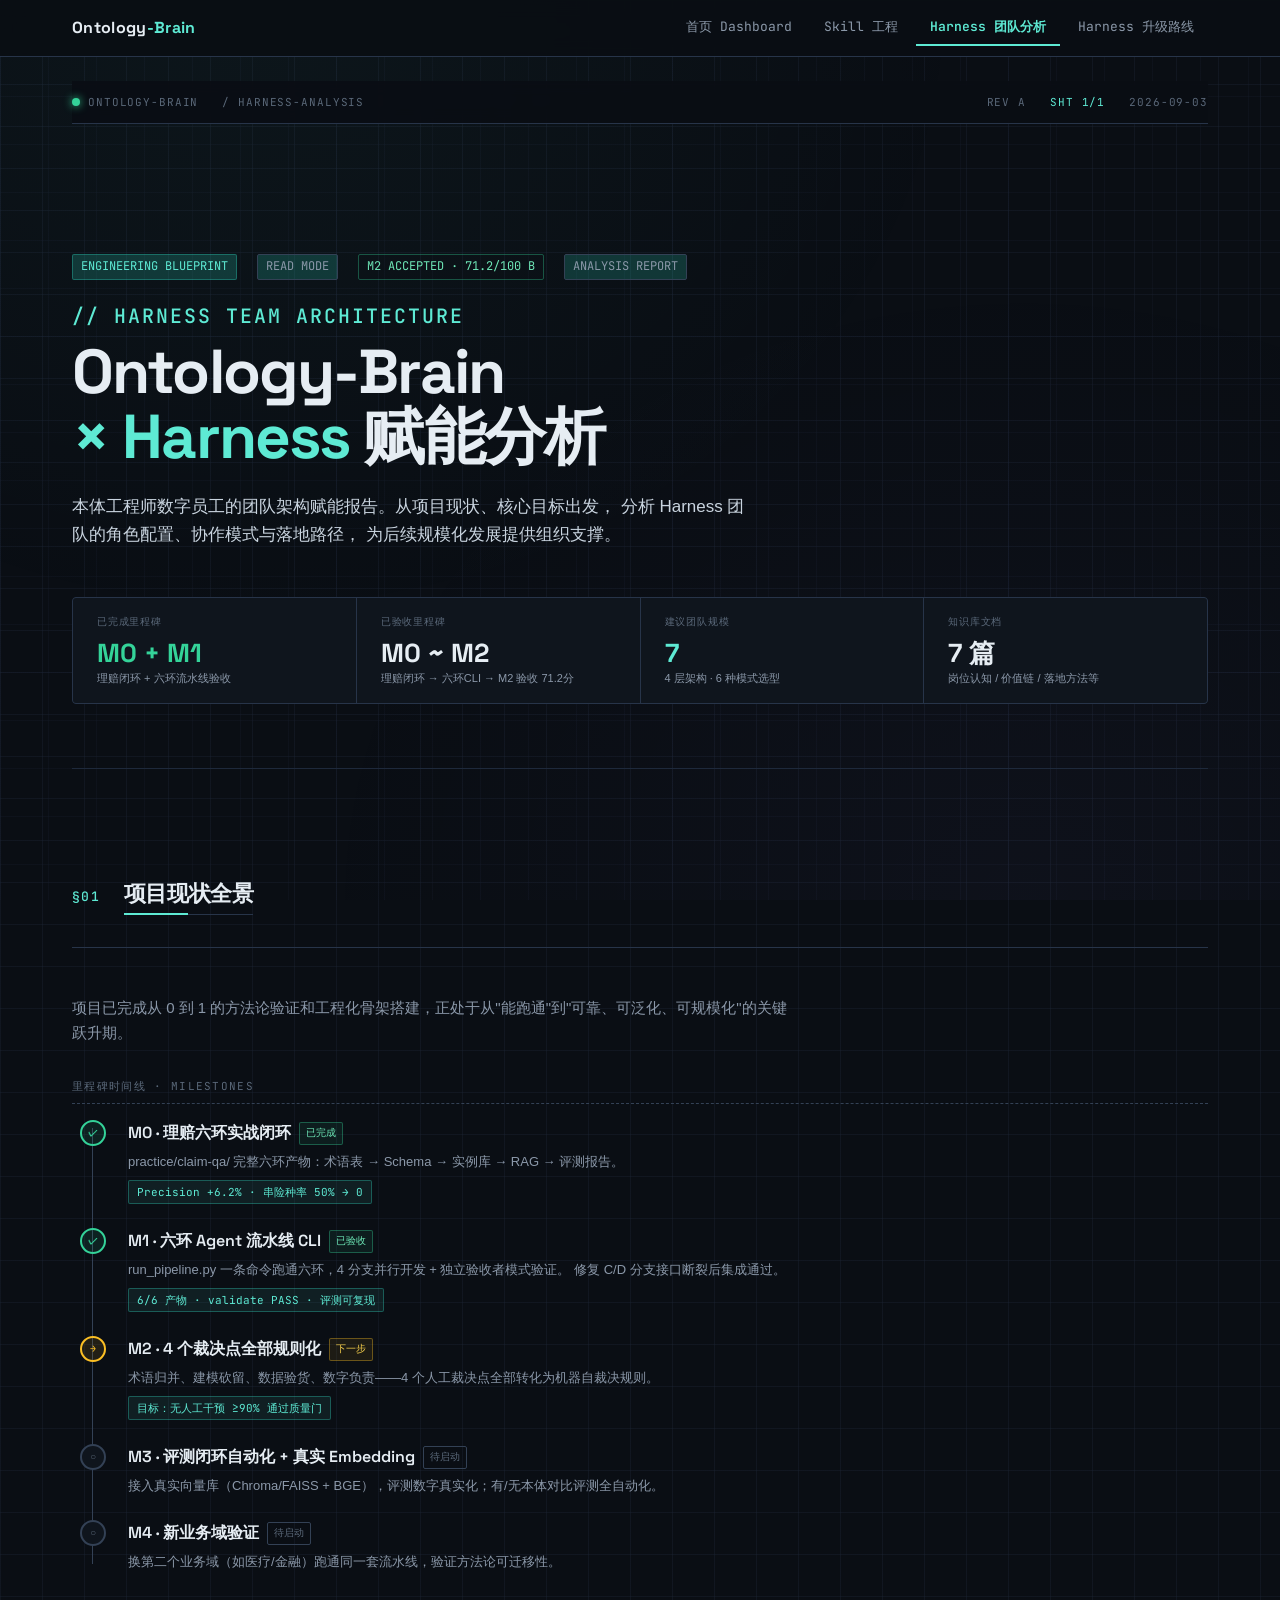
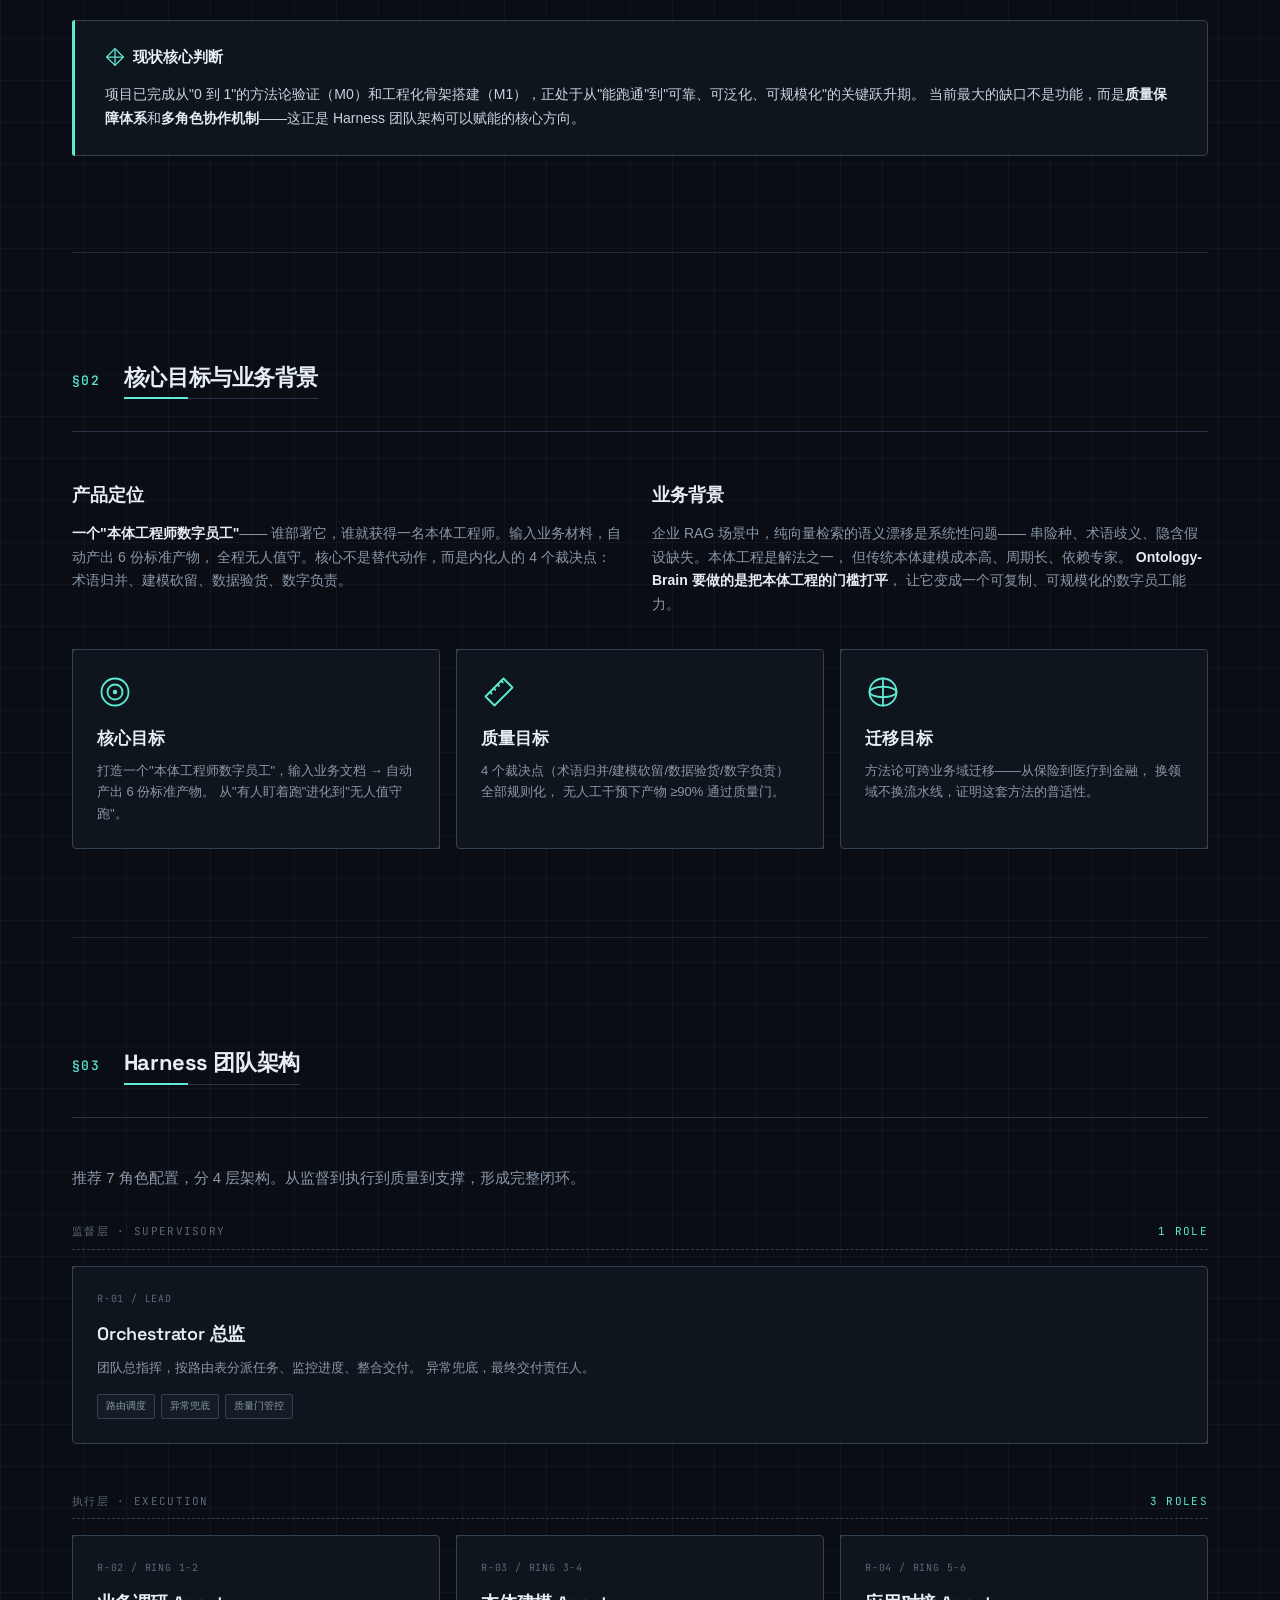
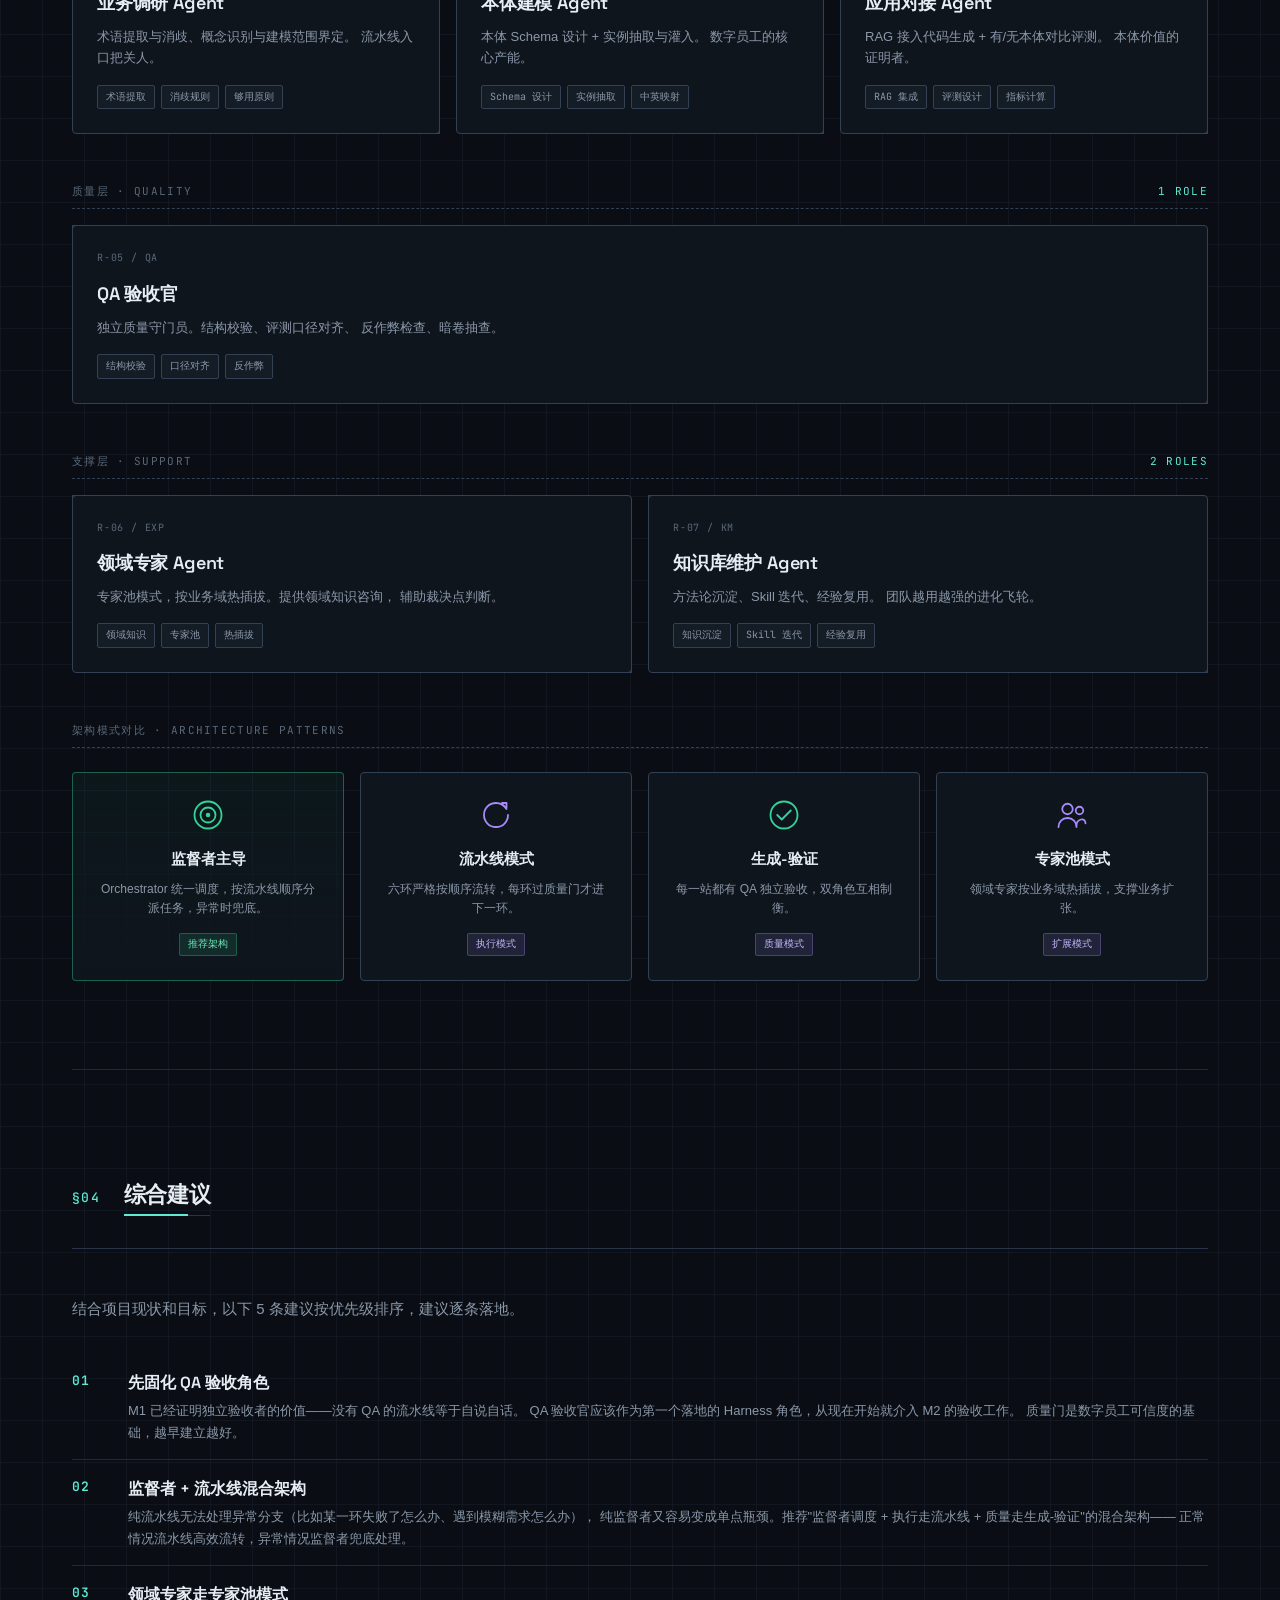
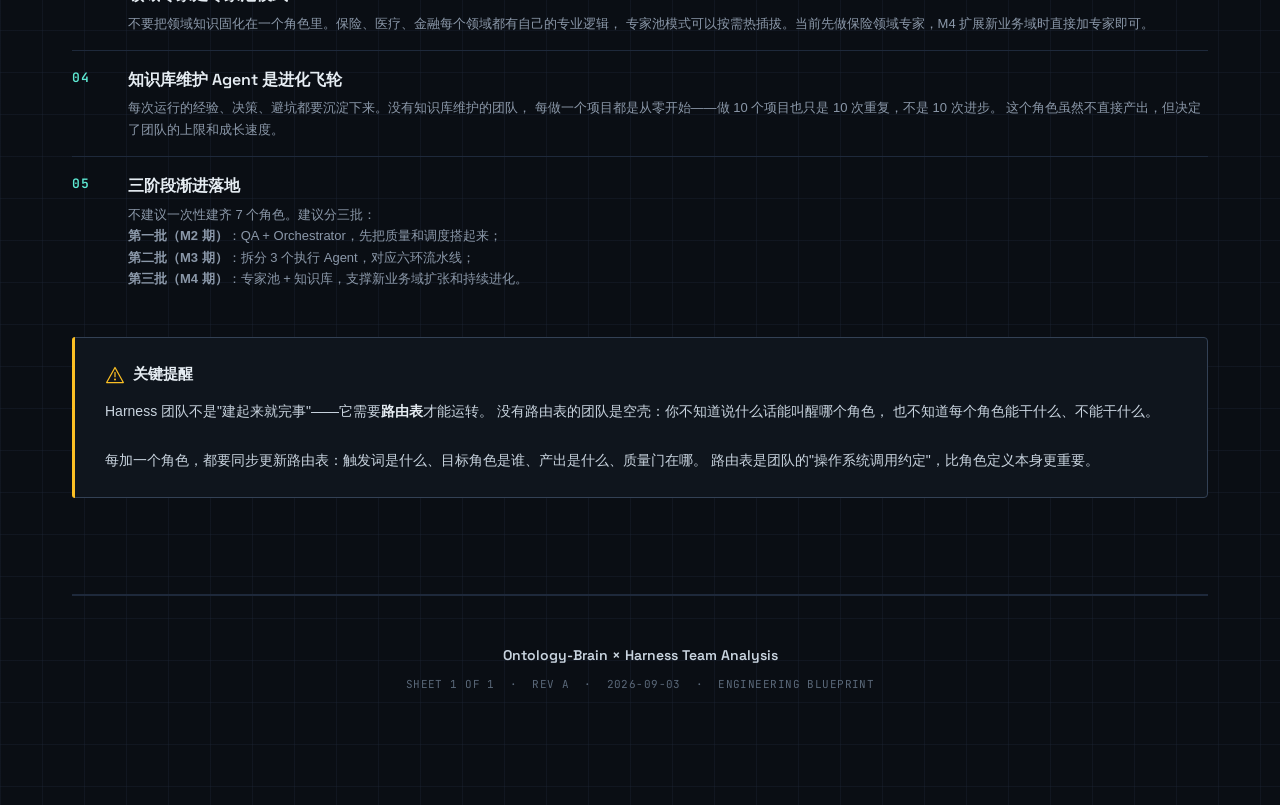
<file: visual/harness/analysis.html>
<!-- Generated by Trae Work -->
<!--
  THESIS: An engineering-blueprint analysis report for the Ontology-Brain harness
  team architecture; refuses the default SaaS card-grid template in favor of a
  technical-drawing structure with status dashboards, milestone timelines,
  and blueprint-style team rosters.
  OWN-WORLD: Deep teal-tinted dark ground, fine grid guides, Space Grotesk display
  with system-sans body, teal accent with amber status markers, ruled section
  dividers, and blueprint-style component annotations with corner marks.
  STORY: The reader understands where the project stands, what it's trying to
  achieve, which 7-role harness team fits best, and what the rollout advice is.
  FIRST VIEWPORT: Status-bar drawing header at top, oversized display title with
  mono numeral prefix, 4-up KPI strip showing milestone / skill / knowledge-base
  counts as a dashboard header.
  FORM: Engineering blueprint / technical report, direction 3 of 7 in the
  technical-doc family, seed: blueprint-v1.
  FINISH: unreviewed and undocumented is unfinished; this build ends with the
  finish review, the verdict, and DESIGN.md.
-->
<!DOCTYPE html>
<html lang="zh-CN">
<head>
<meta charset="UTF-8">
<meta name="viewport" content="width=device-width, initial-scale=1.0">
<title>Harness Team Analysis — Ontology-Brain</title>
<link rel="preconnect" href="https://fonts.googleapis.com">
<link rel="preconnect" href="https://fonts.gstatic.com" crossorigin>
<link href="https://fonts.googleapis.com/css2?family=Space+Grotesk:wght@400;500;600;700&family=JetBrains+Mono:wght@400;500;600&display=swap" rel="stylesheet">
<style>
  /* ============ RESET & BASE ============ */
  *, *::before, *::after { box-sizing: border-box; margin: 0; padding: 0; }

  :root {
    --bg-0: #0a0e14;
    --bg-1: #0f151d;
    --bg-2: #141c26;
    --bg-3: #1a2432;

    --fg-0: #e6edf3;
    --fg-1: #c9d4df;
    --fg-2: #8b98a9;
    --fg-3: #5a6879;

    --accent: #5eead4;
    --accent-dim: #2dd4bf33;
    --accent-line: #2dd4bf55;

    --ok: #34d399;
    --warn: #fbbf24;
    --new: #a78bfa;
    --risk: #f87171;

    --line-0: #1e293b;
    --line-1: #273449;
    --line-2: #334155;

    --grid-color: #1e293b55;

    --font-display: 'Space Grotesk', -apple-system, system-ui, sans-serif;
    --font-mono: 'JetBrains Mono', 'SF Mono', Menlo, monospace;
    --font-body: -apple-system, BlinkMacSystemFont, "Noto Sans CJK SC", "PingFang SC", "Microsoft YaHei", sans-serif;

    --sp-1: 4px;
    --sp-2: 8px;
    --sp-3: 12px;
    --sp-4: 16px;
    --sp-5: 24px;
    --sp-6: 32px;
    --sp-7: 48px;
    --sp-8: 64px;
    --sp-9: 96px;
  }

  html { scroll-behavior: smooth; }

  body {
    font-family: var(--font-body);
    background: var(--bg-0);
    color: var(--fg-0);
    line-height: 1.7;
    font-size: 15px;
    -webkit-font-smoothing: antialiased;
    -moz-osx-font-smoothing: grayscale;
    position: relative;
    overflow-x: hidden;
  }

  body::before {
    content: '';
    position: fixed;
    top: 0; left: 0; right: 0; bottom: 0;
    background-image:
      linear-gradient(var(--grid-color) 1px, transparent 1px),
      linear-gradient(90deg, var(--grid-color) 1px, transparent 1px);
    background-size: 48px 48px;
    pointer-events: none;
    z-index: 0;
    opacity: 0.6;
  }

  body::after {
    content: '';
    position: fixed;
    top: 0; left: 0; right: 0; bottom: 0;
    background:
      radial-gradient(ellipse at 20% 0%, rgba(94, 234, 212, 0.04) 0%, transparent 50%),
      radial-gradient(ellipse at 80% 100%, rgba(167, 139, 250, 0.03) 0%, transparent 50%);
    pointer-events: none;
    z-index: 0;
  }

  .page-wrap {
    position: relative;
    z-index: 1;
    max-width: 1200px;
    margin: 0 auto;
    padding: 0 var(--sp-5);
  }

  /* ============ DRAWING HEADER ============ */
  .drawing-header {
    display: flex;
    justify-content: space-between;
    align-items: center;
    padding: var(--sp-3) 0;
    border-bottom: 1px solid var(--line-1);
    font-family: var(--font-mono);
    font-size: 11px;
    color: var(--fg-3);
    text-transform: uppercase;
    letter-spacing: 0.08em;
    position: sticky;
    top: 0;
    background: rgba(10, 14, 20, 0.85);
    backdrop-filter: blur(12px);
    -webkit-backdrop-filter: blur(12px);
    z-index: 100;
  }
  .drawing-header .left, .drawing-header .right {
    display: flex;
    gap: var(--sp-5);
    align-items: center;
  }
  .drawing-header .status-dot {
    width: 6px; height: 6px;
    border-radius: 50%;
    background: var(--ok);
    box-shadow: 0 0 8px var(--ok);
    display: inline-block;
    margin-right: var(--sp-2);
  }
  .drawing-header .sheet-num { color: var(--accent); }

  /* ============ HERO ============ */
  .hero {
    padding: var(--sp-9) 0 var(--sp-8);
    position: relative;
    border-bottom: 1px solid var(--line-0);
  }

  .hero-meta {
    font-family: var(--font-mono);
    font-size: 12px;
    color: var(--fg-3);
    margin-bottom: var(--sp-5);
    display: flex;
    gap: var(--sp-4);
    align-items: center;
    flex-wrap: wrap;
  }
  .hero-meta .tag {
    padding: 2px 8px;
    border: 1px solid var(--line-2);
    border-radius: 2px;
    color: var(--fg-2);
  }
  .hero-meta .tag.accent {
    border-color: var(--accent-line);
    color: var(--accent);
  }
  .hero-meta .tag.ok {
    border-color: rgba(52,211,153,0.35);
    color: #6ee7b7;
  }

  .hero-title {
    font-family: var(--font-display);
    font-size: clamp(32px, 5.5vw, 62px);
    font-weight: 700;
    line-height: 1.05;
    letter-spacing: -0.03em;
    margin-bottom: var(--sp-5);
    color: var(--fg-0);
  }
  .hero-title .num {
    font-family: var(--font-mono);
    font-size: 0.32em;
    font-weight: 500;
    color: var(--accent);
    display: block;
    margin-bottom: var(--sp-3);
    letter-spacing: 0.1em;
  }
  .hero-title .accent-word { color: var(--accent); }

  .hero-subtitle {
    font-size: 17px;
    color: var(--fg-1);
    max-width: 680px;
    line-height: 1.65;
    margin-bottom: var(--sp-7);
  }

  .kpi-grid {
    display: grid;
    grid-template-columns: repeat(4, 1fr);
    gap: 1px;
    background: var(--line-1);
    border: 1px solid var(--line-1);
    border-radius: 4px;
    overflow: hidden;
  }
  .kpi-cell {
    background: var(--bg-1);
    padding: var(--sp-4) var(--sp-5);
  }
  .kpi-cell .label {
    font-family: var(--font-mono);
    font-size: 10px;
    text-transform: uppercase;
    letter-spacing: 0.08em;
    color: var(--fg-3);
    margin-bottom: var(--sp-2);
  }
  .kpi-cell .value {
    font-family: var(--font-display);
    font-size: 26px;
    font-weight: 700;
    color: var(--fg-0);
    line-height: 1.1;
    margin-bottom: var(--sp-1);
  }
  .kpi-cell .value.ok { color: var(--ok); }
  .kpi-cell .value.warn { color: var(--warn); }
  .kpi-cell .value.accent { color: var(--accent); }
  .kpi-cell .desc {
    font-size: 11px;
    color: var(--fg-2);
    line-height: 1.4;
  }

  /* ============ SECTION ============ */
  .section {
    padding: var(--sp-8) 0;
    border-bottom: 1px solid var(--line-0);
    position: relative;
  }

  .section-head {
    display: flex;
    align-items: baseline;
    gap: var(--sp-5);
    margin-bottom: var(--sp-7);
    padding-bottom: var(--sp-4);
    border-bottom: 1px solid var(--line-1);
  }
  .section-num {
    font-family: var(--font-mono);
    font-size: 13px;
    font-weight: 500;
    color: var(--accent);
    letter-spacing: 0.1em;
    flex-shrink: 0;
  }
  .section-title {
    font-family: var(--font-display);
    font-size: clamp(24px, 3.5vw, 36px);
    font-weight: 700;
    letter-spacing: -0.02em;
    line-height: 1.15;
    color: var(--fg-0);
  }

  .section-lead {
    font-size: 15px;
    color: var(--fg-2);
    margin-bottom: var(--sp-6);
    max-width: 720px;
  }

  /* ============ MILESTONE TIMELINE ============ */
  .milestone-block {
    margin-bottom: var(--sp-7);
  }
  .block-label {
    font-family: var(--font-mono);
    font-size: 11px;
    text-transform: uppercase;
    letter-spacing: 0.12em;
    color: var(--fg-3);
    margin-bottom: var(--sp-4);
    padding-bottom: var(--sp-2);
    border-bottom: 1px dashed var(--line-2);
  }

  .timeline {
    position: relative;
    padding-left: 0;
  }
  .timeline::before {
    content: '';
    position: absolute;
    left: 20px;
    top: 8px;
    bottom: 8px;
    width: 1px;
    background: var(--line-2);
  }
  .milestone {
    position: relative;
    padding-left: 56px;
    padding-bottom: var(--sp-5);
  }
  .milestone:last-child { padding-bottom: 0; }
  .ms-marker {
    position: absolute;
    left: 8px;
    top: 0;
    width: 26px;
    height: 26px;
    border-radius: 50%;
    background: var(--bg-1);
    border: 2px solid var(--line-2);
    display: flex;
    align-items: center;
    justify-content: center;
    font-family: var(--font-mono);
    font-size: 10px;
    font-weight: 700;
    color: var(--fg-2);
    z-index: 1;
  }
  .milestone.done .ms-marker {
    border-color: var(--ok);
    color: var(--ok);
    background: rgba(52,211,153,0.1);
  }
  .milestone.doing .ms-marker {
    border-color: var(--warn);
    color: var(--warn);
    background: rgba(251,191,36,0.1);
    animation: pulse-ring 2s ease-in-out infinite;
  }
  @keyframes pulse-ring {
    0%,100% { box-shadow: 0 0 0 0 rgba(251,191,36,0.3); }
    50% { box-shadow: 0 0 0 6px rgba(251,191,36,0); }
  }
  .milestone.todo .ms-marker {
    border-color: var(--line-2);
    color: var(--fg-3);
  }
  .ms-title {
    font-family: var(--font-display);
    font-size: 16px;
    font-weight: 600;
    color: var(--fg-0);
    margin-bottom: var(--sp-1);
    display: flex;
    align-items: center;
    gap: var(--sp-2);
    flex-wrap: wrap;
  }
  .ms-tag {
    font-family: var(--font-mono);
    font-size: 10px;
    padding: 2px 6px;
    border-radius: 2px;
    border: 1px solid var(--line-2);
    color: var(--fg-2);
    font-weight: 500;
  }
  .ms-tag.done {
    border-color: rgba(52,211,153,0.35);
    color: #6ee7b7;
    background: rgba(52,211,153,0.08);
  }
  .ms-tag.doing {
    border-color: rgba(251,191,36,0.35);
    color: #fcd34d;
    background: rgba(251,191,36,0.08);
  }
  .ms-tag.todo {
    border-color: var(--line-2);
    color: var(--fg-3);
  }
  .ms-desc {
    font-size: 13px;
    color: var(--fg-2);
    line-height: 1.65;
  }
  .ms-metric {
    display: inline-block;
    margin-top: var(--sp-2);
    font-family: var(--font-mono);
    font-size: 11px;
    color: var(--accent);
    padding: 2px 8px;
    background: rgba(94,234,212,0.08);
    border-radius: 2px;
    border: 1px solid var(--accent-line);
  }

  /* ============ GOAL CARDS ============ */
  .goal-grid {
    display: grid;
    grid-template-columns: repeat(auto-fit, minmax(300px, 1fr));
    gap: var(--sp-4);
    margin: var(--sp-5) 0;
  }
  .goal-card {
    position: relative;
    background: var(--bg-1);
    border: 1px solid var(--line-2);
    border-radius: 4px;
    padding: var(--sp-5);
  }
  .goal-card::before,
  .goal-card::after {
    content: '';
    position: absolute;
    width: 10px; height: 10px;
    border: 1px solid var(--line-2);
  }
  .goal-card::before {
    top: -1px; left: -1px;
    border-right: none;
    border-bottom: none;
  }
  .goal-card::after {
    bottom: -1px; right: -1px;
    border-left: none;
    border-top: none;
  }
  .goal-card .g-icon {
    font-size: 28px;
    margin-bottom: var(--sp-3);
    line-height: 1;
  }
  .goal-card .g-title {
    font-family: var(--font-display);
    font-size: 17px;
    font-weight: 600;
    color: var(--fg-0);
    margin-bottom: var(--sp-2);
  }
  .goal-card .g-desc {
    font-size: 13px;
    color: var(--fg-2);
    line-height: 1.65;
  }

  /* ============ TEAM ROSTER ============ */
  .team-layer {
    margin-bottom: var(--sp-7);
  }
  .team-layer-label {
    font-family: var(--font-mono);
    font-size: 11px;
    text-transform: uppercase;
    letter-spacing: 0.12em;
    color: var(--fg-3);
    margin-bottom: var(--sp-4);
    padding-bottom: var(--sp-2);
    border-bottom: 1px dashed var(--line-2);
    display: flex;
    justify-content: space-between;
    align-items: center;
  }
  .team-layer-label .count { color: var(--accent); }

  .team-grid {
    display: grid;
    grid-template-columns: repeat(auto-fit, minmax(260px, 1fr));
    gap: var(--sp-4);
  }

  .role-card {
    position: relative;
    background: var(--bg-1);
    border: 1px solid var(--line-2);
    border-radius: 4px;
    padding: var(--sp-5);
    transition: border-color 0.2s, transform 0.2s;
  }
  .role-card:hover {
    border-color: var(--accent-line);
    transform: translateY(-1px);
  }
  .role-card::before,
  .role-card::after {
    content: '';
    position: absolute;
    width: 10px; height: 10px;
    border: 1px solid var(--line-2);
  }
  .role-card::before {
    top: -1px; left: -1px;
    border-right: none;
    border-bottom: none;
  }
  .role-card::after {
    bottom: -1px; right: -1px;
    border-left: none;
    border-top: none;
  }
  .role-header {
    display: flex;
    justify-content: space-between;
    align-items: flex-start;
    margin-bottom: var(--sp-3);
  }
  .role-id {
    font-family: var(--font-mono);
    font-size: 10px;
    color: var(--fg-3);
    letter-spacing: 0.08em;
  }
  .role-name {
    font-family: var(--font-display);
    font-size: 18px;
    font-weight: 600;
    color: var(--fg-0);
    margin-bottom: var(--sp-2);
    letter-spacing: -0.01em;
  }
  .role-desc {
    font-size: 13px;
    color: var(--fg-2);
    line-height: 1.65;
    margin-bottom: var(--sp-4);
  }
  .role-tags {
    display: flex;
    flex-wrap: wrap;
    gap: 6px;
  }
  .role-tag {
    font-family: var(--font-mono);
    font-size: 10px;
    padding: 3px 8px;
    background: var(--bg-2);
    border: 1px solid var(--line-2);
    border-radius: 2px;
    color: var(--fg-2);
  }

  /* ============ ARCHITECTURE PATTERNS ============ */
  .pattern-grid {
    display: grid;
    grid-template-columns: repeat(auto-fit, minmax(220px, 1fr));
    gap: var(--sp-4);
    margin: var(--sp-5) 0;
  }
  .pattern-card {
    position: relative;
    background: var(--bg-1);
    border: 1px solid var(--line-2);
    border-radius: 4px;
    padding: var(--sp-5);
    text-align: center;
    transition: all 0.2s;
  }
  .pattern-card:hover {
    border-color: var(--line-2);
    transform: translateY(-1px);
  }
  .pattern-card.recommended {
    border-color: rgba(52,211,153,0.4);
    background: linear-gradient(180deg, rgba(52,211,153,0.05) 0%, var(--bg-1) 100%);
  }
  .pattern-card .p-icon {
    font-size: 32px;
    margin-bottom: var(--sp-3);
    line-height: 1;
  }
  .pattern-card .p-name {
    font-family: var(--font-display);
    font-size: 15px;
    font-weight: 600;
    color: var(--fg-0);
    margin-bottom: var(--sp-2);
  }
  .pattern-card .p-desc {
    font-size: 12px;
    color: var(--fg-2);
    line-height: 1.6;
    margin-bottom: var(--sp-3);
  }
  .pattern-card .p-tag {
    display: inline-block;
    font-family: var(--font-mono);
    font-size: 10px;
    padding: 2px 8px;
    border-radius: 2px;
    font-weight: 500;
  }
  .p-tag.rec {
    background: rgba(52,211,153,0.12);
    color: #6ee7b7;
    border: 1px solid rgba(52,211,153,0.3);
  }
  .p-tag.alt {
    background: rgba(167,139,250,0.12);
    color: #c4b5fd;
    border: 1px solid rgba(167,139,250,0.3);
  }

  /* ============ SUGGESTION LIST ============ */
  .suggestion-list {
    list-style: none;
    counter-reset: suggestion;
  }
  .suggestion-item {
    position: relative;
    padding: var(--sp-4) 0 var(--sp-4) 56px;
    border-bottom: 1px solid var(--line-0);
    counter-increment: suggestion;
  }
  .suggestion-item:last-child { border-bottom: none; }
  .suggestion-item::before {
    content: counter(suggestion, decimal-leading-zero);
    position: absolute;
    left: 0;
    top: var(--sp-4);
    font-family: var(--font-mono);
    font-size: 13px;
    font-weight: 600;
    color: var(--accent);
    letter-spacing: 0.05em;
  }
  .sug-title {
    font-family: var(--font-display);
    font-size: 16px;
    font-weight: 600;
    color: var(--fg-0);
    margin-bottom: var(--sp-1);
  }
  .sug-desc {
    font-size: 13px;
    color: var(--fg-2);
    line-height: 1.65;
  }

  /* ============ CALLOUT ============ */
  .callout {
    position: relative;
    padding: var(--sp-5) var(--sp-6);
    border: 1px solid var(--line-2);
    border-radius: 4px;
    background: var(--bg-1);
    margin: var(--sp-6) 0;
  }
  .callout::before {
    content: '';
    position: absolute;
    left: -1px; top: -1px; bottom: -1px;
    width: 3px;
    background: var(--accent);
    border-radius: 4px 0 0 4px;
  }
  .callout.warn::before { background: var(--warn); }
  .callout-title {
    font-family: var(--font-display);
    font-size: 15px;
    font-weight: 600;
    color: var(--fg-0);
    margin-bottom: var(--sp-3);
    display: flex;
    align-items: center;
    gap: var(--sp-2);
  }
  .callout-title .icon { font-size: 16px; }
  .callout p {
    color: var(--fg-1);
    font-size: 14px;
    line-height: 1.75;
  }
  .callout strong { color: var(--fg-0); font-weight: 600; }

  /* ============ TABLE ============ */
  .data-table {
    width: 100%;
    border-collapse: collapse;
    font-size: 14px;
    margin: var(--sp-5) 0;
  }
  .data-table thead th {
    text-align: left;
    padding: var(--sp-3) var(--sp-4);
    font-family: var(--font-mono);
    font-size: 10px;
    font-weight: 500;
    text-transform: uppercase;
    letter-spacing: 0.08em;
    color: var(--fg-3);
    border-bottom: 1px solid var(--line-2);
    background: var(--bg-1);
  }
  .data-table tbody td {
    padding: var(--sp-4);
    border-bottom: 1px solid var(--line-0);
    color: var(--fg-1);
    vertical-align: top;
    line-height: 1.6;
  }
  .data-table tbody tr:hover td { background: var(--bg-1); }
  .data-table tbody td:first-child {
    font-weight: 600;
    color: var(--fg-0);
    font-family: var(--font-display);
    width: 20%;
  }

  /* ============ TWO COL ============ */
  .two-col {
    display: grid;
    grid-template-columns: 1fr 1fr;
    gap: var(--sp-5);
  }

  /* ============ FOOTER ============ */
  .footer {
    padding: var(--sp-7) 0;
    text-align: center;
    border-top: 1px solid var(--line-0);
  }
  .footer-title {
    font-family: var(--font-display);
    font-size: 14px;
    font-weight: 600;
    color: var(--fg-1);
    margin-bottom: var(--sp-2);
  }
  .footer-meta {
    font-family: var(--font-mono);
    font-size: 11px;
    color: var(--fg-3);
    letter-spacing: 0.04em;
  }

  /* ============ RESPONSIVE ============ */
  @media (max-width: 768px) {
    .page-wrap { padding: 0 var(--sp-4); }
    .hero { padding: var(--sp-7) 0 var(--sp-6); }
    .kpi-grid { grid-template-columns: repeat(2, 1fr); }
    .two-col { grid-template-columns: 1fr; }
    .section { padding: var(--sp-6) 0; }
    .section-head {
      flex-direction: column;
      gap: var(--sp-2);
      align-items: flex-start;
    }
    .drawing-header { font-size: 10px; }
    .drawing-header .left, .drawing-header .right { gap: var(--sp-3); }
    .drawing-header .hide-mobile { display: none; }
  }

  /* Reveal animations */
  .reveal {
    opacity: 0;
    transform: translateY(12px);
    transition: opacity 0.6s cubic-bezier(0.16, 1, 0.3, 1), transform 0.6s cubic-bezier(0.16, 1, 0.3, 1);
  }
  .reveal.visible {
    opacity: 1;
    transform: translateY(0);
  }

  /* ============ SVG ICON SYSTEM ============ */
  .svg-icon {
    width: 20px;
    height: 20px;
    stroke: currentColor;
    stroke-width: 1.5;
    fill: none;
    stroke-linecap: round;
    stroke-linejoin: round;
    vertical-align: -3px;
    flex-shrink: 0;
  }
  .svg-icon.lg { width: 28px; height: 28px; stroke-width: 1.2; }
  .svg-icon.xl { width: 36px; height: 36px; stroke-width: 1.2; }
  .svg-icon.sm { width: 16px; height: 16px; stroke-width: 1.8; }

  .svg-icon .icon-anim {
    stroke-dasharray: 100;
    stroke-dashoffset: 100;
    animation: icon-draw 1.2s cubic-bezier(0.16, 1, 0.3, 1) forwards;
  }
  .svg-icon .icon-anim.delay-1 { animation-delay: 0.15s; }
  .svg-icon .icon-anim.delay-2 { animation-delay: 0.3s; }
  .svg-icon .icon-anim.delay-3 { animation-delay: 0.45s; }

  @keyframes icon-draw {
    to { stroke-dashoffset: 0; }
  }

  @keyframes icon-pulse {
    0%, 100% { opacity: 0.6; }
    50% { opacity: 1; }
  }

  .icon-pulse {
    animation: icon-pulse 2.5s ease-in-out infinite;
  }

  @keyframes icon-spin-slow {
    from { transform: rotate(0deg); }
    to { transform: rotate(360deg); }
  }

  .icon-spin {
    transform-origin: center;
    animation: icon-spin-slow 12s linear infinite;
  }

  /* Icon color helpers */
  .icon-accent { color: var(--accent); }
  .icon-ok { color: var(--ok); }
  .icon-warn { color: var(--warn); }
  .icon-new { color: var(--new); }
  .icon-risk { color: var(--risk); }
  .icon-fg { color: var(--fg-0); }
  .icon-muted { color: var(--fg-2); }

  ::selection {
    background: rgba(94, 234, 212, 0.25);
    color: var(--fg-0);
  }
</style>
  <link rel="stylesheet" href="../assets/css/shared.css">
</head>
<body>
<script src="../assets/js/navigation.js"></script>
<script>injectNavbar("harness-analysis", "..");</script>


<!-- SVG Icon Sprite -->
<svg width="0" height="0" style="position:absolute;visibility:hidden;" aria-hidden="true">
  <defs>
    <!-- Diamond / Insight -->
    <symbol id="icon-diamond" viewBox="0 0 24 24">
      <path class="icon-anim" d="M12 2L22 12L12 22L2 12L12 2Z" />
      <path class="icon-anim delay-1" d="M12 2L12 22" />
      <path class="icon-anim delay-2" d="M2 12L22 12" />
    </symbol>
    <!-- Warning / Caution -->
    <symbol id="icon-warning" viewBox="0 0 24 24">
      <path class="icon-anim" d="M12 3L22 21H2L12 3Z" />
      <line class="icon-anim delay-1" x1="12" y1="9" x2="12" y2="14" />
      <circle class="icon-anim delay-2" cx="12" cy="17.5" r="1.2" fill="currentColor" stroke="none" />
    </symbol>
    <!-- Book / Knowledge -->
    <symbol id="icon-book" viewBox="0 0 24 24">
      <path class="icon-anim" d="M4 4H12L14 6H20V20H12L10 18H4V4Z" />
      <line class="icon-anim delay-1" x1="10" y1="6" x2="10" y2="18" />
      <line class="icon-anim delay-2" x1="7" y1="9" x2="9.5" y2="9" />
      <line class="icon-anim delay-2" x1="7" y1="12" x2="9.5" y2="12" />
    </symbol>
    <!-- Search / Review -->
    <symbol id="icon-search" viewBox="0 0 24 24">
      <circle class="icon-anim" cx="11" cy="11" r="7" />
      <line class="icon-anim delay-1" x1="16" y1="16" x2="21" y2="21" />
      <line class="icon-anim delay-2" x1="11" y1="8" x2="11" y2="14" />
      <line class="icon-anim delay-2" x1="8" y1="11" x2="14" y2="11" />
    </symbol>
    <!-- Shield / Red Line -->
    <symbol id="icon-shield" viewBox="0 0 24 24">
      <path class="icon-anim" d="M12 3L20 6V12C20 16.5 17 20.5 12 22C7 20.5 4 16.5 4 12V6L12 3Z" />
      <path class="icon-anim delay-1" d="M9 12L15 12" />
      <path class="icon-anim delay-2" d="M12 9L12 15" />
    </symbol>
    <!-- Target / Goal -->
    <symbol id="icon-target" viewBox="0 0 24 24">
      <circle class="icon-anim" cx="12" cy="12" r="9" />
      <circle class="icon-anim delay-1" cx="12" cy="12" r="5" />
      <circle class="icon-anim delay-2" cx="12" cy="12" r="1.5" fill="currentColor" stroke="none" />
    </symbol>
    <!-- Ruler / Quality -->
    <symbol id="icon-ruler" viewBox="0 0 24 24">
      <path class="icon-anim" d="M3 15L15 3L21 9L9 21L3 15Z" />
      <line class="icon-anim delay-1" x1="7" y1="13" x2="6" y2="12" />
      <line class="icon-anim delay-1" x1="9.5" y1="10.5" x2="8.5" y2="9.5" />
      <line class="icon-anim delay-1" x1="12" y1="8" x2="11" y2="7" />
      <line class="icon-anim delay-2" x1="14.5" y1="5.5" x2="13.5" y2="4.5" />
    </symbol>
    <!-- Globe / Migration -->
    <symbol id="icon-globe" viewBox="0 0 24 24">
      <circle class="icon-anim" cx="12" cy="12" r="9" />
      <ellipse class="icon-anim delay-1" cx="12" cy="12" rx="9" ry="3.5" />
      <line class="icon-anim delay-2" x1="12" y1="3" x2="12" y2="21" />
    </symbol>
    <!-- Users / Team -->
    <symbol id="icon-users" viewBox="0 0 24 24">
      <circle class="icon-anim" cx="9" cy="8" r="3.5" />
      <path class="icon-anim delay-1" d="M3 20C3 16.5 5.5 14 9 14C12.5 14 15 16.5 15 20" />
      <circle class="icon-anim delay-2" cx="17" cy="9" r="2.5" />
      <path class="icon-anim delay-2" d="M15 19C15 17 16 15.5 18 15C19.5 14.6 21 15.5 21 17.5" />
    </symbol>
    <!-- Cycle / Pipeline -->
    <symbol id="icon-cycle" viewBox="0 0 24 24">
      <path class="icon-anim" d="M20 12C20 16.5 16.5 20 12 20C7.5 20 4 16.5 4 12C4 7.5 7.5 4 12 4C15 4 17.5 5.5 19 8" />
      <polyline class="icon-anim delay-1" points="16,4 19,4 19,7" />
    </symbol>
    <!-- Check / Verify -->
    <symbol id="icon-check" viewBox="0 0 24 24">
      <circle class="icon-anim" cx="12" cy="12" r="9" />
      <polyline class="icon-anim delay-1" points="7.5,12 10.5,15 16.5,9" />
    </symbol>
    <!-- Lightbulb / Idea -->
    <symbol id="icon-bulb" viewBox="0 0 24 24">
      <path class="icon-anim" d="M9 18H15" />
      <path class="icon-anim delay-1" d="M10 21H14" />
      <path class="icon-anim delay-1" d="M12 3C8 3 5 6 5 10C5 12.5 6.5 14.5 8 16V17H16V16C17.5 14.5 19 12.5 19 10C19 6 16 3 12 3Z" />
      <line class="icon-anim delay-2" x1="9.5" y1="10" x2="10.5" y2="10" />
      <line class="icon-anim delay-2" x1="12" y1="8" x2="12" y2="9" />
      <line class="icon-anim delay-2" x1="13.5" y1="10" x2="14.5" y2="10" />
    </symbol>
    <!-- Cpu / Engineering -->
    <symbol id="icon-cpu" viewBox="0 0 24 24">
      <rect class="icon-anim" x="6" y="6" width="12" height="12" rx="1" />
      <rect class="icon-anim delay-1" x="9" y="9" width="6" height="6" rx="0.5" />
      <line class="icon-anim delay-2" x1="9" y1="2" x2="9" y2="6" />
      <line class="icon-anim delay-2" x1="15" y1="2" x2="15" y2="6" />
      <line class="icon-anim delay-2" x1="9" y1="18" x2="9" y2="22" />
      <line class="icon-anim delay-2" x1="15" y1="18" x2="15" y2="22" />
      <line class="icon-anim delay-2" x1="2" y1="9" x2="6" y2="9" />
      <line class="icon-anim delay-2" x1="2" y1="15" x2="6" y2="15" />
      <line class="icon-anim delay-2" x1="18" y1="9" x2="22" y2="9" />
      <line class="icon-anim delay-2" x1="18" y1="15" x2="22" y2="15" />
    </symbol>
    <!-- Sparkle / Star -->
    <symbol id="icon-sparkle" viewBox="0 0 24 24">
      <path class="icon-anim" d="M12 3L13.5 10.5L21 12L13.5 13.5L12 21L10.5 13.5L3 12L10.5 10.5L12 3Z" />
    </symbol>
    <!-- Code / Terminal -->
    <symbol id="icon-code" viewBox="0 0 24 24">
      <polyline class="icon-anim" points="8,7 3,12 8,17" />
      <polyline class="icon-anim delay-1" points="16,7 21,12 16,17" />
      <line class="icon-anim delay-2" x1="14" y1="5" x2="10" y2="19" />
    </symbol>
    <!-- Route / Roadmap -->
    <symbol id="icon-route" viewBox="0 0 24 24">
      <path class="icon-anim" d="M5 19L5 5" />
      <path class="icon-anim delay-1" d="M5 5L12 5L14 8L19 8" />
      <path class="icon-anim delay-2" d="M19 8V16" />
      <circle class="icon-anim delay-2" cx="5" cy="5" r="1.5" fill="currentColor" stroke="none" />
      <circle class="icon-anim delay-2" cx="19" cy="16" r="1.5" fill="currentColor" stroke="none" />
    </symbol>
  </defs>
</svg>

<div class="page-wrap">

  <!-- Drawing header -->
  <div class="drawing-header">
    <div class="left">
      <span><span class="status-dot"></span>ONTOLOGY-BRAIN</span>
      <span class="hide-mobile">/ HARNESS-ANALYSIS</span>
    </div>
    <div class="right">
      <span class="hide-mobile">REV A</span>
      <span class="sheet-num">SHT 1/1</span>
      <span>2026-09-03</span>
    </div>
  </div>

  <!-- HERO -->
  <section class="hero reveal">
    <div class="hero-meta">
      <span class="tag accent">ENGINEERING BLUEPRINT</span>
      <span class="tag">READ MODE</span>
      <span class="tag ok">M2 ACCEPTED · 71.2/100 B</span>
      <span class="tag">ANALYSIS REPORT</span>
    </div>
    <h1 class="hero-title">
      <span class="num">// HARNESS TEAM ARCHITECTURE</span>
      Ontology-Brain<br><span class="accent-word">× Harness</span> 赋能分析
    </h1>
    <p class="hero-subtitle">
      本体工程师数字员工的团队架构赋能报告。从项目现状、核心目标出发，
      分析 Harness 团队的角色配置、协作模式与落地路径，
      为后续规模化发展提供组织支撑。
    </p>
    <div class="kpi-grid">
      <div class="kpi-cell">
        <div class="label">已完成里程碑</div>
        <div class="value ok">M0 + M1</div>
        <div class="desc">理赔闭环 + 六环流水线验收</div>
      </div>
      <div class="kpi-cell">
        <div class="label">已验收里程碑</div>
        <div class="value">M0 ~ M2</div>
        <div class="desc">理赔闭环 → 六环CLI → M2 验收 71.2分</div>
      </div>
      <div class="kpi-cell">
        <div class="label">建议团队规模</div>
        <div class="value accent">7</div>
        <div class="desc">4 层架构 · 6 种模式选型</div>
      </div>
      <div class="kpi-cell">
        <div class="label">知识库文档</div>
        <div class="value">7 篇</div>
        <div class="desc">岗位认知 / 价值链 / 落地方法等</div>
      </div>
    </div>
  </section>

  <!-- SECTION 1: 项目现状 -->
  <section class="section reveal" id="status">
    <div class="section-head">
      <span class="section-num">§01</span>
      <h2 class="section-title">项目现状全景</h2>
    </div>

    <p class="section-lead">
      项目已完成从 0 到 1 的方法论验证和工程化骨架搭建，正处于从"能跑通"到"可靠、可泛化、可规模化"的关键跃升期。
    </p>

    <div class="milestone-block">
      <div class="block-label">里程碑时间线 · MILESTONES</div>
      <div class="timeline">
        <div class="milestone done">
          <div class="ms-marker">✓</div>
          <div class="ms-title">
            M0 · 理赔六环实战闭环
            <span class="ms-tag done">已完成</span>
          </div>
          <div class="ms-desc">
            practice/claim-qa/ 完整六环产物：术语表 → Schema → 实例库 → RAG → 评测报告。
          </div>
          <div class="ms-metric">Precision +6.2% · 串险种率 50% → 0</div>
        </div>
        <div class="milestone done">
          <div class="ms-marker">✓</div>
          <div class="ms-title">
            M1 · 六环 Agent 流水线 CLI
            <span class="ms-tag done">已验收</span>
          </div>
          <div class="ms-desc">
            run_pipeline.py 一条命令跑通六环，4 分支并行开发 + 独立验收者模式验证。
            修复 C/D 分支接口断裂后集成通过。
          </div>
          <div class="ms-metric">6/6 产物 · validate PASS · 评测可复现</div>
        </div>
        <div class="milestone doing">
          <div class="ms-marker">→</div>
          <div class="ms-title">
            M2 · 4 个裁决点全部规则化
            <span class="ms-tag doing">下一步</span>
          </div>
          <div class="ms-desc">
            术语归并、建模砍留、数据验货、数字负责——4 个人工裁决点全部转化为机器自裁决规则。
          </div>
          <div class="ms-metric">目标：无人工干预 ≥90% 通过质量门</div>
        </div>
        <div class="milestone todo">
          <div class="ms-marker">○</div>
          <div class="ms-title">
            M3 · 评测闭环自动化 + 真实 Embedding
            <span class="ms-tag todo">待启动</span>
          </div>
          <div class="ms-desc">
            接入真实向量库（Chroma/FAISS + BGE），评测数字真实化；有/无本体对比评测全自动化。
          </div>
        </div>
        <div class="milestone todo">
          <div class="ms-marker">○</div>
          <div class="ms-title">
            M4 · 新业务域验证
            <span class="ms-tag todo">待启动</span>
          </div>
          <div class="ms-desc">
            换第二个业务域（如医疗/金融）跑通同一套流水线，验证方法论可迁移性。
          </div>
        </div>
      </div>
    </div>

    <div class="callout">
      <div class="callout-title"><svg class="svg-icon icon-accent"><use href="#icon-diamond"/></svg> 现状核心判断</div>
      <p>
        项目已完成从"0 到 1"的方法论验证（M0）和工程化骨架搭建（M1），正处于从"能跑通"到"可靠、可泛化、可规模化"的关键跃升期。
        当前最大的缺口不是功能，而是<strong>质量保障体系</strong>和<strong>多角色协作机制</strong>——这正是 Harness 团队架构可以赋能的核心方向。
      </p>
    </div>
  </section>

  <!-- SECTION 2: 核心目标 -->
  <section class="section reveal" id="goals">
    <div class="section-head">
      <span class="section-num">§02</span>
      <h2 class="section-title">核心目标与业务背景</h2>
    </div>

    <div class="two-col" style="margin-bottom: var(--sp-6);">
      <div>
        <h3 style="font-family: var(--font-display); font-size: 18px; font-weight: 600; margin-bottom: var(--sp-3); color: var(--fg-0);">
          产品定位
        </h3>
        <p style="font-size: 14px; color: var(--fg-2); line-height: 1.7;">
          <strong style="color: var(--fg-0);">一个"本体工程师数字员工"</strong>——
          谁部署它，谁就获得一名本体工程师。输入业务材料，自动产出 6 份标准产物，
          全程无人值守。核心不是替代动作，而是内化人的 4 个裁决点：
          术语归并、建模砍留、数据验货、数字负责。
        </p>
      </div>
      <div>
        <h3 style="font-family: var(--font-display); font-size: 18px; font-weight: 600; margin-bottom: var(--sp-3); color: var(--fg-0);">
          业务背景
        </h3>
        <p style="font-size: 14px; color: var(--fg-2); line-height: 1.7;">
          企业 RAG 场景中，纯向量检索的语义漂移是系统性问题——
          串险种、术语歧义、隐含假设缺失。本体工程是解法之一，
          但传统本体建模成本高、周期长、依赖专家。
          <strong style="color: var(--fg-0);">Ontology-Brain 要做的是把本体工程的门槛打平</strong>，
          让它变成一个可复制、可规模化的数字员工能力。
        </p>
      </div>
    </div>

    <div class="goal-grid">
      <div class="goal-card">
        <div class="g-icon"><svg class="svg-icon xl icon-accent"><use href="#icon-target"/></svg></div>
        <div class="g-title">核心目标</div>
        <div class="g-desc">
          打造一个"本体工程师数字员工"，输入业务文档 → 自动产出 6 份标准产物。
          从"有人盯着跑"进化到"无人值守跑"。
        </div>
      </div>
      <div class="goal-card">
        <div class="g-icon"><svg class="svg-icon xl icon-accent"><use href="#icon-ruler"/></svg></div>
        <div class="g-title">质量目标</div>
        <div class="g-desc">
          4 个裁决点（术语归并/建模砍留/数据验货/数字负责）全部规则化，
          无人工干预下产物 ≥90% 通过质量门。
        </div>
      </div>
      <div class="goal-card">
        <div class="g-icon"><svg class="svg-icon xl icon-accent"><use href="#icon-globe"/></svg></div>
        <div class="g-title">迁移目标</div>
        <div class="g-desc">
          方法论可跨业务域迁移——从保险到医疗到金融，
          换领域不换流水线，证明这套方法的普适性。
        </div>
      </div>
    </div>
  </section>

  <!-- SECTION 3: 团队架构 -->
  <section class="section reveal" id="team">
    <div class="section-head">
      <span class="section-num">§03</span>
      <h2 class="section-title">Harness 团队架构</h2>
    </div>

    <p class="section-lead">
      推荐 7 角色配置，分 4 层架构。从监督到执行到质量到支撑，形成完整闭环。
    </p>

    <!-- 监督层 -->
    <div class="team-layer">
      <div class="team-layer-label">
        <span>监督层 · SUPERVISORY</span>
        <span class="count">1 ROLE</span>
      </div>
      <div class="team-grid">
        <div class="role-card">
          <div class="role-header">
            <span class="role-id">R-01 / LEAD</span>
          </div>
          <div class="role-name">Orchestrator 总监</div>
          <div class="role-desc">
            团队总指挥，按路由表分派任务、监控进度、整合交付。
            异常兜底，最终交付责任人。
          </div>
          <div class="role-tags">
            <span class="role-tag">路由调度</span>
            <span class="role-tag">异常兜底</span>
            <span class="role-tag">质量门管控</span>
          </div>
        </div>
      </div>
    </div>

    <!-- 执行层 -->
    <div class="team-layer">
      <div class="team-layer-label">
        <span>执行层 · EXECUTION</span>
        <span class="count">3 ROLES</span>
      </div>
      <div class="team-grid">
        <div class="role-card">
          <div class="role-header">
            <span class="role-id">R-02 / RING 1-2</span>
          </div>
          <div class="role-name">业务调研 Agent</div>
          <div class="role-desc">
            术语提取与消歧、概念识别与建模范围界定。
            流水线入口把关人。
          </div>
          <div class="role-tags">
            <span class="role-tag">术语提取</span>
            <span class="role-tag">消歧规则</span>
            <span class="role-tag">够用原则</span>
          </div>
        </div>
        <div class="role-card">
          <div class="role-header">
            <span class="role-id">R-03 / RING 3-4</span>
          </div>
          <div class="role-name">本体建模 Agent</div>
          <div class="role-desc">
            本体 Schema 设计 + 实例抽取与灌入。
            数字员工的核心产能。
          </div>
          <div class="role-tags">
            <span class="role-tag">Schema 设计</span>
            <span class="role-tag">实例抽取</span>
            <span class="role-tag">中英映射</span>
          </div>
        </div>
        <div class="role-card">
          <div class="role-header">
            <span class="role-id">R-04 / RING 5-6</span>
          </div>
          <div class="role-name">应用对接 Agent</div>
          <div class="role-desc">
            RAG 接入代码生成 + 有/无本体对比评测。
            本体价值的证明者。
          </div>
          <div class="role-tags">
            <span class="role-tag">RAG 集成</span>
            <span class="role-tag">评测设计</span>
            <span class="role-tag">指标计算</span>
          </div>
        </div>
      </div>
    </div>

    <!-- 质量层 -->
    <div class="team-layer">
      <div class="team-layer-label">
        <span>质量层 · QUALITY</span>
        <span class="count">1 ROLE</span>
      </div>
      <div class="team-grid">
        <div class="role-card">
          <div class="role-header">
            <span class="role-id">R-05 / QA</span>
          </div>
          <div class="role-name">QA 验收官</div>
          <div class="role-desc">
            独立质量守门员。结构校验、评测口径对齐、
            反作弊检查、暗卷抽查。
          </div>
          <div class="role-tags">
            <span class="role-tag">结构校验</span>
            <span class="role-tag">口径对齐</span>
            <span class="role-tag">反作弊</span>
          </div>
        </div>
      </div>
    </div>

    <!-- 支撑层 -->
    <div class="team-layer">
      <div class="team-layer-label">
        <span>支撑层 · SUPPORT</span>
        <span class="count">2 ROLES</span>
      </div>
      <div class="team-grid">
        <div class="role-card">
          <div class="role-header">
            <span class="role-id">R-06 / EXP</span>
          </div>
          <div class="role-name">领域专家 Agent</div>
          <div class="role-desc">
            专家池模式，按业务域热插拔。提供领域知识咨询，
            辅助裁决点判断。
          </div>
          <div class="role-tags">
            <span class="role-tag">领域知识</span>
            <span class="role-tag">专家池</span>
            <span class="role-tag">热插拔</span>
          </div>
        </div>
        <div class="role-card">
          <div class="role-header">
            <span class="role-id">R-07 / KM</span>
          </div>
          <div class="role-name">知识库维护 Agent</div>
          <div class="role-desc">
            方法论沉淀、Skill 迭代、经验复用。
            团队越用越强的进化飞轮。
          </div>
          <div class="role-tags">
            <span class="role-tag">知识沉淀</span>
            <span class="role-tag">Skill 迭代</span>
            <span class="role-tag">经验复用</span>
          </div>
        </div>
      </div>
    </div>

    <!-- 架构模式 -->
    <div style="margin-top: var(--sp-7);">
      <div class="block-label">架构模式对比 · ARCHITECTURE PATTERNS</div>
      <div class="pattern-grid">
        <div class="pattern-card recommended">
          <div class="p-icon"><svg class="svg-icon xl icon-ok"><use href="#icon-target"/></svg></div>
          <div class="p-name">监督者主导</div>
          <div class="p-desc">Orchestrator 统一调度，按流水线顺序分派任务，异常时兜底。</div>
          <span class="p-tag rec">推荐架构</span>
        </div>
        <div class="pattern-card">
          <div class="p-icon"><svg class="svg-icon xl icon-new"><use href="#icon-cycle"/></svg></div>
          <div class="p-name">流水线模式</div>
          <div class="p-desc">六环严格按顺序流转，每环过质量门才进下一环。</div>
          <span class="p-tag alt">执行模式</span>
        </div>
        <div class="pattern-card">
          <div class="p-icon"><svg class="svg-icon xl icon-ok"><use href="#icon-check"/></svg></div>
          <div class="p-name">生成-验证</div>
          <div class="p-desc">每一站都有 QA 独立验收，双角色互相制衡。</div>
          <span class="p-tag alt">质量模式</span>
        </div>
        <div class="pattern-card">
          <div class="p-icon"><svg class="svg-icon xl icon-new"><use href="#icon-users"/></svg></div>
          <div class="p-name">专家池模式</div>
          <div class="p-desc">领域专家按业务域热插拔，支撑业务扩张。</div>
          <span class="p-tag alt">扩展模式</span>
        </div>
      </div>
    </div>
  </section>

  <!-- SECTION 4: 综合建议 -->
  <section class="section reveal" id="suggestions">
    <div class="section-head">
      <span class="section-num">§04</span>
      <h2 class="section-title">综合建议</h2>
    </div>

    <p class="section-lead">
      结合项目现状和目标，以下 5 条建议按优先级排序，建议逐条落地。
    </p>

    <ul class="suggestion-list">
      <li class="suggestion-item">
        <div class="sug-title">先固化 QA 验收角色</div>
        <div class="sug-desc">
          M1 已经证明独立验收者的价值——没有 QA 的流水线等于自说自话。
          QA 验收官应该作为第一个落地的 Harness 角色，从现在开始就介入 M2 的验收工作。
          质量门是数字员工可信度的基础，越早建立越好。
        </div>
      </li>
      <li class="suggestion-item">
        <div class="sug-title">监督者 + 流水线混合架构</div>
        <div class="sug-desc">
          纯流水线无法处理异常分支（比如某一环失败了怎么办、遇到模糊需求怎么办），
          纯监督者又容易变成单点瓶颈。推荐"监督者调度 + 执行走流水线 + 质量走生成-验证"的混合架构——
          正常情况流水线高效流转，异常情况监督者兜底处理。
        </div>
      </li>
      <li class="suggestion-item">
        <div class="sug-title">领域专家走专家池模式</div>
        <div class="sug-desc">
          不要把领域知识固化在一个角色里。保险、医疗、金融每个领域都有自己的专业逻辑，
          专家池模式可以按需热插拔。当前先做保险领域专家，M4 扩展新业务域时直接加专家即可。
        </div>
      </li>
      <li class="suggestion-item">
        <div class="sug-title">知识库维护 Agent 是进化飞轮</div>
        <div class="sug-desc">
          每次运行的经验、决策、避坑都要沉淀下来。没有知识库维护的团队，
          每做一个项目都是从零开始——做 10 个项目也只是 10 次重复，不是 10 次进步。
          这个角色虽然不直接产出，但决定了团队的上限和成长速度。
        </div>
      </li>
      <li class="suggestion-item">
        <div class="sug-title">三阶段渐进落地</div>
        <div class="sug-desc">
          不建议一次性建齐 7 个角色。建议分三批：<br>
          <strong>第一批（M2 期）</strong>：QA + Orchestrator，先把质量和调度搭起来；<br>
          <strong>第二批（M3 期）</strong>：拆分 3 个执行 Agent，对应六环流水线；<br>
          <strong>第三批（M4 期）</strong>：专家池 + 知识库，支撑新业务域扩张和持续进化。
        </div>
      </li>
    </ul>

    <div class="callout warn">
      <div class="callout-title"><svg class="svg-icon icon-warn"><use href="#icon-warning"/></svg> 关键提醒</div>
      <p>
        Harness 团队不是"建起来就完事"——它需要<strong>路由表</strong>才能运转。
        没有路由表的团队是空壳：你不知道说什么话能叫醒哪个角色，
        也不知道每个角色能干什么、不能干什么。<br><br>
        每加一个角色，都要同步更新路由表：触发词是什么、目标角色是谁、产出是什么、质量门在哪。
        路由表是团队的"操作系统调用约定"，比角色定义本身更重要。
      </p>
    </div>
  </section>

  <!-- FOOTER -->
  <footer class="footer">
    <div class="footer-title">Ontology-Brain × Harness Team Analysis</div>
    <div class="footer-meta">
      SHEET 1 OF 1 &nbsp;·&nbsp; REV A &nbsp;·&nbsp; 2026-09-03 &nbsp;·&nbsp; ENGINEERING BLUEPRINT
    </div>
  </footer>

</div>

<script>
  const reveals = document.querySelectorAll('.reveal');
  const observer = new IntersectionObserver((entries) => {
    entries.forEach(entry => {
      if (entry.isIntersecting) {
        entry.target.classList.add('visible');
      }
    });
  }, { threshold: 0.08, rootMargin: '0px 0px -40px 0px' });

  reveals.forEach(el => observer.observe(el));
</script>
</body>
</html>
</file>
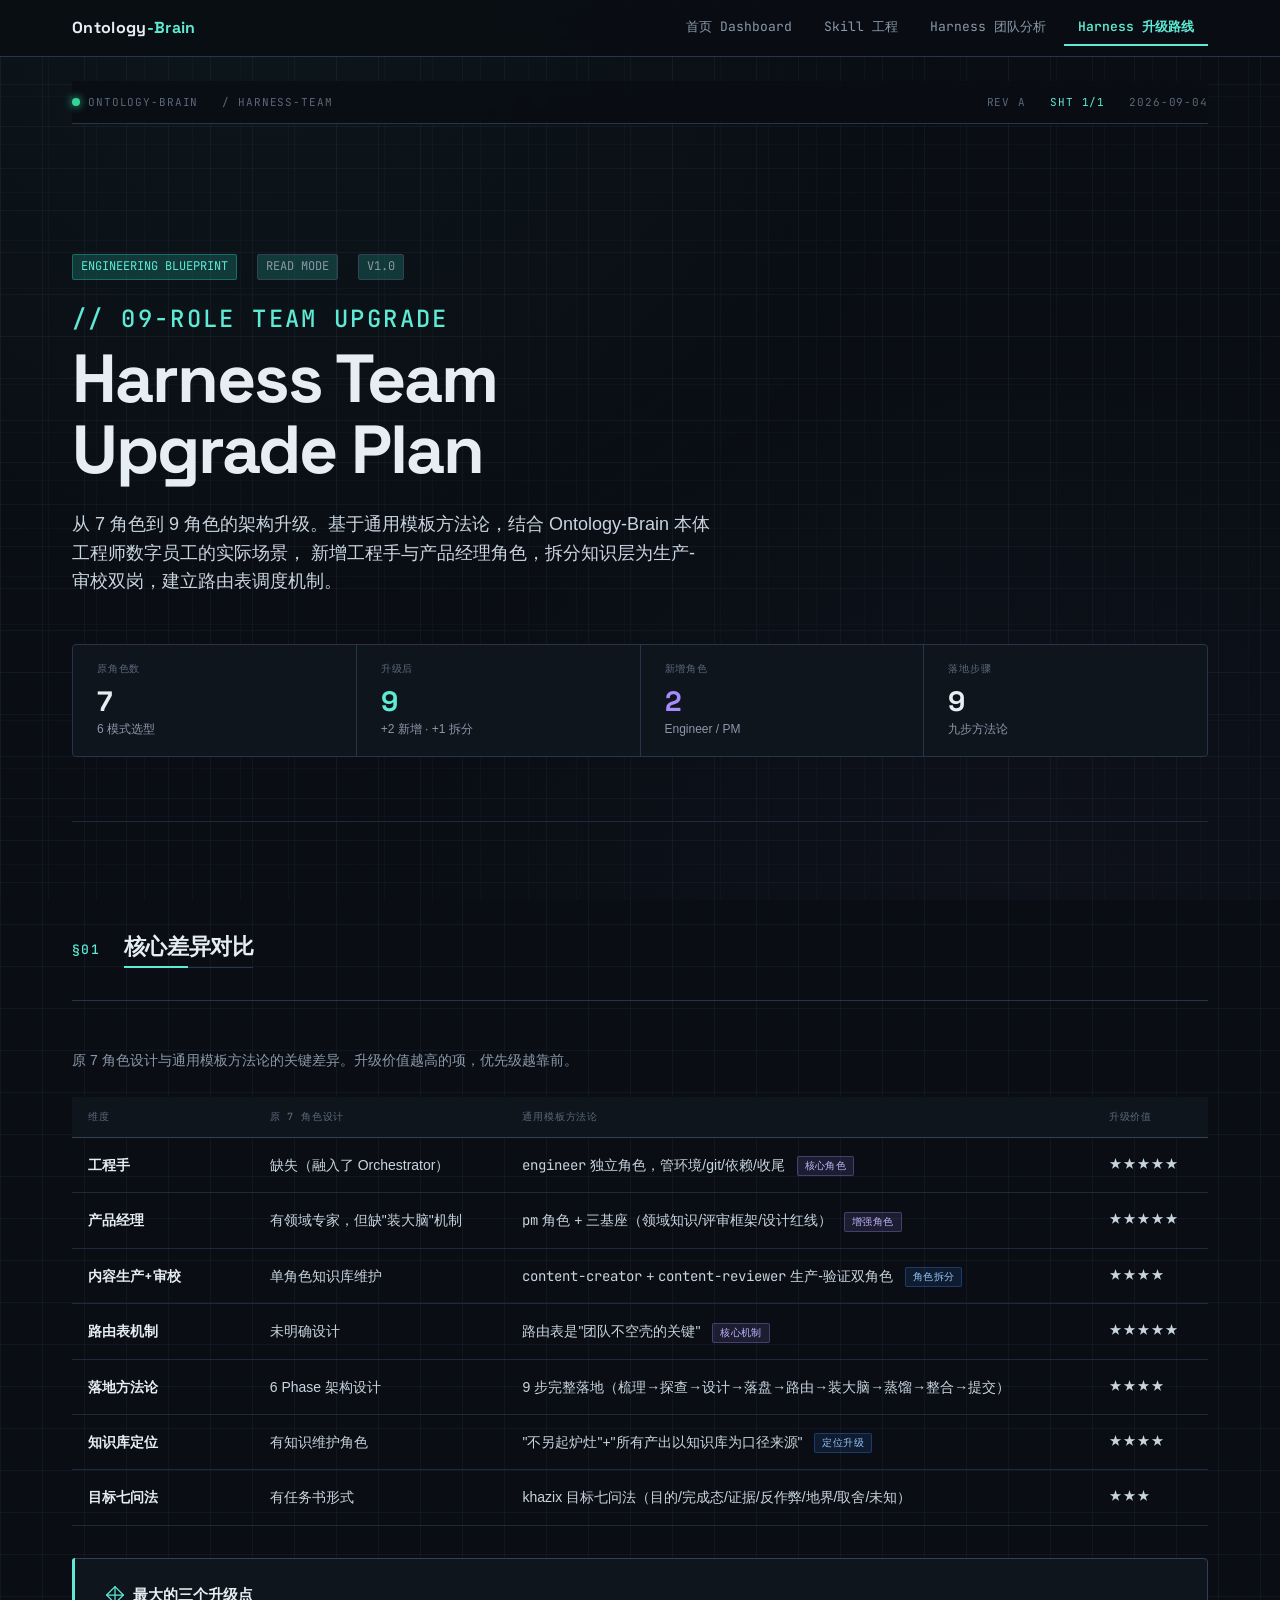
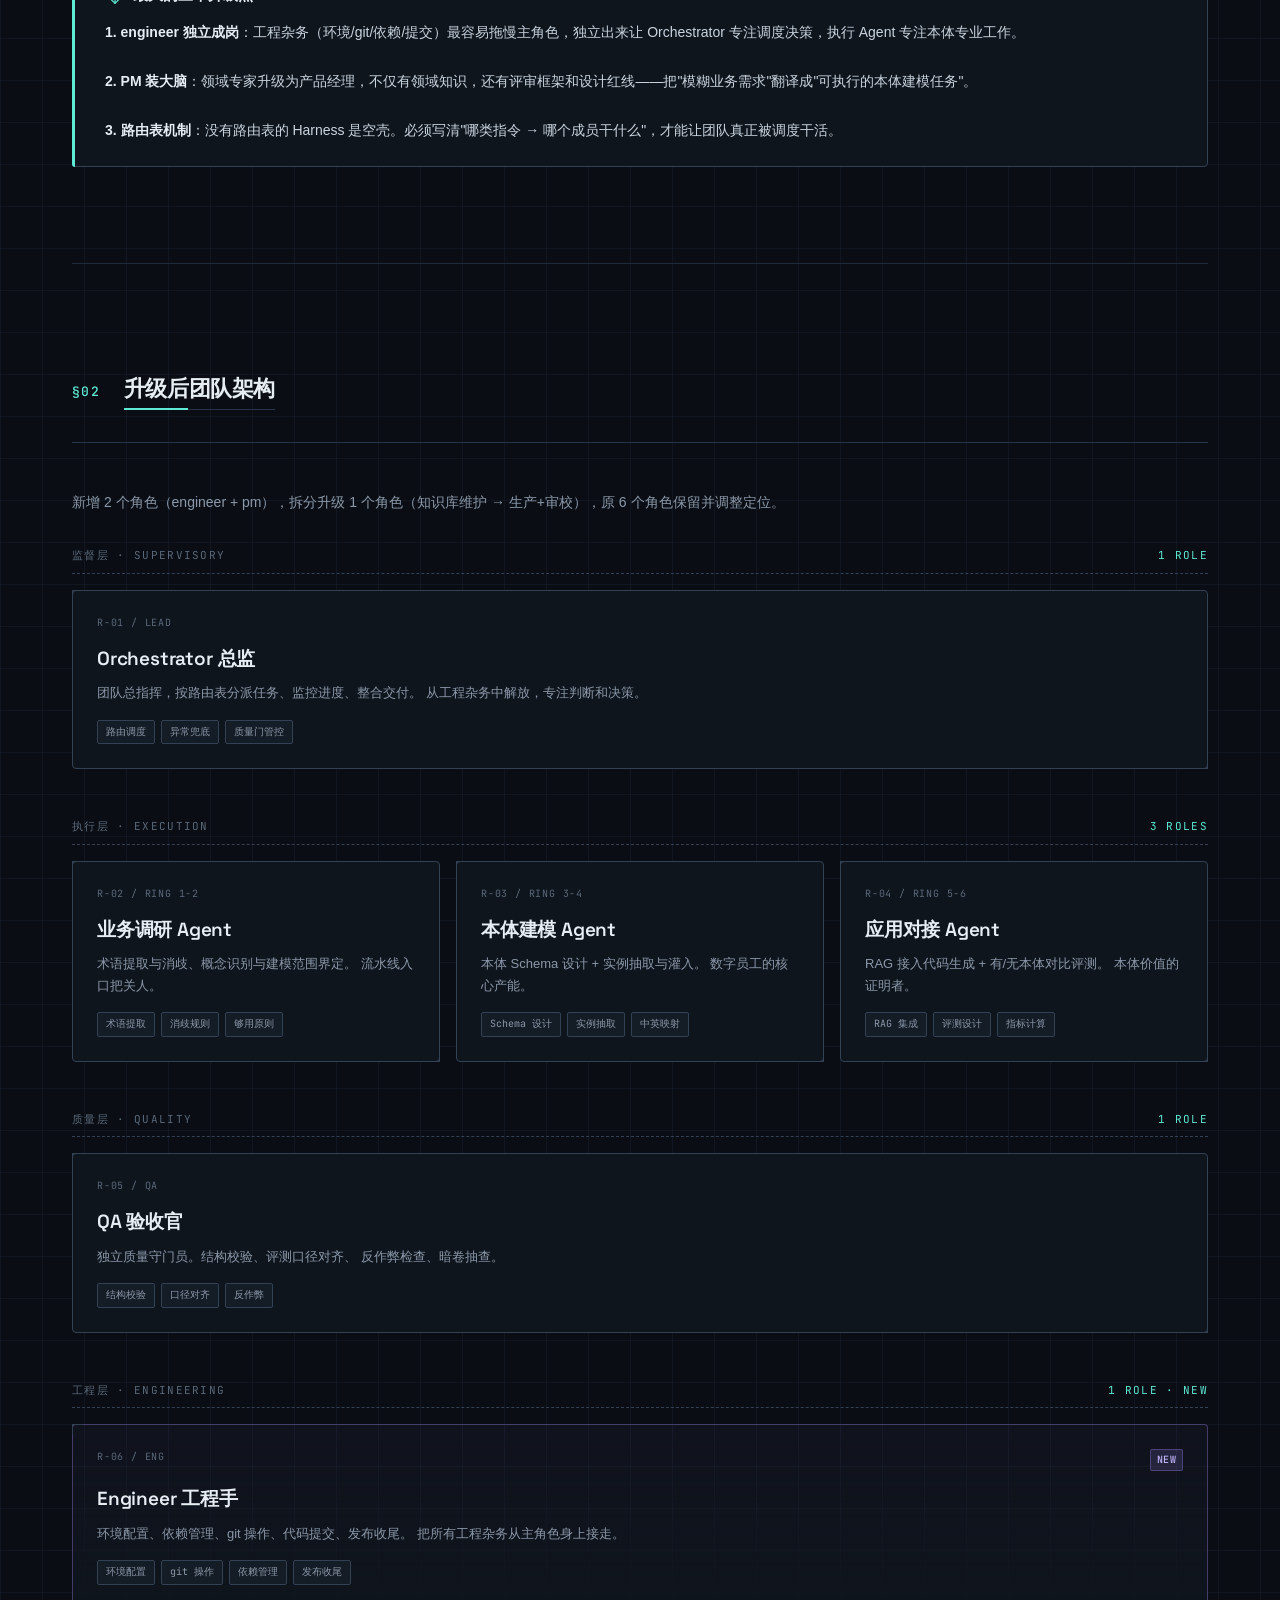
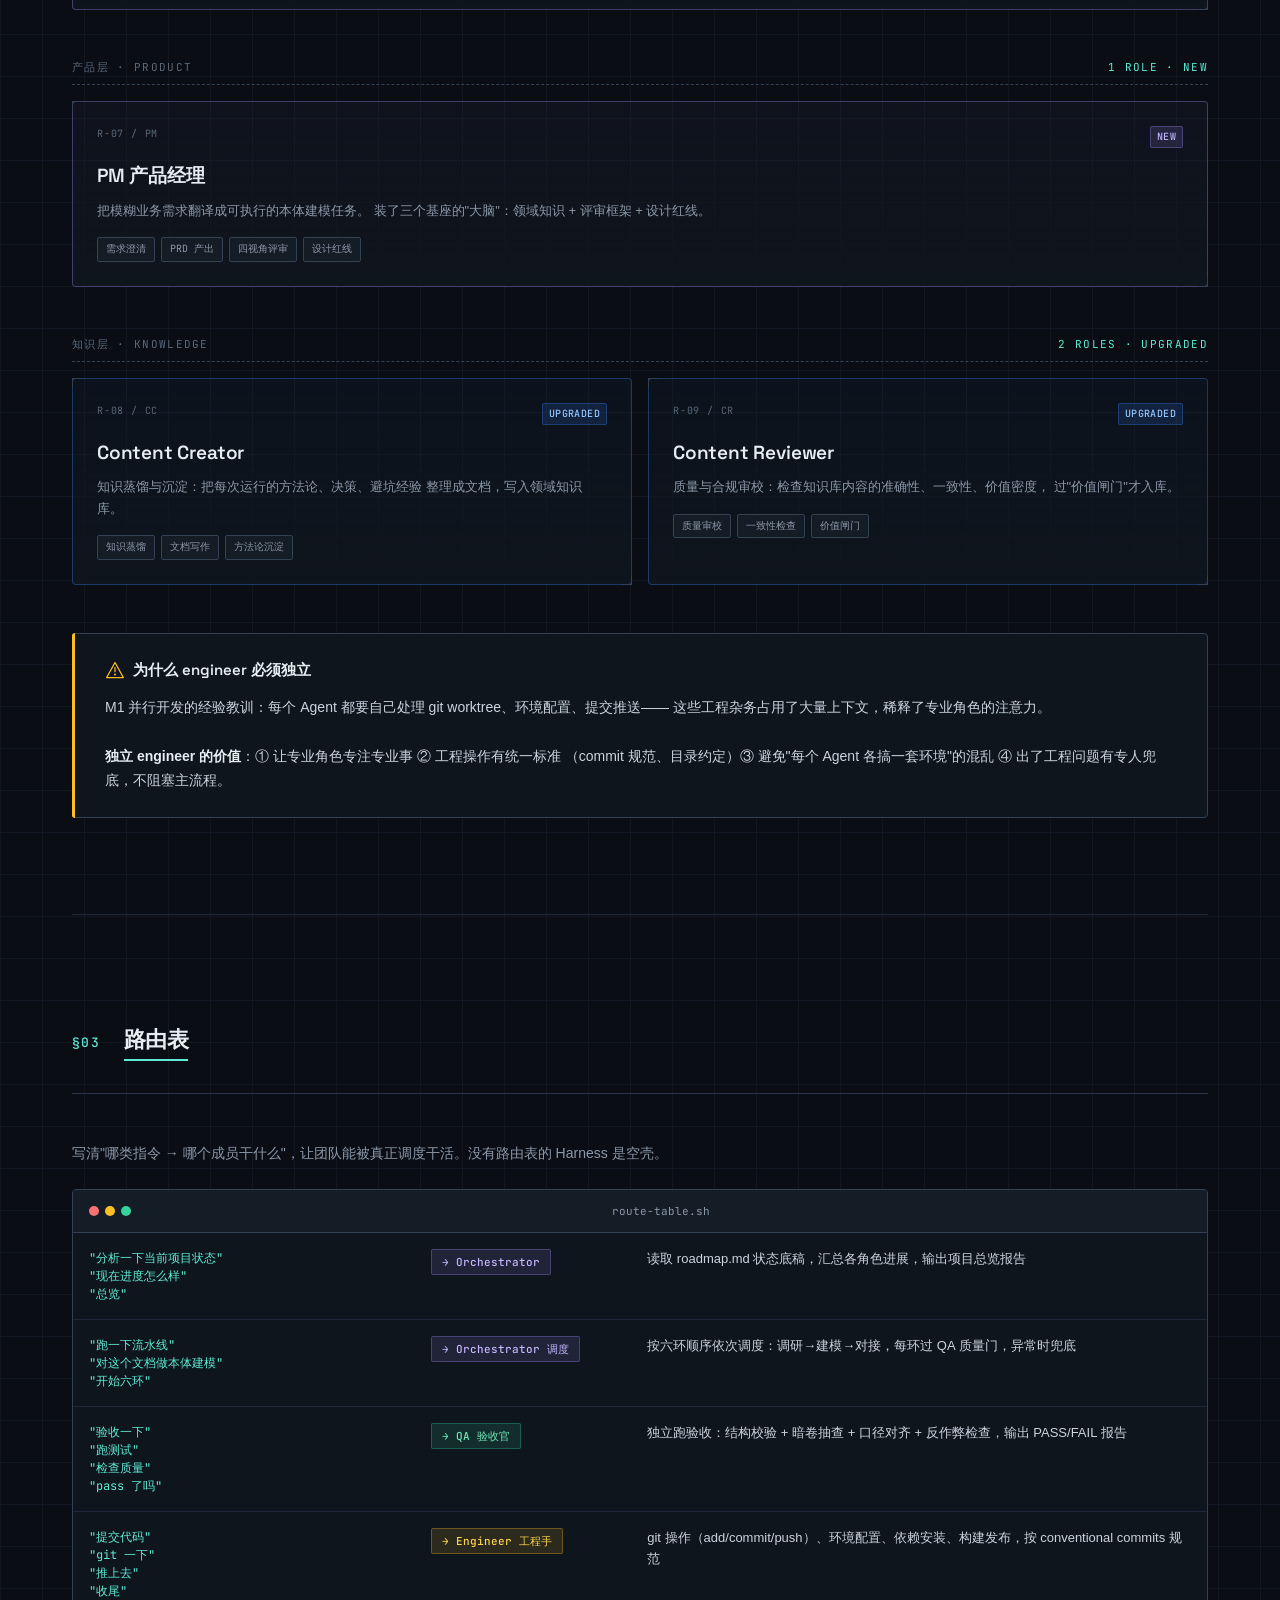
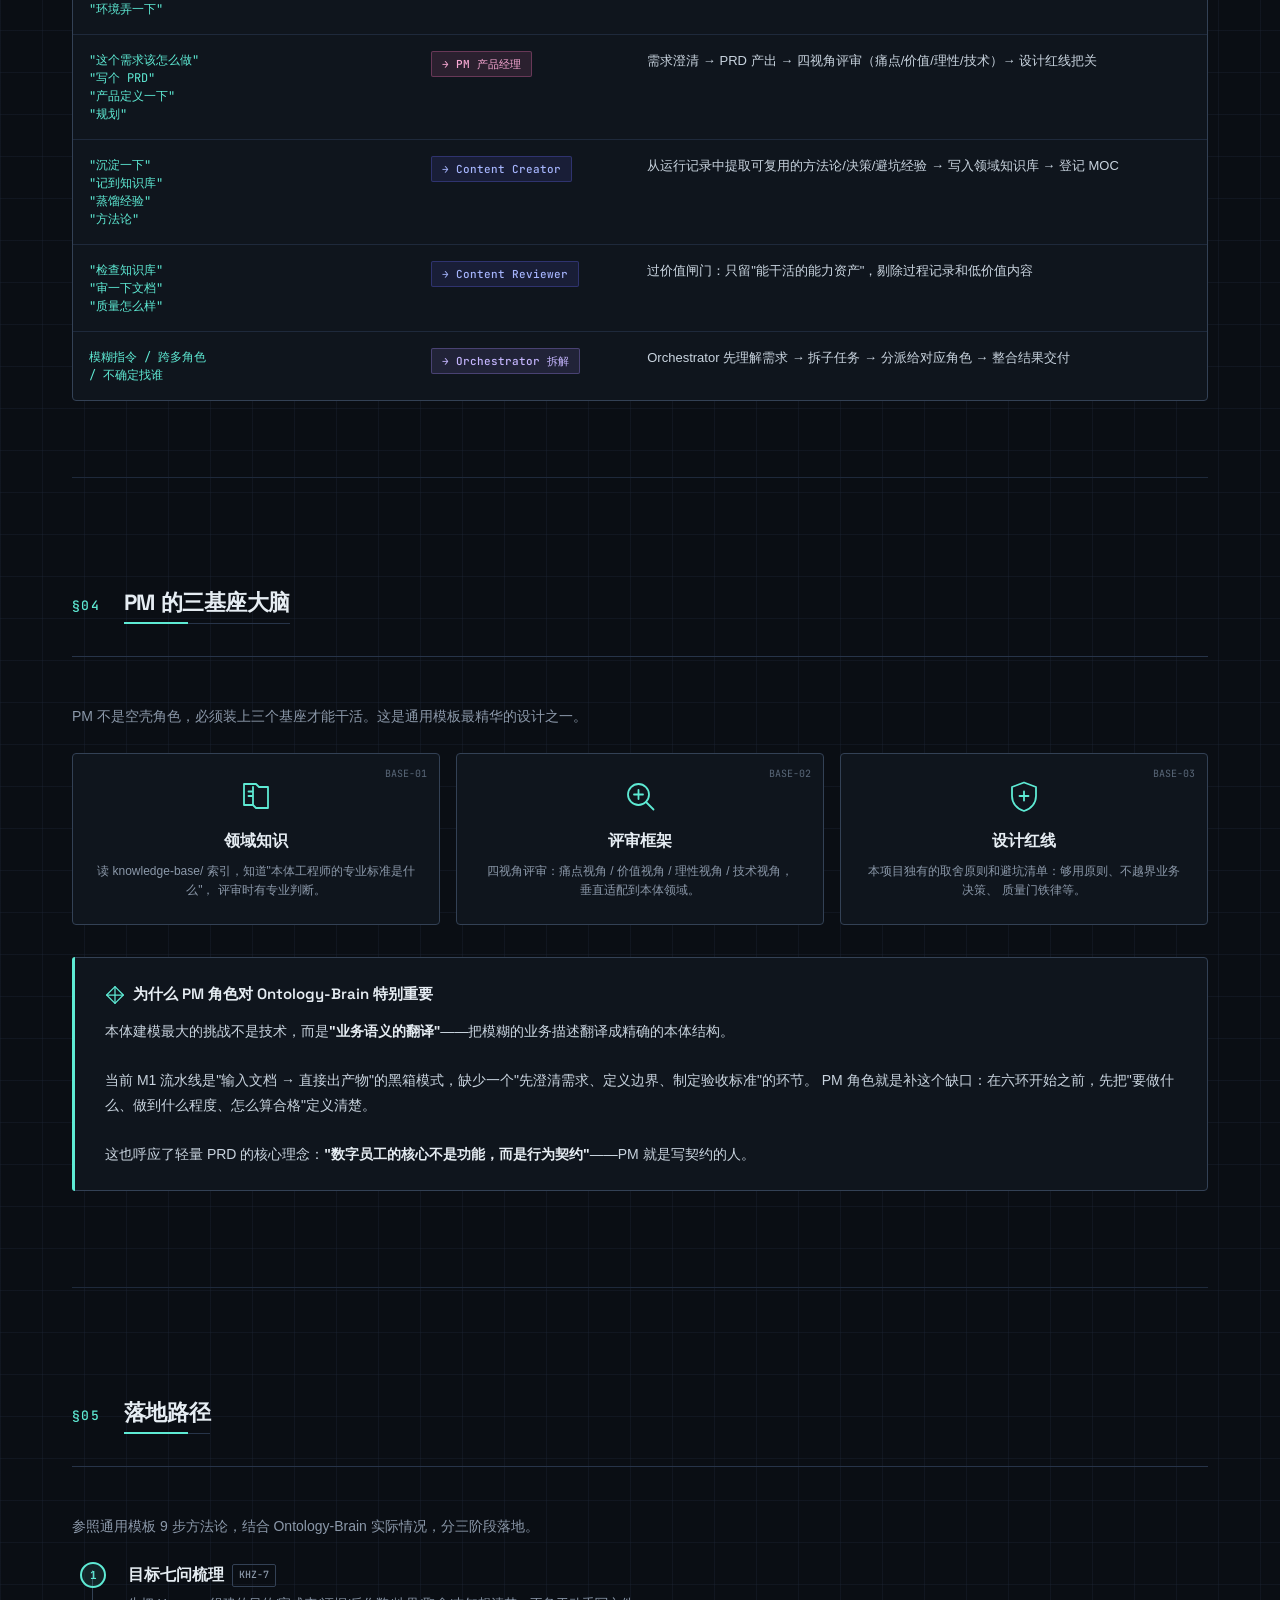
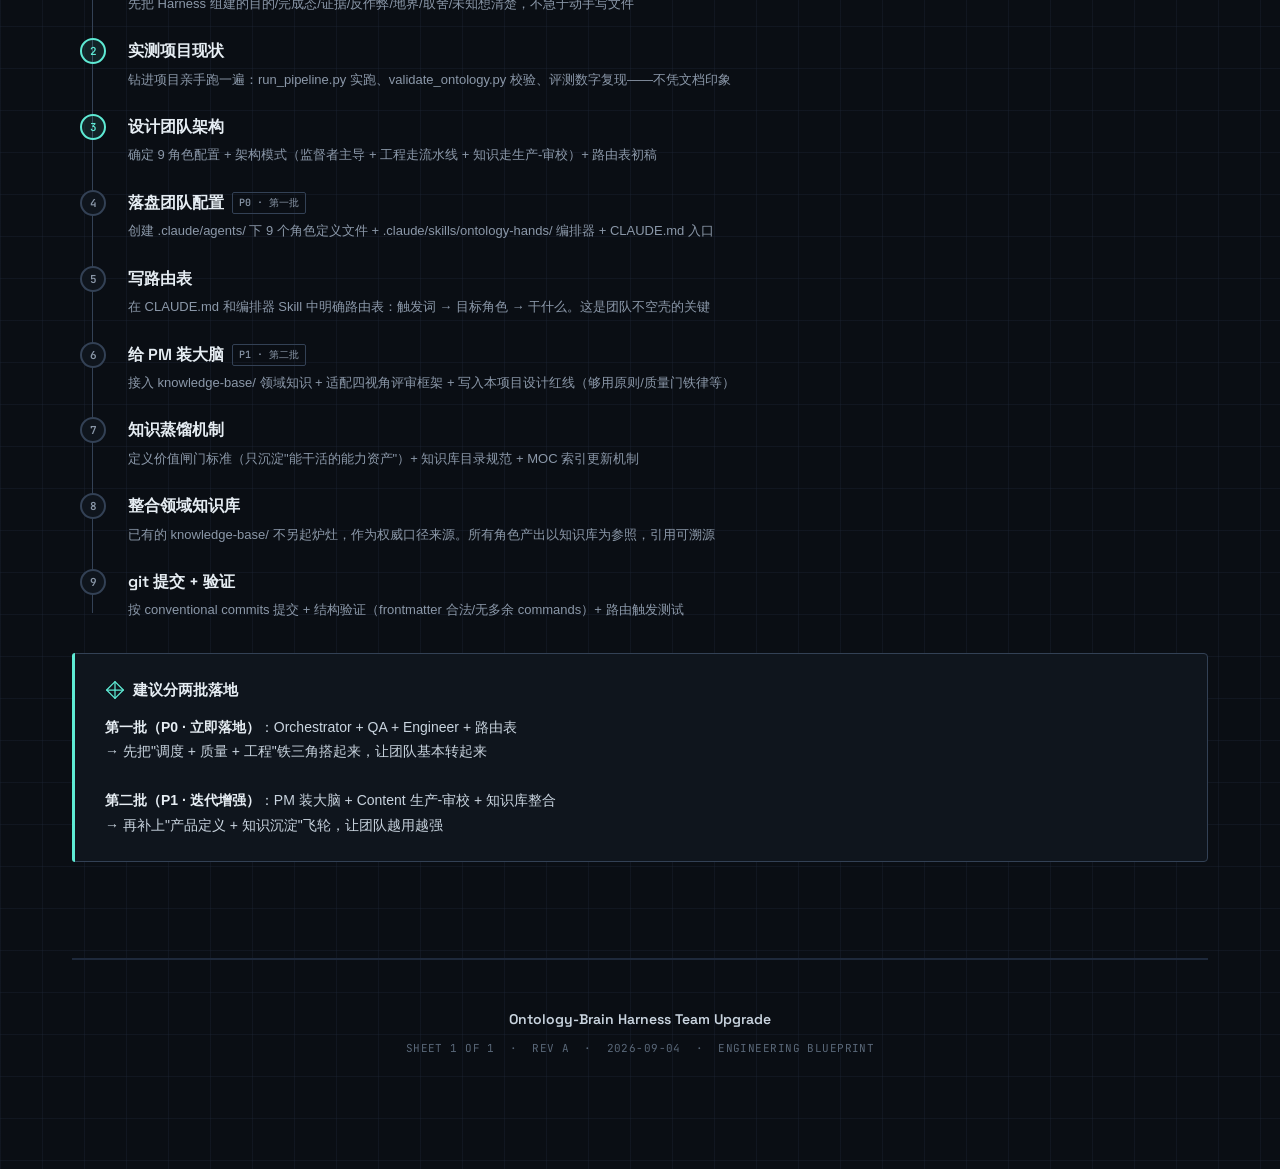
<file: visual/harness/upgrade.html>
<!-- Generated by Trae Work -->
<!--
  THESIS: An engineering-blueprint report on agent team architecture for ontology engineering;
  refuses the default card-grid SaaS template in favor of a technical-drawing structure
  with grid guides, numbered sections, and terminal-style route tables.
  OWN-WORLD: Deep teal-tinted dark ground, fine grid guides, Space Grotesk display with
  system-sans body, amber status accents, ruled section dividers, and blueprint-style
  component annotations.
  STORY: The reader grasps the current team design, understands why the upgrade matters,
  sees the 9-role architecture with routes, and knows the 9-step rollout path.
  FIRST VIEWPORT: Left-anchored oversized display numeral "09" beside the title block,
  sub-title in mono, status bar across the top showing version and date like a drawing header.
  FORM: Engineering blueprint / technical report, direction 3 of 7 in the technical-doc family,
  seed: blueprint-v1.
  FINISH: unreviewed and undocumented is unfinished; this build ends with the finish review,
  the verdict, and DESIGN.md.
-->
<!DOCTYPE html>
<html lang="zh-CN">
<head>
<meta charset="UTF-8">
<meta name="viewport" content="width=device-width, initial-scale=1.0">
<title>Harness Team Upgrade Plan — Ontology-Brain</title>
<link rel="preconnect" href="https://fonts.googleapis.com">
<link rel="preconnect" href="https://fonts.gstatic.com" crossorigin>
<link href="https://fonts.googleapis.com/css2?family=Space+Grotesk:wght@400;500;600;700&family=JetBrains+Mono:wght@400;500;600&display=swap" rel="stylesheet">
<style>
  /* ============ RESET & BASE ============ */
  *, *::before, *::after { box-sizing: border-box; margin: 0; padding: 0; }

  :root {
    /* Tinted darks — never pure black */
    --bg-0: #0a0e14;
    --bg-1: #0f151d;
    --bg-2: #141c26;
    --bg-3: #1a2432;

    /* Tinted lights — never pure white */
    --fg-0: #e6edf3;
    --fg-1: #c9d4df;
    --fg-2: #8b98a9;
    --fg-3: #5a6879;

    /* Blueprint accent */
    --accent: #5eead4;
    --accent-dim: #2dd4bf33;
    --accent-line: #2dd4bf55;

    /* Status colors */
    --ok: #34d399;
    --warn: #fbbf24;
    --new: #a78bfa;
    --risk: #f87171;

    /* Rulings */
    --line-0: #1e293b;
    --line-1: #273449;
    --line-2: #334155;

    /* Grid */
    --grid-color: #1e293b55;

    /* Type */
    --font-display: 'Space Grotesk', -apple-system, system-ui, sans-serif;
    --font-mono: 'JetBrains Mono', 'SF Mono', Menlo, monospace;
    --font-body: -apple-system, BlinkMacSystemFont, "Noto Sans CJK SC", "PingFang SC", "Microsoft YaHei", sans-serif;

    /* Spacing rhythm */
    --sp-1: 4px;
    --sp-2: 8px;
    --sp-3: 12px;
    --sp-4: 16px;
    --sp-5: 24px;
    --sp-6: 32px;
    --sp-7: 48px;
    --sp-8: 64px;
    --sp-9: 96px;
  }

  html { scroll-behavior: smooth; }

  body {
    font-family: var(--font-body);
    background: var(--bg-0);
    color: var(--fg-0);
    line-height: 1.7;
    font-size: 15px;
    -webkit-font-smoothing: antialiased;
    -moz-osx-font-smoothing: grayscale;
    position: relative;
    overflow-x: hidden;
  }

  /* Blueprint grid background */
  body::before {
    content: '';
    position: fixed;
    top: 0; left: 0; right: 0; bottom: 0;
    background-image:
      linear-gradient(var(--grid-color) 1px, transparent 1px),
      linear-gradient(90deg, var(--grid-color) 1px, transparent 1px);
    background-size: 48px 48px;
    pointer-events: none;
    z-index: 0;
    opacity: 0.6;
  }

  body::after {
    content: '';
    position: fixed;
    top: 0; left: 0; right: 0; bottom: 0;
    background:
      radial-gradient(ellipse at 20% 0%, rgba(94, 234, 212, 0.04) 0%, transparent 50%),
      radial-gradient(ellipse at 80% 100%, rgba(167, 139, 250, 0.03) 0%, transparent 50%);
    pointer-events: none;
    z-index: 0;
  }

  .page-wrap {
    position: relative;
    z-index: 1;
    max-width: 1200px;
    margin: 0 auto;
    padding: 0 var(--sp-5);
  }

  /* ============ DRAWING HEADER ============ */
  .drawing-header {
    display: flex;
    justify-content: space-between;
    align-items: center;
    padding: var(--sp-3) 0;
    border-bottom: 1px solid var(--line-1);
    font-family: var(--font-mono);
    font-size: 11px;
    color: var(--fg-3);
    text-transform: uppercase;
    letter-spacing: 0.08em;
    position: sticky;
    top: 0;
    background: rgba(10, 14, 20, 0.85);
    backdrop-filter: blur(12px);
    -webkit-backdrop-filter: blur(12px);
    z-index: 100;
  }
  .drawing-header .left, .drawing-header .right {
    display: flex;
    gap: var(--sp-5);
    align-items: center;
  }
  .drawing-header .status-dot {
    width: 6px; height: 6px;
    border-radius: 50%;
    background: var(--ok);
    box-shadow: 0 0 8px var(--ok);
    display: inline-block;
    margin-right: var(--sp-2);
  }
  .drawing-header .sheet-num {
    color: var(--accent);
  }

  /* ============ HERO ============ */
  .hero {
    padding: var(--sp-9) 0 var(--sp-8);
    position: relative;
    border-bottom: 1px solid var(--line-0);
  }

  .hero-meta {
    font-family: var(--font-mono);
    font-size: 12px;
    color: var(--fg-3);
    margin-bottom: var(--sp-5);
    display: flex;
    gap: var(--sp-4);
    align-items: center;
  }
  .hero-meta .tag {
    padding: 2px 8px;
    border: 1px solid var(--line-2);
    border-radius: 2px;
    color: var(--fg-2);
  }
  .hero-meta .tag.accent {
    border-color: var(--accent-line);
    color: var(--accent);
  }

  .hero-title {
    font-family: var(--font-display);
    font-size: clamp(36px, 6vw, 68px);
    font-weight: 700;
    line-height: 1.05;
    letter-spacing: -0.03em;
    margin-bottom: var(--sp-5);
    color: var(--fg-0);
    position: relative;
  }
  .hero-title .num {
    font-family: var(--font-mono);
    font-size: 0.35em;
    font-weight: 500;
    color: var(--accent);
    display: block;
    margin-bottom: var(--sp-3);
    letter-spacing: 0.1em;
  }

  .hero-subtitle {
    font-size: 18px;
    color: var(--fg-1);
    max-width: 640px;
    line-height: 1.6;
    margin-bottom: var(--sp-7);
  }

  .hero-stats {
    display: grid;
    grid-template-columns: repeat(4, 1fr);
    gap: 1px;
    background: var(--line-1);
    border: 1px solid var(--line-1);
    border-radius: 4px;
    overflow: hidden;
  }
  .hero-stat {
    background: var(--bg-1);
    padding: var(--sp-4) var(--sp-5);
  }
  .hero-stat .label {
    font-family: var(--font-mono);
    font-size: 10px;
    text-transform: uppercase;
    letter-spacing: 0.08em;
    color: var(--fg-3);
    margin-bottom: var(--sp-2);
  }
  .hero-stat .value {
    font-family: var(--font-display);
    font-size: 28px;
    font-weight: 700;
    color: var(--fg-0);
    line-height: 1.1;
  }
  .hero-stat .value.accent { color: var(--accent); }
  .hero-stat .value.new { color: var(--new); }
  .hero-stat .desc {
    font-size: 12px;
    color: var(--fg-2);
    margin-top: var(--sp-1);
  }

  /* ============ SECTION ============ */
  .section {
    padding: var(--sp-8) 0;
    border-bottom: 1px solid var(--line-0);
    position: relative;
  }

  .section-head {
    display: flex;
    align-items: baseline;
    gap: var(--sp-5);
    margin-bottom: var(--sp-7);
    padding-bottom: var(--sp-4);
    border-bottom: 1px solid var(--line-1);
  }
  .section-num {
    font-family: var(--font-mono);
    font-size: 13px;
    font-weight: 500;
    color: var(--accent);
    letter-spacing: 0.1em;
    flex-shrink: 0;
  }
  .section-title {
    font-family: var(--font-display);
    font-size: clamp(24px, 3.5vw, 36px);
    font-weight: 700;
    letter-spacing: -0.02em;
    line-height: 1.15;
    color: var(--fg-0);
  }

  /* ============ COMPARISON TABLE ============ */
  .compare-table {
    width: 100%;
    border-collapse: collapse;
    font-size: 14px;
  }
  .compare-table thead th {
    text-align: left;
    padding: var(--sp-3) var(--sp-4);
    font-family: var(--font-mono);
    font-size: 10px;
    font-weight: 500;
    text-transform: uppercase;
    letter-spacing: 0.08em;
    color: var(--fg-3);
    border-bottom: 1px solid var(--line-2);
    background: var(--bg-1);
  }
  .compare-table tbody td {
    padding: var(--sp-4);
    border-bottom: 1px solid var(--line-0);
    color: var(--fg-1);
    vertical-align: top;
    line-height: 1.6;
  }
  .compare-table tbody tr:hover td {
    background: var(--bg-1);
  }
  .compare-table tbody td:first-child {
    font-weight: 600;
    color: var(--fg-0);
    font-family: var(--font-display);
    width: 16%;
  }
  .stars {
    color: var(--warn);
    letter-spacing: 1px;
    font-size: 13px;
    white-space: nowrap;
  }
  .tag-pill {
    display: inline-block;
    padding: 1px 7px;
    border-radius: 2px;
    font-family: var(--font-mono);
    font-size: 10px;
    font-weight: 500;
    letter-spacing: 0.04em;
    margin-left: var(--sp-2);
    vertical-align: middle;
  }
  .tag-pill.new {
    background: rgba(167, 139, 250, 0.12);
    color: #c4b5fd;
    border: 1px solid rgba(167, 139, 250, 0.3);
  }
  .tag-pill.up {
    background: rgba(59, 130, 246, 0.12);
    color: #93c5fd;
    border: 1px solid rgba(59, 130, 246, 0.3);
  }

  /* ============ INSIGHT / CALLOUT ============ */
  .callout {
    position: relative;
    padding: var(--sp-5) var(--sp-6);
    border: 1px solid var(--line-2);
    border-radius: 4px;
    background: var(--bg-1);
    margin: var(--sp-6) 0;
  }
  .callout::before {
    content: '';
    position: absolute;
    left: -1px; top: -1px; bottom: -1px;
    width: 3px;
    background: var(--accent);
    border-radius: 4px 0 0 4px;
  }
  .callout.warn::before { background: var(--warn); }
  .callout-title {
    font-family: var(--font-display);
    font-size: 15px;
    font-weight: 600;
    color: var(--fg-0);
    margin-bottom: var(--sp-3);
    display: flex;
    align-items: center;
    gap: var(--sp-2);
  }
  .callout-title .icon { font-size: 16px; }
  .callout p {
    color: var(--fg-1);
    font-size: 14px;
    line-height: 1.75;
  }
  .callout strong { color: var(--fg-0); font-weight: 600; }

  /* ============ TEAM GRID — BLUEPRINT STYLE ============ */
  .team-layer {
    margin-bottom: var(--sp-7);
  }
  .team-layer-label {
    font-family: var(--font-mono);
    font-size: 11px;
    text-transform: uppercase;
    letter-spacing: 0.12em;
    color: var(--fg-3);
    margin-bottom: var(--sp-4);
    padding-bottom: var(--sp-2);
    border-bottom: 1px dashed var(--line-2);
    display: flex;
    justify-content: space-between;
    align-items: center;
  }
  .team-layer-label .count {
    color: var(--accent);
  }

  .team-grid {
    display: grid;
    grid-template-columns: repeat(auto-fit, minmax(280px, 1fr));
    gap: var(--sp-4);
  }

  .role-card {
    position: relative;
    background: var(--bg-1);
    border: 1px solid var(--line-2);
    border-radius: 4px;
    padding: var(--sp-5);
    transition: border-color 0.2s, transform 0.2s;
  }
  .role-card:hover {
    border-color: var(--accent-line);
    transform: translateY(-1px);
  }
  .role-card.new {
    border-color: rgba(167, 139, 250, 0.35);
    background: linear-gradient(180deg, rgba(167,139,250,0.04) 0%, var(--bg-1) 100%);
  }
  .role-card.upgraded {
    border-color: rgba(59, 130, 246, 0.35);
    background: linear-gradient(180deg, rgba(59,130,246,0.04) 0%, var(--bg-1) 100%);
  }

  /* Corner marks — blueprint style */
  .role-card::before,
  .role-card::after {
    content: '';
    position: absolute;
    width: 10px; height: 10px;
    border: 1px solid var(--line-2);
  }
  .role-card::before {
    top: -1px; left: -1px;
    border-right: none;
    border-bottom: none;
  }
  .role-card::after {
    bottom: -1px; right: -1px;
    border-left: none;
    border-top: none;
  }

  .role-header {
    display: flex;
    justify-content: space-between;
    align-items: flex-start;
    margin-bottom: var(--sp-3);
  }
  .role-id {
    font-family: var(--font-mono);
    font-size: 10px;
    color: var(--fg-3);
    letter-spacing: 0.08em;
  }
  .role-badge {
    font-family: var(--font-mono);
    font-size: 10px;
    font-weight: 500;
    padding: 2px 6px;
    border-radius: 2px;
    letter-spacing: 0.04em;
  }
  .role-badge.new {
    background: rgba(167, 139, 250, 0.15);
    color: #c4b5fd;
    border: 1px solid rgba(167, 139, 250, 0.3);
  }
  .role-badge.up {
    background: rgba(59, 130, 246, 0.15);
    color: #93c5fd;
    border: 1px solid rgba(59, 130, 246, 0.3);
  }

  .role-name {
    font-family: var(--font-display);
    font-size: 19px;
    font-weight: 600;
    color: var(--fg-0);
    margin-bottom: var(--sp-2);
    letter-spacing: -0.01em;
  }
  .role-desc {
    font-size: 13px;
    color: var(--fg-2);
    line-height: 1.65;
    margin-bottom: var(--sp-4);
  }
  .role-tags {
    display: flex;
    flex-wrap: wrap;
    gap: 6px;
  }
  .role-tag {
    font-family: var(--font-mono);
    font-size: 10px;
    padding: 3px 8px;
    background: var(--bg-2);
    border: 1px solid var(--line-2);
    border-radius: 2px;
    color: var(--fg-2);
  }

  /* ============ ROUTE TABLE — TERMINAL STYLE ============ */
  .route-block {
    background: var(--bg-1);
    border: 1px solid var(--line-2);
    border-radius: 4px;
    margin-bottom: var(--sp-3);
    overflow: hidden;
  }
  .route-block-header {
    display: flex;
    justify-content: space-between;
    align-items: center;
    padding: var(--sp-3) var(--sp-4);
    background: var(--bg-2);
    border-bottom: 1px solid var(--line-2);
    font-family: var(--font-mono);
    font-size: 11px;
  }
  .route-block-header .dots {
    display: flex;
    gap: 6px;
  }
  .route-block-header .dot {
    width: 10px; height: 10px;
    border-radius: 50%;
  }
  .dot.r { background: #f87171; }
  .dot.y { background: #fbbf24; }
  .dot.g { background: #34d399; }
  .route-block-header .title {
    color: var(--fg-2);
  }

  .route-row {
    display: grid;
    grid-template-columns: 1.2fr 200px 2fr;
    gap: var(--sp-4);
    padding: var(--sp-4);
    border-bottom: 1px solid var(--line-0);
    align-items: start;
  }
  .route-row:last-child { border-bottom: none; }

  .route-trigger {
    font-family: var(--font-mono);
    font-size: 12px;
    color: var(--accent);
    line-height: 1.5;
  }
  .route-target {
    display: inline-flex;
    align-items: center;
    gap: 6px;
    font-family: var(--font-mono);
    font-size: 11px;
    font-weight: 500;
    padding: 3px 10px;
    border-radius: 2px;
    white-space: nowrap;
  }
  .target-lead { background: rgba(167,139,250,0.12); color: #c4b5fd; border: 1px solid rgba(167,139,250,0.3); }
  .target-qa { background: rgba(52,211,153,0.12); color: #6ee7b7; border: 1px solid rgba(52,211,153,0.3); }
  .target-eng { background: rgba(251,191,36,0.12); color: #fcd34d; border: 1px solid rgba(251,191,36,0.3); }
  .target-pm { background: rgba(244,114,182,0.12); color: #f9a8d4; border: 1px solid rgba(244,114,182,0.3); }
  .target-cc { background: rgba(99,102,241,0.12); color: #a5b4fc; border: 1px solid rgba(99,102,241,0.3); }
  .target-cr { background: rgba(99,102,241,0.12); color: #a5b4fc; border: 1px solid rgba(99,102,241,0.3); }
  .route-action {
    font-size: 13px;
    color: var(--fg-1);
    line-height: 1.6;
  }

  /* ============ BRAIN BASE ============ */
  .brain-grid {
    display: grid;
    grid-template-columns: repeat(3, 1fr);
    gap: var(--sp-4);
    margin: var(--sp-5) 0;
  }
  .brain-card {
    position: relative;
    background: var(--bg-1);
    border: 1px solid var(--line-2);
    border-radius: 4px;
    padding: var(--sp-5);
    text-align: center;
    transition: border-color 0.2s;
  }
  .brain-card:hover {
    border-color: rgba(244, 114, 182, 0.4);
  }
  .brain-card-num {
    position: absolute;
    top: var(--sp-3);
    right: var(--sp-3);
    font-family: var(--font-mono);
    font-size: 10px;
    color: var(--fg-3);
  }
  .brain-icon {
    font-size: 32px;
    margin-bottom: var(--sp-3);
    line-height: 1;
  }
  .brain-title {
    font-family: var(--font-display);
    font-size: 16px;
    font-weight: 600;
    color: var(--fg-0);
    margin-bottom: var(--sp-2);
  }
  .brain-desc {
    font-size: 12px;
    color: var(--fg-2);
    line-height: 1.6;
  }

  /* ============ ROADMAP / TIMELINE ============ */
  .roadmap {
    position: relative;
    padding-left: 0;
    margin: var(--sp-5) 0;
  }
  .roadmap::before {
    content: '';
    position: absolute;
    left: 20px;
    top: 8px;
    bottom: 8px;
    width: 1px;
    background: var(--line-2);
  }
  .step {
    position: relative;
    padding-left: 56px;
    padding-bottom: var(--sp-5);
  }
  .step:last-child { padding-bottom: 0; }
  .step-marker {
    position: absolute;
    left: 8px;
    top: 0;
    width: 26px;
    height: 26px;
    border-radius: 50%;
    background: var(--bg-1);
    border: 2px solid var(--line-2);
    display: flex;
    align-items: center;
    justify-content: center;
    font-family: var(--font-mono);
    font-size: 11px;
    font-weight: 600;
    color: var(--fg-2);
    z-index: 1;
  }
  .step.completed .step-marker {
    border-color: var(--accent);
    color: var(--accent);
    background: rgba(94, 234, 212, 0.1);
  }
  .step-title {
    font-family: var(--font-display);
    font-size: 16px;
    font-weight: 600;
    color: var(--fg-0);
    margin-bottom: var(--sp-1);
    display: flex;
    align-items: center;
    gap: var(--sp-2);
    flex-wrap: wrap;
  }
  .step-tag {
    font-family: var(--font-mono);
    font-size: 10px;
    padding: 2px 6px;
    border-radius: 2px;
    border: 1px solid var(--line-2);
    color: var(--fg-2);
    font-weight: 500;
  }
  .step-desc {
    font-size: 13px;
    color: var(--fg-2);
    line-height: 1.65;
  }

  /* ============ FOOTER ============ */
  .footer {
    padding: var(--sp-7) 0;
    text-align: center;
    border-top: 1px solid var(--line-0);
  }
  .footer-title {
    font-family: var(--font-display);
    font-size: 14px;
    font-weight: 600;
    color: var(--fg-1);
    margin-bottom: var(--sp-2);
  }
  .footer-meta {
    font-family: var(--font-mono);
    font-size: 11px;
    color: var(--fg-3);
    letter-spacing: 0.04em;
  }

  /* ============ RESPONSIVE ============ */
  @media (max-width: 768px) {
    .page-wrap { padding: 0 var(--sp-4); }
    .hero { padding: var(--sp-7) 0 var(--sp-6); }
    .hero-stats { grid-template-columns: repeat(2, 1fr); }
    .brain-grid { grid-template-columns: 1fr; }
    .route-row { grid-template-columns: 1fr; gap: var(--sp-2); }
    .section { padding: var(--sp-6) 0; }
    .section-head {
      flex-direction: column;
      gap: var(--sp-2);
      align-items: flex-start;
    }
    .drawing-header { font-size: 10px; }
    .drawing-header .left, .drawing-header .right { gap: var(--sp-3); }
    .drawing-header .hide-mobile { display: none; }
  }

  /* Reveal animations */
  .reveal {
    opacity: 0;
    transform: translateY(12px);
    transition: opacity 0.6s cubic-bezier(0.16, 1, 0.3, 1), transform 0.6s cubic-bezier(0.16, 1, 0.3, 1);
  }
  .reveal.visible {
    opacity: 1;
    transform: translateY(0);
  }

  /* Selection */
  /* ============ SVG ICON SYSTEM ============ */
  .svg-icon {
    width: 20px;
    height: 20px;
    stroke: currentColor;
    stroke-width: 1.5;
    fill: none;
    stroke-linecap: round;
    stroke-linejoin: round;
    vertical-align: -3px;
    flex-shrink: 0;
  }
  .svg-icon.lg { width: 28px; height: 28px; stroke-width: 1.2; }
  .svg-icon.xl { width: 36px; height: 36px; stroke-width: 1.2; }
  .svg-icon.sm { width: 16px; height: 16px; stroke-width: 1.8; }

  .svg-icon .icon-anim {
    stroke-dasharray: 100;
    stroke-dashoffset: 100;
    animation: icon-draw 1.2s cubic-bezier(0.16, 1, 0.3, 1) forwards;
  }
  .svg-icon .icon-anim.delay-1 { animation-delay: 0.15s; }
  .svg-icon .icon-anim.delay-2 { animation-delay: 0.3s; }
  .svg-icon .icon-anim.delay-3 { animation-delay: 0.45s; }

  @keyframes icon-draw {
    to { stroke-dashoffset: 0; }
  }

  @keyframes icon-pulse {
    0%, 100% { opacity: 0.6; }
    50% { opacity: 1; }
  }

  .icon-pulse {
    animation: icon-pulse 2.5s ease-in-out infinite;
  }

  @keyframes icon-spin-slow {
    from { transform: rotate(0deg); }
    to { transform: rotate(360deg); }
  }

  .icon-spin {
    transform-origin: center;
    animation: icon-spin-slow 12s linear infinite;
  }

  /* Icon color helpers */
  .icon-accent { color: var(--accent); }
  .icon-ok { color: var(--ok); }
  .icon-warn { color: var(--warn); }
  .icon-new { color: var(--new); }
  .icon-risk { color: var(--risk); }
  .icon-fg { color: var(--fg-0); }
  .icon-muted { color: var(--fg-2); }

  ::selection {
    background: rgba(94, 234, 212, 0.25);
    color: var(--fg-0);
  }
</style>
  <link rel="stylesheet" href="../assets/css/shared.css">
</head>
<body>
<script src="../assets/js/navigation.js"></script>
<script>injectNavbar("harness-upgrade", "..");</script>


<!-- SVG Icon Sprite -->
<svg width="0" height="0" style="position:absolute;visibility:hidden;" aria-hidden="true">
  <defs>

    <!-- Diamond / Insight -->
    <symbol id="icon-diamond" viewBox="0 0 24 24">
      <path class="icon-anim" d="M12 2L22 12L12 22L2 12L12 2Z" />
      <path class="icon-anim delay-1" d="M12 2L12 22" />
      <path class="icon-anim delay-2" d="M2 12L22 12" />
    </symbol>

    <!-- Warning / Caution -->
    <symbol id="icon-warning" viewBox="0 0 24 24">
      <path class="icon-anim" d="M12 3L22 21H2L12 3Z" />
      <line class="icon-anim delay-1" x1="12" y1="9" x2="12" y2="14" />
      <circle class="icon-anim delay-2" cx="12" cy="17.5" r="1.2" fill="currentColor" stroke="none" />
    </symbol>

    <!-- Book / Knowledge -->
    <symbol id="icon-book" viewBox="0 0 24 24">
      <path class="icon-anim" d="M4 4H12L14 6H20V20H12L10 18H4V4Z" />
      <line class="icon-anim delay-1" x1="10" y1="6" x2="10" y2="18" />
      <line class="icon-anim delay-2" x1="7" y1="9" x2="9.5" y2="9" />
      <line class="icon-anim delay-2" x1="7" y1="12" x2="9.5" y2="12" />
    </symbol>

    <!-- Search / Review -->
    <symbol id="icon-search" viewBox="0 0 24 24">
      <circle class="icon-anim" cx="11" cy="11" r="7" />
      <line class="icon-anim delay-1" x1="16" y1="16" x2="21" y2="21" />
      <line class="icon-anim delay-2" x1="11" y1="8" x2="11" y2="14" />
      <line class="icon-anim delay-2" x1="8" y1="11" x2="14" y2="11" />
    </symbol>

    <!-- Shield / Red Line / Prohibition -->
    <symbol id="icon-shield" viewBox="0 0 24 24">
      <path class="icon-anim" d="M12 3L20 6V12C20 16.5 17 20.5 12 22C7 20.5 4 16.5 4 12V6L12 3Z" />
      <path class="icon-anim delay-1" d="M9 12L15 12" />
      <path class="icon-anim delay-2" d="M12 9L12 15" />
    </symbol>

    <!-- Target / Goal -->
    <symbol id="icon-target" viewBox="0 0 24 24">
      <circle class="icon-anim" cx="12" cy="12" r="9" />
      <circle class="icon-anim delay-1" cx="12" cy="12" r="5" />
      <circle class="icon-anim delay-2" cx="12" cy="12" r="1.5" fill="currentColor" stroke="none" />
    </symbol>

    <!-- Ruler / Quality -->
    <symbol id="icon-ruler" viewBox="0 0 24 24">
      <path class="icon-anim" d="M3 15L15 3L21 9L9 21L3 15Z" />
      <line class="icon-anim delay-1" x1="7" y1="13" x2="6" y2="12" />
      <line class="icon-anim delay-1" x1="9.5" y1="10.5" x2="8.5" y2="9.5" />
      <line class="icon-anim delay-1" x1="12" y1="8" x2="11" y2="7" />
      <line class="icon-anim delay-2" x1="14.5" y1="5.5" x2="13.5" y2="4.5" />
    </symbol>

    <!-- Globe / Migration -->
    <symbol id="icon-globe" viewBox="0 0 24 24">
      <circle class="icon-anim" cx="12" cy="12" r="9" />
      <ellipse class="icon-anim delay-1" cx="12" cy="12" rx="9" ry="3.5" />
      <line class="icon-anim delay-2" x1="12" y1="3" x2="12" y2="21" />
    </symbol>

    <!-- Users / Team -->
    <symbol id="icon-users" viewBox="0 0 24 24">
      <circle class="icon-anim" cx="9" cy="8" r="3.5" />
      <path class="icon-anim delay-1" d="M3 20C3 16.5 5.5 14 9 14C12.5 14 15 16.5 15 20" />
      <circle class="icon-anim delay-2" cx="17" cy="9" r="2.5" />
      <path class="icon-anim delay-2" d="M15 19C15 17 16 15.5 18 15C19.5 14.6 21 15.5 21 17.5" />
    </symbol>

    <!-- Cycle / Pipeline -->
    <symbol id="icon-cycle" viewBox="0 0 24 24">
      <path class="icon-anim" d="M20 12C20 16.5 16.5 20 12 20C7.5 20 4 16.5 4 12C4 7.5 7.5 4 12 4C15 4 17.5 5.5 19 8" />
      <polyline class="icon-anim delay-1" points="16,4 19,4 19,7" />
    </symbol>

    <!-- Check / Verify -->
    <symbol id="icon-check" viewBox="0 0 24 24">
      <circle class="icon-anim" cx="12" cy="12" r="9" />
      <polyline class="icon-anim delay-1" points="7.5,12 10.5,15 16.5,9" />
    </symbol>

    <!-- Lightbulb / Idea -->
    <symbol id="icon-bulb" viewBox="0 0 24 24">
      <path class="icon-anim" d="M9 18H15" />
      <path class="icon-anim delay-1" d="M10 21H14" />
      <path class="icon-anim delay-1" d="M12 3C8 3 5 6 5 10C5 12.5 6.5 14.5 8 16V17H16V16C17.5 14.5 19 12.5 19 10C19 6 16 3 12 3Z" />
      <line class="icon-anim delay-2" x1="9.5" y1="10" x2="10.5" y2="10" />
      <line class="icon-anim delay-2" x1="12" y1="8" x2="12" y2="9" />
      <line class="icon-anim delay-2" x1="13.5" y1="10" x2="14.5" y2="10" />
    </symbol>

    <!-- Cpu / Engineering -->
    <symbol id="icon-cpu" viewBox="0 0 24 24">
      <rect class="icon-anim" x="6" y="6" width="12" height="12" rx="1" />
      <rect class="icon-anim delay-1" x="9" y="9" width="6" height="6" rx="0.5" />
      <line class="icon-anim delay-2" x1="9" y1="2" x2="9" y2="6" />
      <line class="icon-anim delay-2" x1="15" y1="2" x2="15" y2="6" />
      <line class="icon-anim delay-2" x1="9" y1="18" x2="9" y2="22" />
      <line class="icon-anim delay-2" x1="15" y1="18" x2="15" y2="22" />
      <line class="icon-anim delay-2" x1="2" y1="9" x2="6" y2="9" />
      <line class="icon-anim delay-2" x1="2" y1="15" x2="6" y2="15" />
      <line class="icon-anim delay-2" x1="18" y1="9" x2="22" y2="9" />
      <line class="icon-anim delay-2" x1="18" y1="15" x2="22" y2="15" />
    </symbol>

    <!-- Sparkle / Star -->
    <symbol id="icon-sparkle" viewBox="0 0 24 24">
      <path class="icon-anim" d="M12 3L13.5 10.5L21 12L13.5 13.5L12 21L10.5 13.5L3 12L10.5 10.5L12 3Z" />
    </symbol>

    <!-- Code / Terminal -->
    <symbol id="icon-code" viewBox="0 0 24 24">
      <polyline class="icon-anim" points="8,7 3,12 8,17" />
      <polyline class="icon-anim delay-1" points="16,7 21,12 16,17" />
      <line class="icon-anim delay-2" x1="14" y1="5" x2="10" y2="19" />
    </symbol>

    <!-- Roadmap / Route -->
    <symbol id="icon-route" viewBox="0 0 24 24">
      <path class="icon-anim" d="M5 19L5 5" />
      <path class="icon-anim delay-1" d="M5 5L12 5L14 8L19 8" />
      <path class="icon-anim delay-2" d="M19 8V16" />
      <circle class="icon-anim delay-2" cx="5" cy="5" r="1.5" fill="currentColor" stroke="none" />
      <circle class="icon-anim delay-2" cx="19" cy="16" r="1.5" fill="currentColor" stroke="none" />
    </symbol>

  </defs>
</svg>

<div class="page-wrap">

  <!-- Drawing header -->
  <div class="drawing-header">
    <div class="left">
      <span><span class="status-dot"></span>ONTOLOGY-BRAIN</span>
      <span class="hide-mobile">/ HARNESS-TEAM</span>
    </div>
    <div class="right">
      <span class="hide-mobile">REV A</span>
      <span class="sheet-num">SHT 1/1</span>
      <span>2026-09-04</span>
    </div>
  </div>

  <!-- HERO -->
  <section class="hero reveal">
    <div class="hero-meta">
      <span class="tag accent">ENGINEERING BLUEPRINT</span>
      <span class="tag">READ MODE</span>
      <span class="tag">V1.0</span>
    </div>
    <h1 class="hero-title">
      <span class="num">// 09-ROLE TEAM UPGRADE</span>
      Harness Team<br>Upgrade Plan
    </h1>
    <p class="hero-subtitle">
      从 7 角色到 9 角色的架构升级。基于通用模板方法论，结合 Ontology-Brain 本体工程师数字员工的实际场景，
      新增工程手与产品经理角色，拆分知识层为生产-审校双岗，建立路由表调度机制。
    </p>
    <div class="hero-stats">
      <div class="hero-stat">
        <div class="label">原角色数</div>
        <div class="value">7</div>
        <div class="desc">6 模式选型</div>
      </div>
      <div class="hero-stat">
        <div class="label">升级后</div>
        <div class="value accent">9</div>
        <div class="desc">+2 新增 · +1 拆分</div>
      </div>
      <div class="hero-stat">
        <div class="label">新增角色</div>
        <div class="value new">2</div>
        <div class="desc">Engineer / PM</div>
      </div>
      <div class="hero-stat">
        <div class="label">落地步骤</div>
        <div class="value">9</div>
        <div class="desc">九步方法论</div>
      </div>
    </div>
  </section>

  <!-- SECTION 1: 差异对比 -->
  <section class="section reveal" id="comparison">
    <div class="section-head">
      <span class="section-num">§01</span>
      <h2 class="section-title">核心差异对比</h2>
    </div>

    <p style="color: var(--fg-2); margin-bottom: var(--sp-5); font-size: 14px;">
      原 7 角色设计与通用模板方法论的关键差异。升级价值越高的项，优先级越靠前。
    </p>

    <table class="compare-table">
      <thead>
        <tr>
          <th>维度</th>
          <th>原 7 角色设计</th>
          <th>通用模板方法论</th>
          <th>升级价值</th>
        </tr>
      </thead>
      <tbody>
        <tr>
          <td>工程手</td>
          <td>缺失（融入了 Orchestrator）</td>
          <td><code>engineer</code> 独立角色，管环境/git/依赖/收尾 <span class="tag-pill new">核心角色</span></td>
          <td class="stars">★★★★★</td>
        </tr>
        <tr>
          <td>产品经理</td>
          <td>有领域专家，但缺"装大脑"机制</td>
          <td><code>pm</code> 角色 + 三基座（领域知识/评审框架/设计红线） <span class="tag-pill new">增强角色</span></td>
          <td class="stars">★★★★★</td>
        </tr>
        <tr>
          <td>内容生产+审校</td>
          <td>单角色知识库维护</td>
          <td><code>content-creator</code> + <code>content-reviewer</code> 生产-验证双角色 <span class="tag-pill up">角色拆分</span></td>
          <td class="stars">★★★★</td>
        </tr>
        <tr>
          <td>路由表机制</td>
          <td>未明确设计</td>
          <td>路由表是"团队不空壳的关键" <span class="tag-pill new">核心机制</span></td>
          <td class="stars">★★★★★</td>
        </tr>
        <tr>
          <td>落地方法论</td>
          <td>6 Phase 架构设计</td>
          <td>9 步完整落地（梳理→探查→设计→落盘→路由→装大脑→蒸馏→整合→提交）</td>
          <td class="stars">★★★★</td>
        </tr>
        <tr>
          <td>知识库定位</td>
          <td>有知识维护角色</td>
          <td>"不另起炉灶"+"所有产出以知识库为口径来源" <span class="tag-pill up">定位升级</span></td>
          <td class="stars">★★★★</td>
        </tr>
        <tr>
          <td>目标七问法</td>
          <td>有任务书形式</td>
          <td>khazix 目标七问法（目的/完成态/证据/反作弊/地界/取舍/未知）</td>
          <td class="stars">★★★</td>
        </tr>
      </tbody>
    </table>

    <div class="callout">
      <div class="callout-title"><svg class="svg-icon icon-accent"><use href="#icon-diamond"/></svg> 最大的三个升级点</div>
      <p>
        <strong>1. engineer 独立成岗</strong>：工程杂务（环境/git/依赖/提交）最容易拖慢主角色，独立出来让 Orchestrator 专注调度决策，执行 Agent 专注本体专业工作。<br><br>
        <strong>2. PM 装大脑</strong>：领域专家升级为产品经理，不仅有领域知识，还有评审框架和设计红线——把"模糊业务需求"翻译成"可执行的本体建模任务"。<br><br>
        <strong>3. 路由表机制</strong>：没有路由表的 Harness 是空壳。必须写清"哪类指令 → 哪个成员干什么"，才能让团队真正被调度干活。
      </p>
    </div>
  </section>

  <!-- SECTION 2: 团队架构 -->
  <section class="section reveal" id="team">
    <div class="section-head">
      <span class="section-num">§02</span>
      <h2 class="section-title">升级后团队架构</h2>
    </div>

    <p style="color: var(--fg-2); margin-bottom: var(--sp-6); font-size: 14px;">
      新增 2 个角色（engineer + pm），拆分升级 1 个角色（知识库维护 → 生产+审校），原 6 个角色保留并调整定位。
    </p>

    <!-- 监督层 -->
    <div class="team-layer">
      <div class="team-layer-label">
        <span>监督层 · SUPERVISORY</span>
        <span class="count">1 ROLE</span>
      </div>
      <div class="team-grid">
        <div class="role-card">
          <div class="role-header">
            <span class="role-id">R-01 / LEAD</span>
          </div>
          <div class="role-name">Orchestrator 总监</div>
          <div class="role-desc">
            团队总指挥，按路由表分派任务、监控进度、整合交付。
            从工程杂务中解放，专注判断和决策。
          </div>
          <div class="role-tags">
            <span class="role-tag">路由调度</span>
            <span class="role-tag">异常兜底</span>
            <span class="role-tag">质量门管控</span>
          </div>
        </div>
      </div>
    </div>

    <!-- 执行层 -->
    <div class="team-layer">
      <div class="team-layer-label">
        <span>执行层 · EXECUTION</span>
        <span class="count">3 ROLES</span>
      </div>
      <div class="team-grid">
        <div class="role-card">
          <div class="role-header">
            <span class="role-id">R-02 / RING 1-2</span>
          </div>
          <div class="role-name">业务调研 Agent</div>
          <div class="role-desc">
            术语提取与消歧、概念识别与建模范围界定。
            流水线入口把关人。
          </div>
          <div class="role-tags">
            <span class="role-tag">术语提取</span>
            <span class="role-tag">消歧规则</span>
            <span class="role-tag">够用原则</span>
          </div>
        </div>
        <div class="role-card">
          <div class="role-header">
            <span class="role-id">R-03 / RING 3-4</span>
          </div>
          <div class="role-name">本体建模 Agent</div>
          <div class="role-desc">
            本体 Schema 设计 + 实例抽取与灌入。
            数字员工的核心产能。
          </div>
          <div class="role-tags">
            <span class="role-tag">Schema 设计</span>
            <span class="role-tag">实例抽取</span>
            <span class="role-tag">中英映射</span>
          </div>
        </div>
        <div class="role-card">
          <div class="role-header">
            <span class="role-id">R-04 / RING 5-6</span>
          </div>
          <div class="role-name">应用对接 Agent</div>
          <div class="role-desc">
            RAG 接入代码生成 + 有/无本体对比评测。
            本体价值的证明者。
          </div>
          <div class="role-tags">
            <span class="role-tag">RAG 集成</span>
            <span class="role-tag">评测设计</span>
            <span class="role-tag">指标计算</span>
          </div>
        </div>
      </div>
    </div>

    <!-- 质量层 -->
    <div class="team-layer">
      <div class="team-layer-label">
        <span>质量层 · QUALITY</span>
        <span class="count">1 ROLE</span>
      </div>
      <div class="team-grid">
        <div class="role-card">
          <div class="role-header">
            <span class="role-id">R-05 / QA</span>
          </div>
          <div class="role-name">QA 验收官</div>
          <div class="role-desc">
            独立质量守门员。结构校验、评测口径对齐、
            反作弊检查、暗卷抽查。
          </div>
          <div class="role-tags">
            <span class="role-tag">结构校验</span>
            <span class="role-tag">口径对齐</span>
            <span class="role-tag">反作弊</span>
          </div>
        </div>
      </div>
    </div>

    <!-- 工程层 · 新增 -->
    <div class="team-layer">
      <div class="team-layer-label">
        <span>工程层 · ENGINEERING</span>
        <span class="count">1 ROLE · NEW</span>
      </div>
      <div class="team-grid">
        <div class="role-card new">
          <div class="role-header">
            <span class="role-id">R-06 / ENG</span>
            <span class="role-badge new">NEW</span>
          </div>
          <div class="role-name">Engineer 工程手</div>
          <div class="role-desc">
            环境配置、依赖管理、git 操作、代码提交、发布收尾。
            把所有工程杂务从主角色身上接走。
          </div>
          <div class="role-tags">
            <span class="role-tag">环境配置</span>
            <span class="role-tag">git 操作</span>
            <span class="role-tag">依赖管理</span>
            <span class="role-tag">发布收尾</span>
          </div>
        </div>
      </div>
    </div>

    <!-- 产品层 · 新增 -->
    <div class="team-layer">
      <div class="team-layer-label">
        <span>产品层 · PRODUCT</span>
        <span class="count">1 ROLE · NEW</span>
      </div>
      <div class="team-grid">
        <div class="role-card new">
          <div class="role-header">
            <span class="role-id">R-07 / PM</span>
            <span class="role-badge new">NEW</span>
          </div>
          <div class="role-name">PM 产品经理</div>
          <div class="role-desc">
            把模糊业务需求翻译成可执行的本体建模任务。
            装了三个基座的"大脑"：领域知识 + 评审框架 + 设计红线。
          </div>
          <div class="role-tags">
            <span class="role-tag">需求澄清</span>
            <span class="role-tag">PRD 产出</span>
            <span class="role-tag">四视角评审</span>
            <span class="role-tag">设计红线</span>
          </div>
        </div>
      </div>
    </div>

    <!-- 知识层 · 拆分升级 -->
    <div class="team-layer">
      <div class="team-layer-label">
        <span>知识层 · KNOWLEDGE</span>
        <span class="count">2 ROLES · UPGRADED</span>
      </div>
      <div class="team-grid">
        <div class="role-card upgraded">
          <div class="role-header">
            <span class="role-id">R-08 / CC</span>
            <span class="role-badge up">UPGRADED</span>
          </div>
          <div class="role-name">Content Creator</div>
          <div class="role-desc">
            知识蒸馏与沉淀：把每次运行的方法论、决策、避坑经验
            整理成文档，写入领域知识库。
          </div>
          <div class="role-tags">
            <span class="role-tag">知识蒸馏</span>
            <span class="role-tag">文档写作</span>
            <span class="role-tag">方法论沉淀</span>
          </div>
        </div>
        <div class="role-card upgraded">
          <div class="role-header">
            <span class="role-id">R-09 / CR</span>
            <span class="role-badge up">UPGRADED</span>
          </div>
          <div class="role-name">Content Reviewer</div>
          <div class="role-desc">
            质量与合规审校：检查知识库内容的准确性、一致性、价值密度，
            过"价值闸门"才入库。
          </div>
          <div class="role-tags">
            <span class="role-tag">质量审校</span>
            <span class="role-tag">一致性检查</span>
            <span class="role-tag">价值闸门</span>
          </div>
        </div>
      </div>
    </div>

    <div class="callout warn">
      <div class="callout-title"><svg class="svg-icon icon-warn"><use href="#icon-warning"/></svg> 为什么 engineer 必须独立</div>
      <p>
        M1 并行开发的经验教训：每个 Agent 都要自己处理 git worktree、环境配置、提交推送——
        这些工程杂务占用了大量上下文，稀释了专业角色的注意力。<br><br>
        <strong>独立 engineer 的价值</strong>：① 让专业角色专注专业事 ② 工程操作有统一标准
        （commit 规范、目录约定）③ 避免"每个 Agent 各搞一套环境"的混乱 ④ 出了工程问题有专人兜底，不阻塞主流程。
      </p>
    </div>
  </section>

  <!-- SECTION 3: 路由表 -->
  <section class="section reveal" id="routes">
    <div class="section-head">
      <span class="section-num">§03</span>
      <h2 class="section-title">路由表</h2>
    </div>

    <p style="color: var(--fg-2); margin-bottom: var(--sp-5); font-size: 14px;">
      写清"哪类指令 → 哪个成员干什么"，让团队能被真正调度干活。没有路由表的 Harness 是空壳。
    </p>

    <div class="route-block">
      <div class="route-block-header">
        <div class="dots">
          <span class="dot r"></span>
          <span class="dot y"></span>
          <span class="dot g"></span>
        </div>
        <div class="title">route-table.sh</div>
        <div></div>
      </div>

      <div class="route-row">
        <div class="route-trigger">"分析一下当前项目状态"<br>"现在进度怎么样"<br>"总览"</div>
        <div><span class="route-target target-lead">→ Orchestrator</span></div>
        <div class="route-action">读取 roadmap.md 状态底稿，汇总各角色进展，输出项目总览报告</div>
      </div>

      <div class="route-row">
        <div class="route-trigger">"跑一下流水线"<br>"对这个文档做本体建模"<br>"开始六环"</div>
        <div><span class="route-target target-lead">→ Orchestrator 调度</span></div>
        <div class="route-action">按六环顺序依次调度：调研→建模→对接，每环过 QA 质量门，异常时兜底</div>
      </div>

      <div class="route-row">
        <div class="route-trigger">"验收一下"<br>"跑测试"<br>"检查质量"<br>"pass 了吗"</div>
        <div><span class="route-target target-qa">→ QA 验收官</span></div>
        <div class="route-action">独立跑验收：结构校验 + 暗卷抽查 + 口径对齐 + 反作弊检查，输出 PASS/FAIL 报告</div>
      </div>

      <div class="route-row">
        <div class="route-trigger">"提交代码"<br>"git 一下"<br>"推上去"<br>"收尾"<br>"环境弄一下"</div>
        <div><span class="route-target target-eng">→ Engineer 工程手</span></div>
        <div class="route-action">git 操作（add/commit/push）、环境配置、依赖安装、构建发布，按 conventional commits 规范</div>
      </div>

      <div class="route-row">
        <div class="route-trigger">"这个需求该怎么做"<br>"写个 PRD"<br>"产品定义一下"<br>"规划"</div>
        <div><span class="route-target target-pm">→ PM 产品经理</span></div>
        <div class="route-action">需求澄清 → PRD 产出 → 四视角评审（痛点/价值/理性/技术）→ 设计红线把关</div>
      </div>

      <div class="route-row">
        <div class="route-trigger">"沉淀一下"<br>"记到知识库"<br>"蒸馏经验"<br>"方法论"</div>
        <div><span class="route-target target-cc">→ Content Creator</span></div>
        <div class="route-action">从运行记录中提取可复用的方法论/决策/避坑经验 → 写入领域知识库 → 登记 MOC</div>
      </div>

      <div class="route-row">
        <div class="route-trigger">"检查知识库"<br>"审一下文档"<br>"质量怎么样"</div>
        <div><span class="route-target target-cr">→ Content Reviewer</span></div>
        <div class="route-action">过价值闸门：只留"能干活的能力资产"，剔除过程记录和低价值内容</div>
      </div>

      <div class="route-row">
        <div class="route-trigger">模糊指令 / 跨多角色<br>/ 不确定找谁</div>
        <div><span class="route-target target-lead">→ Orchestrator 拆解</span></div>
        <div class="route-action">Orchestrator 先理解需求 → 拆子任务 → 分派给对应角色 → 整合结果交付</div>
      </div>
    </div>
  </section>

  <!-- SECTION 4: PM 三基座 -->
  <section class="section reveal" id="brain">
    <div class="section-head">
      <span class="section-num">§04</span>
      <h2 class="section-title">PM 的三基座大脑</h2>
    </div>

    <p style="color: var(--fg-2); margin-bottom: var(--sp-4); font-size: 14px;">
      PM 不是空壳角色，必须装上三个基座才能干活。这是通用模板最精华的设计之一。
    </p>

    <div class="brain-grid">
      <div class="brain-card">
        <span class="brain-card-num">BASE-01</span>
        <div class="brain-icon"><svg class="svg-icon xl icon-accent"><use href="#icon-book"/></svg></div>
        <div class="brain-title">领域知识</div>
        <div class="brain-desc">
          读 knowledge-base/ 索引，知道"本体工程师的专业标准是什么"，
          评审时有专业判断。
        </div>
      </div>
      <div class="brain-card">
        <span class="brain-card-num">BASE-02</span>
        <div class="brain-icon"><svg class="svg-icon xl icon-accent"><use href="#icon-search"/></svg></div>
        <div class="brain-title">评审框架</div>
        <div class="brain-desc">
          四视角评审：痛点视角 / 价值视角 / 理性视角 / 技术视角，
          垂直适配到本体领域。
        </div>
      </div>
      <div class="brain-card">
        <span class="brain-card-num">BASE-03</span>
        <div class="brain-icon"><svg class="svg-icon xl icon-accent"><use href="#icon-shield"/></svg></div>
        <div class="brain-title">设计红线</div>
        <div class="brain-desc">
          本项目独有的取舍原则和避坑清单：够用原则、不越界业务决策、
          质量门铁律等。
        </div>
      </div>
    </div>

    <div class="callout">
      <div class="callout-title"><svg class="svg-icon icon-accent"><use href="#icon-diamond"/></svg> 为什么 PM 角色对 Ontology-Brain 特别重要</div>
      <p>
        本体建模最大的挑战不是技术，而是<strong>"业务语义的翻译"</strong>——把模糊的业务描述翻译成精确的本体结构。<br><br>
        当前 M1 流水线是"输入文档 → 直接出产物"的黑箱模式，缺少一个"先澄清需求、定义边界、制定验收标准"的环节。
        PM 角色就是补这个缺口：在六环开始之前，先把"要做什么、做到什么程度、怎么算合格"定义清楚。<br><br>
        这也呼应了轻量 PRD 的核心理念：<strong>"数字员工的核心不是功能，而是行为契约"</strong>——PM 就是写契约的人。
      </p>
    </div>
  </section>

  <!-- SECTION 5: 落地路径 -->
  <section class="section reveal" id="roadmap">
    <div class="section-head">
      <span class="section-num">§05</span>
      <h2 class="section-title">落地路径</h2>
    </div>

    <p style="color: var(--fg-2); margin-bottom: var(--sp-5); font-size: 14px;">
      参照通用模板 9 步方法论，结合 Ontology-Brain 实际情况，分三阶段落地。
    </p>

    <div class="roadmap">
      <div class="step completed">
        <div class="step-marker">1</div>
        <div class="step-title">
          目标七问梳理
          <span class="step-tag">KHZ-7</span>
        </div>
        <div class="step-desc">先把 Harness 组建的目的/完成态/证据/反作弊/地界/取舍/未知想清楚，不急于动手写文件</div>
      </div>
      <div class="step completed">
        <div class="step-marker">2</div>
        <div class="step-title">
          实测项目现状
        </div>
        <div class="step-desc">钻进项目亲手跑一遍：run_pipeline.py 实跑、validate_ontology.py 校验、评测数字复现——不凭文档印象</div>
      </div>
      <div class="step completed">
        <div class="step-marker">3</div>
        <div class="step-title">
          设计团队架构
        </div>
        <div class="step-desc">确定 9 角色配置 + 架构模式（监督者主导 + 工程走流水线 + 知识走生产-审校）+ 路由表初稿</div>
      </div>
      <div class="step">
        <div class="step-marker">4</div>
        <div class="step-title">
          落盘团队配置
          <span class="step-tag">P0 · 第一批</span>
        </div>
        <div class="step-desc">创建 .claude/agents/ 下 9 个角色定义文件 + .claude/skills/ontology-hands/ 编排器 + CLAUDE.md 入口</div>
      </div>
      <div class="step">
        <div class="step-marker">5</div>
        <div class="step-title">
          写路由表
        </div>
        <div class="step-desc">在 CLAUDE.md 和编排器 Skill 中明确路由表：触发词 → 目标角色 → 干什么。这是团队不空壳的关键</div>
      </div>
      <div class="step">
        <div class="step-marker">6</div>
        <div class="step-title">
          给 PM 装大脑
          <span class="step-tag">P1 · 第二批</span>
        </div>
        <div class="step-desc">接入 knowledge-base/ 领域知识 + 适配四视角评审框架 + 写入本项目设计红线（够用原则/质量门铁律等）</div>
      </div>
      <div class="step">
        <div class="step-marker">7</div>
        <div class="step-title">
          知识蒸馏机制
        </div>
        <div class="step-desc">定义价值闸门标准（只沉淀"能干活的能力资产"）+ 知识库目录规范 + MOC 索引更新机制</div>
      </div>
      <div class="step">
        <div class="step-marker">8</div>
        <div class="step-title">
          整合领域知识库
        </div>
        <div class="step-desc">已有的 knowledge-base/ 不另起炉灶，作为权威口径来源。所有角色产出以知识库为参照，引用可溯源</div>
      </div>
      <div class="step">
        <div class="step-marker">9</div>
        <div class="step-title">
          git 提交 + 验证
        </div>
        <div class="step-desc">按 conventional commits 提交 + 结构验证（frontmatter 合法/无多余 commands）+ 路由触发测试</div>
      </div>
    </div>

    <div class="callout">
      <div class="callout-title"><svg class="svg-icon icon-accent"><use href="#icon-diamond"/></svg> 建议分两批落地</div>
      <p>
        <strong>第一批（P0 · 立即落地）</strong>：Orchestrator + QA + Engineer + 路由表<br>
        → 先把"调度 + 质量 + 工程"铁三角搭起来，让团队基本转起来<br><br>
        <strong>第二批（P1 · 迭代增强）</strong>：PM 装大脑 + Content 生产-审校 + 知识库整合<br>
        → 再补上"产品定义 + 知识沉淀"飞轮，让团队越用越强
      </p>
    </div>
  </section>

  <!-- FOOTER -->
  <footer class="footer">
    <div class="footer-title">Ontology-Brain Harness Team Upgrade</div>
    <div class="footer-meta">
      SHEET 1 OF 1 &nbsp;·&nbsp; REV A &nbsp;·&nbsp; 2026-09-04 &nbsp;·&nbsp; ENGINEERING BLUEPRINT
    </div>
  </footer>

</div>

<script>
  // Reveal on scroll
  const reveals = document.querySelectorAll('.reveal');
  const observer = new IntersectionObserver((entries) => {
    entries.forEach(entry => {
      if (entry.isIntersecting) {
        entry.target.classList.add('visible');
      }
    });
  }, { threshold: 0.08, rootMargin: '0px 0px -40px 0px' });

  reveals.forEach(el => observer.observe(el));
</script>
</body>
</html>
</file>
<file: assets/css/shared.css>
/* ============================================================
   Ontology-Brain · 共享样式 shared.css
   蓝图风格：深青黑底 + 网格引导线 + Space Grotesk + teal 强调
   供 visual/ 下所有页面复用（index / skill / harness/*）
   ============================================================ */

/* ---------- 1. RESET & BASE ---------- */
*, *::before, *::after { box-sizing: border-box; margin: 0; padding: 0; }
html { scroll-behavior: smooth; }
body {
  background-color: var(--bg-0);
  color: var(--fg-1);
  font-family: var(--font-body);
  font-size: 15px;
  line-height: 1.65;
  -webkit-font-smoothing: antialiased;
  background-image:
    linear-gradient(var(--grid-color) 1px, transparent 1px),
    linear-gradient(90deg, var(--grid-color) 1px, transparent 1px);
  background-size: 42px 42px;
}
img { max-width: 100%; display: block; }
a { color: var(--accent); text-decoration: none; }
a:hover { text-decoration: underline; }
code, pre, .mono { font-family: var(--font-mono); }

/* ---------- 2. CSS 变量 ---------- */
:root {
  --bg-0: #0a0e14;
  --bg-1: #0f151d;
  --bg-2: #141c26;
  --bg-3: #1a2432;

  --fg-0: #e6edf3;
  --fg-1: #c9d4df;
  --fg-2: #8b98a9;
  --fg-3: #5a6879;

  --accent: #5eead4;
  --accent-dim: #2dd4bf33;
  --accent-line: #2dd4bf55;

  --ok: #34d399;
  --warn: #fbbf24;
  --new: #a78bfa;
  --risk: #f87171;

  --line-0: #1e293b;
  --line-1: #273449;
  --line-2: #334155;

  --grid-color: #1e293b55;

  --font-display: 'Space Grotesk', -apple-system, system-ui, sans-serif;
  --font-mono: 'JetBrains Mono', 'SF Mono', Menlo, monospace;
  --font-body: -apple-system, BlinkMacSystemFont, "Noto Sans CJK SC", "PingFang SC", "Microsoft YaHei", sans-serif;

  --sp-1: 4px;  --sp-2: 8px;  --sp-3: 12px; --sp-4: 16px;
  --sp-5: 24px; --sp-6: 32px; --sp-7: 48px; --sp-8: 64px; --sp-9: 96px;
}

/* ---------- 3. 页面容器 ---------- */
.page-wrap {
  max-width: 1200px;
  margin: 0 auto;
  padding: var(--sp-5) var(--sp-6) var(--sp-8);
}

/* ---------- 4. 蓝图页眉（sticky） ---------- */
.drawing-header {
  display: flex;
  justify-content: space-between;
  align-items: center;
  padding: var(--sp-3) 0;
  border-bottom: 1px solid var(--line-1);
  font-family: var(--font-mono);
  font-size: 11px;
  color: var(--fg-3);
  text-transform: uppercase;
  letter-spacing: 0.08em;
  position: sticky;
  top: 0;
  background: rgba(10, 14, 20, 0.92);
  backdrop-filter: blur(8px);
  z-index: 100;
  margin-bottom: var(--sp-6);
}
.drawing-header .left, .drawing-header .right {
  display: flex; gap: var(--sp-5); align-items: center;
}
.drawing-header .status-dot {
  width: 8px; height: 8px; border-radius: 50%;
  background: var(--ok); display: inline-block;
  box-shadow: 0 0 8px var(--ok);
}

/* ---------- 5. 通用组件 ---------- */
.tag {
  display: inline-block;
  padding: 2px 10px;
  border: 1px solid var(--accent-line);
  border-radius: 999px;
  font-size: 12px;
  font-family: var(--font-mono);
  color: var(--accent);
  background: var(--accent-dim);
  margin: 2px 4px 2px 0;
}
.tag.new { border-color: var(--new); color: var(--new); background: transparent; }
.tag.ok  { border-color: var(--ok);  color: var(--ok);  background: transparent; }
.tag.warn{ border-color: var(--warn);color: var(--warn); background: transparent; }

.btn {
  display: inline-block;
  padding: 10px 22px;
  border: 1px solid var(--accent-line);
  border-radius: 6px;
  color: var(--accent);
  font-family: var(--font-mono);
  font-size: 13px;
  background: transparent;
  cursor: pointer;
  transition: background 0.2s, box-shadow 0.2s;
}
.btn:hover {
  background: var(--accent-dim);
  box-shadow: 0 0 16px var(--accent-dim);
  text-decoration: none;
}
.btn.solid { background: var(--accent-dim); }

.card {
  background: var(--bg-1);
  border: 1px solid var(--line-1);
  border-radius: 10px;
  padding: var(--sp-5);
  transition: border-color 0.2s, transform 0.2s;
}
.card:hover { border-color: var(--accent-line); transform: translateY(-2px); }
.card h3 { color: var(--fg-0); font-family: var(--font-display); margin-bottom: var(--sp-3); }
.card p  { color: var(--fg-2); font-size: 14px; }

.kpi-strip {
  display: grid;
  grid-template-columns: repeat(auto-fit, minmax(180px, 1fr));
  gap: var(--sp-4);
  margin: var(--sp-6) 0;
}
.kpi-card {
  background: var(--bg-1);
  border: 1px solid var(--line-1);
  border-left: 3px solid var(--accent);
  border-radius: 8px;
  padding: var(--sp-4) var(--sp-5);
}
.kpi-card .kpi-num {
  font-family: var(--font-display);
  font-size: 30px;
  font-weight: 700;
  color: var(--fg-0);
}
.kpi-card .kpi-num small { font-size: 15px; color: var(--fg-3); font-weight: 400; }
.kpi-card .kpi-label { font-size: 12px; color: var(--fg-2); margin-top: 4px; letter-spacing: 0.04em; }
.kpi-card.delta { border-left-color: var(--ok); }
.kpi-card.warn { border-left-color: var(--warn); }

.section-title {
  font-family: var(--font-display);
  font-size: 22px;
  font-weight: 700;
  color: var(--fg-0);
  margin: var(--sp-7) 0 var(--sp-4);
  padding-bottom: var(--sp-2);
  border-bottom: 1px solid var(--line-1);
  position: relative;
}
.section-title::before {
  content: '';
  position: absolute;
  left: 0; bottom: -1px;
  width: 64px; height: 2px;
  background: var(--accent);
}
.section-title .sub { display: block; font-size: 12px; font-weight: 400; color: var(--fg-3); font-family: var(--font-mono); letter-spacing: 0.06em; margin-bottom: 4px; }

/* ---------- 6. 全局导航栏 ---------- */
.navbar {
  position: sticky;
  top: 0;
  z-index: 200;
  background: rgba(10, 14, 20, 0.95);
  backdrop-filter: blur(10px);
  border-bottom: 1px solid var(--line-1);
}
.navbar-inner {
  max-width: 1200px;
  margin: 0 auto;
  padding: 0 var(--sp-6);
  display: flex;
  align-items: center;
  justify-content: space-between;
  height: 56px;
}
.navbar-logo {
  font-family: var(--font-display);
  font-weight: 700;
  font-size: 16px;
  color: var(--fg-0);
  letter-spacing: 0.02em;
}
.navbar-logo span { color: var(--accent); }
.navbar-logo:hover { text-decoration: none; }
.navbar-tabs { display: flex; gap: var(--sp-1); }
.navbar-tab {
  padding: 6px 14px;
  font-size: 13px;
  font-family: var(--font-mono);
  color: var(--fg-2);
  border-bottom: 2px solid transparent;
  transition: color 0.2s, border-color 0.2s;
}
.navbar-tab:hover { color: var(--fg-0); text-decoration: none; }
.navbar-tab.active {
  color: var(--accent);
  border-bottom-color: var(--accent);
  font-weight: 600;
}
.hamburger {
  display: none;
  background: none;
  border: 1px solid var(--line-2);
  border-radius: 6px;
  color: var(--fg-0);
  font-size: 18px;
  padding: 4px 12px;
  cursor: pointer;
}

/* 面包屑 */
.breadcrumb {
  font-family: var(--font-mono);
  font-size: 12px;
  color: var(--fg-3);
  margin: var(--sp-4) 0 var(--sp-5);
}
.breadcrumb a { color: var(--fg-2); }
.breadcrumb a:hover { color: var(--accent); }
.breadcrumb .sep { margin: 0 6px; color: var(--fg-3); }
.breadcrumb .cur { color: var(--accent); }

/* 关联跳转卡片 */
.related-card {
  margin-top: var(--sp-7);
  padding: var(--sp-5);
  border: 1px dashed var(--accent-line);
  border-radius: 10px;
  background: var(--accent-dim);
}
.related-card .label { font-family: var(--font-mono); font-size: 11px; color: var(--fg-3); text-transform: uppercase; letter-spacing: 0.08em; }
.related-card .link-row { margin-top: var(--sp-3); display: flex; gap: var(--sp-3); flex-wrap: wrap; }

/* 侧边锚点导航 */
.section-nav {
  position: fixed;
  left: max(16px, calc((100vw - 1200px) / 2 - 190px));
  top: 50%;
  transform: translateY(-50%);
  font-family: var(--font-mono);
  font-size: 12px;
  z-index: 150;
}
.section-nav ul { list-style: none; }
.section-nav a {
  display: block;
  color: var(--fg-3);
  padding: 4px 0 4px 12px;
  border-left: 1px solid var(--line-1);
}
.section-nav a.active { color: var(--accent); border-left-color: var(--accent); }
.section-nav a:hover { color: var(--fg-1); text-decoration: none; }

/* ---------- 7. 表格（判定矩阵等） ---------- */
.data-table {
  width: 100%;
  border-collapse: collapse;
  margin: var(--sp-4) 0;
  font-size: 14px;
}
.data-table th {
  background: var(--bg-3);
  color: var(--accent);
  font-family: var(--font-mono);
  font-size: 12px;
  text-align: left;
  padding: 10px 14px;
  border: 1px solid var(--line-1);
  letter-spacing: 0.04em;
}
.data-table td {
  padding: 10px 14px;
  border: 1px solid var(--line-1);
  color: var(--fg-1);
}
.data-table tr:nth-child(even) td { background: var(--bg-1); }
.table-scroll { overflow-x: auto; }

/* 工作流步骤卡 */
.flow-steps {
  display: grid;
  grid-template-columns: repeat(auto-fit, minmax(220px, 1fr));
  gap: var(--sp-4);
  margin: var(--sp-5) 0;
}
.flow-step {
  background: var(--bg-1);
  border: 1px solid var(--line-1);
  border-radius: 10px;
  padding: var(--sp-4) var(--sp-5);
  position: relative;
}
.flow-step .step-no {
  font-family: var(--font-mono);
  font-size: 11px;
  color: var(--accent);
  letter-spacing: 0.1em;
  margin-bottom: var(--sp-2);
  display: block;
}
.flow-step h4 { color: var(--fg-0); font-family: var(--font-display); font-size: 15px; margin-bottom: var(--sp-2); }
.flow-step p { color: var(--fg-2); font-size: 13px; }
.flow-step .trap { margin-top: var(--sp-3); font-size: 12px; color: var(--warn); }

/* ---------- 8. 响应式 ---------- */
@media (max-width: 1024px) {
  .section-nav { display: none; }
}
@media (max-width: 768px) {
  body { font-size: 14px; }
  .page-wrap { padding: var(--sp-4) var(--sp-4) var(--sp-7); }
  .navbar-inner { padding: 0 var(--sp-4); }
  .hamburger { display: block; }
  .navbar-tabs {
    display: none;
    position: absolute;
    top: 56px;
    left: 0; right: 0;
    flex-direction: column;
    background: var(--bg-1);
    border-bottom: 1px solid var(--line-1);
    padding: var(--sp-3) var(--sp-4);
  }
  .navbar-tabs.open { display: flex; }
  .navbar-tab { padding: 12px 8px; border-bottom: none; border-left: 2px solid transparent; }
  .navbar-tab.active { border-left-color: var(--accent); }
  .kpi-strip { grid-template-columns: 1fr 1fr; }
  .flow-steps { grid-template-columns: 1fr; }
  .drawing-header .right { display: none; }
  .card { padding: var(--sp-4); }
  .section-title { font-size: 19px; }
}
@media (max-width: 480px) {
  .kpi-strip { grid-template-columns: 1fr; }
}
</file>
<file: visual/assets/css/shared.css>
/* ============================================================
   Ontology-Brain · 共享样式 shared.css
   蓝图风格：深青黑底 + 网格引导线 + Space Grotesk + teal 强调
   供 visual/ 下所有页面复用（index / skill / harness/*）
   ============================================================ */

/* ---------- 1. RESET & BASE ---------- */
*, *::before, *::after { box-sizing: border-box; margin: 0; padding: 0; }
html { scroll-behavior: smooth; }
body {
  background-color: var(--bg-0);
  color: var(--fg-1);
  font-family: var(--font-body);
  font-size: 15px;
  line-height: 1.65;
  -webkit-font-smoothing: antialiased;
  background-image:
    linear-gradient(var(--grid-color) 1px, transparent 1px),
    linear-gradient(90deg, var(--grid-color) 1px, transparent 1px);
  background-size: 42px 42px;
}
img { max-width: 100%; display: block; }
a { color: var(--accent); text-decoration: none; }
a:hover { text-decoration: underline; }
code, pre, .mono { font-family: var(--font-mono); }

/* ---------- 2. CSS 变量 ---------- */
:root {
  --bg-0: #0a0e14;
  --bg-1: #0f151d;
  --bg-2: #141c26;
  --bg-3: #1a2432;

  --fg-0: #e6edf3;
  --fg-1: #c9d4df;
  --fg-2: #8b98a9;
  --fg-3: #5a6879;

  --accent: #5eead4;
  --accent-dim: #2dd4bf33;
  --accent-line: #2dd4bf55;

  --ok: #34d399;
  --warn: #fbbf24;
  --new: #a78bfa;
  --risk: #f87171;

  --line-0: #1e293b;
  --line-1: #273449;
  --line-2: #334155;

  --grid-color: #1e293b55;

  --font-display: 'Space Grotesk', -apple-system, system-ui, sans-serif;
  --font-mono: 'JetBrains Mono', 'SF Mono', Menlo, monospace;
  --font-body: -apple-system, BlinkMacSystemFont, "Noto Sans CJK SC", "PingFang SC", "Microsoft YaHei", sans-serif;

  --sp-1: 4px;  --sp-2: 8px;  --sp-3: 12px; --sp-4: 16px;
  --sp-5: 24px; --sp-6: 32px; --sp-7: 48px; --sp-8: 64px; --sp-9: 96px;
}

/* ---------- 3. 页面容器 ---------- */
.page-wrap {
  max-width: 1200px;
  margin: 0 auto;
  padding: var(--sp-5) var(--sp-6) var(--sp-8);
}

/* ---------- 4. 蓝图页眉（sticky） ---------- */
.drawing-header {
  display: flex;
  justify-content: space-between;
  align-items: center;
  padding: var(--sp-3) 0;
  border-bottom: 1px solid var(--line-1);
  font-family: var(--font-mono);
  font-size: 11px;
  color: var(--fg-3);
  text-transform: uppercase;
  letter-spacing: 0.08em;
  position: sticky;
  top: 0;
  background: rgba(10, 14, 20, 0.92);
  backdrop-filter: blur(8px);
  z-index: 100;
  margin-bottom: var(--sp-6);
}
.drawing-header .left, .drawing-header .right {
  display: flex; gap: var(--sp-5); align-items: center;
}
.drawing-header .status-dot {
  width: 8px; height: 8px; border-radius: 50%;
  background: var(--ok); display: inline-block;
  box-shadow: 0 0 8px var(--ok);
}

/* ---------- 5. 通用组件 ---------- */
.tag {
  display: inline-block;
  padding: 2px 10px;
  border: 1px solid var(--accent-line);
  border-radius: 999px;
  font-size: 12px;
  font-family: var(--font-mono);
  color: var(--accent);
  background: var(--accent-dim);
  margin: 2px 4px 2px 0;
}
.tag.new { border-color: var(--new); color: var(--new); background: transparent; }
.tag.ok  { border-color: var(--ok);  color: var(--ok);  background: transparent; }
.tag.warn{ border-color: var(--warn);color: var(--warn); background: transparent; }

.btn {
  display: inline-block;
  padding: 10px 22px;
  border: 1px solid var(--accent-line);
  border-radius: 6px;
  color: var(--accent);
  font-family: var(--font-mono);
  font-size: 13px;
  background: transparent;
  cursor: pointer;
  transition: background 0.2s, box-shadow 0.2s;
}
.btn:hover {
  background: var(--accent-dim);
  box-shadow: 0 0 16px var(--accent-dim);
  text-decoration: none;
}
.btn.solid { background: var(--accent-dim); }

.card {
  background: var(--bg-1);
  border: 1px solid var(--line-1);
  border-radius: 10px;
  padding: var(--sp-5);
  transition: border-color 0.2s, transform 0.2s;
}
.card:hover { border-color: var(--accent-line); transform: translateY(-2px); }
.card h3 { color: var(--fg-0); font-family: var(--font-display); margin-bottom: var(--sp-3); }
.card p  { color: var(--fg-2); font-size: 14px; }

.kpi-strip {
  display: grid;
  grid-template-columns: repeat(auto-fit, minmax(180px, 1fr));
  gap: var(--sp-4);
  margin: var(--sp-6) 0;
}
.kpi-card {
  background: var(--bg-1);
  border: 1px solid var(--line-1);
  border-left: 3px solid var(--accent);
  border-radius: 8px;
  padding: var(--sp-4) var(--sp-5);
}
.kpi-card .kpi-num {
  font-family: var(--font-display);
  font-size: 30px;
  font-weight: 700;
  color: var(--fg-0);
}
.kpi-card .kpi-num small { font-size: 15px; color: var(--fg-3); font-weight: 400; }
.kpi-card .kpi-label { font-size: 12px; color: var(--fg-2); margin-top: 4px; letter-spacing: 0.04em; }
.kpi-card.delta { border-left-color: var(--ok); }
.kpi-card.warn { border-left-color: var(--warn); }

.section-title {
  font-family: var(--font-display);
  font-size: 22px;
  font-weight: 700;
  color: var(--fg-0);
  margin: var(--sp-7) 0 var(--sp-4);
  padding-bottom: var(--sp-2);
  border-bottom: 1px solid var(--line-1);
  position: relative;
}
.section-title::before {
  content: '';
  position: absolute;
  left: 0; bottom: -1px;
  width: 64px; height: 2px;
  background: var(--accent);
}
.section-title .sub { display: block; font-size: 12px; font-weight: 400; color: var(--fg-3); font-family: var(--font-mono); letter-spacing: 0.06em; margin-bottom: 4px; }

/* ---------- 6. 全局导航栏 ---------- */
.navbar {
  position: sticky;
  top: 0;
  z-index: 200;
  background: rgba(10, 14, 20, 0.95);
  backdrop-filter: blur(10px);
  border-bottom: 1px solid var(--line-1);
}
.navbar-inner {
  max-width: 1200px;
  margin: 0 auto;
  padding: 0 var(--sp-6);
  display: flex;
  align-items: center;
  justify-content: space-between;
  height: 56px;
}
.navbar-logo {
  font-family: var(--font-display);
  font-weight: 700;
  font-size: 16px;
  color: var(--fg-0);
  letter-spacing: 0.02em;
}
.navbar-logo span { color: var(--accent); }
.navbar-logo:hover { text-decoration: none; }
.navbar-tabs { display: flex; gap: var(--sp-1); }
.navbar-tab {
  padding: 6px 14px;
  font-size: 13px;
  font-family: var(--font-mono);
  color: var(--fg-2);
  border-bottom: 2px solid transparent;
  transition: color 0.2s, border-color 0.2s;
}
.navbar-tab:hover { color: var(--fg-0); text-decoration: none; }
.navbar-tab.active {
  color: var(--accent);
  border-bottom-color: var(--accent);
  font-weight: 600;
}
.hamburger {
  display: none;
  background: none;
  border: 1px solid var(--line-2);
  border-radius: 6px;
  color: var(--fg-0);
  font-size: 18px;
  padding: 4px 12px;
  cursor: pointer;
}

/* 面包屑 */
.breadcrumb {
  font-family: var(--font-mono);
  font-size: 12px;
  color: var(--fg-3);
  margin: var(--sp-4) 0 var(--sp-5);
}
.breadcrumb a { color: var(--fg-2); }
.breadcrumb a:hover { color: var(--accent); }
.breadcrumb .sep { margin: 0 6px; color: var(--fg-3); }
.breadcrumb .cur { color: var(--accent); }

/* 关联跳转卡片 */
.related-card {
  margin-top: var(--sp-7);
  padding: var(--sp-5);
  border: 1px dashed var(--accent-line);
  border-radius: 10px;
  background: var(--accent-dim);
}
.related-card .label { font-family: var(--font-mono); font-size: 11px; color: var(--fg-3); text-transform: uppercase; letter-spacing: 0.08em; }
.related-card .link-row { margin-top: var(--sp-3); display: flex; gap: var(--sp-3); flex-wrap: wrap; }

/* 侧边锚点导航 */
.section-nav {
  position: fixed;
  left: max(16px, calc((100vw - 1200px) / 2 - 190px));
  top: 50%;
  transform: translateY(-50%);
  font-family: var(--font-mono);
  font-size: 12px;
  z-index: 150;
}
.section-nav ul { list-style: none; }
.section-nav a {
  display: block;
  color: var(--fg-3);
  padding: 4px 0 4px 12px;
  border-left: 1px solid var(--line-1);
}
.section-nav a.active { color: var(--accent); border-left-color: var(--accent); }
.section-nav a:hover { color: var(--fg-1); text-decoration: none; }

/* ---------- 7. 表格（判定矩阵等） ---------- */
.data-table {
  width: 100%;
  border-collapse: collapse;
  margin: var(--sp-4) 0;
  font-size: 14px;
}
.data-table th {
  background: var(--bg-3);
  color: var(--accent);
  font-family: var(--font-mono);
  font-size: 12px;
  text-align: left;
  padding: 10px 14px;
  border: 1px solid var(--line-1);
  letter-spacing: 0.04em;
}
.data-table td {
  padding: 10px 14px;
  border: 1px solid var(--line-1);
  color: var(--fg-1);
}
.data-table tr:nth-child(even) td { background: var(--bg-1); }
.table-scroll { overflow-x: auto; }

/* 工作流步骤卡 */
.flow-steps {
  display: grid;
  grid-template-columns: repeat(auto-fit, minmax(220px, 1fr));
  gap: var(--sp-4);
  margin: var(--sp-5) 0;
}
.flow-step {
  background: var(--bg-1);
  border: 1px solid var(--line-1);
  border-radius: 10px;
  padding: var(--sp-4) var(--sp-5);
  position: relative;
}
.flow-step .step-no {
  font-family: var(--font-mono);
  font-size: 11px;
  color: var(--accent);
  letter-spacing: 0.1em;
  margin-bottom: var(--sp-2);
  display: block;
}
.flow-step h4 { color: var(--fg-0); font-family: var(--font-display); font-size: 15px; margin-bottom: var(--sp-2); }
.flow-step p { color: var(--fg-2); font-size: 13px; }
.flow-step .trap { margin-top: var(--sp-3); font-size: 12px; color: var(--warn); }

/* ---------- 8. 响应式 ---------- */
@media (max-width: 1024px) {
  .section-nav { display: none; }
}
@media (max-width: 768px) {
  body { font-size: 14px; }
  .page-wrap { padding: var(--sp-4) var(--sp-4) var(--sp-7); }
  .navbar-inner { padding: 0 var(--sp-4); }
  .hamburger { display: block; }
  .navbar-tabs {
    display: none;
    position: absolute;
    top: 56px;
    left: 0; right: 0;
    flex-direction: column;
    background: var(--bg-1);
    border-bottom: 1px solid var(--line-1);
    padding: var(--sp-3) var(--sp-4);
  }
  .navbar-tabs.open { display: flex; }
  .navbar-tab { padding: 12px 8px; border-bottom: none; border-left: 2px solid transparent; }
  .navbar-tab.active { border-left-color: var(--accent); }
  .kpi-strip { grid-template-columns: 1fr 1fr; }
  .flow-steps { grid-template-columns: 1fr; }
  .drawing-header .right { display: none; }
  .card { padding: var(--sp-4); }
  .section-title { font-size: 19px; }
}
@media (max-width: 480px) {
  .kpi-strip { grid-template-columns: 1fr; }
}
</file>
